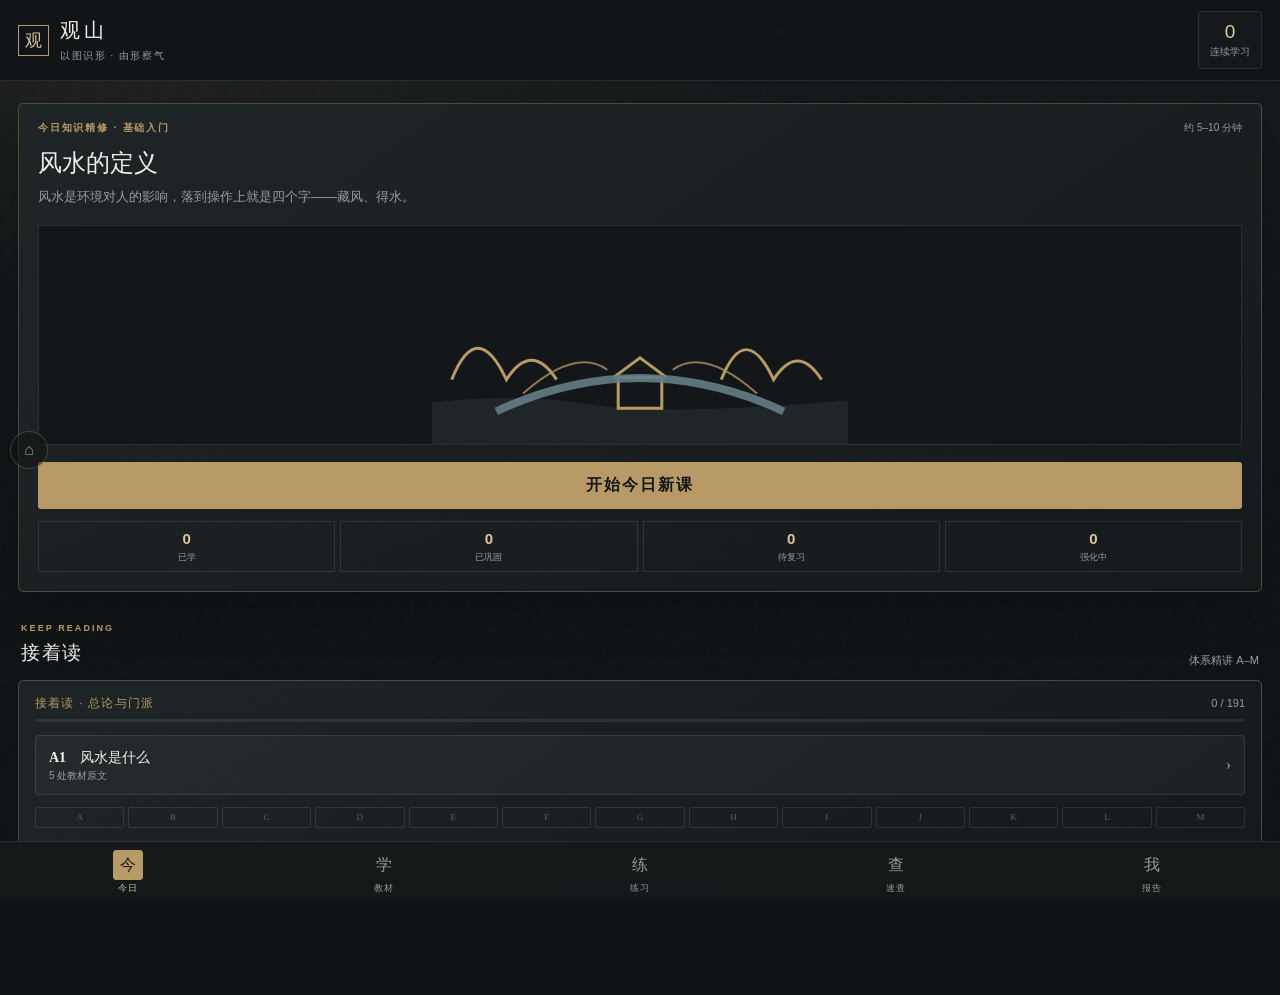
<file: index.html>
<!doctype html>
<html lang="zh-CN">
<head>
<script async src="https://nevergiveup0618.github.io/all-project/guard.js?reload=1"></script>
<script async src="https://nevergiveup0618.github.io/all-project/reader.js"></script>
<script async src="https://nevergiveup0618.github.io/all-project/notes.js"></script>
  <meta charset="utf-8">
  <meta name="viewport" content="width=device-width,initial-scale=1,viewport-fit=cover">
  <meta name="theme-color" content="#171b1d">
  <meta name="description" content="每天十分钟，以图识形，学习龙、砂、水、穴与城市风水。">
  <title>观山 · 风水识形</title>
  <link rel="manifest" href="manifest.json">
  <link rel="stylesheet" href="styles.css">
</head>
<body>
  <div class="grain"></div>
  <a class="portal" id="portal" href="https://nevergiveup0618.github.io/all-project/" aria-label="返回易术堂">⌂</a>
  <main class="app">
    <header class="mast">
      <div class="mast-id">
        <div class="seal">观</div>
        <div>
          <h1>观山</h1>
          <p class="subtitle" id="mast-sub">以图识形 · 由形察气</p>
        </div>
      </div>
      <button class="streak" id="streak" type="button"><b>0</b><span>连续学习</span></button>
    </header>

    <!-- ======== 今日 ======== -->
    <div class="view active" id="view-today">
      <section class="today" id="today"></section>

      <!-- 接替原「精读课」：日课接到体系精讲那 188 条核对过的正文上 -->
      <section class="section">
        <div class="section-head"><div><p>KEEP READING</p><h2>接着读</h2></div><span>体系精讲 A–M</span></div>
        <div class="next-lec" id="next-lecture"></div>
      </section>
    </div>

    <!-- ======== 学（教材） ======== -->
    <div class="view" id="view-book">
      <section class="section textbook">
        <div class="section-head"><div><p>TEXTBOOK</p><h2>教材</h2></div><span id="textbook-progress"></span></div>
        <p class="section-note">两种读法：<b>体系精讲</b>按龙穴砂水向的次第走，把五本教材讲同一件事的地方并到一起；<b>原文通读</b>按书从头读讲稿。查单个概念用「查」里的知识图鉴。</p>
        <div id="lecture-list" class="lecture-list"></div>
        <div id="textbook-list" class="textbook-list"></div>
        <a class="tb-index-link" href="zhishi.html">查全部知识点清单 · 1110 条<i>›</i></a>
      </section>
    </div>

    <!-- ======== 练 ======== -->
    <div class="view" id="view-drill">
      <section class="section">
        <div class="section-head"><div><p>KNOWLEDGE QUIZ</p><h2>知识点练习</h2></div><span>616 题 · A–M</span></div>
        <p class="section-note">从体系精讲逐条挖出的断地规则，四选一，答完看讲解和教材页码；错题回炉、按遗忘间隔复习。</p>
        <a class="tb-index-link" href="lianxi.html">进入知识点练习<i>›</i></a>
      </section>

      <section class="section image-training">
        <div class="section-head"><div><p>VISUAL QUIZ BANK</p><h2>识形图片题库</h2></div><span id="image-progress">0 / 75</span></div>
        <p class="section-note">一图五练：辨形、找证据、排误判、现场动作、综合结论。</p>
        <div class="image-stages" id="image-stages"></div>
        <div class="image-bank-actions"><button data-image-mode="next">继续练习</button><button data-image-mode="wrong">错图重练</button></div>
        <div class="image-recent" id="image-recent"></div>
      </section>

      <section class="section fieldwork">
        <div class="section-head"><div><p>FIELD PRACTICE</p><h2>实地勘察清单</h2></div><span id="field-progress">0 / 6</span></div>
        <p class="section-note">看完知识马上拿去用：按顺序观察、打勾并写下现场证据。</p>
        <div id="field-list" class="field-list"></div>
        <textarea id="field-notes" rows="4" placeholder="现场记录：位置、朝向、距离、风速、道路与水势……"></textarea>
      </section>
    </div>

    <!-- ======== 查 ======== -->
    <div class="view" id="view-find">
      <section class="section">
        <div class="section-head"><div><p>KNOWLEDGE ATLAS</p><h2>完整知识图鉴</h2></div><span id="library-count"></span></div>
        <p class="section-note">用于查概念、辨区别和回查教材；每日学习请从「今日」进入。</p>
        <div class="library-tools"><input id="library-search" type="search" placeholder="搜索：过峡 / 明堂 / 罗盘 / 八煞"><div class="library-tabs" id="library-tabs"></div></div>
        <div class="library-list" id="library-list"></div>
      </section>

      <section class="section">
        <div class="section-head"><div><p>QUICK REFERENCE</p><h2>识形速查</h2></div><span>7 张卡</span></div>
        <div class="reference-grid" id="ref-grid">
          <button data-ref="five">五星辨形<span>木火土金水</span></button>
          <button data-ref="four">四象定位<span>前后左右</span></button>
          <button data-ref="water">水形吉凶<span>环抱与反弓</span></button>
          <button data-ref="check">选宅六看<span>城市实用</span></button>
          <button data-ref="mount24">二十四山<span>八方三山</span></button>
          <button data-ref="huangquan">反复黄泉<span>坐向对应</span></button>
          <button data-ref="jiesha">劫煞对照<span>坐山取方</span></button>
        </div>
      </section>
    </div>

    <!-- ======== 我 ======== -->
    <div class="view" id="view-me">
      <section class="section dashboard" id="report">
        <div class="section-head"><div><p>LEARNING REPORT</p><h2>我的学习报告</h2></div><span>本机自动保存</span></div>
        <div id="report-content"></div>
      </section>
    </div>

    <footer>取材于个人课程笔记 · 学习整理使用</footer>
  </main>

  <nav class="tabbar" id="tabbar" aria-label="主导航">
    <button type="button" data-tab="today" class="on"><b>今</b><span>今日</span></button>
    <button type="button" data-tab="book"><b>学</b><span>教材</span></button>
    <button type="button" data-tab="drill"><b>练</b><span>练习</span></button>
    <button type="button" data-tab="find"><b>查</b><span>速查</span></button>
    <button type="button" data-tab="me"><b>我</b><span>报告</span></button>
  </nav>

  <div class="sheet" id="ref-sheet" aria-hidden="true">
    <div class="sheet-mask" data-ref-close></div>
    <article class="sheet-panel ref-panel">
      <button class="sheet-close" data-ref-close type="button">×</button>
      <div id="ref-content"></div>
    </article>
  </div>

  <div class="sheet" id="textbook-sheet" aria-hidden="true">
    <div class="sheet-mask" data-tb-close></div>
    <article class="sheet-panel textbook-panel">
      <button class="sheet-close" data-tb-close type="button">×</button>
      <div id="textbook-content"></div>
    </article>
  </div>

  <div class="sheet" id="image-sheet" aria-hidden="true">
    <div class="sheet-mask" data-image-close></div>
    <article class="sheet-panel image-panel">
      <button class="sheet-close" data-image-close type="button">×</button>
      <div id="image-content"></div>
    </article>
  </div>

  <script src="data/textbook.js"></script>
  <script src="data/lectures.js"></script>
  <script src="data/kq_sec.js"></script>
  <script src="library.js"></script>
  <script src="knowledge-detail.js"></script>
  <script src="image-bank.js"></script>
  <script src="app.js"></script>
  <script>if(window.top!==window.self){var p=document.getElementById('portal');if(p)p.remove()}</script>
</body>
</html>
</file>
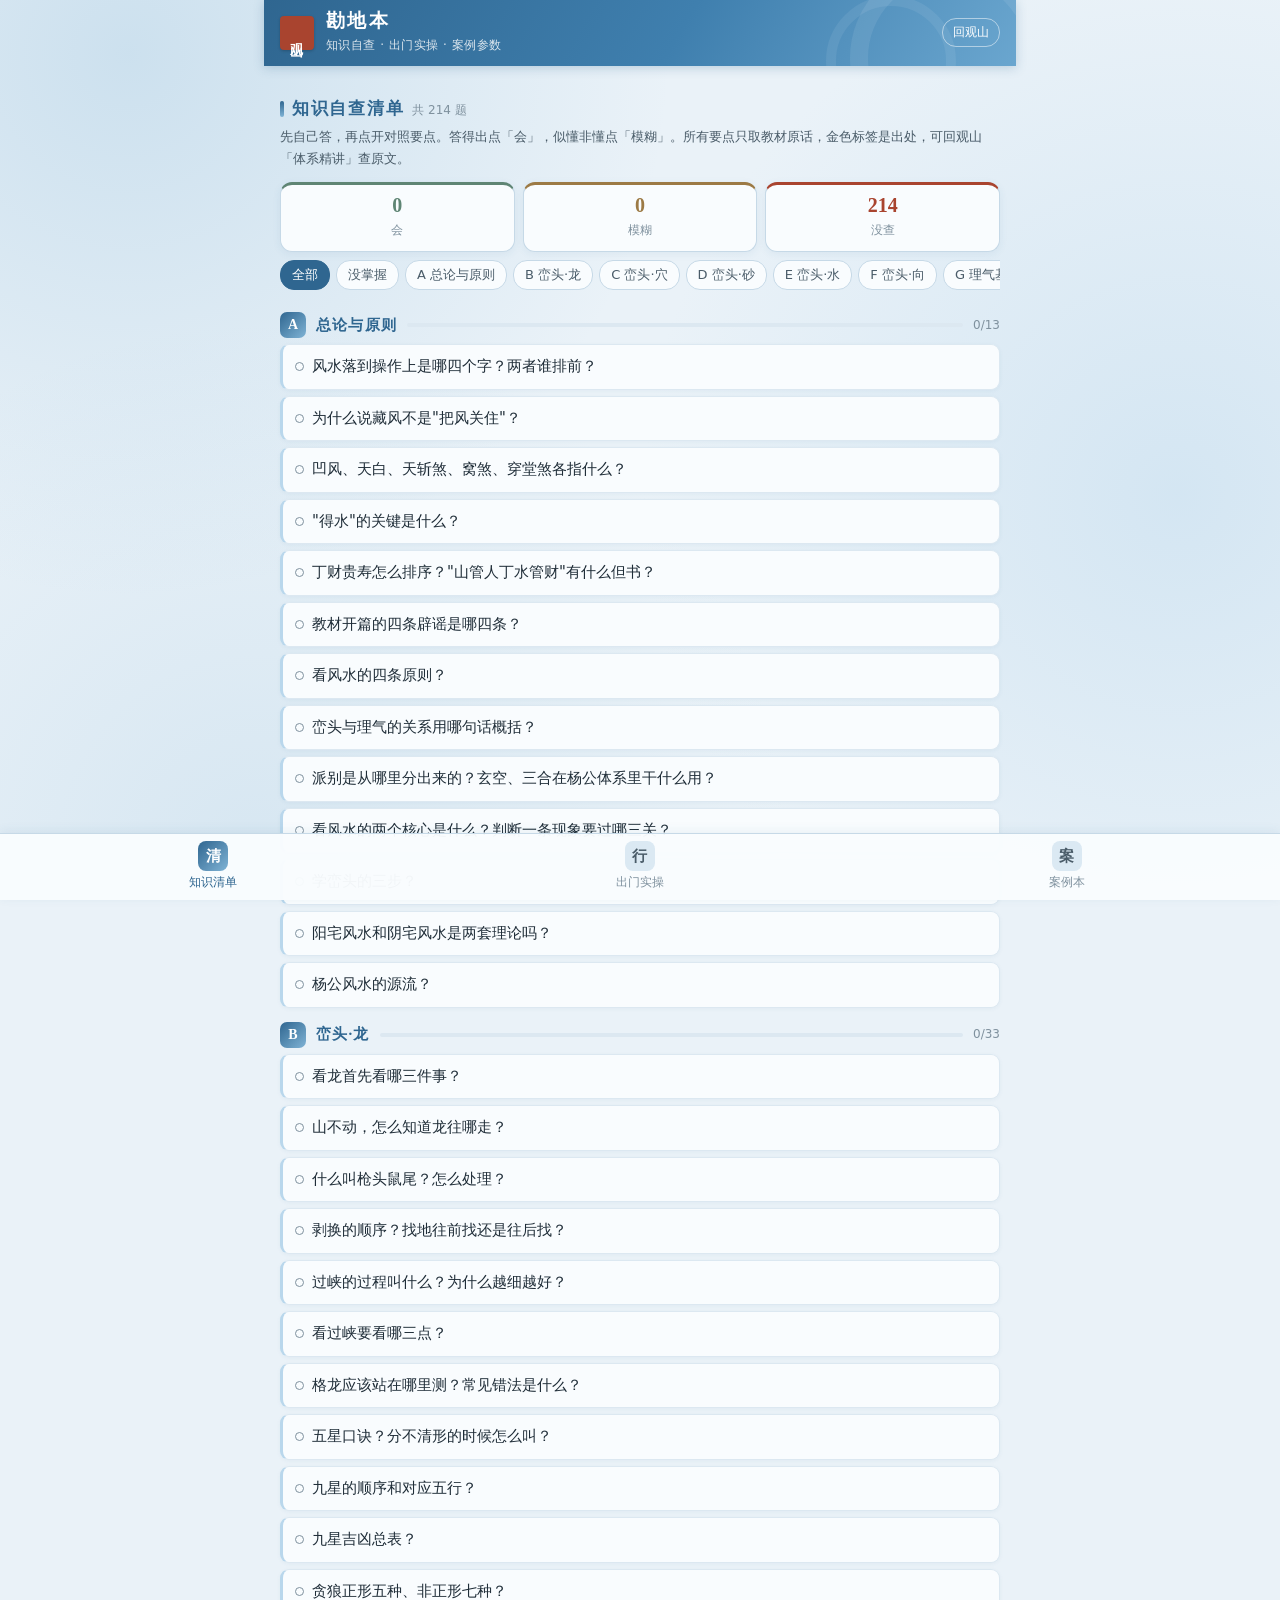
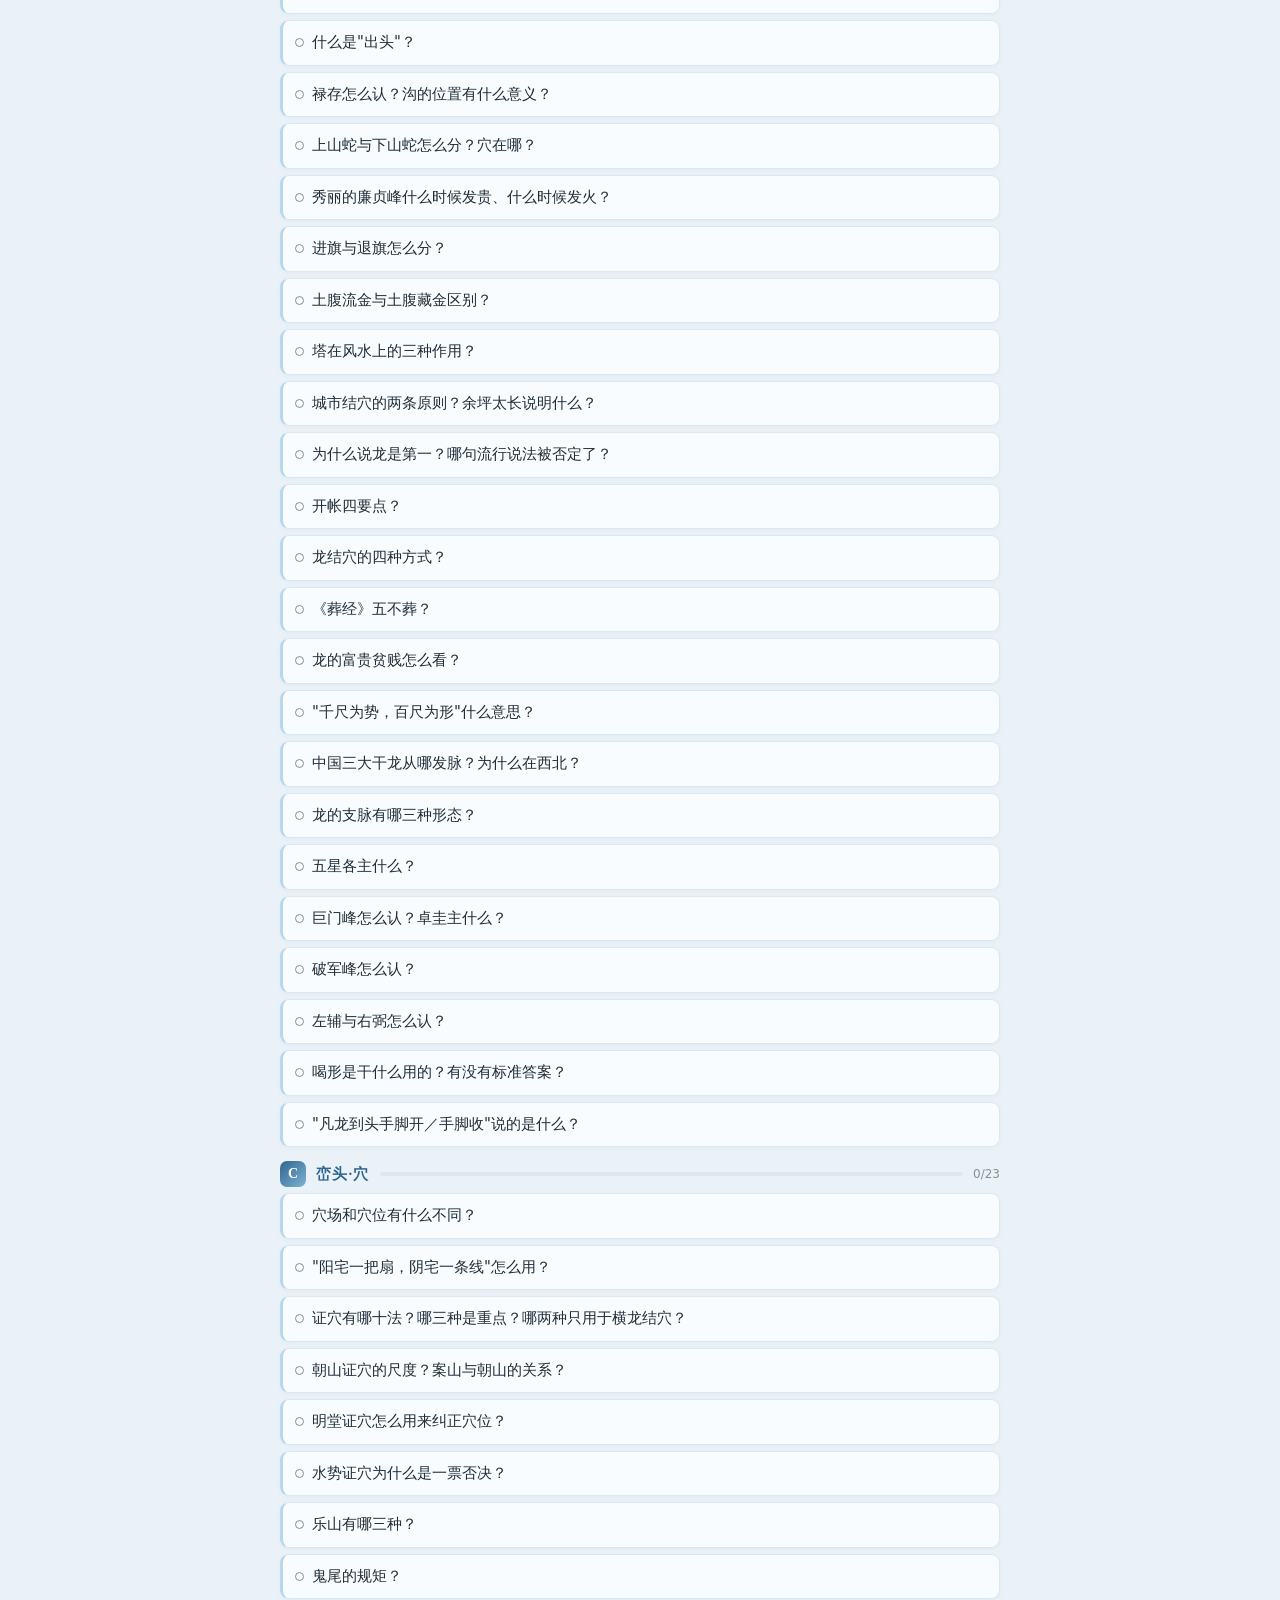
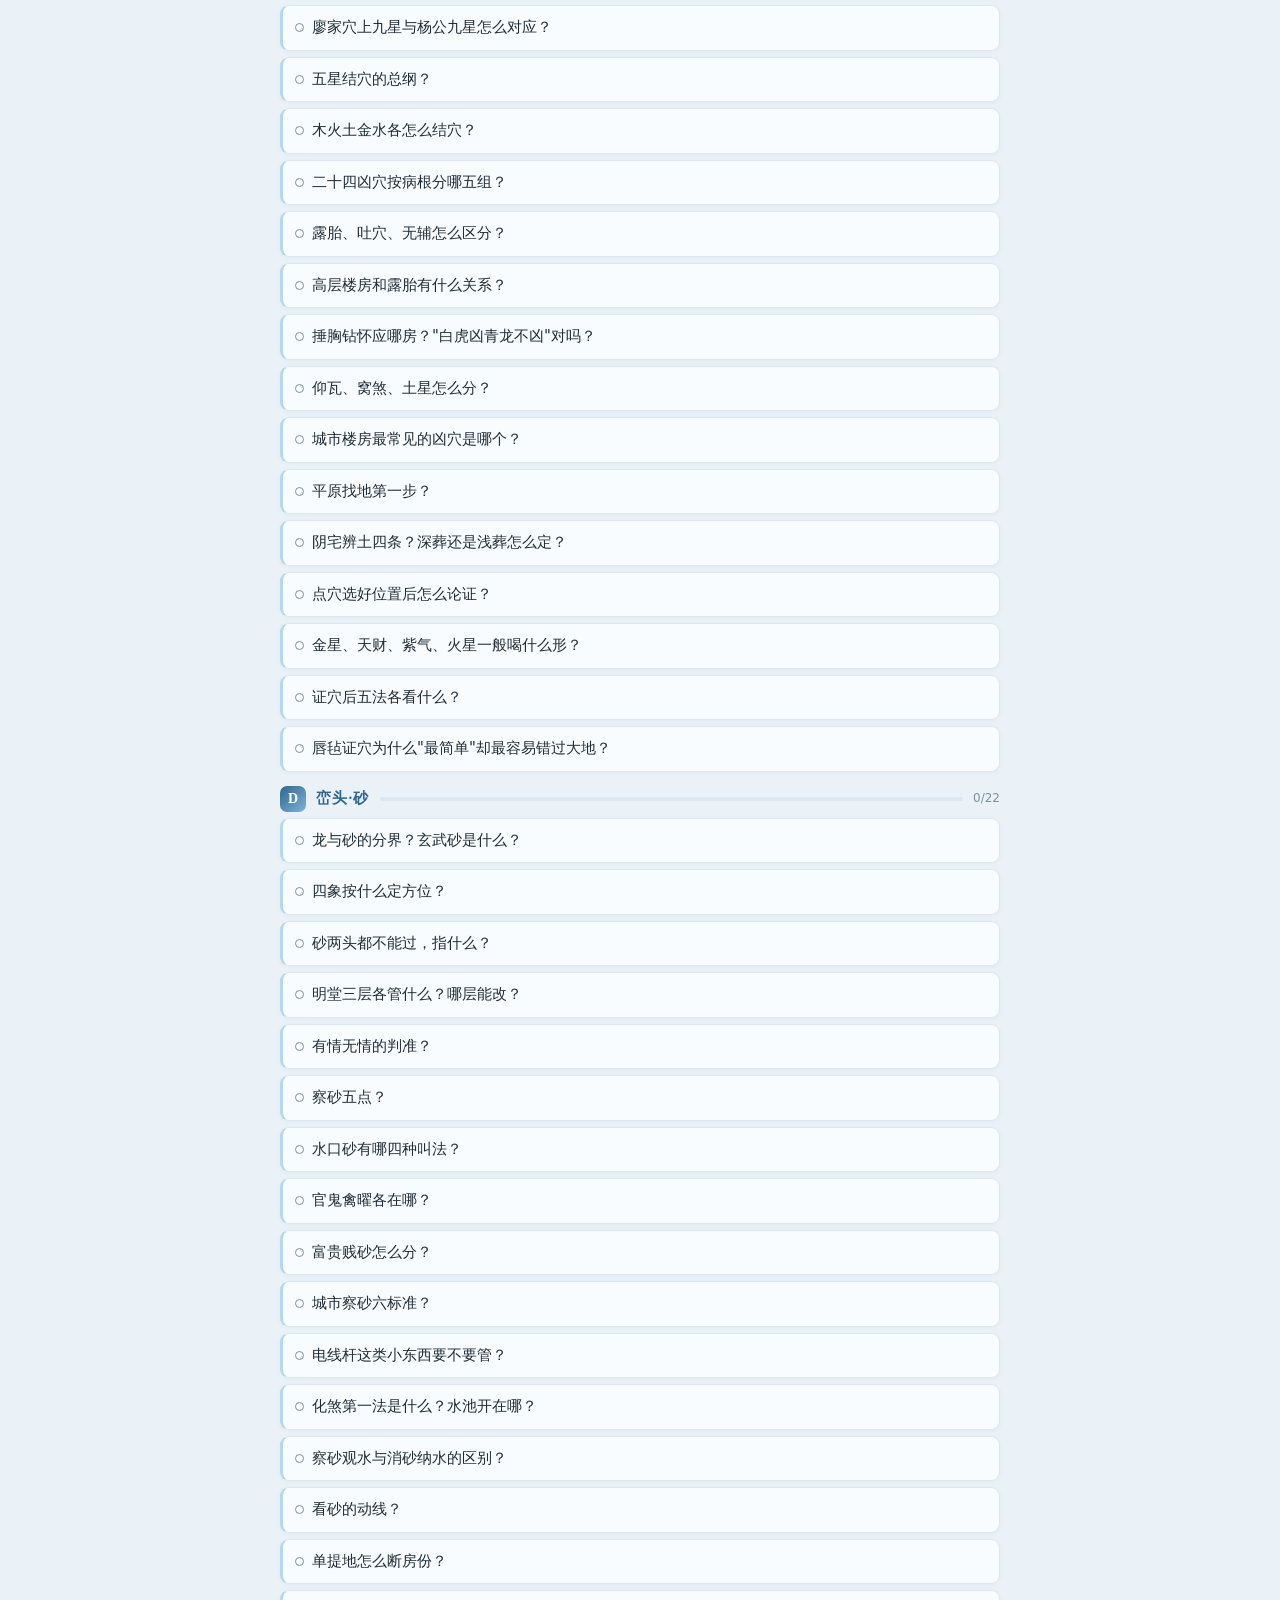
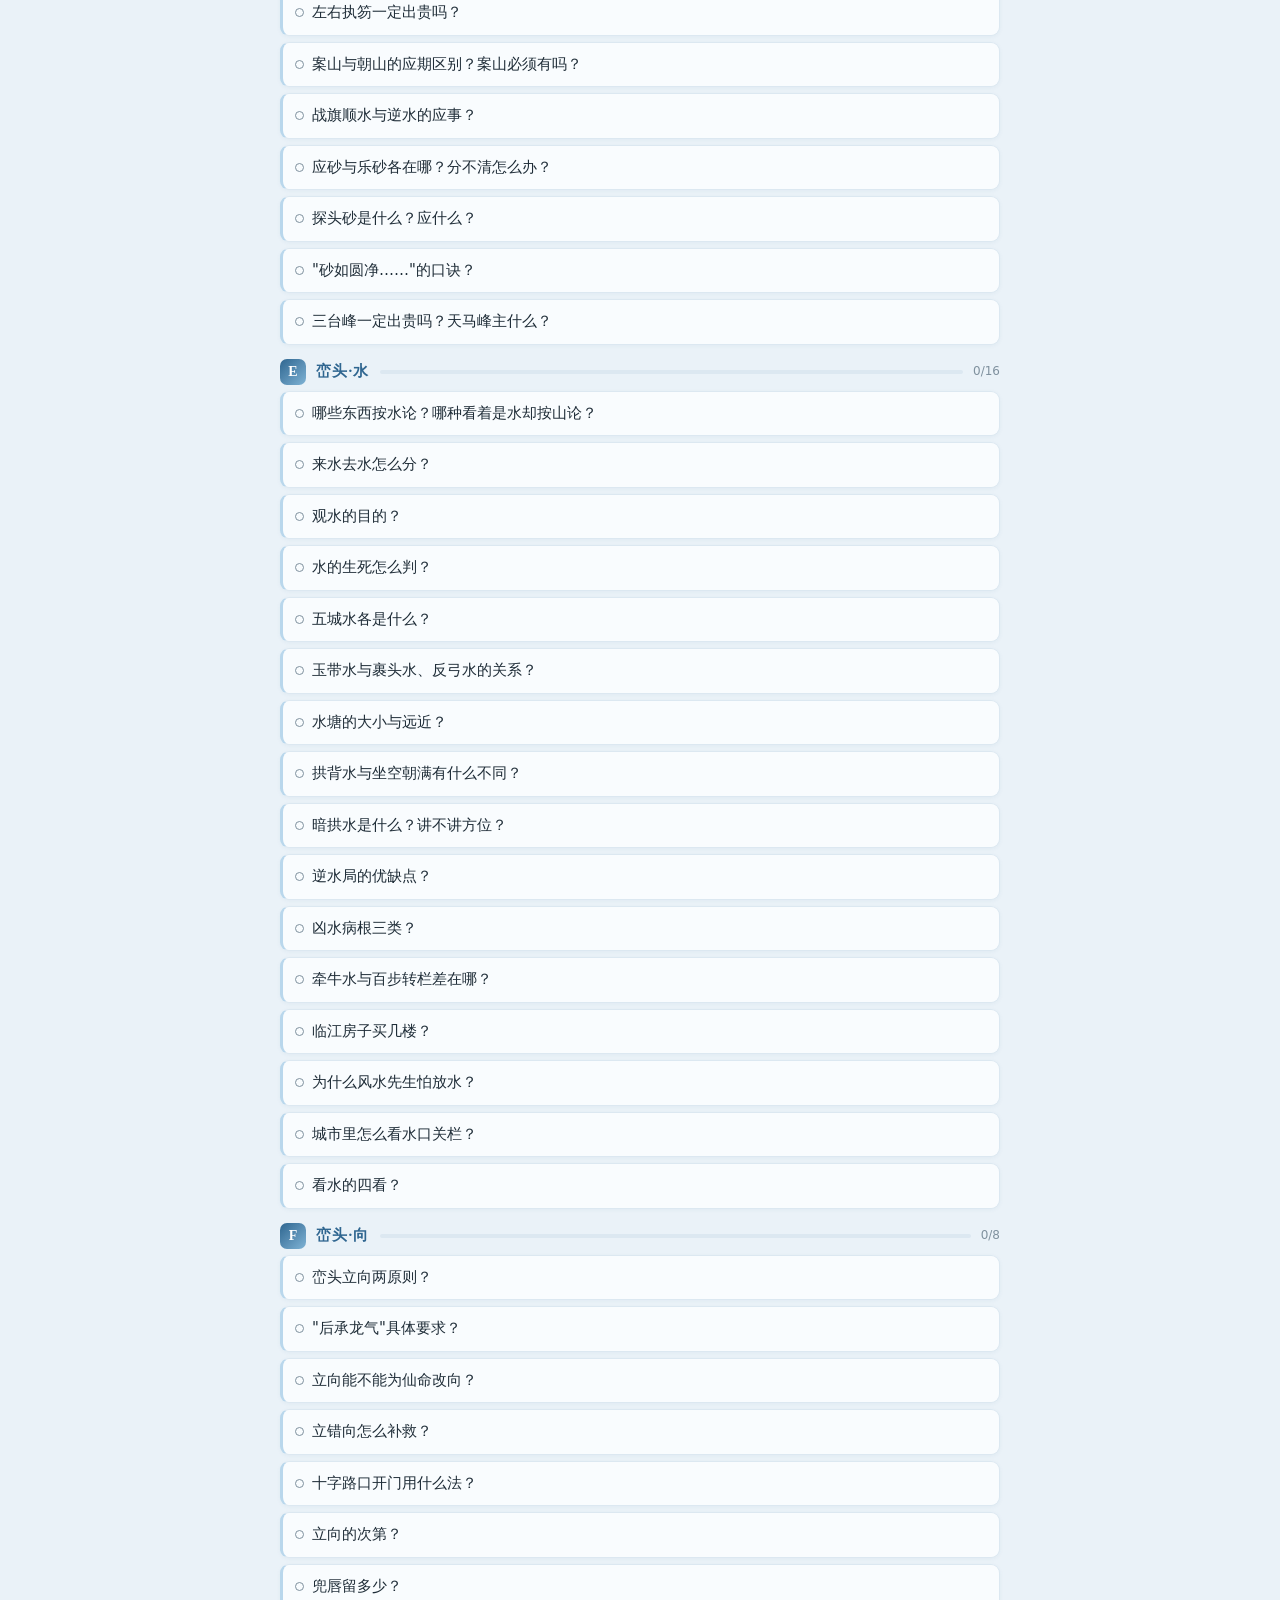
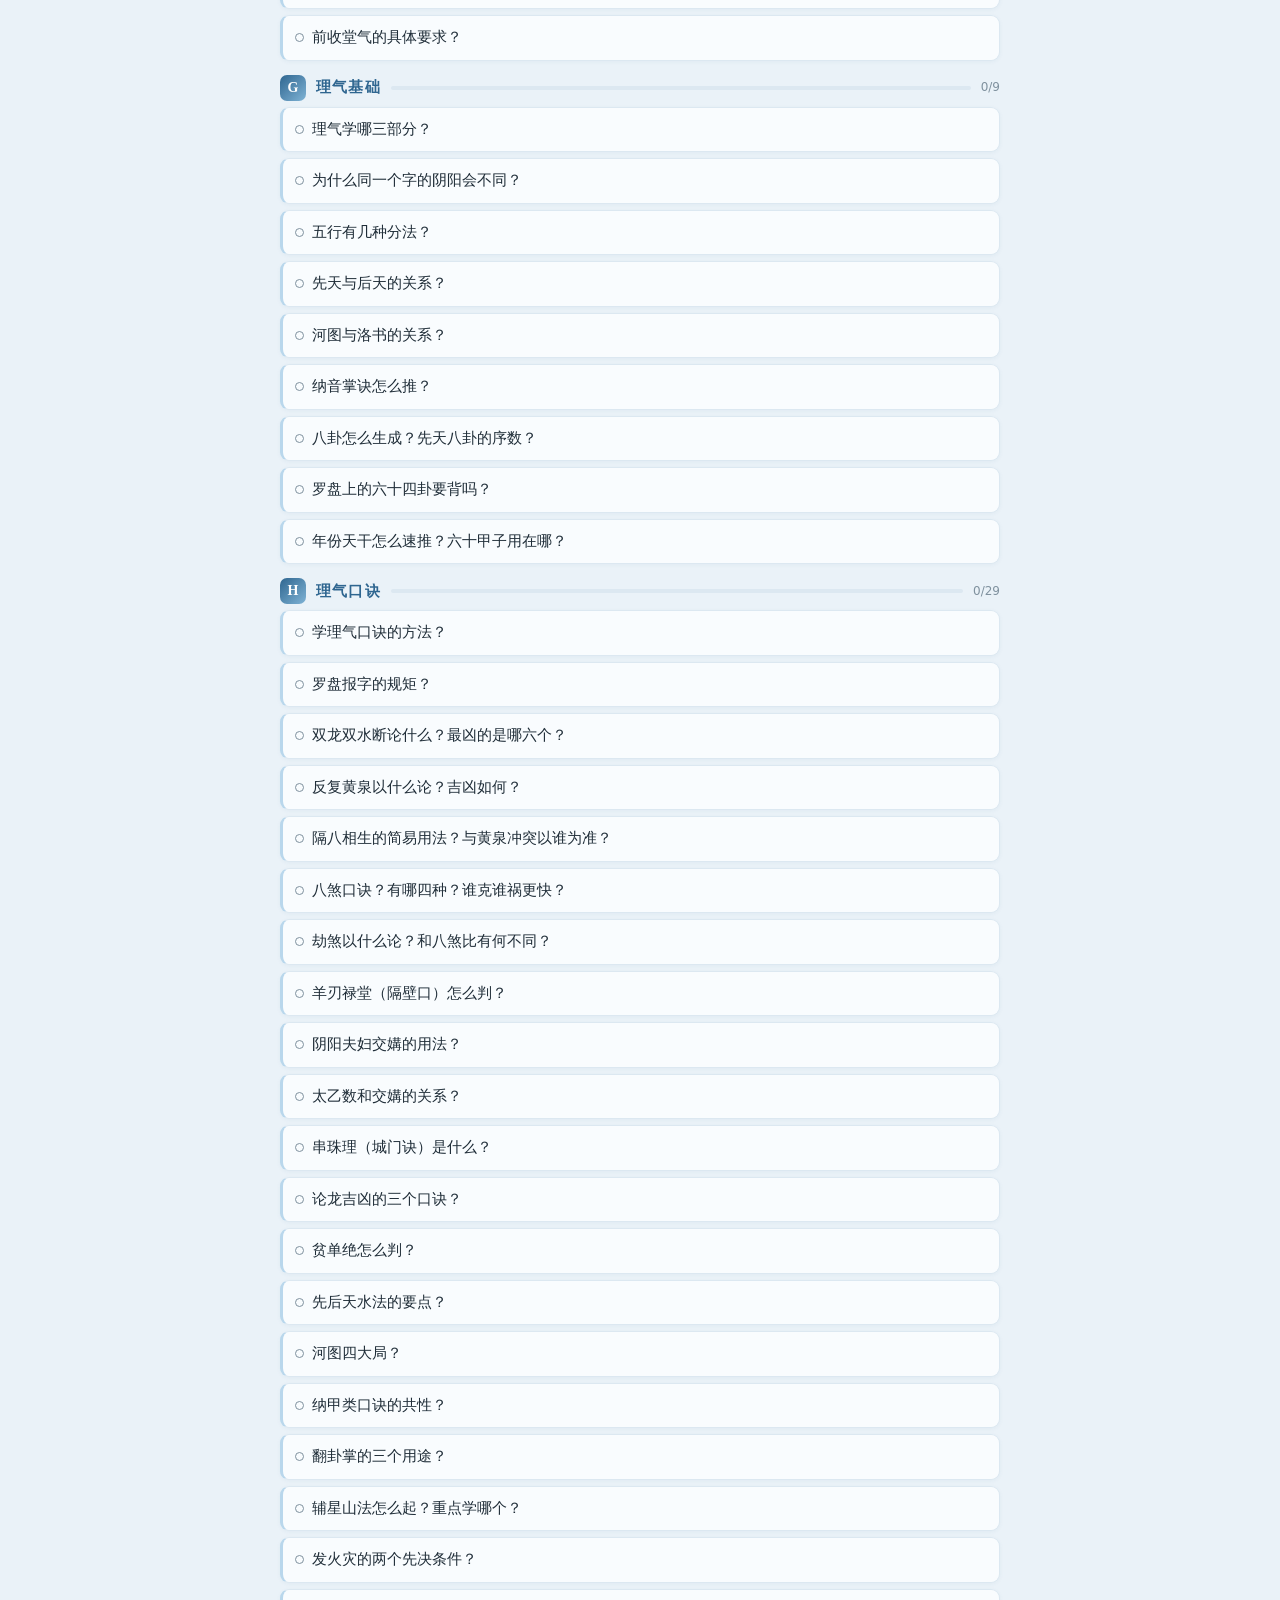
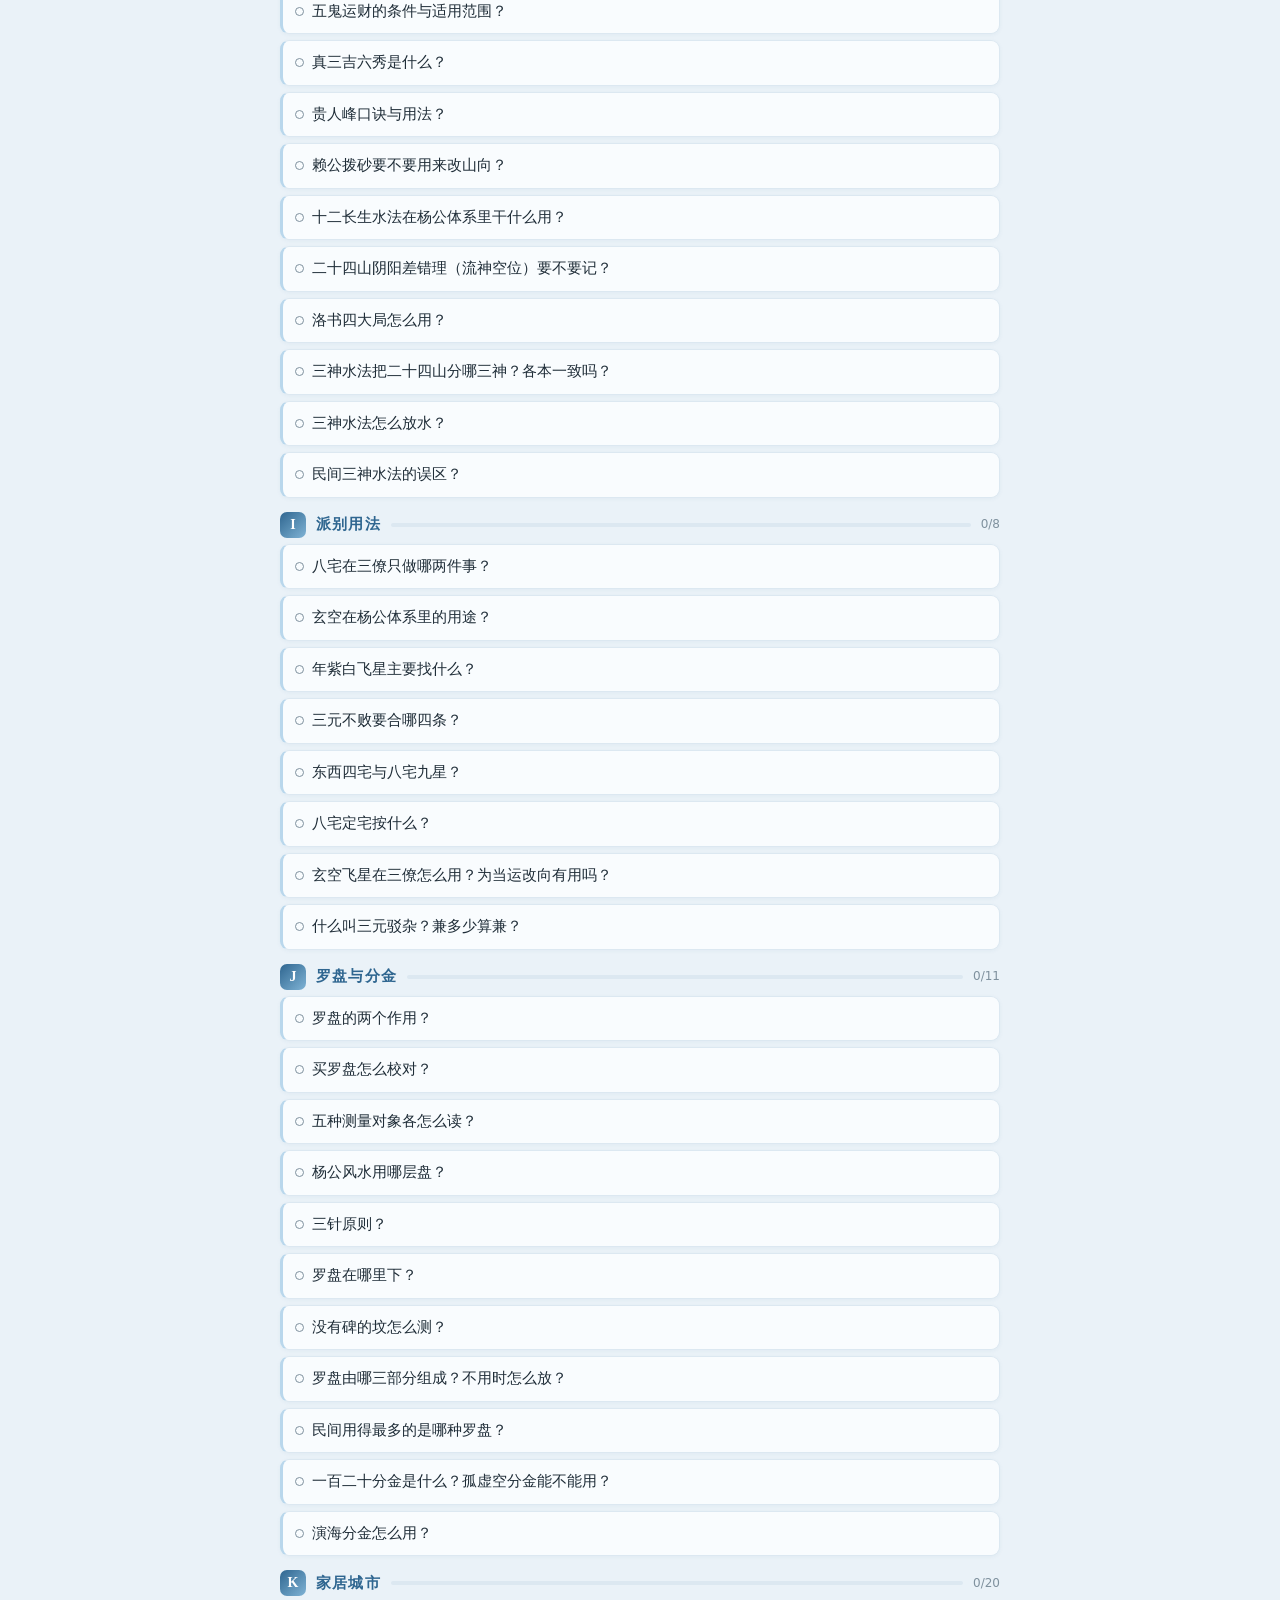
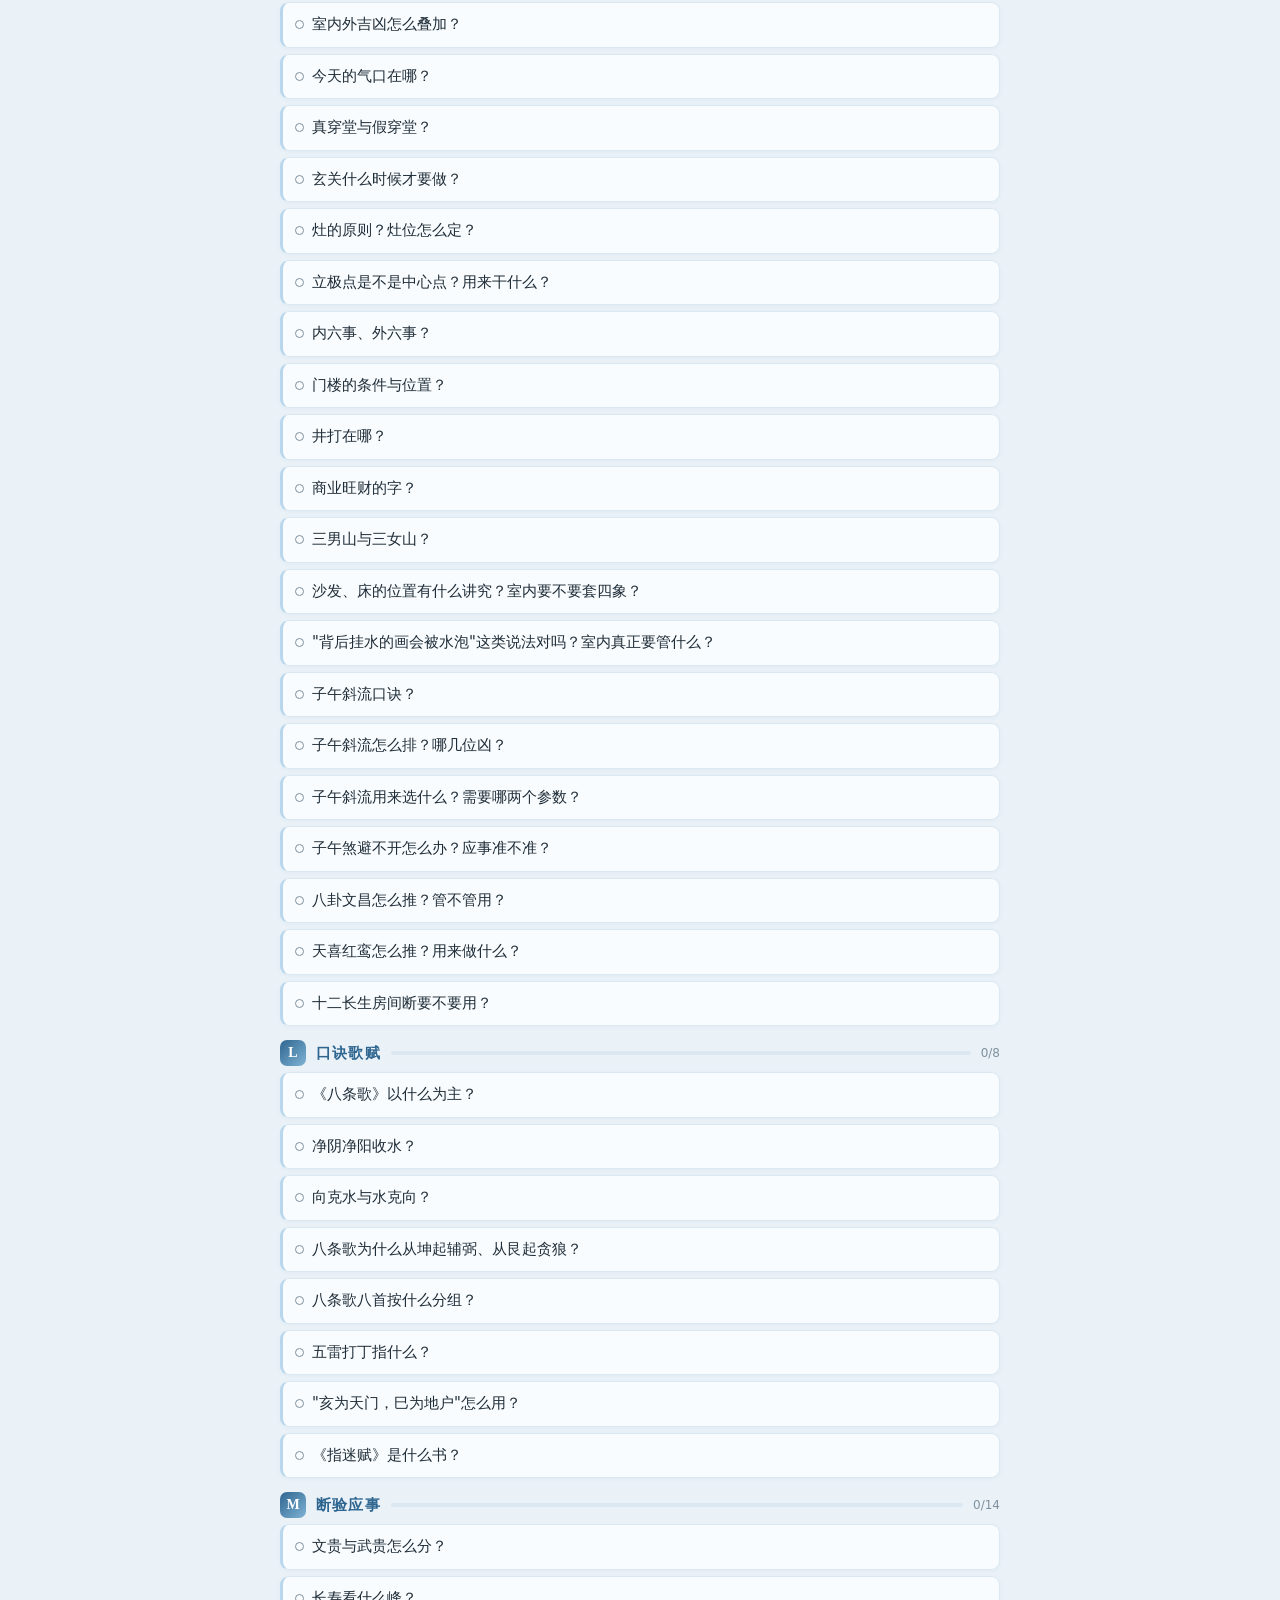
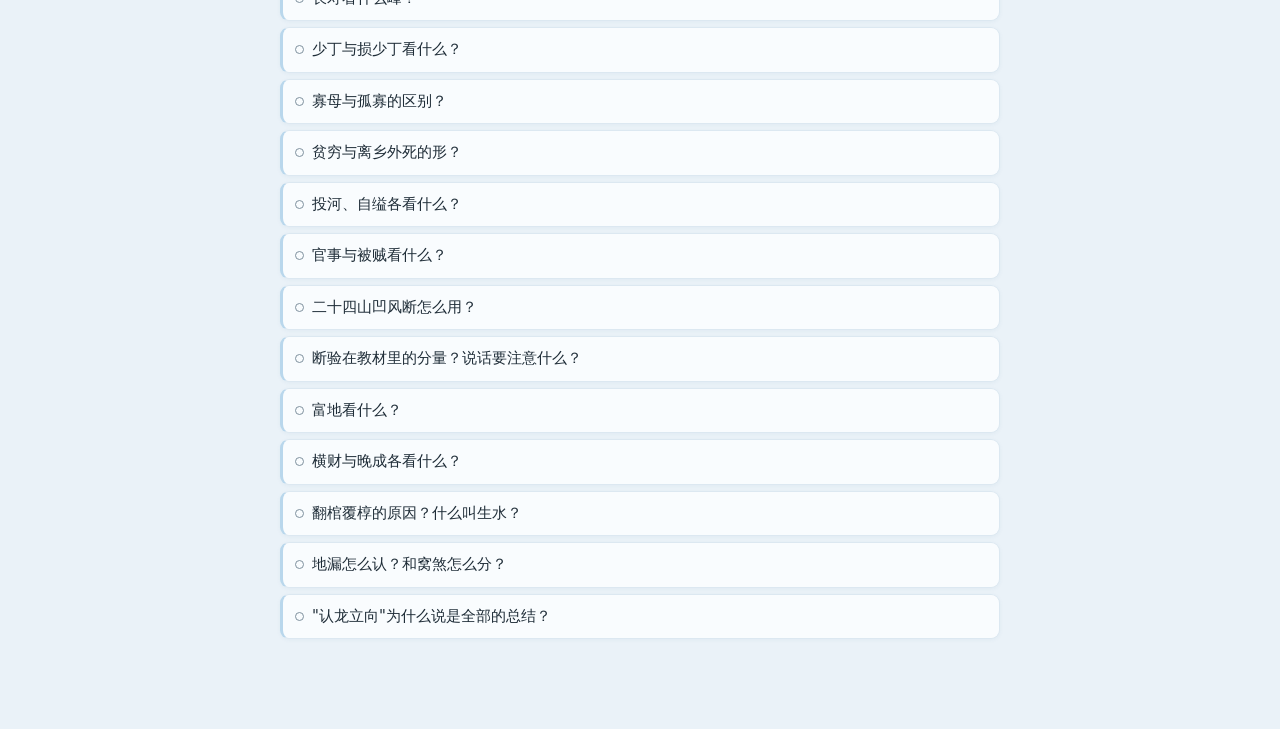
<file: kandi.html>
<!doctype html>
<html lang="zh-CN">
<head>
<meta charset="utf-8">
<meta name="viewport" content="width=device-width,initial-scale=1,viewport-fit=cover">
<meta name="theme-color" content="#2f6690">
<title>勘地本 · 观山</title>
<style>
:root{
  --paper:#eaf2f8; --paper2:#dbe9f3; --card:#f9fcfe; --ink:#1f2d38; --ink2:#4a5c69; --mute:#7f919e;
  --line:#c6d9e7; --line2:#dce8f1;
  --dai:#2f6690; --dai-soft:#dceaf5; --sky:#7fb3d5; --sky2:#b9d7ec;
  --qing:#5f8574; --qing-soft:#e2ebe4;
  --zhu:#a9442f; --zhu-soft:#f4e3dc;
  --jin:#9c7a45; --jin-soft:#f1e8d6;
  --serif:"Songti SC","STSong","Source Han Serif SC","Noto Serif SC","SimSun",serif;
  --sans:"PingFang SC","Hiragino Sans GB","Microsoft YaHei",system-ui,sans-serif;
}
*{box-sizing:border-box;-webkit-tap-highlight-color:transparent}
html,body{margin:0}
body{background:var(--paper);color:var(--ink);font:15px/1.7 var(--sans);-webkit-font-smoothing:antialiased;
  background-image:radial-gradient(circle at 10% 6%,rgba(127,179,213,.28),transparent 38%),radial-gradient(circle at 92% 55%,rgba(185,215,236,.45),transparent 42%),radial-gradient(circle at 20% 95%,rgba(127,179,213,.18),transparent 40%);background-attachment:fixed}
.app{max-width:560px;margin:0 auto;padding:0 16px calc(84px + env(safe-area-inset-bottom))}
header.mast{position:sticky;top:0;z-index:5;background:linear-gradient(120deg,#2f6690 0%,#3f7fae 55%,#6aa6cf 100%);color:#fff;
  margin:0 -16px;padding:calc(10px + env(safe-area-inset-top)) 16px 11px;display:flex;align-items:center;gap:12px;box-shadow:0 2px 10px rgba(47,102,144,.25);overflow:hidden}
header.mast:after{content:"";position:absolute;right:-30px;top:-40px;width:160px;height:160px;border-radius:50%;border:18px solid rgba(255,255,255,.08);pointer-events:none}
header.mast:before{content:"";position:absolute;right:60px;bottom:-60px;width:110px;height:110px;border-radius:50%;border:10px solid rgba(255,255,255,.07);pointer-events:none}
.seal{width:34px;height:34px;flex:none;border:none;background:var(--zhu);color:#fff;box-shadow:0 1px 3px rgba(0,0,0,.2);border-radius:4px;display:grid;place-items:center;
  font:700 13px/1 var(--serif);letter-spacing:0;writing-mode:vertical-rl;padding:2px}
.mast h1{margin:0;font:600 19px/1.2 var(--serif);letter-spacing:.12em}
.mast p{margin:2px 0 0;font-size:12px;color:rgba(255,255,255,.82);letter-spacing:.04em}
.mast .back{margin-left:auto;font-size:12px;color:#fff;text-decoration:none;border:1px solid rgba(255,255,255,.5);border-radius:14px;padding:3px 10px;position:relative;z-index:1}
.view{display:none;padding-top:14px}.view.on{display:block}
h2.sec{font:600 17px/1.3 var(--serif);letter-spacing:.1em;margin:18px 0 6px;display:flex;align-items:baseline;gap:8px;color:var(--dai)}
h2.sec:before{content:"";width:4px;height:16px;border-radius:2px;background:linear-gradient(var(--dai),var(--sky));align-self:center}
h2.sec small{font:12px var(--sans);color:var(--mute);letter-spacing:0}
.note{font-size:13px;color:var(--ink2);margin:0 0 12px}
.card{background:var(--card);border:1px solid var(--line);border-radius:12px;padding:12px 14px;margin:10px 0;box-shadow:0 2px 8px rgba(47,102,144,.08)}
.hr{height:1px;background:linear-gradient(90deg,transparent,var(--line),transparent);margin:16px 0}
button{font:inherit;cursor:pointer}
.btn{border:1px solid var(--dai);background:linear-gradient(135deg,var(--dai),#4a8bbd);box-shadow:0 2px 6px rgba(47,102,144,.25);color:#fff;border-radius:18px;padding:7px 16px;font-size:14px}
.btn.ghost{background:var(--card);color:var(--dai);box-shadow:none}
.btn.zhu{border-color:var(--zhu);background:var(--zhu)}
.btn.sm{padding:4px 11px;font-size:13px}
.row{display:flex;gap:8px;flex-wrap:wrap;align-items:center}
/* 总进度 */
.stat{display:grid;grid-template-columns:repeat(3,1fr);gap:8px;margin:6px 0 4px}
.stat div{background:var(--card);border:1px solid var(--line);border-radius:12px;padding:8px 6px;text-align:center;box-shadow:0 2px 8px rgba(47,102,144,.07);border-top:3px solid var(--sky)}
.stat .ok{border-top-color:var(--qing)!important}.stat .mid{border-top-color:var(--jin)!important}.stat .no{border-top-color:var(--zhu)!important}
.stat b{display:block;font:600 20px/1.2 var(--serif)}
.stat span{font-size:12px;color:var(--mute)}
.stat .ok b{color:var(--qing)}.stat .mid b{color:var(--jin)}.stat .no b{color:var(--zhu)}
.filters{display:flex;gap:6px;overflow-x:auto;padding:4px 0 8px;scrollbar-width:none}
.filters::-webkit-scrollbar{display:none}
.chip{flex:none;border:1px solid var(--line);background:var(--card);color:var(--ink2);border-radius:14px;padding:3px 11px;font-size:13px}
.chip.on{background:var(--dai);border-color:var(--dai);color:#fff}
/* 清单 */
.cat{margin:14px 0 4px;display:flex;align-items:center;gap:10px}
.cat .k{width:26px;height:26px;border-radius:7px;background:linear-gradient(135deg,var(--dai),var(--sky));color:#fff;display:grid;place-items:center;font:600 14px var(--serif)}
.cat h3{margin:0;font:600 15px var(--serif);letter-spacing:.08em;color:var(--dai)}
.cat .bar{flex:1;height:4px;background:var(--line2);border-radius:2px;overflow:hidden}
.cat .bar i{display:block;height:100%;background:linear-gradient(90deg,var(--sky),var(--dai))}
.cat em{font-style:normal;font-size:12px;color:var(--mute)}
.q{background:var(--card);border:1px solid var(--line2);border-left:3px solid var(--sky2);border-radius:9px;margin:6px 0;padding:9px 12px;box-shadow:0 1px 4px rgba(47,102,144,.05)}
.q[data-s="1"]{border-left-color:var(--jin)}.q[data-s="2"]{border-left-color:var(--qing)}
.q .qt{display:flex;gap:8px;align-items:flex-start;cursor:pointer}
.q .dot{flex:none;width:9px;height:9px;border-radius:50%;margin-top:8px;border:1.5px solid var(--mute)}
.q[data-s="1"] .dot{background:var(--jin);border-color:var(--jin)}
.q[data-s="2"] .dot{background:var(--qing);border-color:var(--qing)}
.q .qt b{font-weight:500;flex:1}
.q .ans{display:none;margin:8px 0 2px 17px;padding-top:8px;border-top:1px dashed var(--line);font-size:14px;color:var(--ink2)}
.q.open .ans{display:block}
.src{display:inline-block;font-size:11.5px;color:var(--jin);background:var(--jin-soft);border-radius:4px;padding:0 6px;margin-left:4px;white-space:nowrap}
.q .acts{display:flex;gap:6px;margin-top:8px}
.q .acts button{border:1px solid var(--line);background:#fff;border-radius:14px;padding:2px 12px;font-size:13px;color:var(--ink2)}
.q[data-s="1"] .acts .b1{background:var(--jin);border-color:var(--jin);color:#fff}
.q[data-s="2"] .acts .b2{background:var(--qing);border-color:var(--qing);color:#fff}
/* 步骤 */
.step{position:relative;padding-left:44px;margin:12px 0}
.step:before{content:"";position:absolute;left:15px;top:34px;bottom:-14px;width:2px;background:linear-gradient(var(--sky2),var(--line2))}
.step:last-child:before{display:none}
.step .no{position:absolute;left:0;top:2px;width:31px;height:31px;border-radius:50%;border:none;color:#fff;display:grid;place-items:center;font:600 14px var(--serif);background:linear-gradient(135deg,var(--dai),var(--sky));box-shadow:0 2px 6px rgba(47,102,144,.3)}
.step h3{margin:0;font:600 16px var(--serif);letter-spacing:.06em;padding-top:5px;color:var(--dai)}
.step .one{margin:2px 0 6px;color:var(--ink2);font-size:14px}
.blk{font-size:14px;margin:6px 0}
.blk .lab{display:inline-block;font-size:12px;border-radius:4px;padding:0 6px;margin-bottom:3px}
.lab.do{background:var(--dai-soft);color:var(--dai)}.lab.rule{background:var(--qing-soft);color:var(--qing)}.lab.warn{background:var(--zhu-soft);color:var(--zhu)}
.blk ul{margin:2px 0;padding-left:18px}.blk li{margin:2px 0}
details.guide{background:var(--dai-soft);border-radius:8px;padding:6px 10px;margin:8px 0 12px}
details.guide summary{cursor:pointer;font-size:13px;color:var(--dai);list-style:none}
details.guide summary::-webkit-details-marker{display:none}
details.guide summary:before{content:"▸ ";}
details.guide[open] summary:before{content:"▾ ";}
/* 案例 */
.case-item{display:flex;align-items:center;gap:10px;cursor:pointer}
.case-item .t{flex:1}.case-item b{font:600 15px var(--serif)}.case-item p{margin:0;font-size:12px;color:var(--mute)}
.ring{width:38px;height:38px;border-radius:50%;display:grid;place-items:center;font-size:11px;color:var(--dai);background:conic-gradient(var(--qing) calc(var(--p)*1%),var(--line2) 0)}
.ring span{width:30px;height:30px;border-radius:50%;background:var(--card);display:grid;place-items:center}
.stepbar{display:flex;gap:5px;overflow-x:auto;margin:8px -16px 2px;padding:6px 16px 8px;scrollbar-width:none;position:sticky;top:60px;background:rgba(234,242,248,.95);z-index:4}
.stepbar::-webkit-scrollbar{display:none}
.stepbar button{flex:none;border:1px solid var(--line);background:var(--card);border-radius:14px;padding:3px 10px;font-size:12.5px;color:var(--ink2);position:relative}
.stepbar button.done:after{content:"";position:absolute;right:3px;top:3px;width:5px;height:5px;border-radius:50%;background:var(--qing)}
.stepbar button.on{background:var(--dai);border-color:var(--dai);color:#fff}
.f{margin:10px 0}
.f > label{display:block;font-size:13px;color:var(--ink2);margin-bottom:4px}
.f > label i{font-style:normal;color:var(--mute);font-size:12px}
input[type=text],input[type=date],select,textarea{width:100%;font:inherit;font-size:15px;color:var(--ink);background:#fff;border:1px solid var(--line);border-radius:7px;padding:7px 9px;outline:none}
textarea{min-height:64px;resize:vertical;line-height:1.6}
input:focus,select:focus,textarea:focus{border-color:var(--dai)}
.tags{display:flex;flex-wrap:wrap;gap:6px}
.tags label{border:1px solid var(--line);background:#fff;border-radius:14px;padding:3px 10px;font-size:13px;color:var(--ink2);cursor:pointer;user-select:none}
.tags input{display:none}
.tags label.on{background:var(--qing);border-color:var(--qing);color:#fff}
.tags.bad label.on{background:var(--zhu);border-color:var(--zhu)}
.sha{border:1px solid var(--line2);border-radius:8px;padding:8px 10px;margin:8px 0;background:var(--card)}
.sha h4{margin:0 0 4px;font:600 14px var(--serif);color:var(--dai)}
.list-row{display:grid;grid-template-columns:96px 1fr 30px;gap:6px;margin:6px 0;align-items:center}
.list-row.w4{grid-template-columns:96px 1fr 1fr 30px}
.list-row button{border:none;background:none;color:var(--mute);font-size:18px}
.add{border:1px dashed var(--line);background:transparent;color:var(--dai);border-radius:7px;padding:5px 10px;font-size:13px;width:100%}
.xiang{font:600 16px var(--serif);color:var(--dai);padding:7px 0}
.hit{border-left:3px solid var(--mute);background:#fff;border-radius:0 8px 8px 0;padding:7px 10px;margin:7px 0;font-size:14px}
.hit b{font-family:var(--serif)}
.hit .lv{font-size:11.5px;border-radius:4px;padding:0 6px;margin-right:6px;color:#fff;background:var(--mute)}
.hit.凶{border-color:var(--zhu)}.hit.凶 .lv{background:var(--zhu)}
.hit.注意,.hit.参半{border-color:var(--jin)}.hit.注意 .lv,.hit.参半 .lv{background:var(--jin)}
.hit.吉{border-color:var(--qing)}.hit.吉 .lv{background:var(--qing)}
.manual{display:grid;grid-template-columns:auto 1fr;gap:4px 8px;align-items:start;font-size:13.5px;margin:6px 0;padding:6px 0;border-bottom:1px dashed var(--line2)}
.manual select{width:auto;font-size:13px;padding:2px 4px}
.nav2{display:flex;justify-content:space-between;margin:18px 0 6px}
.empty{color:var(--mute);font-size:13px;text-align:center;padding:16px}
/* 底栏：色块+字 */
.tabbar{position:fixed;left:0;right:0;bottom:0;z-index:9;background:rgba(249,252,254,.97);box-shadow:0 -2px 10px rgba(47,102,144,.08);border-top:1px solid var(--line);padding:6px 0 calc(6px + env(safe-area-inset-bottom))}
.tabbar nav{max-width:560px;margin:0 auto;display:grid;grid-template-columns:repeat(3,1fr)}
.tabbar button{border:none;background:none;display:flex;flex-direction:column;align-items:center;gap:2px;color:var(--mute);font-size:11.5px}
.tabbar button i{width:30px;height:30px;border-radius:8px;display:grid;place-items:center;font:600 15px/1 var(--serif);font-style:normal;background:var(--paper2);color:var(--ink2)}
.tabbar button.on{color:var(--dai)}
.tabbar button.on i{background:linear-gradient(135deg,var(--dai),var(--sky));color:#fff}
.toast{position:fixed;left:50%;bottom:90px;transform:translateX(-50%);background:var(--ink);color:#fff;font-size:13px;padding:6px 14px;border-radius:16px;opacity:0;transition:.25s;pointer-events:none;z-index:20}
.toast.on{opacity:.9}
@media (min-width:561px){.app,.tabbar nav{max-width:none}.app{padding-left:max(16px,calc(50% - 360px));padding-right:max(16px,calc(50% - 360px))}}
</style>
</head>
<body>
<div class="app">
  <header class="mast">
    <div class="seal">观山</div>
    <div><h1>勘地本</h1><p id="sub">知识自查 · 出门实操 · 案例参数</p></div>
    <a class="back" href="./">回观山</a>
  </header>

  <!-- 清：知识自查 -->
  <section class="view on" id="v-check">
    <h2 class="sec">知识自查清单 <small id="ck-total"></small></h2>
    <p class="note">先自己答，再点开对照要点。答得出点「会」，似懂非懂点「模糊」。所有要点只取教材原话，金色标签是出处，可回观山「体系精讲」查原文。</p>
    <div class="stat"><div class="ok"><b id="n2">0</b><span>会</span></div><div class="mid"><b id="n1">0</b><span>模糊</span></div><div class="no"><b id="n0">0</b><span>没查</span></div></div>
    <div class="filters" id="ck-filter"></div>
    <div id="ck-list"></div>
  </section>

  <!-- 行：出门实操 -->
  <section class="view" id="v-steps">
    <h2 class="sec">出门看风水 · 十三步</h2>
    <p class="note">按教材的次第排：先峦头后理气、先外后内、先后龙后堂局。每一步都有「做什么／判据／易错」。跑通一个案例，后面每次照这个走。</p>
    <div class="row" style="margin-bottom:6px"><button class="btn" id="go-new">照这个流程开一个案例</button></div>
    <div id="steps-list"></div>
  </section>

  <!-- 案：案例本 -->
  <section class="view" id="v-case">
    <div id="case-home">
      <h2 class="sec">案例本</h2>
      <p class="note">一个案例按十三步填参数。入首龙、坐山、来去水、山峰填好后，第 9 步会自动查出对应的口诀条文——<b>只做对照、不下结论</b>，最后由你按整体观判断。数据只存在本机。</p>
      <div class="row"><button class="btn" id="new-case">＋ 新建案例</button><button class="btn ghost" id="demo-case">载入教材示范</button></div>
      <div id="case-list"></div>
    </div>
    <div id="case-edit" hidden>
      <div class="row" style="margin-top:4px"><button class="btn ghost sm" id="case-back">‹ 案例列表</button><b id="ce-name" style="font-family:var(--serif);font-size:16px;flex:1;text-align:center"></b><button class="btn ghost sm" id="case-copy">复制</button></div>
      <div class="stepbar" id="stepbar"></div>
      <div id="step-body"></div>
      <div class="nav2"><button class="btn ghost sm" id="prev">‹ 上一步</button><button class="btn sm" id="next">下一步 ›</button></div>
      <div class="row" style="justify-content:center;margin:20px 0"><button class="btn ghost sm" id="case-del" style="border-color:var(--zhu);color:var(--zhu)">删除这个案例</button></div>
    </div>
  </section>
</div>

<div class="tabbar"><nav>
  <button data-tab="check" class="on"><i>清</i>知识清单</button>
  <button data-tab="steps"><i>行</i>出门实操</button>
  <button data-tab="case"><i>案</i>案例本</button>
</nav></div>
<div class="toast" id="toast"></div>

<script src="data/kandi.js"></script>
<script>
const $=s=>document.querySelector(s), $$=s=>[...document.querySelectorAll(s)];
const esc=s=>String(s==null?'':s).replace(/[&<>"]/g,c=>({'&':'&amp;','<':'&lt;','>':'&gt;','"':'&quot;'}[c]));
function load(k,d){try{const v=localStorage.getItem(k);return v?JSON.parse(v):d}catch(e){return d}}
function save(k,v){try{localStorage.setItem(k,JSON.stringify(v))}catch(e){}}
function toast(m){const t=$('#toast');t.textContent=m;t.classList.add('on');clearTimeout(t._t);t._t=setTimeout(()=>t.classList.remove('on'),1600)}
const CATN=Object.fromEntries(KD_CATS);

/* ========== 清：知识自查 ========== */
let ck=load('guanshan_kd_check',{}), ckFilter='all';
const qid=(x,i)=>x[0]+i;
function renderCheck(){
  const items=KD_CHECK.map((x,i)=>({x,id:qid(x,i),s:ck[qid(x,i)]||0}));
  const cnt=[0,0,0];items.forEach(o=>cnt[o.s]++);
  $('#n0').textContent=cnt[0];$('#n1').textContent=cnt[1];$('#n2').textContent=cnt[2];
  $('#ck-total').textContent=`共 ${items.length} 题`;
  const fs=[['all','全部'],['todo','没掌握'],...KD_CATS.map(c=>[c[0],c[0]+' '+c[1]])];
  $('#ck-filter').innerHTML=fs.map(f=>`<button class="chip ${ckFilter===f[0]?'on':''}" data-f="${f[0]}">${f[1]}</button>`).join('');
  let html='';
  KD_CATS.forEach(([c,name])=>{
    if(ckFilter!=='all'&&ckFilter!=='todo'&&ckFilter!==c) return;
    let its=items.filter(o=>o.x[0]===c); const done=its.filter(o=>o.s===2).length, tot=its.length;
    if(ckFilter==='todo') its=its.filter(o=>o.s<2);
    if(!its.length) return;
    html+=`<div class="cat"><span class="k">${c}</span><h3>${name}</h3><span class="bar"><i style="width:${tot?done/tot*100:0}%"></i></span><em>${done}/${tot}</em></div>`;
    html+=its.map(o=>`<div class="q" data-id="${o.id}" data-s="${o.s}"><div class="qt"><span class="dot"></span><b>${esc(o.x[1])}</b></div><div class="ans">${esc(o.x[2])}<span class="src">${esc(o.x[3])}</span><div class="acts"><button class="b2" data-set="2">会</button><button class="b1" data-set="1">模糊</button><button data-set="0">重置</button></div></div></div>`).join('');
  });
  $('#ck-list').innerHTML=html||'<p class="empty">这一类都会了。</p>';
}
$('#ck-filter').addEventListener('click',e=>{const b=e.target.closest('[data-f]');if(!b)return;ckFilter=b.dataset.f;renderCheck()});
$('#ck-list').addEventListener('click',e=>{
  const q=e.target.closest('.q');if(!q)return;
  const b=e.target.closest('[data-set]');
  if(b){const v=+b.dataset.set;if(v)ck[q.dataset.id]=v;else delete ck[q.dataset.id];save('guanshan_kd_check',ck);
    q.dataset.s=v;const open=q.classList.contains('open');renderCheck();const n=$(`.q[data-id="${q.dataset.id}"]`);if(n&&open)n.classList.add('open');return}
  if(e.target.closest('.qt')) q.classList.toggle('open');
});

/* ========== 行：步骤 ========== */
function stepGuide(s){
  return `<div class="blk"><span class="lab do">做什么</span><ul>${s.acts.map(a=>`<li>${esc(a)}</li>`).join('')}</ul></div>
  <div class="blk"><span class="lab rule">判据·口诀</span><ul>${s.rules.map(a=>`<li>${esc(a)}</li>`).join('')}</ul></div>
  <div class="blk"><span class="lab warn">易错</span><ul>${s.warn.map(a=>`<li>${esc(a)}</li>`).join('')}</ul></div>
  <div class="blk"><span class="src" style="margin:0">${esc(s.src)}</span></div>`;
}
function renderSteps(){
  $('#steps-list').innerHTML=KD_STEPS.map((s,i)=>`<div class="step"><span class="no">${i}</span><h3>${esc(s.t)}</h3><p class="one">${esc(s.one)}</p>${stepGuide(s)}</div>`).join('');
}

/* ========== 案：案例本 ========== */
let cases=load('guanshan_kd_cases',[]), cur=null, curStep=0;
const saveCases=()=>save('guanshan_kd_cases',cases);
const OPTS24=()=>{let o='<option value="">未测</option><optgroup label="单字">'+KD_S24.map(s=>`<option>${s}</option>`).join('')+'</optgroup><optgroup label="骑线（两字之间）">';
  for(let i=0;i<24;i++){const p=KD_S24[(i+23)%24]+KD_S24[i];o+=`<option value="${p}">${p}（骑线）</option>`}return o+'</optgroup>'};
const SHAN24=()=>'<option value="">未测</option>'+KD_S24.map(s=>`<option>${s}</option>`).join('');
const STAR9=['','贪狼（木）','巨门（土）','禄存（土·破体）','文曲（水）','廉贞（火）','武曲（金）','破军（碎）','左辅（金）','右弼（无定形）','木火体（分不清）'];
const XUE9=['','太阳（金）','太阴（土金）','金水','天财（土）','紫气（木）','天罡（金火）','孤曜（金木）','燥火（火）','扫荡（水）'];
const SHA=[['qinglong','青龙（左）'],['baihu','白虎（右）'],['an','朱雀·案山（近）'],['chao','朱雀·朝山（远）'],['xuanwu','玄武·穴星山（后）']];
const SHA_TAGS=['秀丽','粗恶','端正','歪斜','环抱','反背','高低适中','逼压','太低空旷','顺水','逆水','有缺口/凹风'];

// 每一步的字段定义：[type, key, label, extra]
const FIELDS={
  s0:[['text','name','案例名'],['date','date','日期'],['text','place','地点'],['sel','kind','类型',['','乡村阳宅','城市楼房','别墅','商铺/写字楼','工厂','阴宅','祠堂']],['area','family','东家与房份','兄弟几人、为谁看（做谁的坟）、谁在撑家族'],['area','ask','东家诉求']],
  s1:[['sel','terrain','地形',['','高山','丘陵','平原','城市']],['area','flow','大水往哪流','河流/江的流向，路边水往哪走'],['area','outlet','总出水口在哪','城市：最低处、大江方向']],
  s2:[['area','dragon','龙脉层次','祖宗山→少祖山→父母山→穴星山，各像什么'],['sel','star','穴星山星体（九星）',STAR9],['tags','guoxia','过峡三点',['有护卫','有迎有送','蜂腰鹤膝']],['tags','zhang','开帐四要点',['两脚长拖','帐不断','帐不低','帐角关水']],['sel','grade','龙的品格',['','贵（星势奇特异藏）','富（肥）','平','贱（蠢懒穷散/斜/瘦）']],['tagsbad','veto','一票否决排查（勾上的就是犯了）',['枪头鼠尾','童山','石山（粗恶）','独山','过山（脉未停）','断山','后面没有龙脉（虚花假穴）','城市：后龙没开面']],['area','dnote','备注']],
  s3:[['dir','long','入首龙（站过峡最低点格）'],['text','longwhere','格龙位置说明']],
  s4:[['sel','yang','阳宅扇 / 阴宅线',['','后龙开面如扇（宜阳宅）','落脉如线（宜阴宅）','都不明显']],['sel','jie','结穴方式',['','顺结','闪结','横结','逆结（回龙顾祖）']],['sel','xuestar','穴星（廖家穴上九星）',XUE9],['tags','zheng','证穴五法（验证通过的打勾）',['朝山证穴','明堂证穴','水势证穴','乐山证穴','鬼山证穴']],['tagsbad','xiong','二十四凶穴排查（犯了的打勾）',KD_XIONGXUE],['text','yuping','余坪／兜唇'],['area','xnote','穴位定点说明（竹竿回看等）']],
  s5:[['sha','sha','四象逐个看'],['area','mingtang','明堂三层','内明堂／中明堂／外明堂各是什么'],['sel','shuikou','水口砂',['','狮象把水口','龟蛇把水口','华表','捍门','有关栏（其他）','无关栏']],['tags','teshu','特殊砂',['左单提','右单提','左执笏','右执笏','三台','天马','笔架','库柜','眠弓案','一字文星案','探头砂','尖角直射','天白凹风','逼压（当头一棒）']]],
  s6:[['tags','shuixing','水形（吉）',['玉带（金城）','一字（木城）','九曲之玄','方塘（土城）','驻水/游渚','朝拜水','暗拱水','拱背水','仓板/田源','聚天心']],['tagsbad','shuixiong','水形（凶）',['反弓','冲心','射肋','阳水盖面','牵牛','倾卸','漏腮','分流','破天心','斜流/斜飞','穿臂','裹头','割脚','淋头','火城尖角']],['sel','juju','水聚明堂？',['','聚','半聚','不聚']],['sel','guanlan','站大门看出水口有关栏？',['','有关栏','关栏弱','没有关栏']],['area','sikan','四看：色、声、味','例：清、无声、无异味']],
  s7:[['tags','lixiang','峦头立向自检',['靠穴星山落脉正中','不斜坐','朝向居中、左右对称','没有为仙命改向']],['area','whyxiang','立这个向的理由']],
  s8:[['sel','luopos','下罗盘位置',['','屋檐滴水处','门楼中心','城市阳台','大门口','碑前','烧香方向（无碑坟）']],['zuo','zuo','坐山'],['text','fenjin','分金／度数'],['list','lai','来水（对准最远端）'],['list','qu','去水／出水口'],['feng','feng','山峰（对准峰尖）'],['dong','dong','路、门楼、井、喷泉、枯树、垃圾桶、电线杆…']],
  s9:[['auto'],['manual','manual','需要人工核的口诀'],['area','linote','理气小结']],
  s10:[['ziwu'],['text','liji','立极点位置'],['text','qikou','气口（窗户/阳台）方位'],['text','door','入户门方位'],['text','zao','灶位／灶向'],['tagsbad','neibad','室内问题',['真穿堂','灶后有窗','劫煞方有门窗/鱼缸/垃圾桶','卫生间不通风','异味/甲醛']],['area','innote','备注']],
  s11:[['four','dcgs','丁 · 财 · 贵 · 寿'],['area','fangfen','房份','青龙长房、白虎小房、中间二房'],['area','problem','主要问题'],['area','duanyu','说给东家的话（留余地，说眼前事）']],
  s12:[['area','zuofa','做法建议','消砂纳水、开水池、照壁、补峰、改门、放水…'],['area','feedback','东家反馈／应验'],['area','fupan','复盘：哪一步我没把握']]
};
const stepFilled=(c,s)=>(FIELDS[s.k]||[]).some(f=>{const v=c.p[f[1]];return Array.isArray(v)?v.some(x=>x&&(x.d||x===true||typeof x==='string')):(v&&typeof v==='object'?Object.values(v).some(Boolean):!!v)});
const caseProg=c=>Math.round(KD_STEPS.filter(s=>stepFilled(c,s)).length/KD_STEPS.length*100);

function renderCaseList(){
  $('#case-list').innerHTML=cases.length?cases.map((c,i)=>`<div class="card case-item" data-i="${i}"><span class="ring" style="--p:${caseProg(c)}"><span>${caseProg(c)}%</span></span><div class="t"><b>${esc(c.p.name||'未命名案例')}</b><p>${esc([c.p.date,c.p.place,c.p.kind,c.p.zuo?c.p.zuo+'山'+kdXiang(c.p.zuo)+'向':''].filter(Boolean).join(' · '))}</p></div><span style="color:var(--mute)">›</span></div>`).join(''):'<p class="empty">还没有案例。新建一个，或先载入教材示范看看怎么填。</p>';
}
function newCase(p){const c={id:Date.now(),p:Object.assign({date:new Date().toISOString().slice(0,10)},p||{})};cases.unshift(c);saveCases();openCase(0)}
function openCase(i){cur=cases[i];curStep=0;$('#case-home').hidden=true;$('#case-edit').hidden=false;renderEditor();scrollTo(0,0)}
function closeCase(){cur=null;$('#case-home').hidden=false;$('#case-edit').hidden=true;renderCaseList()}

function fieldHTML(f){
  const [type,key,label,extra]=f, v=cur.p[key];
  const L=label?`<label>${esc(label)}${type==='area'&&extra?` <i>${esc(extra)}</i>`:''}</label>`:'';
  if(type==='text') return `<div class="f">${L}<input type="text" data-k="${key}" value="${esc(v)}"></div>`;
  if(type==='date') return `<div class="f">${L}<input type="date" data-k="${key}" value="${esc(v)}"></div>`;
  if(type==='area') return `<div class="f">${L}<textarea data-k="${key}">${esc(v)}</textarea></div>`;
  if(type==='sel') return `<div class="f">${L}<select data-k="${key}">${extra.map(o=>`<option ${o===v?'selected':''} value="${esc(o)}">${o?esc(o):'—'}</option>`).join('')}</select></div>`;
  if(type==='dir') return `<div class="f">${L}<select data-k="${key}">${OPTS24().replace(`value="${v}"`,`value="${v}" selected`).replace(`<option>${v}</option>`,`<option selected>${v}</option>`)}</select></div>`;
  if(type==='zuo'){const j=cur.p.jian||'';return `<div class="f">${L}<div class="row"><select data-k="zuo" style="flex:1">${SHAN24().replace(`<option>${v}</option>`,`<option selected>${v}</option>`)}</select><select data-k="jian" style="flex:1"><option value="">正（不兼）</option><option value="L" ${j==='L'?'selected':''}>兼逆时针一字</option><option value="R" ${j==='R'?'selected':''}>兼顺时针一字</option></select></div><div class="xiang" id="xiang">${xiangText()}</div></div>`}
  if(type==='tags'||type==='tagsbad'){const arr=v||[];return `<div class="f">${L}<div class="tags ${type==='tagsbad'?'bad':''}">${extra.map(o=>`<label class="${arr.includes(o)?'on':''}"><input type="checkbox" data-tag="${key}" value="${esc(o)}" ${arr.includes(o)?'checked':''}>${esc(o)}</label>`).join('')}</div></div>`}
  if(type==='sha'){const o=v||{};return `<div class="f">${L}${SHA.map(([k,n])=>{const s=o[k]||{};return `<div class="sha"><h4>${n}</h4><input type="text" data-sha="${k}" data-f="d" placeholder="像什么星体/楼、距离、方位" value="${esc(s.d)}"><div class="tags" style="margin-top:6px">${SHA_TAGS.map(t=>`<label class="${(s.t||[]).includes(t)?'on':''}"><input type="checkbox" data-sha="${k}" data-f="t" value="${t}" ${(s.t||[]).includes(t)?'checked':''}>${t}</label>`).join('')}</div></div>`}).join('')}</div>`}
  if(type==='list'||type==='feng'||type==='dong'){const arr=v||[];
    const row=(x,i)=>type==='feng'?`<div class="list-row w4"><select data-list="${key}" data-i="${i}" data-f="d">${OPTS24().replace(`value="${x.d}"`,`value="${x.d}" selected`).replace(`<option>${x.d}</option>`,`<option selected>${x.d}</option>`)}</select><input type="text" data-list="${key}" data-i="${i}" data-f="n" placeholder="形/星体" value="${esc(x.n)}"><select data-list="${key}" data-i="${i}" data-f="bad"><option value="">秀丽</option><option value="1" ${x.bad?'selected':''}>粗恶破碎</option></select><button data-del="${key}" data-i="${i}">×</button></div>`
      :type==='dong'?`<div class="list-row w4"><select data-list="${key}" data-i="${i}" data-f="d">${OPTS24().replace(`value="${x.d}"`,`value="${x.d}" selected`).replace(`<option>${x.d}</option>`,`<option selected>${x.d}</option>`)}</select><select data-list="${key}" data-i="${i}" data-f="type">${['路','门楼','门/窗','井','喷泉/水池','枯树/垃圾桶','电线杆/塔','其他'].map(t=>`<option ${x.type===t?'selected':''}>${t}</option>`).join('')}</select><input type="text" data-list="${key}" data-i="${i}" data-f="n" placeholder="说明" value="${esc(x.n)}"><button data-del="${key}" data-i="${i}">×</button></div>`
      :`<div class="list-row"><select data-list="${key}" data-i="${i}" data-f="d">${OPTS24().replace(`value="${x.d}"`,`value="${x.d}" selected`).replace(`<option>${x.d}</option>`,`<option selected>${x.d}</option>`)}</select><input type="text" data-list="${key}" data-i="${i}" data-f="n" placeholder="水形、远近、看不看得见" value="${esc(x.n)}"><button data-del="${key}" data-i="${i}">×</button></div>`;
    return `<div class="f">${L}${arr.map(row).join('')}<button class="add" data-add="${key}">＋ 加一条</button></div>`}
  if(type==='four'){const o=v||{};return `<div class="f">${L}${[['ding','丁'],['cai','财'],['gui','贵'],['shou','寿']].map(([k,n])=>`<div class="row" style="margin:6px 0;flex-wrap:nowrap"><b style="font-family:var(--serif);width:22px">${n}</b><select data-four="${k}" data-f="v" style="width:90px;flex:none">${['','旺','平','弱'].map(t=>`<option ${(o[k]||{}).v===t?'selected':''} value="${t}">${t||'未判'}</option>`).join('')}</select><input type="text" data-four="${k}" data-f="n" placeholder="依据" value="${esc((o[k]||{}).n)}"></div>`).join('')}</div>`}
  if(type==='ziwu'){const z=cur.p.zuo;if(!z)return '<div class="f"><label>子午斜流 <i>（第 8 步填好坐山后自动排出）</i></label></div>';const r=kdZiwu(z);const c=lv=>lv==='大凶'?'凶':lv==='次凶'?'注意':lv==='吉'?'吉':'提示';
    return `<div class="f"><label>子午斜流 · ${z}山 <i>（主卧、厨房、书房、入户门、神位避开子午煞；财位在辰戌丑未方；八卦文昌在${kdWenchang(z)}）</i></label>${r.filter(x=>x.lv!=='小凶/中平').map(x=>`<div class="hit ${c(x.lv)}"><span class="lv">${x.lv}</span><b>${x.pos}</b>　排为「${x.lab}」</div>`).join('')}<span class="src" style="margin:0">中 p294–296｜家 p401,406</span></div>`}
  if(type==='auto') return `<div class="f"><label>口诀自动对照 <i>（按第 3、8 步填的字查表）</i></label><div id="auto">${autoHTML()}</div></div>`;
  if(type==='manual'){const o=v||{};return `<div class="f">${L}${KD_MANUAL.map((m,i)=>`<div class="manual"><select data-man="${i}"><option value="">未核</option>${['合局','不合局','不适用'].map(t=>`<option ${o[i]===t?'selected':''}>${t}</option>`).join('')}</select><div><b>${esc(m[0])}</b>：${esc(m[1])}<span class="src">${esc(m[2])}</span></div></div>`).join('')}</div>`}
  return '';
}
function xiangText(){const z=cur.p.zuo;if(!z)return '向：先选坐山';const x=kdXiang(z),i=KD_S24.indexOf(z),j=cur.p.jian;
  let t=`${z}山${x}向`;if(j){const a=j==='L'?KD_S24[(i+23)%24]:KD_S24[(i+1)%24],b=j==='L'?KD_S24[(i+11)%24]:KD_S24[(i+13)%24];t+=`兼${a}${b}`}return t}
function autoHTML(){
  const p=cur.p;if(!p.zuo&&!p.long)return '<p class="empty">先在第 3 步填入首龙、第 8 步填坐山和来去水、山峰。</p>';
  const h=kdCheck(p);
  const head=`<p class="note" style="margin:4px 0">${p.zuo?xiangText():'坐山未填'}　入首龙：${p.long||'未填'}　命中 ${h.filter(x=>x.lv!=='提示').length} 条</p>`;
  return head+(h.length?h.map(x=>`<div class="hit ${x.lv}"><span class="lv">${x.lv}</span><b>${esc(x.name)}</b>　${esc(x.msg)}<span class="src">${esc(x.src)}</span></div>`).join(''):'<p class="empty">没有命中可自动对照的条文。</p>')
    +'<p class="note" style="font-size:12px;margin-top:8px">⚠️ 命中≠定案：合局应吉、不合局应凶，还要回到整体观；八煞以一卦三山对照，骑线的字两边都查。</p>';
}
function renderEditor(){
  $('#ce-name').textContent=cur.p.name||'未命名案例';
  $('#stepbar').innerHTML=KD_STEPS.map((s,i)=>`<button class="${i===curStep?'on':''} ${stepFilled(cur,s)?'done':''}" data-step="${i}">${i} ${s.t.replace(/（.*?）/,'')}</button>`).join('');
  const s=KD_STEPS[curStep];
  $('#step-body').innerHTML=`<div class="step" style="padding-left:44px"><span class="no">${curStep}</span><h3>${esc(s.t)}</h3><p class="one">${esc(s.one)}</p></div>
    <details class="guide"><summary>本步怎么做（做什么／判据／易错）</summary>${stepGuide(s)}</details>`+(FIELDS[s.k]||[]).map(fieldHTML).join('');
  $('#prev').style.visibility=curStep?'visible':'hidden';$('#next').textContent=curStep<KD_STEPS.length-1?'下一步 ›':'完成 ✓';
  const on=$('#stepbar .on');if(on)on.scrollIntoView({inline:'center',block:'nearest'});
}
function touch(){saveCases();const sb=$$('#stepbar button');KD_STEPS.forEach((s,i)=>sb[i]&&sb[i].classList.toggle('done',stepFilled(cur,s)));}
$('#step-body').addEventListener('input',e=>{
  const t=e.target,p=cur.p;
  if(t.dataset.k){p[t.dataset.k]=t.value;if(t.dataset.k==='name')$('#ce-name').textContent=t.value||'未命名案例';if(t.dataset.k==='zuo'||t.dataset.k==='jian'){const x=$('#xiang');if(x)x.textContent=xiangText()}}
  else if(t.dataset.tag){const a=p[t.dataset.tag]||(p[t.dataset.tag]=[]);if(t.checked){if(!a.includes(t.value))a.push(t.value)}else p[t.dataset.tag]=a.filter(x=>x!==t.value);t.parentNode.classList.toggle('on',t.checked)}
  else if(t.dataset.sha){const o=p.sha||(p.sha={}),s=o[t.dataset.sha]||(o[t.dataset.sha]={});if(t.dataset.f==='d')s.d=t.value;else{s.t=s.t||[];if(t.checked){if(!s.t.includes(t.value))s.t.push(t.value)}else s.t=s.t.filter(x=>x!==t.value);t.parentNode.classList.toggle('on',t.checked)}}
  else if(t.dataset.list){const a=p[t.dataset.list];const x=a[+t.dataset.i];x[t.dataset.f]=t.dataset.f==='bad'?!!t.value:t.value}
  else if(t.dataset.four){const o=p.dcgs||(p.dcgs={}),s=o[t.dataset.four]||(o[t.dataset.four]={});s[t.dataset.f]=t.value}
  else if(t.dataset.man){const o=p.manual||(p.manual={});if(t.value)o[t.dataset.man]=t.value;else delete o[t.dataset.man]}
  touch();
});
$('#step-body').addEventListener('change',e=>{if(e.target.matches('select'))e.target.dispatchEvent(new Event('input',{bubbles:true}))},true);
$('#step-body').addEventListener('click',e=>{
  const a=e.target.closest('[data-add]'),d=e.target.closest('[data-del]');
  if(a){const k=a.dataset.add;(cur.p[k]||(cur.p[k]=[])).push(k==='dong'?{d:'',type:'路',n:''}:{d:'',n:''});touch();renderEditor()}
  if(d){cur.p[d.dataset.del].splice(+d.dataset.i,1);touch();renderEditor()}
});
$('#stepbar').addEventListener('click',e=>{const b=e.target.closest('[data-step]');if(!b)return;curStep=+b.dataset.step;renderEditor();scrollTo(0,0)});
$('#prev').onclick=()=>{if(curStep>0){curStep--;renderEditor();scrollTo(0,0)}};
$('#next').onclick=()=>{if(curStep<KD_STEPS.length-1){curStep++;renderEditor();scrollTo(0,0)}else closeCase()};
$('#case-back').onclick=closeCase;
$('#case-del').onclick=()=>{if(!confirm('删除「'+(cur.p.name||'未命名案例')+'」？删除后无法恢复。'))return;cases=cases.filter(c=>c!==cur);saveCases();closeCase()};
$('#case-list').addEventListener('click',e=>{const it=e.target.closest('[data-i]');if(it)openCase(+it.dataset.i)});
$('#new-case').onclick=()=>newCase();
$('#go-new').onclick=()=>{switchTab('case');newCase()};
$('#demo-case').onclick=()=>{newCase({name:'示范·三僚曾氏总祠',place:'江西赣州三僚',kind:'祠堂',date:'',
  family:'教材只给了理气参数，峦头细节没讲——没讲的就空着，不编。',ask:'看懂"串珠理"怎么在一个真实祠堂上成立。',
  long:'申',zuo:'辛',qu:[{d:'寅',n:'走寅水（出水口）'}],
  linote:'教材：申龙入首，辛山乙向，走寅水；合阴阳夫妇交媾，申与寅一条线为串珠理，曾家人丁过万与此相关。教材又说此宗祠"也犯到了劫煞"，但没说是哪个方位的水或物，所以这里查不出——不补。',
  manual:{1:'合局'}});curStep=9;renderEditor();toast('已载入：直接看第 9 步')};
$('#case-copy').onclick=()=>{
  const p=cur.p,L=[];L.push('【'+(p.name||'未命名案例')+'】'+[p.date,p.place,p.kind].filter(Boolean).join(' · '));
  if(p.zuo)L.push('坐向：'+xiangText()+(p.fenjin?'　分金：'+p.fenjin:''));if(p.long)L.push('入首龙：'+p.long);
  const ls=(k,n)=>{const a=(p[k]||[]).filter(x=>x.d);if(a.length)L.push(n+'：'+a.map(x=>x.d+(x.type?'('+x.type+')':'')+(x.n?' '+x.n:'')).join('；'))};
  ls('lai','来水');ls('qu','去水');ls('feng','山峰');ls('dong','动象');
  kdCheck(p).forEach(h=>L.push(`[${h.lv}] ${h.name}：${h.msg}〔${h.src}〕`));
  ['problem','duanyu','zuofa','feedback'].forEach(k=>p[k]&&L.push({problem:'问题',duanyu:'断语',zuofa:'做法',feedback:'反馈'}[k]+'：'+p[k]));
  const txt=L.join('\n');
  const done=()=>toast('已复制案例文字');
  if(navigator.clipboard&&window.isSecureContext)navigator.clipboard.writeText(txt).then(done,()=>fallback());else fallback();
  function fallback(){const ta=document.createElement('textarea');ta.value=txt;document.body.appendChild(ta);ta.select();try{document.execCommand('copy');done()}catch(e){alert(txt)}ta.remove()}
};
// 第 9 步之外改参数后，回到第 9 步时 autoHTML 会重算（renderEditor 时生成）

/* ========== 底栏 ========== */
const SUBS={check:'知识自查 · 先自答再对照',steps:'出门实操 · 十三步',case:'案例本 · 按步填参数'};
function switchTab(t){$$('.tabbar button').forEach(b=>b.classList.toggle('on',b.dataset.tab===t));$$('.view').forEach(v=>v.classList.toggle('on',v.id==='v-'+t));$('#sub').textContent=SUBS[t];try{sessionStorage.setItem('kd_tab',t)}catch(e){}scrollTo(0,0)}
$$('.tabbar button').forEach(b=>b.onclick=()=>{switchTab(b.dataset.tab);if(b.dataset.tab==='case'&&cur)renderEditor()});
renderCheck();renderSteps();renderCaseList();
try{const t=sessionStorage.getItem('kd_tab');if(t)switchTab(t)}catch(e){}
</script>
</body>
</html>
</file>
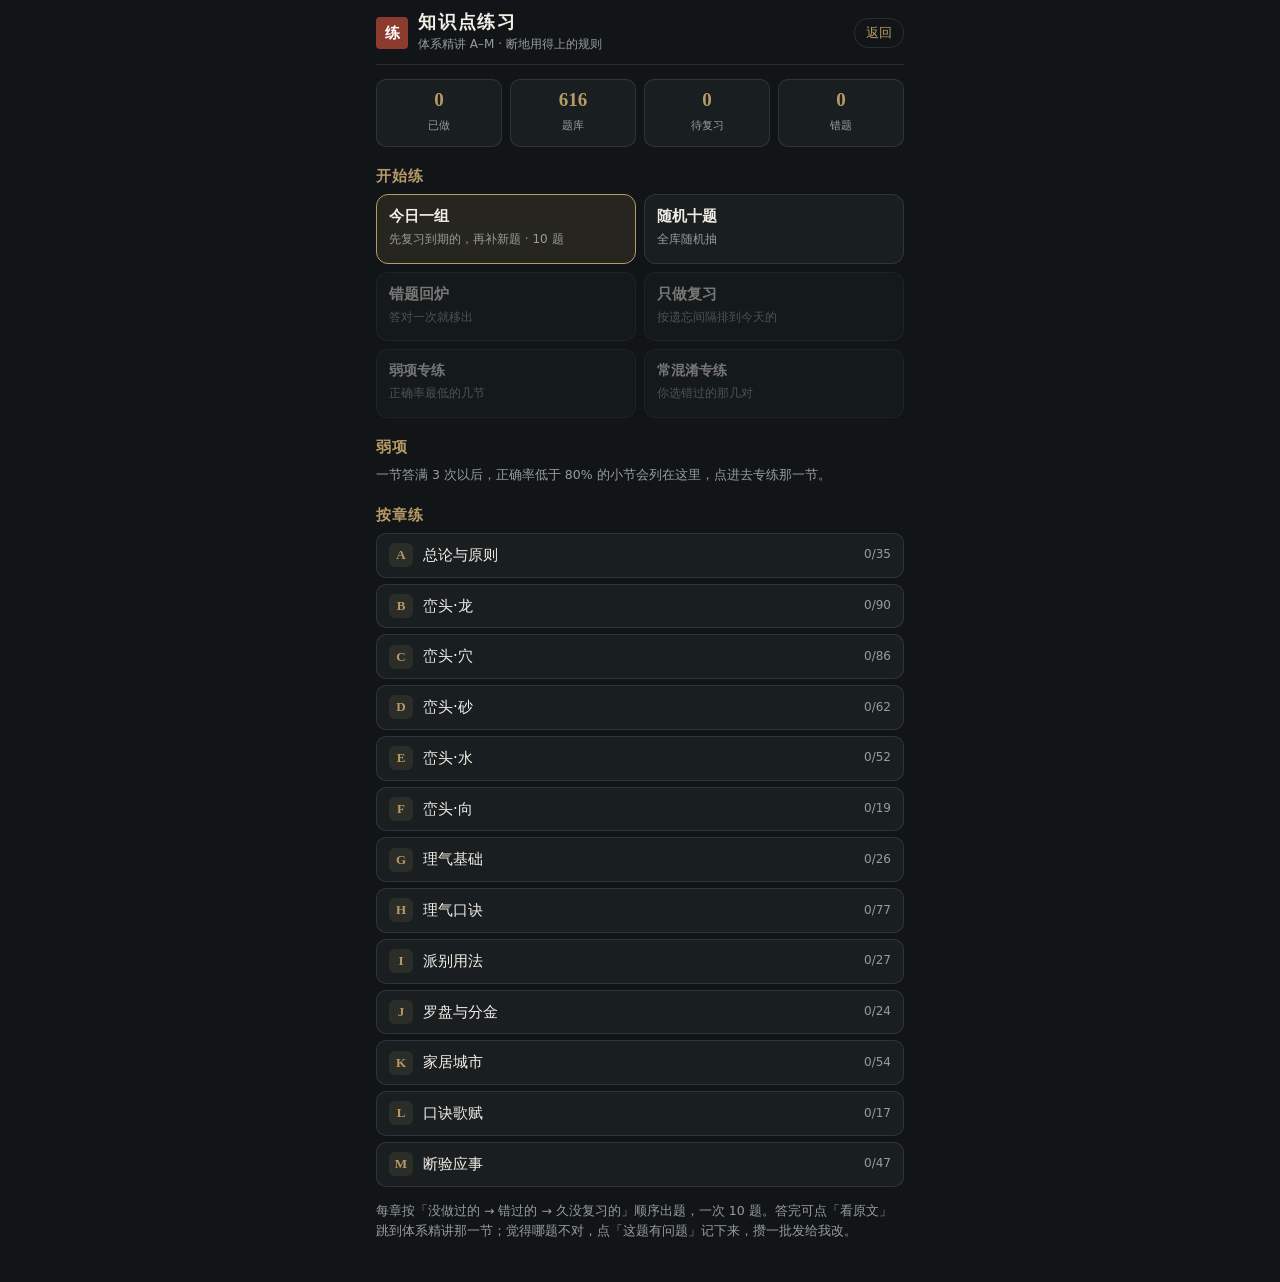
<file: lianxi.html>
<!doctype html>
<html lang="zh-CN">
<head>
<meta charset="utf-8">
<meta name="viewport" content="width=device-width,initial-scale=1,viewport-fit=cover">
<meta name="theme-color" content="#111517">
<title>知识点练习 · 观山</title>
<style>
:root{
  --paper:#111517; --card:#191e20; --card2:#20262a; --ink:#f1eee6; --ink2:#c4c0b5; --mute:#969d9b;
  --line:rgba(255,255,255,.1); --gold:#b89a67; --gold-soft:rgba(184,154,103,.12);
  --ok:#7fa88f; --ok-soft:rgba(127,168,143,.16); --bad:#c98278; --bad-soft:rgba(201,130,120,.16);
  --serif:"Songti SC","STSong","Source Han Serif SC","Noto Serif SC",serif;
}
:root[data-theme="light"]{
  --paper:#f4f1ea; --card:#fffdf8; --card2:#f0ebe0; --ink:#26221b; --ink2:#55503f; --mute:#8a8473;
  --line:rgba(0,0,0,.1); --gold:#8a6a35; --gold-soft:rgba(138,106,53,.1);
  --ok:#3f7a56; --ok-soft:rgba(63,122,86,.12); --bad:#a9442f; --bad-soft:rgba(169,68,47,.1);
}
*{box-sizing:border-box;-webkit-tap-highlight-color:transparent}
html,body{margin:0}
body{background:var(--paper);color:var(--ink);font:15px/1.65 "PingFang SC","Hiragino Sans GB",system-ui,sans-serif;-webkit-font-smoothing:antialiased}
.app{max-width:560px;margin:0 auto;padding:0 16px calc(40px + env(safe-area-inset-bottom))}
header{position:sticky;top:0;z-index:5;background:var(--paper);display:flex;align-items:center;gap:10px;padding:calc(12px + env(safe-area-inset-top)) 0 10px;border-bottom:1px solid var(--line)}
.seal{width:32px;height:32px;border-radius:4px;background:#8c3b2e;color:#fff;display:grid;place-items:center;font:700 15px var(--serif)}
header h1{margin:0;font:600 18px/1.2 var(--serif);letter-spacing:.1em}
header p{margin:1px 0 0;font-size:12px;color:var(--mute)}
header a,header button.lnk{margin-left:auto;color:var(--gold);font-size:13px;text-decoration:none;border:1px solid var(--line);border-radius:14px;padding:3px 11px;background:none}
.view{display:none;padding-top:14px}.view.on{display:block}
.stats{display:grid;grid-template-columns:repeat(4,1fr);gap:8px}
.stats div{background:var(--card);border:1px solid var(--line);border-radius:10px;padding:9px 4px;text-align:center}
.stats b{display:block;font:600 19px/1.2 Georgia,var(--serif);color:var(--gold);font-variant-numeric:tabular-nums}
.stats span{font-size:11px;color:var(--mute)}
h2{font:600 15px var(--serif);letter-spacing:.08em;color:var(--gold);margin:20px 0 8px}
.modes{display:grid;grid-template-columns:1fr 1fr;gap:8px}
.mode{border:1px solid var(--line);background:var(--card);color:var(--ink);border-radius:12px;padding:12px;text-align:left;font:inherit;cursor:pointer}
.mode b{display:block;font:600 15px var(--serif)}
.mode span{font-size:12px;color:var(--mute)}
.mode.main{border-color:var(--gold);background:var(--gold-soft)}
.mode:disabled{opacity:.45;cursor:default}
.chs{display:flex;flex-direction:column;gap:6px}
.ch{display:flex;align-items:center;gap:10px;background:var(--card);border:1px solid var(--line);border-radius:10px;padding:9px 12px;cursor:pointer;color:var(--ink);font:inherit;text-align:left}
.ch .k{width:24px;height:24px;flex:none;border-radius:6px;background:var(--gold-soft);color:var(--gold);display:grid;place-items:center;font:600 13px var(--serif)}
.ch .t{flex:1;min-width:0}
.ch .bar{height:3px;border-radius:2px;background:var(--line);margin-top:4px;overflow:hidden}
.ch .bar i{display:block;height:100%;background:var(--gold)}
.ch .n{font-size:12px;color:var(--mute);font-variant-numeric:tabular-nums}
.note{font-size:12.5px;color:var(--mute);margin:14px 0 0}
/* 答题 */
.qtop{display:flex;justify-content:space-between;font-size:12px;color:var(--mute);margin-bottom:6px}
.prog{height:3px;background:var(--line);border-radius:2px;overflow:hidden;margin-bottom:14px}.prog i{display:block;height:100%;background:var(--gold);transition:width .2s}
.qt{font:600 17px/1.6 var(--serif);margin:0 0 14px}
.opts{display:flex;flex-direction:column;gap:8px}
.opt{border:1px solid var(--line);background:var(--card);color:var(--ink);border-radius:10px;padding:11px 13px;text-align:left;font:inherit;cursor:pointer;display:flex;gap:9px}
.opt em{font-style:normal;color:var(--mute);flex:none}
.opt.ok{border-color:var(--ok);background:var(--ok-soft)}
.opt.bad{border-color:var(--bad);background:var(--bad-soft)}
.opt:disabled{cursor:default}
.exp{display:none;margin-top:14px;background:var(--card2);border-left:3px solid var(--gold);border-radius:6px;padding:10px 12px;font-size:14px;color:var(--ink2)}
.exp.on{display:block}
.exp .v{font-weight:600;margin-bottom:4px}
.exp .v.ok{color:var(--ok)}.exp .v.bad{color:var(--bad)}
.exp .src{display:block;margin-top:6px;font-size:12px;color:var(--mute)}
.next{display:none;width:100%;margin-top:14px;border:0;border-radius:22px;padding:11px;background:var(--gold);color:#111;font:600 15px inherit;cursor:pointer}
.next.on{display:block}.next:disabled{opacity:.55;cursor:default}
.res{text-align:center;padding:20px 0}
.res b{display:block;font:600 40px Georgia,var(--serif);color:var(--gold)}
.res p{color:var(--ink2);margin:6px 0 18px}
.wrongs{text-align:left}
.wrongs div{background:var(--card);border:1px solid var(--line);border-radius:10px;padding:10px 12px;margin-bottom:8px;font-size:14px}
.wrongs div i{font-style:normal;display:block;color:var(--ok);margin-top:3px}
.btns{display:flex;gap:8px;justify-content:center;flex-wrap:wrap}
.btn{border:1px solid var(--gold);background:var(--gold);color:#111;border-radius:20px;padding:8px 18px;font:600 14px inherit;cursor:pointer}
.btn.ghost{background:none;color:var(--gold)}
.modes .mode:nth-child(n+5) b{font-size:14px}
.weak{display:flex;flex-direction:column;gap:6px}
.weak button{display:flex;gap:10px;align-items:center;background:var(--card);border:1px solid var(--line);border-radius:10px;padding:9px 12px;color:var(--ink);font:inherit;text-align:left;cursor:pointer}
.weak button i{font-style:normal;color:var(--gold);font:600 13px var(--serif);flex:none;min-width:30px}
.weak button span{flex:1;min-width:0}
.weak button em{font-style:normal;font-size:12px;color:var(--bad);flex:none}
.acc{display:block;font-size:11px}
.acc.lo{color:var(--bad)}
.pairs div{background:var(--card);border:1px solid var(--line);border-radius:10px;padding:9px 12px;margin-bottom:6px;font-size:14px}
.pairs b{color:var(--gold);font-weight:600}
.exp figure{margin:10px 0 0}
.exp figure img{display:block;max-width:100%;border-radius:6px;background:#fff}
.exp figcaption{font-size:12px;color:var(--mute);margin-top:3px}
.exp .cmp{margin-top:8px;padding-top:8px;border-top:1px dashed var(--line);font-size:13.5px}
.exp .cmp b{color:var(--bad);font-weight:600}
.acts{display:flex;gap:8px;flex-wrap:wrap;margin-top:10px}
.acts a,.acts button{border:1px solid var(--line);background:none;color:var(--gold);border-radius:14px;padding:4px 11px;font:13px inherit;text-decoration:none;cursor:pointer}
.acts button.on{border-color:var(--bad);color:var(--bad)}
.flagbar{display:block;width:100%;margin-top:10px;background:var(--card);border:1px solid var(--line);border-radius:10px;padding:10px 12px;color:var(--ink);font:inherit;text-align:left;cursor:pointer}
.flagbar[hidden]{display:none}
.flags div{background:var(--card);border:1px solid var(--line);border-radius:10px;padding:10px 12px;margin-bottom:8px;font-size:14px}
.flags small{display:block;color:var(--mute);font-size:12px;margin-top:3px}
.flags button{margin-top:6px;border:1px solid var(--line);background:none;color:var(--mute);border-radius:12px;padding:2px 10px;font:12px inherit;cursor:pointer}
</style>
</head>
<body>
<div class="app">
  <header>
    <div class="seal">练</div>
    <div><h1>知识点练习</h1><p id="sub">体系精讲 A–M · 断地用得上的规则</p></div>
    <a href="./" id="back">返回</a>
  </header>

  <section class="view on" id="v-home">
    <div class="stats">
      <div><b id="s-done">0</b><span>已做</span></div>
      <div><b id="s-total">0</b><span>题库</span></div>
      <div><b id="s-due">0</b><span>待复习</span></div>
      <div><b id="s-wrong">0</b><span>错题</span></div>
    </div>
    <h2>开始练</h2>
    <div class="modes">
      <button class="mode main" data-mode="smart"><b>今日一组</b><span>先复习到期的，再补新题 · 10 题</span></button>
      <button class="mode" data-mode="rand"><b>随机十题</b><span>全库随机抽</span></button>
      <button class="mode" data-mode="wrong"><b>错题回炉</b><span id="m-wrong">答对一次就移出</span></button>
      <button class="mode" data-mode="due"><b>只做复习</b><span id="m-due">按遗忘间隔排到今天的</span></button>
      <button class="mode" data-mode="weak"><b>弱项专练</b><span>正确率最低的几节</span></button>
      <button class="mode" data-mode="mix"><b>常混淆专练</b><span>你选错过的那几对</span></button>
    </div>
    <h2>弱项</h2>
    <div class="weak" id="weak"></div>
    <div id="pairs-box"></div>
    <button class="flagbar" id="flagbar" hidden></button>
    <h2>按章练</h2>
    <div class="chs" id="chs"></div>
    <p class="note">每章按「没做过的 → 错过的 → 久没复习的」顺序出题，一次 10 题。答完可点「看原文」跳到体系精讲那一节；觉得哪题不对，点「这题有问题」记下来，攒一批发给我改。</p>
  </section>

  <section class="view" id="v-quiz">
    <div class="qtop"><span id="q-tag"></span><span id="q-n"></span></div>
    <div class="prog"><i id="q-prog"></i></div>
    <p class="qt" id="q-t"></p>
    <div class="opts" id="q-opts"></div>
    <div class="exp" id="q-exp"></div>
    <button class="next" id="q-next">下一题</button>
  </section>

  <section class="view" id="v-flag">
    <h2>我标记的题</h2>
    <p class="note" style="margin-top:0">这些是你点过「这题有问题」的题。截图这一页，或点「复制清单」发给我。</p>
    <div class="flags" id="flags"></div>
    <div class="btns"><button class="btn" id="f-copy">复制清单</button><button class="btn ghost" id="f-home">回目录</button></div>
  </section>

  <section class="view" id="v-res">
    <div class="res"><b id="r-score"></b><p id="r-msg"></p></div>
    <div class="pairs" id="r-pairs"></div>
    <div class="wrongs" id="r-wrongs"></div>
    <div class="btns"><button class="btn" id="r-again">再来一组</button><button class="btn ghost" id="r-home">回目录</button></div>
  </section>
</div>
<script src="data/kq.js"></script>
<script src="data/kq_sec.js"></script>
<script>
// 作答记录 st.q[题号]={b:间隔档,d:到期日,t:上次时间,n:作答次数,c:答对次数}；st.w 错题本；
// st.cf 常混淆 {「正确⇄选错」:{a,w,n,i,t}}；st.f 标记有问题的题 {题号:时间}
const KEY='guanshan_kq_v1', WAIT=5, N=10, GAP=[0,1,2,4,7,15,30,60], WEAK_MIN=3, WEAK_ACC=.8;
function load(){try{const v=localStorage.getItem(KEY);return v?JSON.parse(v):{}}catch(e){return {}}}
function save(){try{localStorage.setItem(KEY,JSON.stringify(st))}catch(e){}}
let st=load(); st.q=st.q||{}; st.w=st.w||[]; st.cf=st.cf||{}; st.f=st.f||{};
const today=()=>Math.floor((Date.now()-new Date().getTimezoneOffset()*6e4)/864e5);
const LIVE=KQ_DATA.map((q,i)=>i).filter(i=>!KQ_OFF.has(i));
const CATN=Object.fromEntries(KQ_CATS);
const $=id=>document.getElementById(id);
const esc=t=>String(t).replace(/[&<>"]/g,c=>({'&':'&amp;','<':'&lt;','>':'&gt;','"':'&quot;'}[c]));
const shuffle=a=>{a=a.slice();for(let i=a.length-1;i>0;i--){const j=Math.floor(Math.random()*(i+1));[a[i],a[j]]=[a[j],a[i]]}return a};
const isDue=i=>st.q[i]&&st.q[i].d<=today();
const secOf=i=>KQ_SEC[i]&&KQ_SEC[i][0];
// 答案 → 以它为正确答案的题（常混淆时拿来对照「你选的那个到底是什么」）
const BYANS={};LIVE.forEach(i=>(BYANS[KQ_DATA[i][2]]=BYANS[KQ_DATA[i][2]]||[]).push(i));
function show(v){document.querySelectorAll('.view').forEach(x=>x.classList.toggle('on',x.id==='v-'+v));window.scrollTo(0,0)}
function acc(ids){let n=0,c=0;ids.forEach(i=>{const r=st.q[i];if(r&&r.n){n+=r.n;c+=r.c||0}});return {n,c,p:n?c/n:null}}
// 弱项：按主归节统计，作答满 WEAK_MIN 次、正确率低于 WEAK_ACC 的节，最低的在前
function weakSecs(){const by={};LIVE.forEach(i=>{const s=secOf(i);if(s)(by[s]=by[s]||[]).push(i)});
  return Object.entries(by).map(([s,ids])=>({s,ids,...acc(ids)})).filter(x=>x.n>=WEAK_MIN&&x.p<WEAK_ACC).sort((a,b)=>a.p-b.p||b.n-a.n)}
const pairList=min=>Object.values(st.cf).filter(e=>e.n>=min&&!KQ_OFF.has(e.i)).sort((a,b)=>b.n-a.n||b.t-a.t);

function home(){
  st.w=st.w.filter(i=>!KQ_OFF.has(i));
  const done=LIVE.filter(i=>st.q[i]).length, due=LIVE.filter(isDue).length, weak=weakSecs(), pairs=pairList(1);
  $('s-done').textContent=done;$('s-total').textContent=LIVE.length;$('s-due').textContent=due;$('s-wrong').textContent=st.w.length;
  document.querySelector('[data-mode=wrong]').disabled=!st.w.length;
  document.querySelector('[data-mode=due]').disabled=!due;
  document.querySelector('[data-mode=weak]').disabled=!weak.length&&!st.w.length;
  document.querySelector('[data-mode=mix]').disabled=!pairs.length;
  $('weak').innerHTML=weak.length?weak.slice(0,5).map(x=>`<button data-sec="${x.s}"><i>${x.s}</i><span>${esc(KQ_SECT[x.s]||'')}</span><em>${Math.round(x.p*100)}%</em></button>`).join('')
    :`<p class="note" style="margin:0">一节答满 ${WEAK_MIN} 次以后，正确率低于 ${WEAK_ACC*100}% 的小节会列在这里，点进去专练那一节。</p>`;
  const p2=pairList(2);
  $('pairs-box').innerHTML=p2.length?`<h2>常混的几对</h2><div class="pairs">${p2.slice(0,5).map(e=>`<div>「<b>${esc(e.a)}</b>」和「${esc(e.w)}」混了 ${e.n} 次</div>`).join('')}</div>`:'';
  const nf=Object.keys(st.f).length;$('flagbar').hidden=!nf;$('flagbar').textContent=`我标记的问题题 · ${nf} 道 ›`;
  $('chs').innerHTML=KQ_CATS.map(([k,n])=>{const ids=LIVE.filter(i=>KQ_DATA[i][0]===k);const d=ids.filter(i=>st.q[i]).length,a=acc(ids);
    const at=a.p===null?'':`<span class="acc${a.p<WEAK_ACC?' lo':''}">正确率 ${Math.round(a.p*100)}%</span>`;
    return `<button class="ch" data-ch="${k}"><span class="k">${k}</span><span class="t">${n}<span class="bar"><i style="width:${ids.length?d/ids.length*100:0}%"></i></span></span><span class="n">${d}/${ids.length}${at}</span></button>`}).join('');
  show('home');
}

// 章、节、弱项按「没做过 → 错题 → 到期 → 掌握浅的 → 其余按最久没做」排
function ranked(pool){const w=new Set(st.w), rank=i=>!st.q[i]?0:w.has(i)?1:isDue(i)?2:3;
  return shuffle(pool).sort((a,b)=>rank(a)-rank(b)||((st.q[a]||{}).b||0)-((st.q[b]||{}).b||0)||((st.q[a]||{}).t||0)-((st.q[b]||{}).t||0)).slice(0,N)}
function pick(mode,arg){
  let pool=LIVE;
  if(mode==='wrong')return shuffle(st.w).slice(0,N);
  if(mode==='due')return shuffle(pool.filter(isDue)).slice(0,N);
  if(mode==='rand')return shuffle(pool).slice(0,N);
  if(mode==='smart'){const due=shuffle(pool.filter(isDue)).slice(0,N);const fresh=shuffle(pool.filter(i=>!st.q[i]));let out=due.concat(fresh).slice(0,N);
    if(out.length<N)out=out.concat(shuffle(pool.filter(i=>!out.includes(i))).slice(0,N-out.length));return out}
  if(mode==='ch')return ranked(pool.filter(i=>KQ_DATA[i][0]===arg));
  if(mode==='sec')return ranked((KQ_SECQ[arg]||[]).filter(i=>!KQ_OFF.has(i)));
  if(mode==='weak'){const ids=new Set(st.w);weakSecs().slice(0,3).forEach(x=>x.ids.forEach(i=>ids.add(i)));return ranked([...ids])}
  if(mode==='mix'){const out=[];for(const e of pairList(1)){[e.i,...(BYANS[e.w]||[]),...(BYANS[e.a]||[])].forEach(i=>{if(!KQ_OFF.has(i)&&!out.includes(i))out.push(i)});if(out.length>=N)break}
    return shuffle(out.slice(0,N))}
  return [];
}

let run=null,timer=null;
function start(mode,arg){const list=pick(mode,arg);if(!list.length)return home();run={mode,arg,list,k:0,ok:0,bad:[],pairs:[]};ask()}
function ask(){
  const i=run.list[run.k],q=KQ_DATA[i];
  $('q-tag').textContent=run.mode==='sec'?run.arg+' · '+(KQ_SECT[run.arg]||''):q[0]+' · '+CATN[q[0]];$('q-n').textContent=(run.k+1)+' / '+run.list.length;
  $('q-prog').style.width=(run.k/run.list.length*100)+'%';
  $('q-t').textContent=q[1];
  const opts=shuffle([q[2],...q[3]]);
  $('q-opts').innerHTML=opts.map((o,j)=>`<button class="opt" data-o="${j}"><em>${'ABCD'[j]}</em><span></span></button>`).join('');
  $('q-opts').querySelectorAll('.opt span').forEach((s,j)=>s.textContent=opts[j]);
  $('q-opts').onclick=e=>{const b=e.target.closest('.opt');if(!b||b.disabled)return;answer(i,opts,+b.dataset.o)};
  $('q-exp').className='exp';$('q-next').className='next';
  show('quiz');
}
function answer(i,opts,j){
  const q=KQ_DATA[i],right=opts[j]===q[2],bs=$('q-opts').querySelectorAll('.opt');
  bs.forEach((b,x)=>{b.disabled=true;if(opts[x]===q[2])b.classList.add('ok')});
  if(!right)bs[j].classList.add('bad');
  const r=st.q[i]||{b:0};r.n=(r.n||0)+1;
  if(right){r.b=Math.min((r.b||0)+1,GAP.length-1);r.c=(r.c||0)+1;run.ok++;st.w=st.w.filter(x=>x!==i)}
  else{r.b=0;if(!st.w.includes(i))st.w.push(i);run.bad.push(i);
    const k=[q[2],opts[j]].sort().join('⇄'),e=st.cf[k]=st.cf[k]||{a:q[2],w:opts[j],n:0};
    e.n++;e.t=Date.now();e.a=q[2];e.w=opts[j];e.i=i;if(!run.pairs.includes(k))run.pairs.push(k)}
  r.d=today()+GAP[r.b];r.t=Date.now();st.q[i]=r;save();
  const sec=KQ_SEC[i]||[],e=$('q-exp');
  // 选错的那个若是别题的正确答案，把那题的讲解并排给出来：常混淆就是这么分清的
  const other=!right&&(BYANS[opts[j]]||[]).find(x=>x!==i);
  e.innerHTML=`<div class="v ${right?'ok':'bad'}"></div><div class="x"></div><span class="src"></span>`+
    (other!==undefined&&other!==false?`<div class="cmp">你选的「<b></b>」是：<span></span></div>`:'')+
    (sec[1]||[]).map(([f,c])=>`<figure><img src="assets/lecimg/${esc(f)}" alt="${esc(c)}" loading="lazy"><figcaption>${esc(c)}</figcaption></figure>`).join('')+
    `<div class="acts">${sec[0]?`<a href="./#lec=${sec[0]}">看原文 · ${sec[0]} ${esc(KQ_SECT[sec[0]]||'')}</a>`:''}<button type="button" class="flag${st.f[i]?' on':''}">${st.f[i]?'已标记有问题':'这题有问题'}</button></div>`;
  e.querySelector('.v').textContent=right?'答对了':'正确答案：'+q[2];
  e.querySelector('.x').textContent=q[4];e.querySelector('.src').textContent='出处：'+q[5];
  if(e.querySelector('.cmp')){e.querySelector('.cmp b').textContent=opts[j];e.querySelector('.cmp span').textContent=KQ_DATA[other][4]}
  e.querySelector('.flag').onclick=ev=>{const b=ev.currentTarget;if(st.f[i])delete st.f[i];else st.f[i]=Date.now();save();b.classList.toggle('on',!!st.f[i]);b.textContent=st.f[i]?'已标记有问题':'这题有问题'};
  e.className='exp on';
  const nb=$('q-next');nb.className='next on';nb.disabled=true;let s=WAIT;
  const last=run.k===run.list.length-1, lab=last?'看结果':'下一题';
  nb.textContent=lab+'（'+s+'）';clearInterval(timer);
  timer=setInterval(()=>{s--;if(s<=0){clearInterval(timer);nb.disabled=false;nb.textContent=lab}else nb.textContent=lab+'（'+s+'）'},1000);
}
$('q-next').onclick=()=>{if($('q-next').disabled)return;run.k++;run.k<run.list.length?ask():result()};
function result(){
  $('r-score').textContent=run.ok+' / '+run.list.length;
  $('r-msg').textContent=run.bad.length?'错的已进错题本，过一天再来复习。':'全对。答对的题会按间隔慢慢再出现。';
  const rp=run.pairs.map(k=>st.cf[k]).filter(e=>e&&e.n>=2);
  $('r-pairs').innerHTML=rp.length?`<h2>这几对你反复搞混</h2>${rp.slice(0,5).map(e=>`<div>「<b>${esc(e.a)}</b>」和「${esc(e.w)}」已经混了 ${e.n} 次</div>`).join('')}<p class="note" style="margin:0 0 10px">首页「常混淆专练」会把这几对放在一起练。</p>`:'';
  const w=$('r-wrongs');w.innerHTML='';
  run.bad.forEach(i=>{const d=document.createElement('div');d.textContent=KQ_DATA[i][1];const a=document.createElement('i');a.textContent='→ '+KQ_DATA[i][2];d.appendChild(a);w.appendChild(d)});
  show('res');
}
function flags(){const ids=Object.keys(st.f).map(Number).sort((a,b)=>st.f[a]-st.f[b]);
  $('flags').innerHTML=ids.map(i=>`<div>#${i}　${esc(KQ_DATA[i][1])}<small>答案：${esc(KQ_DATA[i][2])}　出处：${esc(KQ_DATA[i][5])}</small><button data-unflag="${i}">取消标记</button></div>`).join('')||'<p class="note">没有标记的题。</p>';
  show('flag')}
$('flagbar').onclick=flags;
$('flags').onclick=e=>{const b=e.target.closest('[data-unflag]');if(b){delete st.f[b.dataset.unflag];save();flags()}};
$('f-home').onclick=home;
$('f-copy').onclick=()=>{const t='观山知识点练习 · 我标记有问题的题\n'+Object.keys(st.f).map(i=>`#${i} ${KQ_DATA[i][1]}（答案：${KQ_DATA[i][2]}）`).join('\n');
  const done=()=>{$('f-copy').textContent='已复制'};
  try{navigator.clipboard.writeText(t).then(done,()=>fallback())}catch(e){fallback()}
  function fallback(){const ta=document.createElement('textarea');ta.value=t;document.body.appendChild(ta);ta.select();try{document.execCommand('copy');done()}catch(e){}ta.remove()}};
$('r-again').onclick=()=>start(run.mode,run.arg);
$('r-home').onclick=home;
document.querySelector('.modes').onclick=e=>{const b=e.target.closest('.mode');if(b&&!b.disabled)start(b.dataset.mode)};
$('chs').onclick=e=>{const b=e.target.closest('.ch');if(b)start('ch',b.dataset.ch)};
$('weak').onclick=e=>{const b=e.target.closest('[data-sec]');if(b)start('sec',b.dataset.sec)};
$('back').onclick=e=>{if(!$('v-home').classList.contains('on')){e.preventDefault();clearInterval(timer);home()}};
// ?ch=B 按章开练；?sec=B6 从体系精讲某节末尾「这节练一练」过来
const m=location.search.match(/[?&]ch=([A-M])\b/), ms=location.search.match(/[?&]sec=([A-M]\d+)/);
home(); if(ms&&KQ_SECQ[ms[1]])start('sec',ms[1]); else if(m)start('ch',m[1]);
</script>
</body>
</html>
</file>
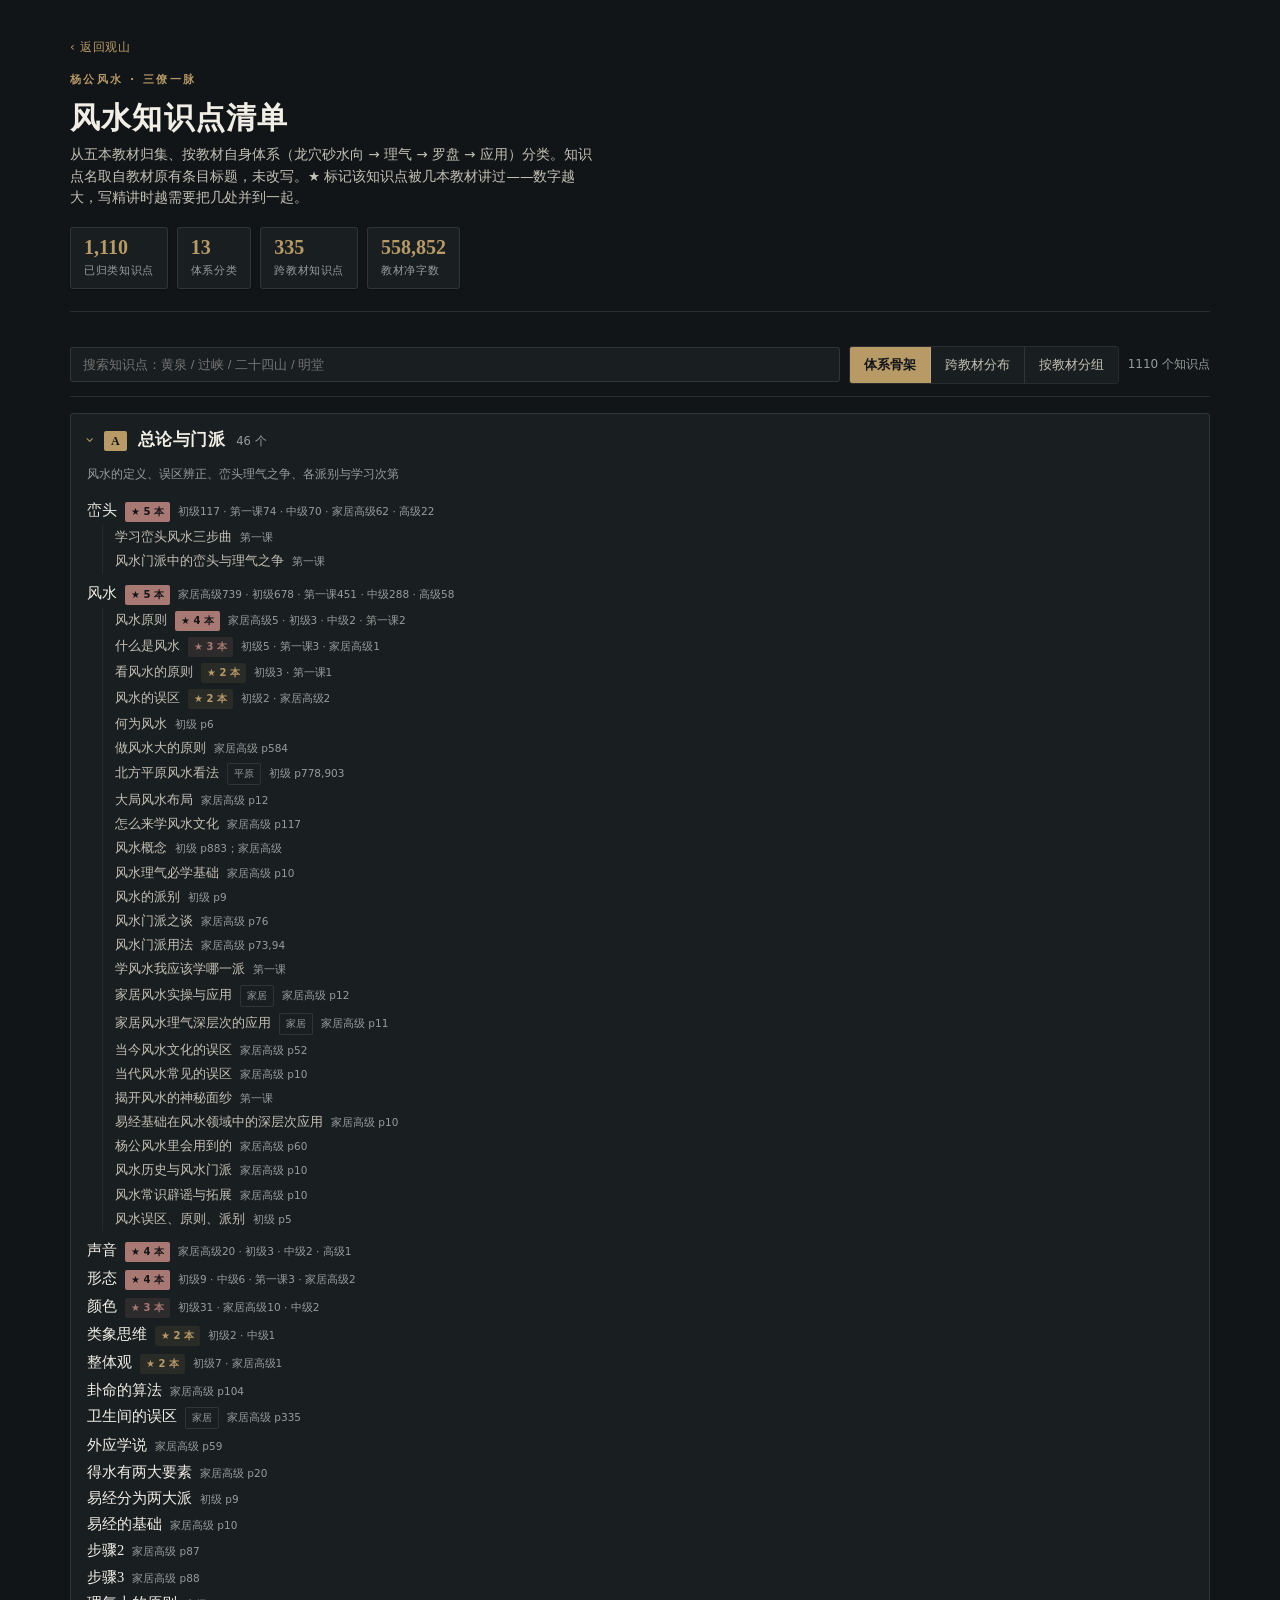
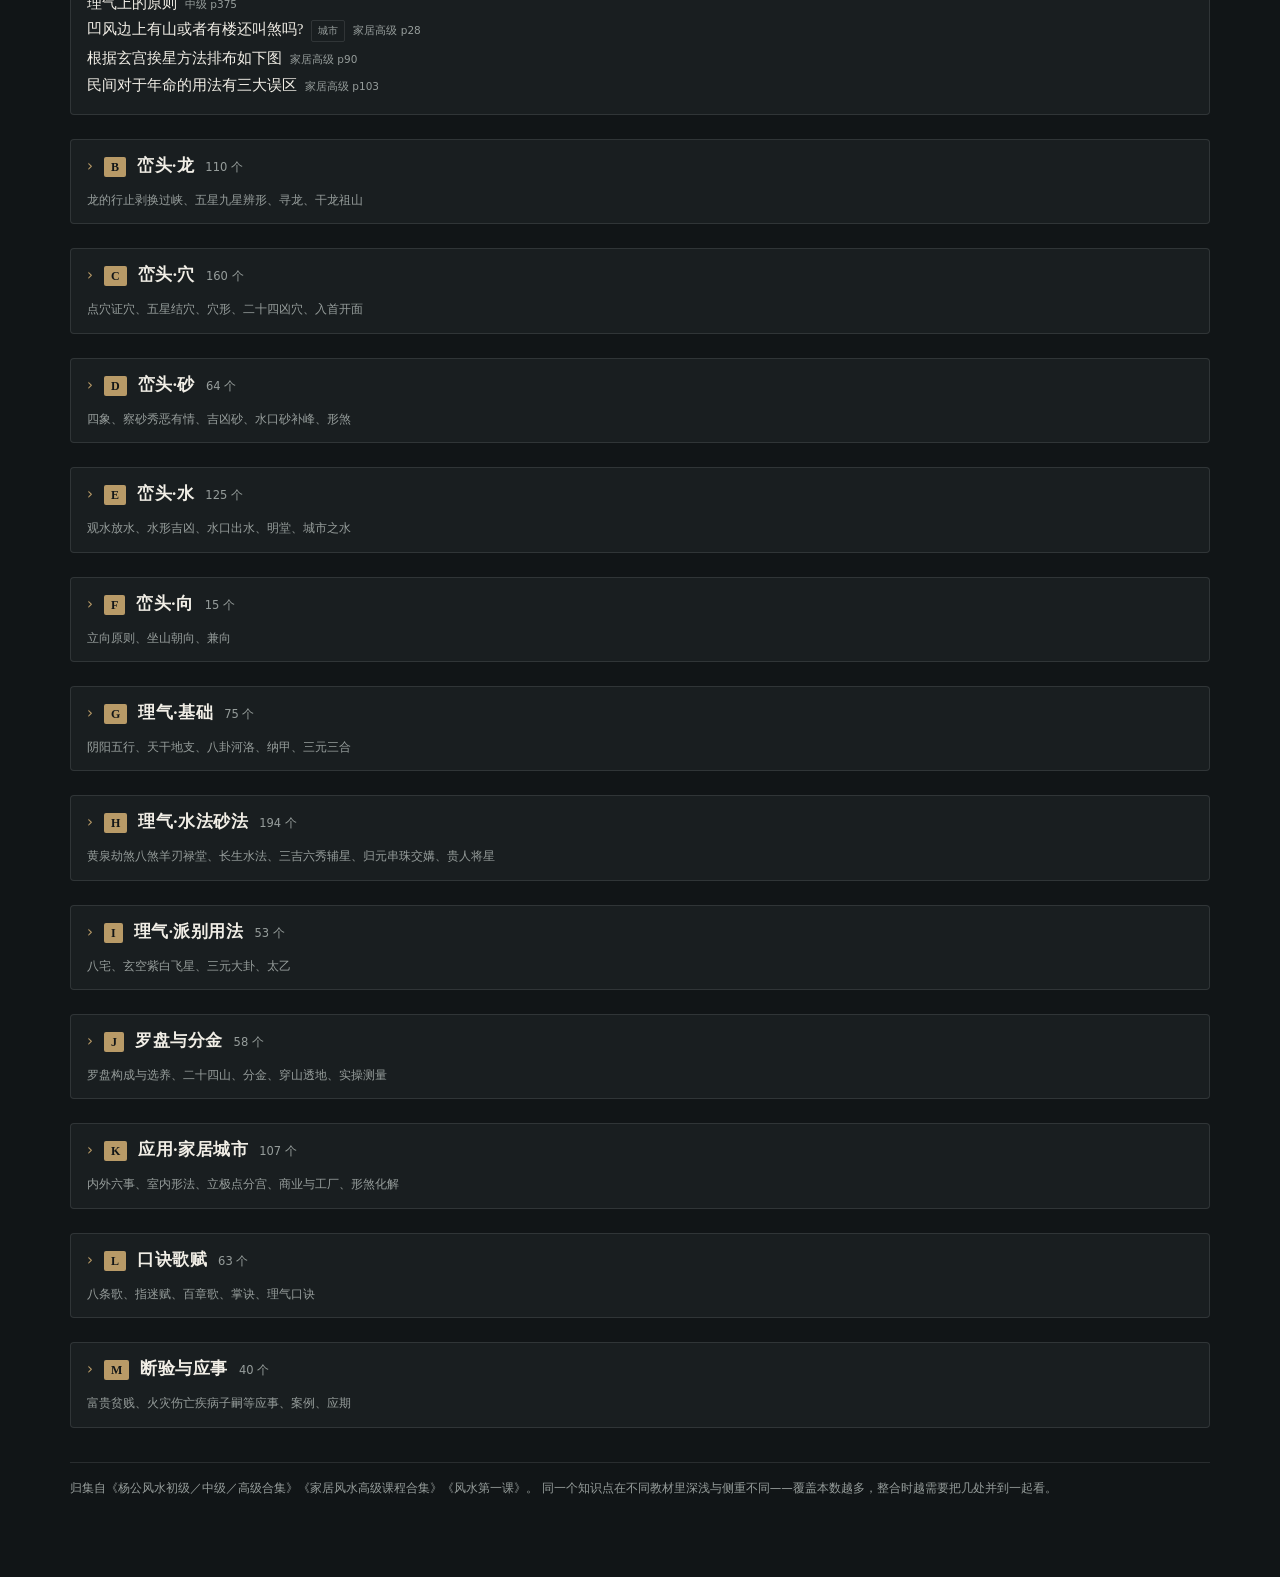
<file: zhishi.html>
<!doctype html>
<html lang="zh-CN">
<head>
<meta charset="utf-8">
<meta name="viewport" content="width=device-width,initial-scale=1,viewport-fit=cover">
<meta name="theme-color" content="#111517">
<title>风水知识点清单 · 观山</title>
<style>
:root{
  --paper:#111517; --card:#191e20; --ink:#f1eee6; --ink2:#c4c0b5; --mute:#969d9b;
  --line:rgba(255,255,255,.1); --line2:rgba(255,255,255,.055);
  --indigo:#b89a67; --indigo-soft:rgba(184,154,103,.10);
  --cinnabar:#a87972; --cinnabar-soft:rgba(168,121,114,.14);
  --bar:#b89a67; --shadow:0 1px 2px rgba(0,0,0,.3);
}
@media (prefers-color-scheme:dark){
  :root:not([data-theme="light"]){
    --paper:#141816; --card:#1b201e; --ink:#e6e9e6; --ink2:#b3bcb8; --mute:#7f8a86;
    --line:#2b3230; --line2:#232927;
    --indigo:#7bb2c1; --indigo-soft:rgba(123,178,193,.14);
    --cinnabar:#d0837a; --cinnabar-soft:rgba(208,131,122,.14);
    --bar:#6fa8b8; --shadow:0 1px 2px rgba(0,0,0,.35);
  }
}
*{box-sizing:border-box}
body{
  margin:0; background:var(--paper); color:var(--ink);
  font:15px/1.6 "PingFang SC","Hiragino Sans GB",system-ui,sans-serif;
  -webkit-font-smoothing:antialiased;
}
.wrap{max-width:1180px;margin:0 auto;padding:34px 20px 80px}

/* 头部 */
header{border-bottom:1px solid var(--line);padding-bottom:22px;margin-bottom:22px}
.eyebrow{
  margin:0 0 10px;color:var(--indigo);font-size:11px;letter-spacing:.22em;
  text-transform:uppercase;font-weight:600;
}
h1{
  margin:0 0 8px;font:600 30px/1.25 "Songti SC","Source Han Serif SC",Georgia,serif;
  letter-spacing:.04em;text-wrap:balance;
}
.sub{margin:0;color:var(--ink2);font-size:13.5px;max-width:62ch}
.stats{display:flex;flex-wrap:wrap;gap:9px;margin-top:18px}
.stat{
  border:1px solid var(--line);background:var(--card);border-radius:3px;
  padding:9px 13px;box-shadow:var(--shadow);
}
.stat b{
  display:block;font:600 20px/1 Georgia,"Songti SC",serif;color:var(--indigo);
  font-variant-numeric:tabular-nums;
}
.stat span{display:block;margin-top:5px;font-size:10.5px;color:var(--mute);letter-spacing:.06em}

/* 控制条 */
.bar{
  position:sticky;top:0;z-index:5;background:var(--paper);
  padding:12px 0;border-bottom:1px solid var(--line);margin-bottom:16px;
  display:flex;flex-wrap:wrap;gap:9px;align-items:center;
}
input[type=search]{
  flex:1 1 210px;min-width:0;padding:9px 12px;border:1px solid var(--line);
  border-radius:3px;background:var(--card);color:var(--ink);font:14px/1 inherit;
}
input[type=search]:focus{outline:2px solid var(--indigo);outline-offset:-1px;border-color:transparent}
.seg{display:flex;border:1px solid var(--line);border-radius:3px;overflow:hidden}
.seg button{
  border:0;background:var(--card);color:var(--ink2);padding:9px 14px;
  font:12.5px/1 inherit;cursor:pointer;border-right:1px solid var(--line);
}
.seg button:last-child{border-right:0}
.seg button[aria-pressed=true]{background:var(--indigo);color:var(--paper);font-weight:600}
.seg button:focus-visible{outline:2px solid var(--cinnabar);outline-offset:-2px}
.count{margin-left:auto;color:var(--mute);font-size:12px;font-variant-numeric:tabular-nums}

/* 表格 */
.tablewrap{overflow-x:auto;border:1px solid var(--line);border-radius:4px;background:var(--card)}
table{border-collapse:collapse;width:100%;min-width:760px}
th{
  position:sticky;top:0;background:var(--card);text-align:left;
  padding:11px 12px;font-size:11px;letter-spacing:.1em;color:var(--mute);
  font-weight:600;border-bottom:1px solid var(--line);white-space:nowrap;
}
td{padding:9px 12px;border-bottom:1px solid var(--line2);vertical-align:middle}
tr:last-child td{border-bottom:0}
tbody tr:hover{background:var(--indigo-soft)}
.term{
  font:500 16px/1.35 "Songti SC","Source Han Serif SC",Georgia,serif;
  letter-spacing:.02em;white-space:nowrap;
}
/* 覆盖本数＝该知识点跨了几本教材，用色带编码 */
.cover{
  display:inline-block;min-width:38px;text-align:center;padding:3px 7px;border-radius:2px;
  font-size:11px;font-weight:600;font-variant-numeric:tabular-nums;
  border:1px solid var(--line);color:var(--ink2);background:transparent;
}
.cover.c5{background:var(--cinnabar);color:var(--paper);border-color:transparent}
.cover.c4{background:var(--cinnabar-soft);color:var(--cinnabar);border-color:transparent}
.cover.c3{background:var(--indigo-soft);color:var(--indigo);border-color:transparent}
.cell{min-width:104px}
.cell.none{color:var(--line);font-size:12px}
.hit{display:flex;align-items:center;gap:7px}
.n{
  font-variant-numeric:tabular-nums;font-size:12.5px;color:var(--ink2);
  min-width:26px;text-align:right;
}
.meter{flex:1;height:4px;background:var(--line2);border-radius:2px;overflow:hidden;min-width:22px}
.meter i{display:block;height:100%;background:var(--bar)}
.pages{
  display:block;margin-top:3px;font-size:10.5px;color:var(--mute);
  font-variant-numeric:tabular-nums;letter-spacing:.02em;
}

/* 体系视图 */
.cat{margin-bottom:24px;border:1px solid var(--line);border-radius:4px;background:var(--card);overflow:hidden}
.cat>summary{list-style:none;cursor:pointer;padding:14px 16px;display:flex;align-items:baseline;gap:11px;flex-wrap:wrap}
.cat>summary::-webkit-details-marker{display:none}
.cat>summary::before{content:"›";color:var(--indigo);font-size:15px;transition:transform .18s}
.cat[open]>summary::before{transform:rotate(90deg)}
.cat .code{font:600 12px/1 Georgia,serif;color:var(--paper);background:var(--indigo);padding:4px 7px;border-radius:2px}
.cat h2{margin:0;font:600 17px/1.3 "Songti SC","Source Han Serif SC",Georgia,serif;letter-spacing:.03em}
.cat .n{color:var(--mute);font-size:11.5px;min-width:auto}
.cat .desc{flex:1 1 100%;margin:2px 0 0;color:var(--mute);font-size:11.5px}
.tree{padding:0 16px 16px;margin:0;list-style:none}
.tree ul{list-style:none;margin:3px 0 3px 15px;padding:0 0 0 12px;border-left:1px solid var(--line2)}
.tree li{padding:3px 0}
.node{display:flex;align-items:baseline;gap:8px;flex-wrap:wrap}
.node b{font:500 14.5px/1.4 "Songti SC","Source Han Serif SC",Georgia,serif;font-weight:500}
.tree ul .node b{font-size:13px;color:var(--ink2)}
.star{font-size:10px;font-weight:600;padding:2px 6px;border-radius:2px;white-space:nowrap;
  font-variant-numeric:tabular-nums;background:var(--indigo-soft);color:var(--indigo)}
.star.s5,.star.s4{background:var(--cinnabar);color:var(--paper)}
.star.s3{background:var(--cinnabar-soft);color:var(--cinnabar)}
.tag{font-size:10px;padding:2px 6px;border:1px solid var(--line);border-radius:2px;color:var(--mute)}
.where{color:var(--mute);font-size:10.5px;font-variant-numeric:tabular-nums}

/* 分组视图 */
.book{margin-bottom:26px}
.book h2{
  margin:0 0 4px;font:600 19px/1.3 "Songti SC","Source Han Serif SC",Georgia,serif;
  letter-spacing:.04em;
}
.book .note{margin:0 0 12px;color:var(--mute);font-size:12px}
.sec{border-top:1px solid var(--line);padding:13px 0}
.sec h3{
  margin:0 0 9px;font-size:12.5px;font-weight:600;color:var(--indigo);
  letter-spacing:.03em;
}
.chips{display:flex;flex-wrap:wrap;gap:6px}
.chip{
  border:1px solid var(--line);background:var(--card);border-radius:3px;
  padding:5px 9px;font-size:13px;color:var(--ink);
  font-family:"Songti SC","Source Han Serif SC",Georgia,serif;
}
.chip em{
  font-style:normal;color:var(--mute);font-size:10px;margin-left:5px;
  font-family:"PingFang SC",system-ui,sans-serif;font-variant-numeric:tabular-nums;
}
.chip mark,.term mark{background:var(--cinnabar-soft);color:var(--cinnabar);padding:0 1px}
.empty{padding:40px 12px;text-align:center;color:var(--mute);font-size:13.5px}
footer{margin-top:34px;padding-top:16px;border-top:1px solid var(--line);color:var(--mute);font-size:11.5px}
@media (max-width:640px){
  .wrap{padding:22px 13px 60px} h1{font-size:24px}
  .count{margin-left:0;width:100%}
}
@media (prefers-reduced-motion:reduce){*{transition:none!important;animation:none!important}}

.back{display:inline-block;margin-bottom:14px;color:var(--indigo);text-decoration:none;font-size:12px;letter-spacing:.06em}
.back:hover{color:#dbc79f}
.stat b{font-family:Georgia,"Songti SC",serif}
</style>
</head>
<body>


<div class="wrap">
<a class="back" href="./">‹ 返回观山</a>
<header>
  <p class="eyebrow">杨公风水 · 三僚一脉</p>
  <h1>风水知识点清单</h1>
  <p class="sub">从五本教材归集、按教材自身体系（龙穴砂水向 → 理气 → 罗盘 → 应用）分类。知识点名取自教材原有条目标题，未改写。★ 标记该知识点被几本教材讲过——数字越大，写精讲时越需要把几处并到一起。</p>
  <div class="stats">
    <div class="stat"><b>1,110</b><span>已归类知识点</span></div>
    <div class="stat"><b>13</b><span>体系分类</span></div>
    <div class="stat"><b>335</b><span>跨教材知识点</span></div>
    <div class="stat"><b>558,852</b><span>教材净字数</span></div>
  </div>
</header>

<div class="bar">
  <input type="search" id="q" placeholder="搜索知识点：黄泉 / 过峡 / 二十四山 / 明堂" autocomplete="off">
  <div class="seg" role="group" aria-label="视图">
    <button id="v0" aria-pressed="true">体系骨架</button>
    <button id="v1" aria-pressed="false">跨教材分布</button>
    <button id="v2" aria-pressed="false">按教材分组</button>
  </div>
  <div class="seg" id="filters" role="group" aria-label="覆盖本数筛选">
    <button data-cov="0" aria-pressed="true">全部</button>
    <button data-cov="5" aria-pressed="false">5本</button>
    <button data-cov="4" aria-pressed="false">≥4本</button>
    <button data-cov="3" aria-pressed="false">≥3本</button>
  </div>
  <span class="count" id="count"></span>
</div>

<div id="view"></div>

<footer>
  归集自《杨公风水初级／中级／高级合集》《家居风水高级课程合集》《风水第一课》。
  同一个知识点在不同教材里深浅与侧重不同——覆盖本数越多，整合时越需要把几处并到一起看。
</footer>
</div>

<script src="data/index.js"></script>
<script>
const D = FSINDEX;
const LABELS = D.labels;
const view = document.getElementById('view');
const qbox = document.getElementById('q');
const countEl = document.getElementById('count');
let mode = 'cat', cov = 0, q = '';

// 频次条的上限按每本各自的最大值归一，否则初级（页数最多）会把其余四本压成一条线
const MAXBY = {};
LABELS.forEach(l => {
  MAXBY[l] = Math.max(1, ...Object.values(D.multi).map(b => (b[l] ? b[l][0] : 0)));
});

const esc = s => s.replace(/[&<>"]/g, c => ({'&':'&amp;','<':'&lt;','>':'&gt;','"':'&quot;'}[c]));
const hl = s => q ? esc(s).replace(new RegExp(q.replace(/[.*+?^${}()|[\]\\]/g,'\\$&'),'g'), m => '<mark>'+m+'</mark>') : esc(s);

const rows = () => Object.entries(D.multi)
  .filter(([t, b]) => (!q || t.includes(q)) && Object.keys(b).length >= cov)
  .sort((a, b) => {
    const ca = Object.keys(a[1]).length, cb = Object.keys(b[1]).length;
    if (ca !== cb) return cb - ca;
    const sa = Object.values(a[1]).reduce((n, v) => n + v[0], 0);
    const sb = Object.values(b[1]).reduce((n, v) => n + v[0], 0);
    return sb - sa;
  });

function renderCross() {
  const rs = rows();
  countEl.textContent = rs.length + ' 个知识点';
  if (!rs.length) { view.innerHTML = '<p class="empty">没有匹配的知识点。</p>'; return; }
  let h = '<div class="tablewrap"><table><thead><tr><th>知识点</th><th>覆盖</th>'
        + LABELS.map(l => '<th>' + l + '</th>').join('') + '</tr></thead><tbody>';
  for (const [t, b] of rs) {
    const c = Object.keys(b).length;
    h += '<tr><td class="term">' + hl(t) + '</td>'
       + '<td><span class="cover c' + c + '">' + c + ' 本</span></td>';
    for (const l of LABELS) {
      const v = b[l];
      if (!v) { h += '<td class="cell none">—</td>'; continue; }
      const [n, pages] = v;
      const w = Math.max(6, Math.round(n / MAXBY[l] * 100));
      h += '<td class="cell"><div class="hit"><span class="n">' + n + '</span>'
         + '<span class="meter"><i style="width:' + w + '%"></i></span></div>'
         + '<span class="pages">' + pages.slice(0, 4).join(' ')
         + (pages.length > 4 ? ' +' + (pages.length - 4) : '') + '</span></td>';
    }
    h += '</tr>';
  }
  view.innerHTML = h + '</tbody></table></div>';
}

function renderCats() {
  let shown = 0;
  const node = (x, depth) => {
    if (q && !x.t.includes(q) && !hasHit(x)) return '';
    shown++;
    const st = x.nb >= 2
      ? `<span class="star s${x.nb}">★ ${x.nb} 本</span>` : '';
    const where = x.nb >= 2
      ? Object.entries(x.sp).map(([b, n]) => b + n).join(' · ')
      : Object.entries(x.src).map(([b, ps]) => b + (ps.length ? ' p' + ps.join(',') : '')).join('；');
    const tags = (x.ctx || []).map(c => `<span class="tag">${c}</span>`).join('');
    const kids = (x.kids || []).map(k => node(k, depth + 1)).filter(Boolean).join('');
    return `<li><div class="node"><b>${hl(x.t)}</b>${st}${tags}`
         + `<span class="where">${esc(where)}</span></div>`
         + (kids ? `<ul>${kids}</ul>` : '') + '</li>';
  };
  const hasHit = x => !q ? true
    : x.t.includes(q) || (x.kids || []).some(hasHit);
  let h = '';
  for (const cat of D.cats) {
    const body = cat.items.map(x => node(x, 0)).filter(Boolean).join('');
    if (!body) continue;
    // 搜索时自动展开，方便直接看到命中；平时只展开第一类，免得开局就是一屏长列表
    const open = q || cat.c === 'A' ? ' open' : '';
    h += `<details class="cat"${open}><summary><span class="code">${cat.c}</span>`
       + `<h2>${esc(cat.name)}</h2><span class="n">${cat.n} 个</span>`
       + `<p class="desc">${esc(cat.desc)}</p></summary><ul class="tree">${body}</ul></details>`;
  }
  countEl.textContent = shown + ' 个知识点';
  view.innerHTML = h || '<p class="empty">没有匹配的知识点。</p>';
}

function renderBooks() {
  let total = 0, h = '';
  for (const label of LABELS) {
    const items = (D.struct[label] || []).filter(x => !q || x.t.includes(q));
    total += items.length;
    if (!items.length) continue;
    const secs = [];
    for (const it of items) {
      if (!secs.length || secs[secs.length - 1].s !== it.s) secs.push({ s: it.s, list: [] });
      secs[secs.length - 1].list.push(it);
    }
    h += '<section class="book"><h2>' + esc(label) + '</h2>'
       + '<p class="note">' + items.length + ' 条 · ' + secs.length + ' 个章节</p>';
    for (const sec of secs) {
      h += '<div class="sec"><h3>' + esc(sec.s || '（未分节）') + '</h3><div class="chips">'
         + sec.list.map(x => '<span class="chip">' + hl(x.t)
             + (x.p ? '<em>p' + x.p + '</em>' : '') + '</span>').join('')
         + '</div></div>';
    }
    h += '</section>';
  }
  countEl.textContent = total + ' 条目';
  view.innerHTML = h || '<p class="empty">没有匹配的条目。</p>';
}

const render = () => mode === 'cat' ? renderCats() : mode === 'cross' ? renderCross() : renderBooks();

qbox.addEventListener('input', e => { q = e.target.value.trim(); render(); });
document.getElementById('v0').addEventListener('click', () => setMode('cat'));
document.getElementById('v1').addEventListener('click', () => setMode('cross'));
document.getElementById('v2').addEventListener('click', () => setMode('book'));
function setMode(m) {
  mode = m;
  document.getElementById('v0').setAttribute('aria-pressed', m === 'cat');
  document.getElementById('v1').setAttribute('aria-pressed', m === 'cross');
  document.getElementById('v2').setAttribute('aria-pressed', m === 'book');
  // 覆盖本数筛选只对跨教材表有意义
  document.getElementById('filters').style.display = m === 'cross' ? '' : 'none';
  render();
}
document.getElementById('filters').style.display = 'none';
document.getElementById('filters').addEventListener('click', e => {
  const b = e.target.closest('[data-cov]'); if (!b) return;
  cov = +b.dataset.cov;
  [...e.currentTarget.children].forEach(x => x.setAttribute('aria-pressed', x === b));
  render();
});
render();
</script>

</body>
</html>
</file>
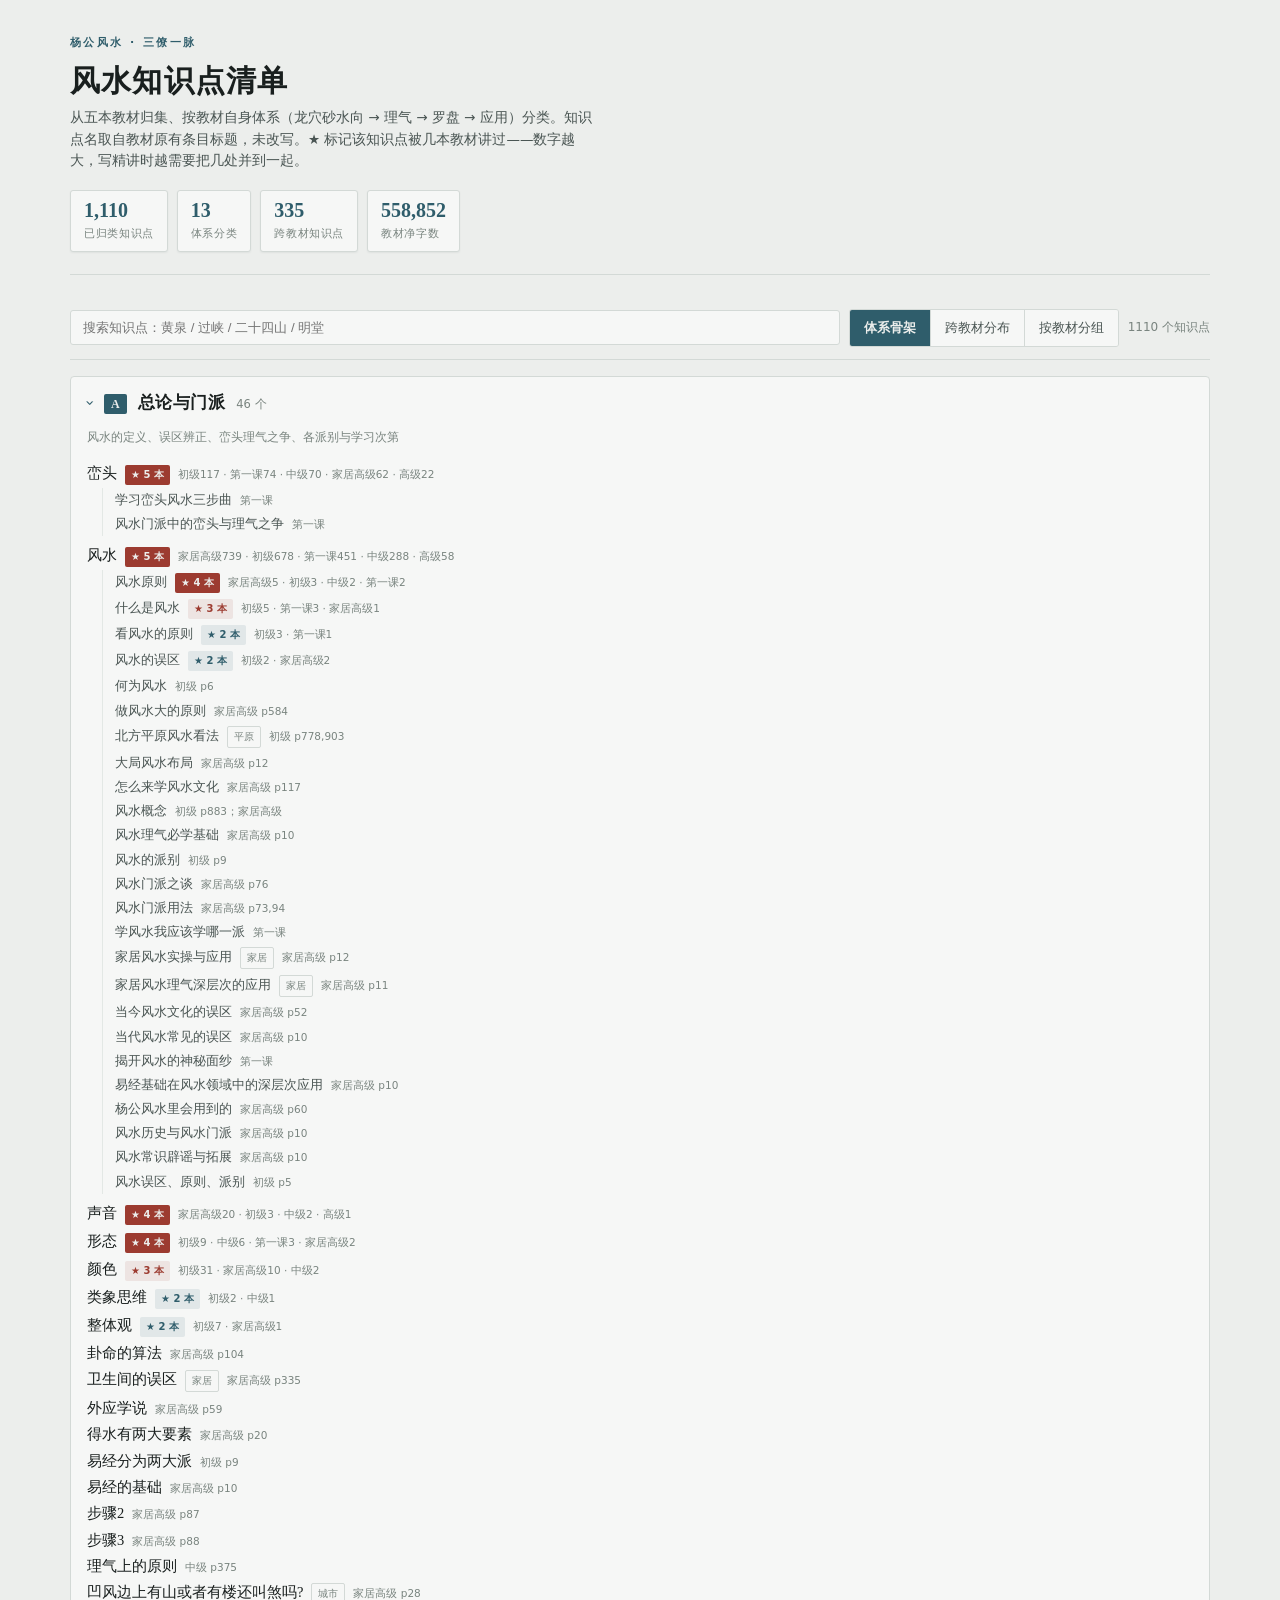
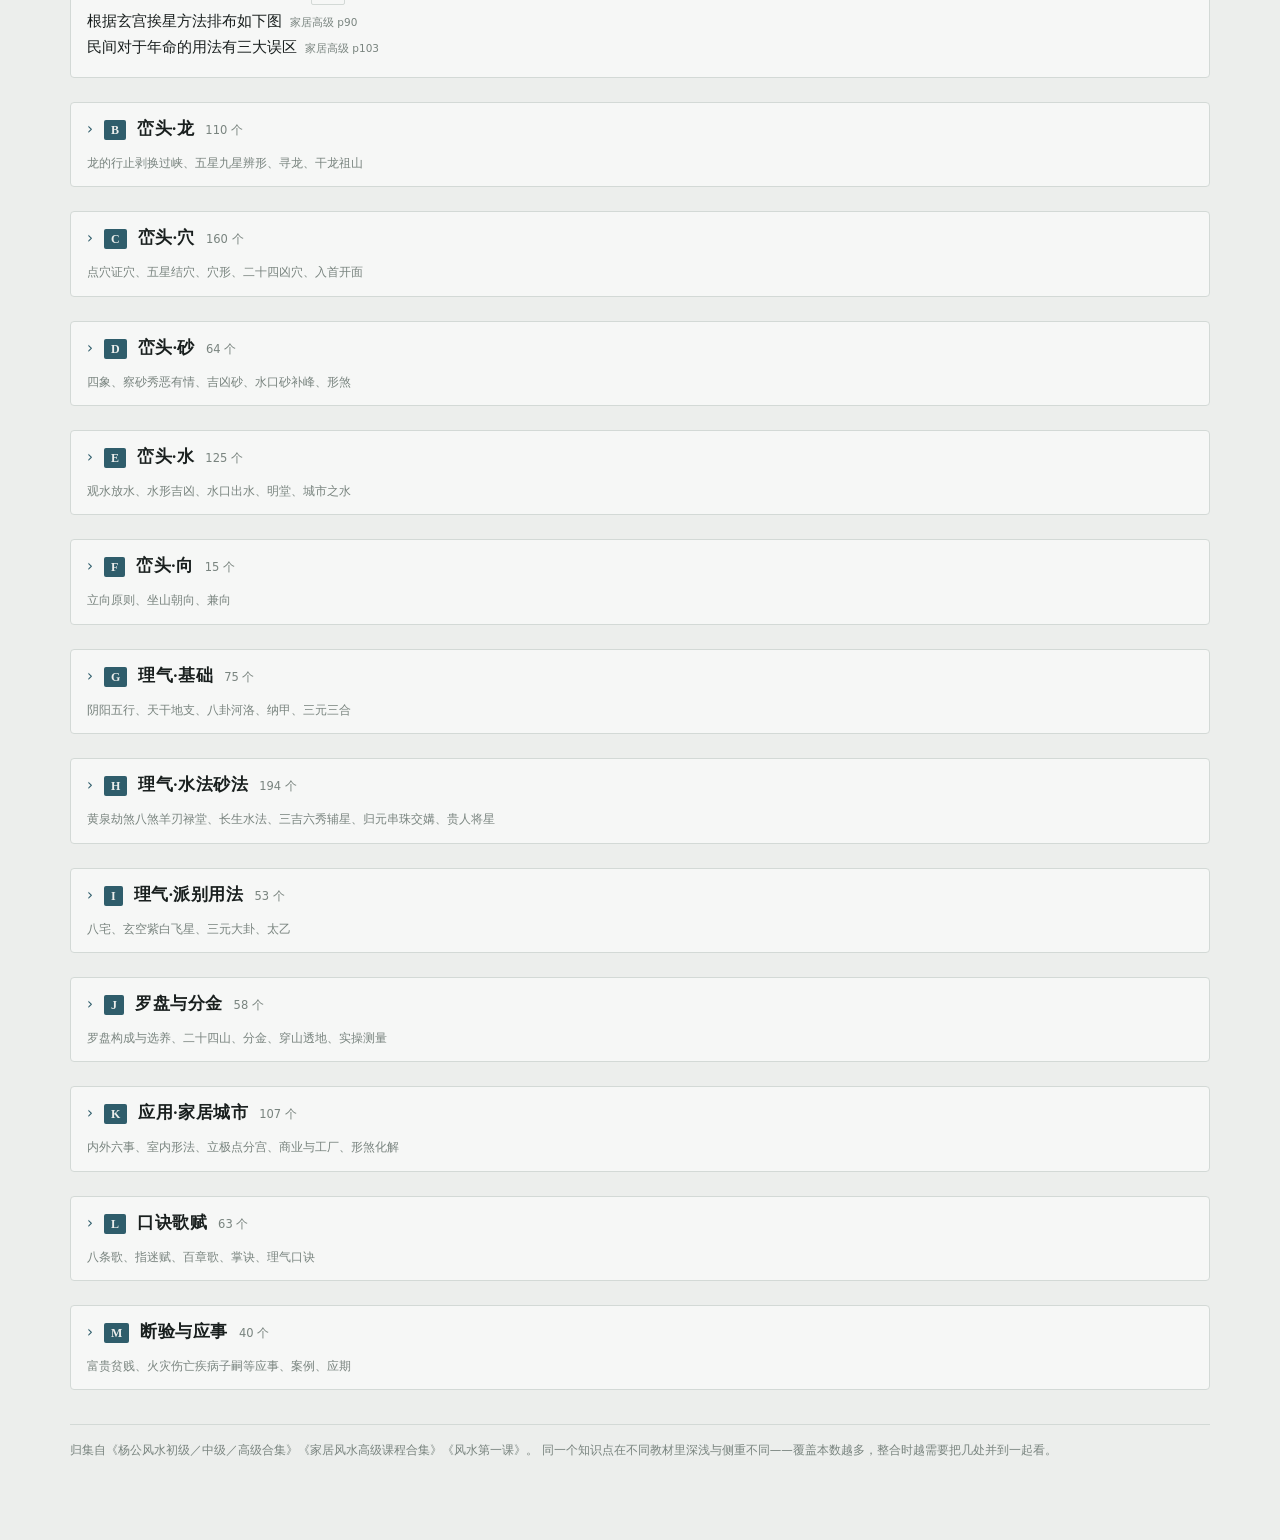
<file: content/风水知识点清单.html>
<!doctype html>
<html lang="zh-CN">
<head>
<meta charset="utf-8">
<meta name="viewport" content="width=device-width,initial-scale=1">
<style>*{-webkit-text-size-adjust:100%}</style>
</head>
<body>
<title>风水知识点清单 · 五本教材</title>
<style>
:root{
  --paper:#eceeec; --card:#f6f7f6; --ink:#191f1e; --ink2:#4a5553; --mute:#79847f;
  --line:#d3d9d6; --line2:#e3e8e5;
  --indigo:#2f5d6b; --indigo-soft:rgba(47,93,107,.10);
  --cinnabar:#9c3b30; --cinnabar-soft:rgba(156,59,48,.10);
  --bar:#2f5d6b; --shadow:0 1px 2px rgba(25,31,30,.06);
}
@media (prefers-color-scheme:dark){
  :root:not([data-theme="light"]){
    --paper:#141816; --card:#1b201e; --ink:#e6e9e6; --ink2:#b3bcb8; --mute:#7f8a86;
    --line:#2b3230; --line2:#232927;
    --indigo:#7bb2c1; --indigo-soft:rgba(123,178,193,.14);
    --cinnabar:#d0837a; --cinnabar-soft:rgba(208,131,122,.14);
    --bar:#6fa8b8; --shadow:0 1px 2px rgba(0,0,0,.35);
  }
}
:root[data-theme="dark"]{
  --paper:#141816; --card:#1b201e; --ink:#e6e9e6; --ink2:#b3bcb8; --mute:#7f8a86;
  --line:#2b3230; --line2:#232927;
  --indigo:#7bb2c1; --indigo-soft:rgba(123,178,193,.14);
  --cinnabar:#d0837a; --cinnabar-soft:rgba(208,131,122,.14);
  --bar:#6fa8b8; --shadow:0 1px 2px rgba(0,0,0,.35);
}
*{box-sizing:border-box}
body{
  margin:0; background:var(--paper); color:var(--ink);
  font:15px/1.6 "PingFang SC","Hiragino Sans GB",system-ui,sans-serif;
  -webkit-font-smoothing:antialiased;
}
.wrap{max-width:1180px;margin:0 auto;padding:34px 20px 80px}

/* 头部 */
header{border-bottom:1px solid var(--line);padding-bottom:22px;margin-bottom:22px}
.eyebrow{
  margin:0 0 10px;color:var(--indigo);font-size:11px;letter-spacing:.22em;
  text-transform:uppercase;font-weight:600;
}
h1{
  margin:0 0 8px;font:600 30px/1.25 "Songti SC","Source Han Serif SC",Georgia,serif;
  letter-spacing:.04em;text-wrap:balance;
}
.sub{margin:0;color:var(--ink2);font-size:13.5px;max-width:62ch}
.stats{display:flex;flex-wrap:wrap;gap:9px;margin-top:18px}
.stat{
  border:1px solid var(--line);background:var(--card);border-radius:3px;
  padding:9px 13px;box-shadow:var(--shadow);
}
.stat b{
  display:block;font:600 20px/1 Georgia,"Songti SC",serif;color:var(--indigo);
  font-variant-numeric:tabular-nums;
}
.stat span{display:block;margin-top:5px;font-size:10.5px;color:var(--mute);letter-spacing:.06em}

/* 控制条 */
.bar{
  position:sticky;top:0;z-index:5;background:var(--paper);
  padding:12px 0;border-bottom:1px solid var(--line);margin-bottom:16px;
  display:flex;flex-wrap:wrap;gap:9px;align-items:center;
}
input[type=search]{
  flex:1 1 210px;min-width:0;padding:9px 12px;border:1px solid var(--line);
  border-radius:3px;background:var(--card);color:var(--ink);font:14px/1 inherit;
}
input[type=search]:focus{outline:2px solid var(--indigo);outline-offset:-1px;border-color:transparent}
.seg{display:flex;border:1px solid var(--line);border-radius:3px;overflow:hidden}
.seg button{
  border:0;background:var(--card);color:var(--ink2);padding:9px 14px;
  font:12.5px/1 inherit;cursor:pointer;border-right:1px solid var(--line);
}
.seg button:last-child{border-right:0}
.seg button[aria-pressed=true]{background:var(--indigo);color:var(--paper);font-weight:600}
.seg button:focus-visible{outline:2px solid var(--cinnabar);outline-offset:-2px}
.count{margin-left:auto;color:var(--mute);font-size:12px;font-variant-numeric:tabular-nums}

/* 表格 */
.tablewrap{overflow-x:auto;border:1px solid var(--line);border-radius:4px;background:var(--card)}
table{border-collapse:collapse;width:100%;min-width:760px}
th{
  position:sticky;top:0;background:var(--card);text-align:left;
  padding:11px 12px;font-size:11px;letter-spacing:.1em;color:var(--mute);
  font-weight:600;border-bottom:1px solid var(--line);white-space:nowrap;
}
td{padding:9px 12px;border-bottom:1px solid var(--line2);vertical-align:middle}
tr:last-child td{border-bottom:0}
tbody tr:hover{background:var(--indigo-soft)}
.term{
  font:500 16px/1.35 "Songti SC","Source Han Serif SC",Georgia,serif;
  letter-spacing:.02em;white-space:nowrap;
}
/* 覆盖本数＝该知识点跨了几本教材，用色带编码 */
.cover{
  display:inline-block;min-width:38px;text-align:center;padding:3px 7px;border-radius:2px;
  font-size:11px;font-weight:600;font-variant-numeric:tabular-nums;
  border:1px solid var(--line);color:var(--ink2);background:transparent;
}
.cover.c5{background:var(--cinnabar);color:var(--paper);border-color:transparent}
.cover.c4{background:var(--cinnabar-soft);color:var(--cinnabar);border-color:transparent}
.cover.c3{background:var(--indigo-soft);color:var(--indigo);border-color:transparent}
.cell{min-width:104px}
.cell.none{color:var(--line);font-size:12px}
.hit{display:flex;align-items:center;gap:7px}
.n{
  font-variant-numeric:tabular-nums;font-size:12.5px;color:var(--ink2);
  min-width:26px;text-align:right;
}
.meter{flex:1;height:4px;background:var(--line2);border-radius:2px;overflow:hidden;min-width:22px}
.meter i{display:block;height:100%;background:var(--bar)}
.pages{
  display:block;margin-top:3px;font-size:10.5px;color:var(--mute);
  font-variant-numeric:tabular-nums;letter-spacing:.02em;
}

/* 体系视图 */
.cat{margin-bottom:24px;border:1px solid var(--line);border-radius:4px;background:var(--card);overflow:hidden}
.cat>summary{list-style:none;cursor:pointer;padding:14px 16px;display:flex;align-items:baseline;gap:11px;flex-wrap:wrap}
.cat>summary::-webkit-details-marker{display:none}
.cat>summary::before{content:"›";color:var(--indigo);font-size:15px;transition:transform .18s}
.cat[open]>summary::before{transform:rotate(90deg)}
.cat .code{font:600 12px/1 Georgia,serif;color:var(--paper);background:var(--indigo);padding:4px 7px;border-radius:2px}
.cat h2{margin:0;font:600 17px/1.3 "Songti SC","Source Han Serif SC",Georgia,serif;letter-spacing:.03em}
.cat .n{color:var(--mute);font-size:11.5px;min-width:auto}
.cat .desc{flex:1 1 100%;margin:2px 0 0;color:var(--mute);font-size:11.5px}
.tree{padding:0 16px 16px;margin:0;list-style:none}
.tree ul{list-style:none;margin:3px 0 3px 15px;padding:0 0 0 12px;border-left:1px solid var(--line2)}
.tree li{padding:3px 0}
.node{display:flex;align-items:baseline;gap:8px;flex-wrap:wrap}
.node b{font:500 14.5px/1.4 "Songti SC","Source Han Serif SC",Georgia,serif;font-weight:500}
.tree ul .node b{font-size:13px;color:var(--ink2)}
.star{font-size:10px;font-weight:600;padding:2px 6px;border-radius:2px;white-space:nowrap;
  font-variant-numeric:tabular-nums;background:var(--indigo-soft);color:var(--indigo)}
.star.s5,.star.s4{background:var(--cinnabar);color:var(--paper)}
.star.s3{background:var(--cinnabar-soft);color:var(--cinnabar)}
.tag{font-size:10px;padding:2px 6px;border:1px solid var(--line);border-radius:2px;color:var(--mute)}
.where{color:var(--mute);font-size:10.5px;font-variant-numeric:tabular-nums}

/* 分组视图 */
.book{margin-bottom:26px}
.book h2{
  margin:0 0 4px;font:600 19px/1.3 "Songti SC","Source Han Serif SC",Georgia,serif;
  letter-spacing:.04em;
}
.book .note{margin:0 0 12px;color:var(--mute);font-size:12px}
.sec{border-top:1px solid var(--line);padding:13px 0}
.sec h3{
  margin:0 0 9px;font-size:12.5px;font-weight:600;color:var(--indigo);
  letter-spacing:.03em;
}
.chips{display:flex;flex-wrap:wrap;gap:6px}
.chip{
  border:1px solid var(--line);background:var(--card);border-radius:3px;
  padding:5px 9px;font-size:13px;color:var(--ink);
  font-family:"Songti SC","Source Han Serif SC",Georgia,serif;
}
.chip em{
  font-style:normal;color:var(--mute);font-size:10px;margin-left:5px;
  font-family:"PingFang SC",system-ui,sans-serif;font-variant-numeric:tabular-nums;
}
.chip mark,.term mark{background:var(--cinnabar-soft);color:var(--cinnabar);padding:0 1px}
.empty{padding:40px 12px;text-align:center;color:var(--mute);font-size:13.5px}
footer{margin-top:34px;padding-top:16px;border-top:1px solid var(--line);color:var(--mute);font-size:11.5px}
@media (max-width:640px){
  .wrap{padding:22px 13px 60px} h1{font-size:24px}
  .count{margin-left:0;width:100%}
}
@media (prefers-reduced-motion:reduce){*{transition:none!important;animation:none!important}}
</style>

<div class="wrap">
<header>
  <p class="eyebrow">杨公风水 · 三僚一脉</p>
  <h1>风水知识点清单</h1>
  <p class="sub">从五本教材归集、按教材自身体系（龙穴砂水向 → 理气 → 罗盘 → 应用）分类。知识点名取自教材原有条目标题，未改写。★ 标记该知识点被几本教材讲过——数字越大，写精讲时越需要把几处并到一起。</p>
  <div class="stats">
    <div class="stat"><b>1,110</b><span>已归类知识点</span></div>
    <div class="stat"><b>13</b><span>体系分类</span></div>
    <div class="stat"><b>335</b><span>跨教材知识点</span></div>
    <div class="stat"><b>558,852</b><span>教材净字数</span></div>
  </div>
</header>

<div class="bar">
  <input type="search" id="q" placeholder="搜索知识点：黄泉 / 过峡 / 二十四山 / 明堂" autocomplete="off">
  <div class="seg" role="group" aria-label="视图">
    <button id="v0" aria-pressed="true">体系骨架</button>
    <button id="v1" aria-pressed="false">跨教材分布</button>
    <button id="v2" aria-pressed="false">按教材分组</button>
  </div>
  <div class="seg" id="filters" role="group" aria-label="覆盖本数筛选">
    <button data-cov="0" aria-pressed="true">全部</button>
    <button data-cov="5" aria-pressed="false">5本</button>
    <button data-cov="4" aria-pressed="false">≥4本</button>
    <button data-cov="3" aria-pressed="false">≥3本</button>
  </div>
  <span class="count" id="count"></span>
</div>

<div id="view"></div>

<footer>
  归集自《杨公风水初级／中级／高级合集》《家居风水高级课程合集》《风水第一课》。
  同一个知识点在不同教材里深浅与侧重不同——覆盖本数越多，整合时越需要把几处并到一起看。
</footer>
</div>

<script id="data" type="application/json">{"multi":{"“丙午":{"初级":[3,["p175","p193","p293"]],"中级":[5,["p129","p137","p324"]],"家居高级":[2,["p364","p403"]]},"《指迷赋》":{"初级":[13,["p117","p154","p197","p199","p253","p433"]],"中级":[1,["p19"]]},"一卦纯清":{"初级":[2,["p307"]],"中级":[1,["p342"]],"高级":[3,["p38","p39"]]},"一字水":{"初级":[7,["p3","p124","p369","p436","p766","p972"]],"中级":[3,["p72"]],"家居高级":[16,["p12","p24","p210","p239","p246","p258","p306","p312"]],"第一课":[1,["第3课"]]},"一百二十分金":{"初级":[1,["p176"]],"家居高级":[1,["p376"]]},"七甲子":{"初级":[2,["p188","p270"]],"中级":[4,["p153","p171","p220","p375"]],"家居高级":[3,["p379","p389","p516"]],"高级":[8,["p3","p41","p42","p53"]]},"三元不败":{"初级":[8,["p196","p287","p349"]],"中级":[3,["p210"]],"家居高级":[2,["p170","p398"]],"高级":[10,["p3","p6","p35","p38","p39"]]},"三元九运":{"初级":[3,["p43","p789","p936"]],"中级":[7,["p147","p281","p283","p284","p292","p354"]],"家居高级":[3,["p11","p82","p564"]],"高级":[2,["p16"]]},"三元阴阳夫妇":{"初级":[16,["p4","p5","p189","p190","p267","p268","p269","p276"]],"中级":[4,["p142","p204","p206"]],"家居高级":[4,["p394","p587"]]},"三元驳杂":{"初级":[5,["p140","p466"]],"中级":[17,["p193","p229","p336","p341","p342"]],"家居高级":[12,["p112","p116","p117","p486"]],"高级":[7,["p3","p39","p40","p58","p76"]]},"三吉六秀":{"初级":[7,["p5","p29","p85","p226","p248","p420","p971"]],"中级":[28,["p66","p104","p143","p146","p240","p249","p250","p252"]],"家居高级":[12,["p405","p503","p517","p525","p526","p528"]],"高级":[3,["p69","p92"]],"第一课":[1,["第5课"]]},"三神水法":{"初级":[10,["p135","p314","p479","p480","p769","p781","p788","p815"]],"中级":[3,["p143","p266","p270"]],"高级":[4,["p3","p5","p33","p119"]]},"三针":{"初级":[2,["p188","p270"]],"中级":[10,["p145","p153","p171","p220","p334","p375"]],"家居高级":[3,["p379","p389","p516"]],"高级":[10,["p3","p41","p42","p44","p53"]]},"中火二星":{"初级":[1,["p115"]],"中级":[1,["p13"]],"高级":[12,["p2","p7","p30","p31","p32"]]},"串珠理":{"初级":[33,["p5","p270","p314","p473","p474","p769","p780","p781"]],"中级":[19,["p142","p146","p156","p210","p211","p220","p221","p308"]],"高级":[1,["p39"]]},"乘生气":{"初级":[9,["p178","p311","p316","p317","p771","p772","p883","p885"]],"中级":[5,["p159","p254","p255"]]},"乙辰":{"初级":[28,["p262","p263","p288","p309","p468","p479","p488","p771"]],"中级":[59,["p45","p124","p125","p126","p138","p152","p164","p174"]],"家居高级":[3,["p110","p486"]],"高级":[25,["p31","p33","p57","p62","p67","p68","p124"]]},"九星":{"初级":[57,["p2","p26","p27","p32","p40","p47","p48","p49"]],"中级":[82,["p3","p9","p11","p12","p19","p34","p143","p146"]],"家居高级":[34,["p11","p82","p83","p84","p85","p86","p97","p99"]],"高级":[10,["p2","p8","p14","p50","p62","p114","p119","p145"]],"第一课":[7,["第17课","第18课"]]},"九曲水":{"初级":[10,["p243","p409","p766","p776","p785","p810","p892","p895"]],"中级":[20,["p5","p71","p73","p75","p76","p81","p82","p87"]],"家居高级":[15,["p29","p128","p219","p242","p243","p244","p246"]]},"书房":{"初级":[2,["p8","p192"]],"中级":[8,["p296","p303","p328","p330","p332"]],"家居高级":[14,["p12","p365","p367","p401","p405","p421","p423","p427"]],"第一课":[1,["第9课"]]},"乾峰":{"初级":[10,["p31","p262","p263","p327","p482","p771","p884"]],"中级":[16,["p112","p113","p116","p126","p216","p217","p261"]],"家居高级":[5,["p47","p51","p564"]],"高级":[13,["p17","p32","p101","p107","p111","p112","p141"]]},"二十四劫煞":{"初级":[1,["p454"]],"中级":[1,["p308"]]},"二十四山劫煞":{"初级":[10,["p4","p185","p234","p238","p314","p454","p464","p769"]],"中级":[2,["p198","p199"]],"家居高级":[3,["p11","p377","p438"]]},"五不葬":{"初级":[7,["p115","p336","p348","p373","p767","p774","p889"]],"中级":[1,["p38"]]},"五星":{"初级":[66,["p2","p10","p26","p27","p31","p40","p48","p49"]],"中级":[13,["p3","p8","p19","p20","p21","p23","p34","p35"]],"家居高级":[2,["p10","p88"]],"高级":[4,["p2","p7","p8","p28"]],"第一课":[27,["第17课","第18课","第19课","第20课","第21课","第22课"]]},"五行":{"初级":[117,["p26","p27","p158","p174","p182","p198","p199","p259"]],"中级":[107,["p10","p11","p12","p13","p14","p15","p16","p17"]],"家居高级":[27,["p10","p59","p109","p114","p148","p205","p342","p399"]],"高级":[62,["p14","p33","p34","p37","p38","p43","p44","p46"]],"第一课":[2,["第5课","第13课"]]},"五行相克":{"初级":[3,["p182","p344","p898"]],"中级":[3,["p196","p259","p338"]]},"五行相生":{"初级":[2,["p198","p898"]],"中级":[2,["p259","p338"]],"家居高级":[1,["p432"]]},"五鬼":{"初级":[17,["p165","p178","p185","p314","p459","p462","p779","p905"]],"中级":[51,["p143","p146","p238","p240","p241","p246","p247","p248"]],"家居高级":[5,["p97","p98","p540","p555"]],"高级":[20,["p2","p5","p25","p26","p29","p30","p87"]]},"五鬼运财":{"初级":[3,["p165","p178","p185"]],"中级":[34,["p143","p146","p238","p241","p246","p247","p248","p250"]],"家居高级":[1,["p540"]],"高级":[8,["p2","p29","p30"]]},"五鬼闹判官":{"初级":[5,["p314","p459","p462"]],"高级":[5,["p2","p5","p26"]]},"什么是风水":{"初级":[5,["p311","p316","p765","p767","p883"]],"家居高级":[1,["p13"]],"第一课":[3,["第1课","第8课","第15课"]]},"以坐山论":{"初级":[17,["p182","p194","p454","p485","p778","p811","p813","p903"]],"中级":[9,["p195","p196","p198","p228","p236","p258","p277"]],"家居高级":[2,["p565","p566"]],"高级":[3,["p43","p61","p116"]]},"余坪不足":{"初级":[1,["p974"]],"中级":[11,["p97","p101","p104","p111"]],"家居高级":[4,["p514","p567"]]},"信号塔":{"初级":[3,["p772","p886","p982"]],"中级":[10,["p303","p396","p398"]],"家居高级":[8,["p39","p203","p204","p473","p475"]]},"倒刃水":{"初级":[8,["p456","p778","p903","p904"]],"中级":[1,["p230"]],"家居高级":[1,["p530"]],"高级":[1,["p42"]]},"倒地木":{"初级":[15,["p50","p51","p92","p93","p796","p808","p947","p964"]],"中级":[16,["p21","p22","p24","p26","p27","p35"]]},"借运":{"初级":[11,["p2","p42","p43","p153","p195","p261"]],"高级":[3,["p56","p59"]]},"倾摆房间断":{"初级":[9,["p291","p315","p488","p770","p783","p818","p819","p921"]],"中级":[2,["p294","p400"]],"家居高级":[1,["p400"]]},"先后天水法":{"初级":[5,["p4","p5","p190","p272"]],"中级":[7,["p142","p167","p215","p216","p220","p224","p229"]],"家居高级":[1,["p523"]]},"先天八卦":{"初级":[7,["p263","p272","p452","p453","p768","p898"]],"中级":[19,["p140","p150","p161","p167","p173","p215","p216","p218"]],"家居高级":[2,["p52","p377"]],"高级":[11,["p9","p10","p11","p51"]]},"先天水":{"初级":[1,["p286"]],"中级":[23,["p169","p173","p207","p215","p216","p217","p218","p219"]],"高级":[1,["p82"]]},"入户门":{"初级":[20,["p46","p165","p167","p234","p259","p263","p291","p295"]],"中级":[24,["p114","p159","p239","p240","p274","p277","p278","p305"]],"家居高级":[124,["p64","p73","p101","p315","p316","p317","p318","p319"]],"高级":[1,["p24"]],"第一课":[2,["第12课"]]},"八宅":{"初级":[13,["p5","p10","p284","p285","p289","p294","p304","p308"]],"中级":[40,["p143","p147","p148","p173","p241","p271","p272","p273"]],"家居高级":[48,["p10","p11","p79","p81","p83","p94","p95","p96"]],"高级":[1,["p56"]],"第一课":[3,["第7课","第8课"]]},"八煞与劫煞":{"初级":[1,["p998"]],"中级":[2,["p141","p199"]]},"八煞劫煞":{"初级":[10,["p95","p114","p165","p192","p234","p792","p942","p998"]],"中级":[13,["p45","p123","p138","p194","p200","p203","p220","p329"]],"家居高级":[24,["p30","p175","p326","p330","p346","p390","p391","p424"]]},"八煞口诀":{"初级":[1,["p183"]],"中级":[4,["p195","p198","p202"]]},"八煞黄泉":{"初级":[17,["p4","p180","p181","p182","p237","p262","p306","p314"]],"中级":[6,["p124","p125","p141","p195","p202"]],"家居高级":[7,["p380","p381","p389"]]},"六十甲子":{"初级":[2,["p768","p900"]],"中级":[7,["p141","p154","p171"]]},"六秀峰":{"初级":[1,["p484"]],"中级":[5,["p105","p249","p252"]],"家居高级":[2,["p517","p526"]],"高级":[2,["p69"]]},"内堂做法":{"初级":[4,["p81","p128","p135","p165"]],"中级":[2,["p369","p382"]],"家居高级":[1,["p568"]]},"净阴净阳":{"初级":[7,["p308","p473"]],"中级":[14,["p145","p150","p336","p337","p345"]],"家居高级":[3,["p11","p545"]],"高级":[9,["p6","p61","p62","p73","p80","p90","p114"]]},"凶星凶神":{"初级":[7,["p314","p453","p769","p777","p812","p902","p904"]],"中级":[2,["p146","p343"]]},"凹风":{"初级":[44,["p6","p117","p772","p786","p787","p791","p801","p803"]],"中级":[95,["p23","p27","p55","p56","p57","p95","p101","p111"]],"家居高级":[57,["p15","p16","p17","p28","p195","p196","p197","p198"]],"高级":[12,["p19","p71","p72","p98","p99","p117","p126"]]},"出水":{"初级":[90,["p85","p98","p101","p123","p127","p128","p129","p130"]],"中级":[73,["p24","p36","p72","p91","p118","p157","p158","p176"]],"家居高级":[65,["p31","p33","p35","p36","p41","p57","p93","p110"]],"高级":[6,["p34","p38","p80"]],"第一课":[1,["第14课"]]},"割脚水":{"初级":[6,["p139","p251","p972","p997"]],"中级":[17,["p6","p96","p97","p110","p111","p398"]],"家居高级":[19,["p188","p231","p232","p233","p234","p255","p258","p260"]]},"十二将星":{"初级":[32,["p315","p449","p485","p486","p487","p769","p782","p783"]],"中级":[14,["p63","p143","p256","p260","p262","p263","p309"]]},"十二长生":{"初级":[21,["p5","p167","p170","p280","p465","p777","p799","p803"]],"中级":[44,["p112","p143","p144","p146","p164","p173","p211","p212"]],"家居高级":[19,["p10","p11","p83","p107","p108","p109","p114","p115"]],"高级":[3,["p44","p98"]]},"十二长生水法":{"初级":[4,["p5","p280","p777","p902"]],"中级":[12,["p143","p146","p263","p264","p266","p267","p268","p343"]],"家居高级":[1,["p107"]]},"午峰":{"初级":[2,["p175","p486"]],"中级":[18,["p120","p121","p122","p127","p209","p234","p245","p255"]],"家居高级":[6,["p74","p476","p493","p517"]],"高级":[11,["p99","p110","p111","p112","p118","p119"]]},"南极峰":{"初级":[4,["p327","p420","p771","p884"]],"中级":[1,["p113"]]},"卧室":{"初级":[9,["p165","p175","p192","p205","p289","p292","p305"]],"中级":[18,["p296","p300","p303","p327","p384","p385","p400"]],"家居高级":[72,["p12","p207","p324","p327","p328","p329","p334","p335"]],"第一课":[1,["第9课"]]},"卫生间":{"初级":[5,["p165","p192","p292"]],"家居高级":[90,["p12","p58","p59","p323","p326","p327","p334","p335"]]},"厨房":{"初级":[27,["p8","p165","p192","p234","p236","p289","p292","p305"]],"中级":[16,["p275","p296","p300","p325","p326","p328","p329","p384"]],"家居高级":[78,["p12","p52","p54","p64","p323","p326","p328","p330"]]},"双山五行":{"初级":[27,["p291","p306","p456","p457","p481","p777","p782","p817"]],"中级":[10,["p140","p152","p176","p261","p264","p267","p295","p304"]],"家居高级":[6,["p109","p114","p526","p527"]],"高级":[2,["p14","p33"]]},"反复黄泉":{"初级":[42,["p5","p167","p259","p265","p266","p267","p271","p273"]],"中级":[26,["p124","p141","p185","p186","p187","p188","p189","p191"]],"家居高级":[22,["p11","p377","p382","p383","p384","p385","p389","p406"]],"高级":[3,["p26"]]},"反弓水":{"初级":[22,["p125","p126","p139","p409","p410","p444","p766","p776"]],"中级":[12,["p6","p71","p90","p98","p99","p364"]],"家居高级":[18,["p130","p166","p227","p229","p231","p252","p253","p257"]]},"吉凶推算":{"初级":[1,["p169"]],"中级":[1,["p257"]]},"吉星吉神":{"初级":[8,["p314","p465","p472","p473","p769","p779","p812","p907"]],"中级":[2,["p145","p336"]]},"后天水":{"初级":[6,["p4","p5","p190","p272","p307"]],"中级":[32,["p142","p167","p173","p203","p215","p216","p217","p218"]],"家居高级":[3,["p418","p523"]],"高级":[3,["p65","p81","p86"]]},"向上八煞":{"初级":[9,["p182","p183","p187","p194","p260","p453","p454","p777"]],"中级":[4,["p195","p196"]]},"四线":{"初级":[2,["p188","p270"]],"中级":[4,["p153","p171","p220","p375"]],"家居高级":[3,["p379","p389","p516"]],"高级":[7,["p3","p41","p42","p53"]]},"四阳卦":{"初级":[1,["p188"]],"高级":[3,["p61","p109","p143"]]},"四阴卦":{"初级":[1,["p188"]],"高级":[3,["p61","p109","p143"]]},"土城水":{"初级":[6,["p313","p448","p776","p895","p896"]],"中级":[4,["p5","p74","p75"]],"家居高级":[6,["p129","p143","p166"]]},"土星":{"初级":[63,["p2","p27","p32","p33","p34","p36","p48","p61"]],"中级":[66,["p3","p13","p24","p29","p30","p31","p35","p53"]],"家居高级":[8,["p178","p223","p581"]],"高级":[2,["p32","p97"]],"第一课":[16,["第17课","第18课","第19课","第20课","第21课"]]},"土星结穴":{"初级":[1,["p972"]],"中级":[4,["p3","p29","p31","p53"]]},"土角挂金":{"初级":[2,["p975"]],"中级":[2,["p30","p31"]]},"地支三合":{"初级":[18,["p314","p465","p468","p769","p779","p781","p812","p815"]],"家居高级":[1,["p114"]]},"地支黄泉":{"初级":[13,["p306","p314","p459","p464","p769","p778","p812","p904"]],"中级":[4,["p190","p193","p194"]],"高级":[2,["p6","p26"]]},"地漏":{"初级":[71,["p117","p139","p154","p155","p166","p178","p204","p205"]],"中级":[37,["p7","p101","p111","p131","p134","p135","p136","p137"]],"家居高级":[10,["p35","p313","p430","p565"]]},"坐山八煞":{"初级":[6,["p183","p194","p453","p777","p903"]],"中级":[4,["p195","p196","p198","p240"]],"高级":[1,["p113"]]},"坤峰":{"初级":[12,["p327","p486","p771","p808","p818","p884","p919","p964"]],"中级":[13,["p26","p113","p115","p116","p261"]],"家居高级":[6,["p51","p54","p60","p492","p564"]],"高级":[8,["p64","p65","p122","p123"]]},"坤峰坤水":{"初级":[1,["p327"]],"中级":[4,["p115"]],"家居高级":[1,["p60"]]},"声音":{"初级":[3,["p179","p972"]],"中级":[2,["p149"]],"家居高级":[20,["p226","p336","p477","p480"]],"高级":[1,["p87"]]},"外山外水":{"初级":[37,["p8","p46","p47","p167","p182","p289","p291","p293"]],"中级":[55,["p109","p144","p148","p157","p174","p192","p200","p202"]],"家居高级":[77,["p20","p32","p59","p63","p66","p72","p147","p160"]],"高级":[7,["p22","p24","p33","p39","p56","p60"]],"第一课":[1,["第9课"]]},"天乙贵人":{"初级":[2,["p806","p960"]],"中级":[8,["p64","p143","p257","p277","p282"]],"家居高级":[4,["p405","p428","p588"]]},"天喜红鸾方位":{"初级":[1,["p301"]],"家居高级":[2,["p429"]]},"天喜红鸾诀":{"初级":[3,["p5","p299","p301"]],"中级":[3,["p144","p303","p304"]],"家居高级":[3,["p11","p12","p588"]]},"天地丁":{"初级":[4,["p781","p815","p914"]],"中级":[10,["p146","p348","p350","p351"]],"家居高级":[5,["p519","p522","p525"]],"高级":[11,["p3","p6","p34","p35","p53","p54","p56","p57"]]},"天干五合":{"初级":[6,["p471","p813","p899","p910"]],"家居高级":[1,["p508"]]},"天干地支":{"初级":[4,["p174","p469","p768","p899"]],"中级":[7,["p141","p159","p171","p226","p289"]],"家居高级":[1,["p116"]]},"天白":{"初级":[88,["p3","p6","p110","p111","p117","p118","p119","p178"]],"中级":[45,["p7","p55","p110","p111","p112","p116","p129","p131"]],"家居高级":[65,["p15","p17","p28","p187","p195","p196","p197","p198"]],"高级":[10,["p37","p71","p98","p100"]]},"天白凹风":{"初级":[5,["p117","p772","p787","p886","p933"]],"中级":[13,["p55","p111","p129","p131","p135","p136","p137","p361"]],"家居高级":[20,["p195","p196","p197","p199","p200","p203","p280","p283"]],"高级":[2,["p71"]]},"天罡":{"初级":[56,["p255","p485","p486","p783","p817","p818","p823","p918"]],"中级":[31,["p3","p9","p14","p15","p19","p49","p260","p261"]]},"太乙数":{"初级":[7,["p4","p5","p191","p270","p308"]],"中级":[24,["p142","p145","p207","p208","p209","p211","p221","p290"]],"高级":[4,["p5","p18","p19","p120"]]},"太阳":{"初级":[63,["p5","p234","p235","p253","p254","p255","p315","p323"]],"中级":[32,["p3","p9","p10","p12","p15","p19","p63","p101"]],"家居高级":[5,["p63","p103","p207","p566","p570"]],"高级":[12,["p3","p33","p102","p112"]],"第一课":[1,["第5课"]]},"太阳到山":{"初级":[31,["p5","p315","p449","p481","p482","p486","p769","p782"]],"高级":[8,["p3","p33"]]},"太阴":{"初级":[79,["p5","p216","p234","p245","p252","p253","p254","p256"]],"中级":[41,["p3","p9","p10","p11","p12","p15","p19","p63"]],"家居高级":[4,["p566"]],"高级":[12,["p3","p33","p67","p102"]],"第一课":[1,["第5课"]]},"太阴到水":{"初级":[17,["p5","p315","p482","p769","p782","p817","p917","p918"]],"高级":[8,["p3","p33"]]},"夫妇交媾口诀":{"初级":[2,["p269","p478"]],"家居高级":[1,["p396"]]},"子午斜流":{"初级":[26,["p5","p165","p284","p291","p293","p294","p295","p298"]],"中级":[23,["p144","p272","p277","p291","p293","p294","p295","p296"]],"家居高级":[43,["p11","p105","p333","p365","p369","p400","p401","p405"]]},"子午斜流口诀":{"初级":[3,["p5","p284","p291"]],"中级":[2,["p304","p329"]],"家居高级":[1,["p587"]]},"子卯相刑":{"初级":[3,["p459","p779","p905"]],"中级":[1,["p401"]],"高级":[1,["p82"]]},"安门":{"初级":[23,["p80","p81","p136","p284","p308","p790","p804","p937"]],"中级":[7,["p238","p277","p345","p359","p374"]],"家居高级":[21,["p106","p350","p405","p522","p523","p524","p539","p586"]],"高级":[26,["p3","p35","p54","p55","p56","p57","p58"]]},"安门楼":{"初级":[7,["p80","p136","p284","p308","p790","p937"]],"中级":[3,["p277","p359","p374"]],"家居高级":[4,["p106","p522","p539"]],"高级":[14,["p3","p35","p54","p56","p57","p58"]]},"宗祠":{"初级":[79,["p218","p335","p337","p357","p365","p393","p407","p467"]],"中级":[12,["p55","p77","p111","p114","p134","p135","p137","p211"]],"家居高级":[19,["p17","p18","p29","p110","p112","p120","p124","p141"]],"高级":[5,["p36","p42","p54","p66"]]},"定局":{"初级":[2,["p777","p902"]],"中级":[28,["p212","p263","p264","p268","p269","p270"]],"家居高级":[6,["p109","p110","p111","p116"]],"高级":[5,["p44","p48","p108"]]},"客厅":{"初级":[3,["p292","p800","p953"]],"中级":[9,["p386","p402"]],"家居高级":[80,["p12","p20","p32","p63","p261","p316","p320","p323"]]},"客死他乡":{"初级":[4,["p775","p823","p891","p929"]],"中级":[4,["p117","p118","p119","p120"]],"高级":[1,["p80"]]},"室内布局":{"初级":[9,["p8","p259","p289","p291","p294","p993"]],"中级":[21,["p145","p156","p187","p195","p272","p278","p291","p294"]],"家居高级":[24,["p59","p66","p107","p114","p115","p118","p329","p348"]],"第一课":[1,["第1课"]]},"室内布局要点":{"初级":[1,["p294"]],"中级":[1,["p328"]]},"室内风水布局":{"初级":[1,["p182"]],"家居高级":[1,["p12"]],"第一课":[2,["第9课"]]},"寅午戌":{"初级":[25,["p188","p258","p460","p464","p465","p466","p468","p473"]],"中级":[30,["p118","p120","p121","p122","p128","p129","p152","p181"]],"家居高级":[6,["p116","p259","p472","p486","p566"]],"高级":[12,["p19","p43","p99","p100","p101","p112","p113","p118"]],"第一课":[1,["第7课"]]},"寅甲":{"初级":[3,["p777","p897","p902"]],"中级":[30,["p122","p123","p124","p152","p164","p165","p174","p178"]],"家居高级":[1,["p403"]],"高级":[15,["p31","p116","p117","p147"]]},"察砂":{"初级":[24,["p3","p95","p97","p98","p99","p100","p102","p104"]],"家居高级":[20,["p10","p118","p166","p167","p168","p169","p171","p173"]]},"寡母":{"初级":[5,["p216","p820","p924"]],"中级":[25,["p6","p114","p115","p116","p174","p175","p182"]],"高级":[11,["p63","p65","p122","p123"]]},"寻龙要点":{"初级":[3,["p3","p96","p329"]],"家居高级":[2,["p117","p118"]]},"将军大坐":{"初级":[1,["p971"]],"中级":[5,["p19","p22","p254"]]},"小玄空五行":{"初级":[2,["p768","p897"]],"中级":[9,["p140","p152","p153","p211","p212","p213","p214"]]},"少丁":{"初级":[1,["p456"]],"中级":[19,["p6","p110","p111","p112","p113","p114"]],"高级":[2,["p74"]]},"山形":{"初级":[128,["p8","p27","p34","p40","p41","p43","p54","p55"]],"中级":[35,["p10","p11","p19","p42","p52","p59","p67","p68"]],"家居高级":[19,["p70","p148","p167","p170","p183","p184","p190","p195"]],"高级":[16,["p36","p64","p65","p79","p90","p96","p97","p104"]],"第一课":[16,["第4课","第11课","第16课","第18课","第19课","第21课","第26课"]]},"峦头":{"初级":[117,["p1","p2","p6","p10","p11","p19","p21","p27"]],"中级":[70,["p1","p2","p3","p9","p19","p67","p104","p105"]],"家居高级":[62,["p10","p50","p60","p70","p78","p79","p271","p294"]],"高级":[22,["p1","p2","p3","p7","p8","p15","p68","p76"]],"第一课":[74,["第4课","第5课","第6课","第7课","第11课","第12课","第14课","第15课"]]},"巳酉丑":{"初级":[27,["p182","p188","p258","p460","p464","p465","p485","p777"]],"中级":[22,["p120","p121","p122","p152","p183","p226","p229","p230"]],"家居高级":[3,["p116","p486","p566"]],"高级":[2,["p44","p74"]],"第一课":[1,["第7课"]]},"干支五行":{"初级":[1,["p899"]],"中级":[3,["p140","p152","p171"]]},"平原":{"初级":[74,["p18","p40","p45","p93","p138","p163","p201","p219"]],"中级":[21,["p21","p36","p37","p113","p131","p158","p213","p254"]],"家居高级":[30,["p38","p61","p127","p134","p135","p147","p148","p149"]],"高级":[10,["p21","p22","p23","p39","p60"]],"第一课":[9,["第23课"]]},"应事":{"初级":[11,["p54","p81","p82","p199","p247","p305","p464","p771"]],"中级":[8,["p90","p276","p347","p348"]],"家居高级":[19,["p60","p407","p408","p418","p433","p472","p473","p486"]]},"廉贞峰":{"初级":[31,["p2","p8","p9","p29","p32","p69","p70","p71"]],"中级":[20,["p128","p129","p130","p181","p244","p245","p253","p254"]],"家居高级":[5,["p469","p473","p488","p556"]],"高级":[1,["p99"]]},"廖家九星":{"初级":[4,["p253","p255","p822","p928"]],"中级":[10,["p3","p9","p12","p19","p34"]],"高级":[2,["p2","p8"]]},"廖家九星名":{"初级":[1,["p253"]],"中级":[1,["p9"]]},"建除房间断":{"初级":[6,["p315","p488","p770","p783","p818","p920"]],"中级":[2,["p294","p400"]],"家居高级":[1,["p400"]]},"廿四山劫煞":{"初级":[1,["p183"]],"家居高级":[1,["p381"]]},"形态":{"初级":[9,["p3","p133","p136","p786","p931","p972","p978"]],"中级":[6,["p245","p250","p251","p331"]],"家居高级":[2,["p554"]],"第一课":[3,["第2课","第6课","第25课"]]},"扫荡":{"初级":[7,["p253","p822","p928"]],"中级":[20,["p3","p9","p17","p18","p19"]]},"抽爻换象":{"初级":[1,["p182"]],"中级":[1,["p197"]],"家居高级":[1,["p376"]],"高级":[6,["p51","p52","p59","p60"]]},"指迷赋":{"初级":[28,["p4","p5","p76","p110","p111","p117","p154","p196"]],"中级":[1,["p19"]]},"按方位":{"初级":[1,["p412"]],"中级":[1,["p123"]],"家居高级":[1,["p563"]]},"挨星阴阳":{"初级":[1,["p896"]],"中级":[11,["p140","p147","p151","p152","p156","p355","p356"]],"家居高级":[4,["p85","p86"]]},"掌诀":{"初级":[8,["p277","p314","p472","p481","p769","p782","p817","p917"]],"中级":[6,["p140","p153","p164","p238","p301"]],"高级":[5,["p2","p7","p9","p12"]]},"排序":{"初级":[1,["p464"]],"中级":[1,["p274"]],"高级":[3,["p17","p39","p47"]]},"擎拳":{"初级":[18,["p3","p109","p116","p117","p249","p250","p419","p787"]],"中级":[9,["p4","p47","p48","p61","p364"]]},"放水":{"初级":[118,["p81","p82","p95","p118","p134","p135","p136","p173"]],"中级":[27,["p91","p114","p125","p186","p224","p234","p248","p263"]],"家居高级":[30,["p333","p401","p406","p478","p481","p482","p503","p568"]],"高级":[17,["p6","p7","p33","p34","p35","p38","p39","p44"]]},"放水步骤":{"初级":[3,["p480","p782","p915"]],"家居高级":[1,["p568"]]},"救贫黄泉":{"初级":[12,["p140","p167","p266","p267","p276","p457","p458"]],"中级":[23,["p141","p145","p185","p186","p187","p189","p192","p193"]],"家居高级":[18,["p11","p383","p384","p385","p386","p390","p392","p406"]],"高级":[1,["p101"]]},"整体观":{"初级":[7,["p7","p8","p103","p771","p883"]],"家居高级":[1,["p407"]]},"文昌位":{"初级":[2,["p8"]],"中级":[5,["p144","p302"]],"家居高级":[20,["p11","p12","p403","p404","p588","p589"]]},"文昌塔":{"初级":[6,["p8","p85","p303","p327","p971"]],"中级":[2,["p303"]],"家居高级":[2,["p403","p517"]],"第一课":[3,["第4课"]]},"文曲":{"初级":[17,["p2","p26","p48","p67","p93","p97","p179","p303"]],"中级":[57,["p9","p12","p17","p18","p19","p132","p137","p242"]],"家居高级":[14,["p51","p72","p84","p97","p98","p486","p488","p565"]],"高级":[34,["p5","p14","p15","p29","p35","p62","p65","p80"]],"第一课":[1,["第17课"]]},"文贵":{"初级":[3,["p77","p775","p890"]],"中级":[13,["p6","p104","p105","p106"]],"高级":[3,["p63","p90"]]},"斜流水":{"初级":[3,["p3","p246"]],"中级":[3,["p6","p91","p92"]]},"斜飞":{"初级":[41,["p122","p246","p252","p258","p406","p434","p766","p784"]],"中级":[25,["p4","p50","p51","p59","p90","p92","p107","p128"]],"家居高级":[34,["p27","p145","p171","p246","p255","p287","p302","p435"]],"高级":[2,["p104"]]},"断山":{"初级":[10,["p18","p19","p336","p348","p373","p374","p774","p889"]],"中级":[2,["p260","p338"]],"第一课":[1,["第16课"]]},"断语":{"初级":[16,["p37","p52","p106","p125","p184","p199","p200","p210"]],"中级":[3,["p242","p245","p296"]],"家居高级":[10,["p89","p183","p227","p380","p433","p533","p563","p566"]],"高级":[3,["p26","p68","p71"]]},"旺丁":{"初级":[9,["p481","p782","p817","p917"]],"中级":[11,["p6","p109","p110","p215","p259","p338","p356"]],"家居高级":[1,["p539"]],"高级":[10,["p73","p84","p94","p115","p127","p131","p136","p146"]],"第一课":[2,["第5课"]]},"旺人丁":{"初级":[12,["p220","p224","p226","p227","p311","p324","p821","p926"]],"中级":[16,["p57","p109","p110","p111","p223","p224","p253","p275"]],"家居高级":[3,["p12","p38"]],"高级":[3,["p92","p135"]]},"明堂水":{"初级":[11,["p224","p313","p436","p437","p768","p821","p895","p926"]],"中级":[1,["p85"]]},"暗拱水":{"初级":[4,["p178","p261","p787","p932"]],"中级":[16,["p5","p40","p76","p79","p97"]],"家居高级":[6,["p257","p555","p558","p561"]],"高级":[1,["p28"]]},"木城水":{"初级":[10,["p313","p436","p446","p895","p896","p972"]],"中级":[8,["p5","p72","p73","p86"]]},"木星":{"初级":[58,["p2","p27","p28","p29","p30","p32","p48","p84"]],"中级":[60,["p3","p10","p14","p18","p19","p21","p22","p23"]],"家居高级":[6,["p26","p39","p47","p217","p581"]],"高级":[1,["p99"]],"第一课":[10,["第17课","第18课","第19课"]]},"木星结穴":{"初级":[3,["p94","p822","p928"]],"中级":[6,["p3","p21","p23","p24","p27"]],"家居高级":[1,["p217"]]},"来去水":{"初级":[88,["p119","p128","p138","p140","p175","p177","p178","p182"]],"中级":[32,["p107","p128","p143","p174","p177","p192","p199","p200"]],"家居高级":[65,["p34","p64","p72","p89","p111","p212","p213","p214"]],"高级":[10,["p19","p33","p41","p44","p48","p56","p57","p59"]]},"来龙有力":{"初级":[2,["p795","p945"]],"中级":[1,["p110"]],"家居高级":[1,["p38"]]},"桃花水":{"初级":[22,["p314","p460","p464","p769","p779","p811","p812","p906"]],"高级":[4,["p70","p71"]]},"案例1":{"初级":[4,["p141","p181","p184","p186"]],"家居高级":[3,["p494","p504","p510"]]},"案例2":{"初级":[4,["p142","p181","p184","p187"]],"家居高级":[3,["p495","p505","p511"]]},"案例3":{"初级":[2,["p182","p187"]],"家居高级":[1,["p498"]]},"案例4":{"初级":[2,["p182","p187"]],"家居高级":[1,["p501"]]},"案山朝":{"初级":[2,["p198","p990"]],"中级":[2,["p109"]]},"欺主":{"初级":[5,["p103"]],"中级":[7,["p4","p43","p44","p61","p115"]],"家居高级":[1,["p183"]]},"正体五行":{"初级":[2,["p768","p897"]],"中级":[13,["p109","p110","p112","p120","p140","p152","p259","p301"]],"家居高级":[1,["p526"]],"高级":[2,["p43"]]},"武贵":{"初级":[14,["p37","p77","p155","p393","p394","p396","p397","p775"]],"中级":[19,["p6","p104","p105","p106","p107","p252","p343"]],"高级":[9,["p63","p88","p89","p90","p133","p134"]]},"水不聚堂":{"初级":[1,["p139"]],"中级":[1,["p117"]]},"水为财":{"初级":[4,["p164","p479","p771","p883"]],"中级":[1,["p338"]]},"水井":{"初级":[25,["p196","p260","p454","p803","p955","p981","p982","p984"]],"中级":[10,["p123","p248","p323","p332","p392","p397"]],"家居高级":[13,["p73","p211","p252","p356","p357","p564","p566"]]},"水口砂":{"初级":[20,["p37","p85","p98","p123","p147","p153","p333","p357"]],"中级":[9,["p36","p119","p320","p321"]],"家居高级":[12,["p23","p24","p27","p29","p129","p163","p221","p223"]]},"水城水":{"初级":[10,["p313","p447","p776","p895","p896","p989"]],"中级":[7,["p5","p73","p74"]]},"水塘":{"初级":[44,["p31","p44","p120","p137","p138","p319","p791","p802"]],"中级":[32,["p39","p51","p74","p76","p77","p85","p91","p114"]],"家居高级":[29,["p29","p40","p41","p226","p313","p463","p464","p466"]],"高级":[1,["p34"]]},"水星":{"初级":[43,["p2","p27","p37","p38","p39","p48","p61","p67"]],"中级":[44,["p3","p18","p22","p33","p34","p35","p88","p116"]],"家居高级":[1,["p581"]],"第一课":[11,["第17课","第18课","第22课"]]},"水星结穴":{"初级":[1,["p354"]],"中级":[4,["p3","p33","p35","p332"]]},"水的吉凶":{"初级":[4,["p765","p768","p894","p972"]],"中级":[2,["p214","p239"]],"家居高级":[14,["p12","p56","p96","p111","p205","p208","p376","p407"]],"第一课":[1,["第6课"]]},"水绕玄武":{"初级":[7,["p409","p439","p440","p776","p895","p972"]],"中级":[10,["p26","p77","p78"]],"家居高级":[6,["p462","p575"]]},"水聚明堂":{"初级":[96,["p107","p109","p120","p122","p123","p124","p125","p126"]],"中级":[20,["p36","p40","p59","p79","p83","p84","p85","p92"]],"家居高级":[42,["p20","p21","p22","p24","p25","p40","p41","p45"]],"高级":[1,["p25"]],"第一课":[12,["第3课","第11课","第14课"]]},"河图四大局":{"初级":[8,["p5","p273","p288","p462","p813","p910"]],"中级":[22,["p142","p145","p223","p224","p225","p228","p231","p232"]],"家居高级":[5,["p11","p399","p400","p588"]]},"河图洛书":{"初级":[3,["p478","p768","p898"]],"中级":[8,["p141","p169","p170","p204","p322"]],"家居高级":[4,["p395","p397","p398"]]},"洛书四大局":{"初级":[1,["p5"]],"中级":[22,["p142","p145","p170","p187","p188","p228","p229","p231"]],"家居高级":[1,["p11"]]},"测坐山朝向":{"初级":[2,["p175","p179"]],"中级":[1,["p315"]]},"测来龙":{"初级":[10,["p23","p175","p772","p795","p798","p886","p945","p950"]],"中级":[4,["p156","p220"]],"家居高级":[1,["p363"]]},"测量":{"初级":[62,["p5","p10","p11","p23","p93","p114","p128","p135"]],"中级":[14,["p148","p173","p174","p175","p239","p256","p272","p312"]],"家居高级":[147,["p10","p11","p30","p65","p75","p175","p189","p210"]],"第一课":[17,["第4课","第5课","第6课","第7课","第12课","第14课","第20课","第21课"]]},"淋头水":{"初级":[5,["p157","p439","p440","p444","p445"]],"中级":[10,["p6","p94","p95","p114","p131"]],"家居高级":[4,["p250","p251","p255"]]},"深葬":{"初级":[9,["p238","p450","p776","p785","p892"]],"中级":[9,["p131","p133","p359","p362"]]},"滚盘珠":{"初级":[3,["p280","p300","p301"]],"中级":[2,["p171","p304"]],"家居高级":[4,["p115","p402","p539"]],"高级":[3,["p5","p20"]]},"演海分金":{"初级":[2,["p176"]],"中级":[1,["p335"]],"高级":[14,["p3","p6","p43","p44","p48","p49","p53","p58"]]},"火城水":{"初级":[4,["p313","p448","p895","p896"]],"中级":[8,["p5","p74","p121","p128"]]},"火星":{"初级":[40,["p2","p27","p28","p29","p30","p31","p32","p48"]],"中级":[40,["p3","p14","p19","p28","p29","p31","p34","p35"]],"家居高级":[1,["p189"]],"高级":[19,["p30","p31","p32","p64","p112","p144"]],"第一课":[14,["第17课","第18课","第19课"]]},"火灾":{"初级":[30,["p8","p9","p29","p72","p192","p259","p308","p484"]],"中级":[71,["p127","p128","p129","p130","p136","p137","p142","p174"]],"家居高级":[12,["p190","p364","p472","p473","p488","p585"]],"高级":[48,["p7","p28","p99","p100","p101","p111","p112","p113"]],"第一课":[7,["第5课"]]},"点穴":{"初级":[53,["p3","p13","p26","p27","p49","p92","p95","p96"]],"中级":[12,["p19","p20","p23","p48","p59","p86","p360","p369"]],"家居高级":[27,["p10","p118","p127","p148","p240","p260","p261","p264"]],"第一课":[20,["第1课","第6课","第15课","第16课","第17课","第23课","第24课","第26课"]]},"照天蜡烛":{"初级":[3,["p988"]],"中级":[9,["p22","p23","p27","p34","p35"]]},"牵牛水":{"初级":[14,["p317","p781","p810","p814","p820","p911","p912","p924"]],"中级":[23,["p6","p94","p96","p111","p117","p119","p133","p399"]],"家居高级":[2,["p31","p304"]]},"独山":{"初级":[10,["p115","p336","p348","p373","p374","p774","p889","p988"]],"中级":[2,["p37"]]},"玄关":{"初级":[5,["p289","p449"]],"中级":[2,["p202","p329"]],"家居高级":[45,["p12","p317","p320","p322","p323","p325","p326","p327"]]},"玄空风水":{"初级":[4,["p10","p171","p185"]],"中级":[27,["p144","p146","p280","p281","p283","p284","p287","p290"]],"家居高级":[30,["p11","p24","p52","p71","p76","p80","p81","p82"]],"第一课":[5,["第7课","第8课"]]},"玉带与反弓":{"初级":[1,["p3"]],"家居高级":[2,["p226","p233"]]},"玉撵经":{"初级":[1,["p308"]],"中级":[6,["p146","p238","p348","p350","p374"]],"家居高级":[11,["p405","p519","p522","p523","p528"]],"高级":[7,["p3","p6","p53","p54","p56"]]},"理气":{"初级":[141,["p10","p11","p23","p28","p29","p32","p45","p48"]],"中级":[122,["p1","p2","p9","p45","p61","p63","p64","p67"]],"家居高级":[119,["p10","p11","p32","p48","p50","p51","p78","p79"]],"高级":[16,["p1","p2","p3","p6","p9","p24","p28","p33"]],"第一课":[44,["第5课","第6课","第7课","第12课","第14课","第19课","第20课","第21课"]]},"理气基础":{"初级":[3,["p768","p777","p896"]],"中级":[3,["p140","p148"]]},"生气":{"初级":[46,["p13","p15","p153","p178","p206","p233","p234","p236"]],"中级":[27,["p16","p21","p48","p54","p132","p159","p243","p254"]],"家居高级":[8,["p97","p98","p103","p283","p466","p498"]],"高级":[9,["p4","p37","p38","p96","p137"]]},"生水":{"初级":[7,["p5","p280","p777","p785","p892","p898","p902"]],"中级":[47,["p7","p39","p114","p116","p132","p133","p143","p146"]],"家居高级":[3,["p107","p295","p581"]],"高级":[1,["p115"]]},"甲卯":{"初级":[18,["p175","p263","p272","p292","p293","p468","p471","p488"]],"中级":[37,["p122","p124","p152","p164","p165","p174","p179","p264"]],"家居高级":[7,["p403","p406","p519"]],"高级":[4,["p33","p110"]]},"白虎昂头":{"初级":[1,["p258"]],"中级":[2,["p41","p127"]]},"白虎水":{"初级":[4,["p442","p443"]],"家居高级":[1,["p31"]]},"相斗":{"初级":[9,["p3","p109","p313","p418","p765","p776","p893"]],"中级":[5,["p4","p47","p48"]],"高级":[4,["p70","p125"]]},"看风水的原则":{"初级":[3,["p2","p7","p12"]],"第一课":[1,["第23课"]]},"石山":{"初级":[10,["p264","p348","p373","p774","p889","p970"]],"家居高级":[3,["p176"]]},"砂反背":{"初级":[2,["p105","p415"]],"中级":[1,["p118"]]},"禄堂":{"初级":[59,["p4","p180","p185","p186","p226","p286","p287","p314"]],"中级":[17,["p111","p114","p142","p194","p200","p207","p331","p337"]],"家居高级":[13,["p11","p387","p388","p389","p394","p547","p587"]],"高级":[10,["p26","p36","p41","p42","p75","p85","p86","p93"]]},"离乡":{"初级":[6,["p37","p101","p771","p824","p884","p930"]],"中级":[18,["p7","p118","p119","p346","p347","p364"]],"家居高级":[1,["p524"]],"高级":[8,["p55","p111","p112","p115","p116","p144"]]},"种树":{"初级":[1,["p44"]],"中级":[2,["p324","p390"]],"家居高级":[4,["p28","p568"]]},"穴位":{"初级":[123,["p3","p23","p38","p49","p51","p68","p94","p98"]],"中级":[46,["p22","p24","p27","p32","p33","p34","p35","p39"]],"家居高级":[5,["p167","p255","p264","p388","p567"]],"高级":[3,["p21","p37"]],"第一课":[10,["第14课","第15课","第24课","第26课"]]},"立向":{"初级":[73,["p4","p23","p44","p45","p46","p81","p119","p141"]],"中级":[42,["p7","p39","p123","p125","p138","p146","p171","p173"]],"家居高级":[59,["p10","p12","p75","p116","p118","p214","p260","p261"]],"高级":[9,["p40","p41","p51","p66","p78","p85","p86","p128"]],"第一课":[10,["第6课","第14课","第27课"]]},"立向原则":{"初级":[6,["p158","p159","p768","p776","p901"]],"家居高级":[1,["p313"]]},"笔记本上记录":{"初级":[2,["p988","p990"]],"家居高级":[2,["p556","p585"]]},"簸箕水":{"初级":[2,["p368"]],"中级":[6,["p5","p85","p117"]]},"类象思维":{"初级":[2,["p771","p884"]],"中级":[1,["p155"]]},"纳甲水八大局":{"初级":[1,["p5"]],"中级":[2,["p142","p232"]]},"纳甲理":{"初级":[8,["p4","p5","p188","p189","p276"]],"中级":[6,["p142","p145","p225","p233","p331","p336"]],"家居高级":[5,["p11","p384","p385","p457"]]},"纳音五行":{"初级":[7,["p768","p777","p807","p897","p902","p962"]],"中级":[7,["p140","p153","p154"]],"高级":[6,["p43","p44"]]},"练习":{"初级":[2,["p279","p449"]],"中级":[13,["p174","p200","p201","p236","p240","p244","p245","p246"]],"家居高级":[4,["p88","p94","p363"]]},"绝命":{"初级":[2,["p304","p472"]],"中级":[11,["p273","p274","p275","p276","p277","p292","p326","p399"]],"家居高级":[7,["p64","p97","p98","p111","p523"]]},"罗盘":{"初级":[231,["p4","p10","p11","p23","p26","p45","p99","p114"]],"中级":[103,["p19","p61","p72","p104","p109","p113","p114","p126"]],"家居高级":[183,["p10","p11","p31","p89","p91","p115","p298","p326"]],"高级":[22,["p30","p32","p34","p42","p43","p46","p50","p51"]],"第一课":[22,["第4课","第5课","第6课","第7课","第12课","第14课","第17课","第20课"]]},"羊刃水":{"初级":[4,["p456","p778","p903"]],"中级":[1,["p113"]],"家居高级":[2,["p520","p521"]]},"羊刃禄堂":{"初级":[30,["p4","p180","p185","p186","p226","p286","p287","p314"]],"中级":[17,["p111","p114","p142","p194","p200","p207","p331","p337"]],"家居高级":[11,["p11","p387","p388","p389","p394","p547","p587"]],"高级":[6,["p26","p36","p41","p75","p86"]]},"羊刃禄堂用法":{"初级":[4,["p186","p769","p778","p903"]],"中级":[1,["p200"]]},"羊刃禄堂诀":{"初级":[3,["p314","p454","p766"]],"中级":[2,["p142","p200"]],"家居高级":[2,["p11","p587"]]},"翻卦掌":{"初级":[13,["p8","p29","p179","p277","p285","p286","p449","p791"]],"中级":[20,["p105","p106","p128","p142","p181","p241","p245","p250"]],"家居高级":[8,["p105","p469","p503","p517","p562"]],"高级":[2,["p29","p92"]]},"翻卦方法":{"初级":[1,["p277"]],"中级":[8,["p241","p242","p243","p244","p245","p247","p252","p274"]]},"老师讲":{"初级":[8,["p120","p238","p260","p478","p780","p821","p908","p925"]],"中级":[3,["p165","p274","p316"]],"家居高级":[6,["p444","p495","p585","p586"]],"高级":[1,["p119"]]},"老师问":{"初级":[4,["p184","p187","p806","p962"]],"中级":[1,["p245"]],"高级":[1,["p112"]]},"耳门的方位":{"初级":[2,["p788","p934"]],"家居高级":[2,["p571"]]},"自己总结":{"初级":[1,["p298"]],"中级":[4,["p166","p267","p289","p316"]],"高级":[1,["p52"]]},"自己理解":{"初级":[2,["p456","p480"]],"中级":[2,["p175","p218"]],"家居高级":[1,["p582"]]},"自缢":{"初级":[2,["p771","p884"]],"中级":[16,["p7","p124","p125","p126","p138","p174","p179"]],"家居高级":[2,["p523","p524"]],"高级":[4,["p54","p55","p68","p124"]]},"裹头水":{"初级":[2,["p972"]],"中级":[8,["p6","p71","p92"]]},"观水":{"初级":[25,["p3","p6","p12","p98","p99","p120","p121","p127"]],"中级":[4,["p19","p386","p387"]],"家居高级":[13,["p10","p118","p207","p208","p209","p215","p220","p225"]],"高级":[1,["p20"]],"第一课":[10,["第17课","第24课","第26课"]]},"观水口":{"初级":[14,["p3","p12","p98","p99","p127","p147","p355","p775"]],"中级":[4,["p19","p386","p387"]],"家居高级":[3,["p10","p209","p360"]],"高级":[1,["p20"]],"第一课":[10,["第17课","第24课","第26课"]]},"贫穷":{"初级":[3,["p332","p823","p929"]],"中级":[17,["p7","p51","p116","p117","p137","p189","p275","p277"]],"高级":[1,["p72"]],"第一课":[1,["第23课"]]},"辅星山法":{"初级":[14,["p259","p286","p784","p819","p922"]],"中级":[23,["p142","p146","p241","p242","p243","p244","p245","p246"]],"家居高级":[6,["p83","p105","p405","p435","p525","p526"]],"高级":[3,["p35","p62","p69"]]},"辅星水法":{"初级":[11,["p5","p10","p138","p277","p278","p279","p286"]],"中级":[18,["p142","p241","p242","p245","p246","p250","p255","p277"]],"家居高级":[11,["p72","p73","p83","p97","p105","p483","p499","p529"]],"高级":[14,["p3","p4","p35","p61","p62","p80","p81","p90"]]},"辅星水法用法":{"初级":[1,["p278"]],"高级":[2,["p4","p61"]]},"过山":{"初级":[8,["p348","p373","p375","p406","p431","p774","p889"]],"中级":[4,["p38","p39"]]},"过峡":{"初级":[222,["p2","p10","p13","p19","p20","p22","p23","p24"]],"中级":[26,["p38","p52","p55","p123","p138","p156","p180","p181"]],"家居高级":[12,["p16","p39","p124","p128","p139","p141","p219","p273"]],"高级":[1,["p113"]]},"选地原则":{"初级":[3,["p770","p801","p953"]],"中级":[1,["p322"]]},"逼压":{"初级":[70,["p3","p6","p11","p28","p45","p94","p95","p102"]],"中级":[42,["p61","p62","p108","p110","p111","p112","p115","p116"]],"家居高级":[138,["p12","p20","p25","p31","p32","p39","p44","p60"]],"高级":[4,["p77","p100","p106","p111"]],"第一课":[1,["第2课"]]},"邱氏宗祠":{"初级":[5,["p393","p407","p812","p908","p999"]],"中级":[2,["p114","p234"]],"家居高级":[5,["p110","p112","p161","p486"]]},"金城水":{"初级":[7,["p313","p446","p447","p895","p896","p972"]],"中级":[5,["p5","p71"]]},"金星":{"初级":[155,["p2","p25","p27","p35","p36","p37","p39","p48"]],"中级":[156,["p3","p11","p12","p18","p19","p22","p29","p30"]],"家居高级":[18,["p148","p361","p529","p566","p571","p574","p575","p581"]],"高级":[5,["p32","p36","p37","p102"]],"第一课":[12,["第17课","第18课","第21课"]]},"金星开窝":{"初级":[16,["p92","p360","p775","p793","p795","p801","p891","p943"]],"中级":[12,["p22","p30","p32","p33","p372"]],"家居高级":[1,["p574"]],"高级":[1,["p36"]]},"金星挂角":{"初级":[1,["p360"]],"中级":[1,["p32"]]},"金星结穴":{"初级":[14,["p39","p65","p307","p360","p396","p775","p793","p801"]],"中级":[8,["p3","p31","p32","p33","p34","p254","p372"]]},"金水":{"初级":[19,["p39","p253","p354","p787","p793","p819","p822","p899"]],"中级":[33,["p3","p9","p11","p12","p18","p19","p104","p132"]],"家居高级":[6,["p581"]],"高级":[1,["p72"]]},"长寿":{"初级":[7,["p7","p327"]],"中级":[29,["p112","p113","p115","p116","p127","p183","p242","p243"]],"家居高级":[6,["p51","p54"]],"高级":[8,["p63","p72","p98","p103"]],"第一课":[1,["第10课"]]},"门楼":{"初级":[91,["p8","p10","p80","p117","p136","p140","p182","p193"]],"中级":[65,["p26","p109","p143","p144","p156","p186","p238","p239"]],"家居高级":[188,["p25","p26","p27","p32","p61","p62","p64","p70"]],"高级":[25,["p3","p7","p35","p38","p54","p56","p57","p58"]],"第一课":[3,["第9课"]]},"阴宅断":{"初级":[1,["p242"]],"中级":[4,["p136","p147","p359"]]},"阴阳":{"初级":[99,["p4","p5","p8","p95","p176","p188","p189","p190"]],"中级":[93,["p76","p109","p110","p138","p140","p141","p142","p147"]],"家居高级":[30,["p10","p11","p30","p81","p85","p86","p87","p88"]],"高级":[45,["p7","p12","p33","p39","p44","p49","p61","p68"]]},"阴阳五行":{"初级":[4,["p198","p278","p819","p923"]],"中级":[1,["p147"]]},"院门":{"初级":[10,["p239","p454","p471","p778","p903","p986"]],"中级":[32,["p128","p220","p240","p247","p248","p272","p274","p278"]],"家居高级":[39,["p58","p72","p73","p106","p205","p390","p391","p445"]],"高级":[2,["p57","p58"]]},"隔八相生":{"初级":[8,["p267","p273","p304","p462","p473"]],"中级":[55,["p141","p145","p185","p186","p187","p189","p190","p191"]],"家居高级":[2,["p385","p523"]],"高级":[6,["p2","p27","p28"]]},"青龙钻怀":{"初级":[4,["p787","p932"]],"中级":[3,["p4","p42"]],"家居高级":[1,["p286"]]},"顺水局":{"初级":[16,["p123","p124","p128","p200","p411","p803","p956","p973"]],"中级":[5,["p119","p381","p403"]],"家居高级":[9,["p31","p235","p303","p304","p357"]]},"顺水砂":{"初级":[28,["p106","p118","p212","p227","p257","p258","p368","p416"]],"中级":[25,["p70","p117","p118","p119","p120","p364"]]},"顺结":{"初级":[10,["p312","p358","p359","p361","p773","p887","p888","p969"]],"中级":[1,["p378"]]},"颜色":{"初级":[31,["p269","p290","p450","p451","p462","p776","p785","p891"]],"中级":[2,["p14","p362"]],"家居高级":[10,["p225","p331","p341","p375","p489","p515"]]},"风水原则":{"初级":[3,["p137","p806","p961"]],"中级":[2,["p72","p385"]],"家居高级":[5,["p313","p314","p531","p547","p583"]],"第一课":[2,["第9课","第22课"]]},"风水的误区":{"初级":[2,["p2","p7"]],"家居高级":[2,["p116","p325"]]},"麒麟吐火地":{"初级":[2,["p339","p372"]],"中级":[4,["p8","p134","p403"]]},"龙上八煞":{"初级":[12,["p119","p182","p237","p453","p454","p777","p903"]],"中级":[19,["p146","p195","p198","p211","p213","p214","p221","p222"]],"高级":[4,["p75","p77","p84","p110"]]},"龙冲口":{"初级":[23,["p473","p474","p475","p476","p477","p780","p781","p814"]],"中级":[4,["p210","p211","p221"]],"高级":[2,["p30","p39"]]},"龙气未停":{"初级":[2,["p773","p887"]],"中级":[4,["p90","p111"]]},"龙的吉凶":{"初级":[7,["p96","p372","p473","p767","p774","p889","p970"]],"中级":[6,["p211","p212","p213","p214"]]},"三合风水":{"中级":[2,["p173","p263"]],"家居高级":[29,["p10","p11","p81","p83","p95","p107","p108","p110"]],"第一课":[5,["第7课","第8课"]]},"三男山不秀丽":{"中级":[1,["p112"]],"家居高级":[1,["p516"]]},"上山下水":{"中级":[5,["p285","p293","p356"]],"家居高级":[7,["p81","p89","p90","p93","p294"]]},"中五立极":{"中级":[2,["p220"]],"高级":[12,["p2","p5","p12","p13","p14","p15","p38"]]},"九星的属性":{"中级":[1,["p282"]],"家居高级":[2,["p83","p84"]]},"九星的用法":{"中级":[2,["p147","p354"]],"家居高级":[1,["p97"]]},"五星结穴":{"中级":[7,["p3","p8","p19","p20","p21","p23","p35"]],"高级":[2,["p2","p8"]]},"五黄煞":{"中级":[4,["p147","p282","p294","p358"]],"家居高级":[1,["p533"]]},"亭子":{"中级":[11,["p323","p330"]],"家居高级":[12,["p75","p177","p178","p187","p466","p469","p517"]]},"仰瓦":{"中级":[24,["p4","p53","p54","p95","p111","p131","p359","p360"]],"家居高级":[4,["p146"]]},"伏位":{"中级":[7,["p273","p274","p276"]],"家居高级":[32,["p97","p98","p99","p100","p101","p102","p104"]]},"住家":{"中级":[3,["p103","p329","p398"]],"家居高级":[11,["p183","p247","p270","p302","p309","p325","p341","p347"]],"高级":[1,["p95"]],"第一课":[5,["第2课","第4课"]]},"余坪长度":{"中级":[1,["p385"]],"家居高级":[1,["p567"]]},"八宅命":{"中级":[2,["p143","p273"]],"家居高级":[1,["p545"]]},"六煞":{"中级":[6,["p273","p274","p277","p292","p326"]],"家居高级":[2,["p97","p98"]]},"内六事布局":{"中级":[1,["p329"]],"家居高级":[9,["p75","p367","p406","p407","p415","p430","p438","p553"]]},"双星到向":{"中级":[5,["p285","p293","p356"]],"家居高级":[4,["p89"]]},"双星到坐":{"中级":[4,["p285","p287","p293","p356"]],"家居高级":[3,["p89"]]},"双龙":{"中级":[20,["p128","p141","p146","p172","p174","p175","p176","p180"]],"高级":[14,["p76","p77","p100","p104","p110","p113","p116","p119"]]},"吐穴":{"中级":[12,["p4","p37","p39","p40","p44"]],"高级":[4,["p28","p36"]]},"命卦文昌":{"中级":[4,["p302","p303"]],"家居高级":[6,["p403","p405","p589"]]},"坎离交媾":{"中级":[1,["p220"]],"高级":[5,["p2","p10","p11","p15"]]},"天医":{"中级":[6,["p273","p274","p276"]],"家居高级":[2,["p97","p98"]]},"天干阴阳":{"中级":[2,["p140","p149"]],"家居高级":[1,["p588"]]},"天财":{"中级":[24,["p3","p9","p12","p13","p19","p53","p66","p101"]],"高级":[1,["p97"]]},"孤寡":{"中级":[14,["p6","p116","p277","p350","p364"]],"家居高级":[3,["p523","p524"]],"高级":[3,["p7","p54","p55"]]},"定灶口朝向":{"中级":[2,["p400"]],"家居高级":[1,["p106"]]},"室内八煞":{"中级":[3,["p195","p198","p220"]],"家居高级":[1,["p435"]]},"寿考":{"中级":[4,["p6","p112","p113"]],"高级":[3,["p102","p103","p139"]]},"巽见辛":{"中级":[2,["p236","p237"]],"高级":[2,["p105","p140"]]},"庭院布局":{"中级":[4,["p145","p322","p325"]],"家居高级":[3,["p255","p354"]],"第一课":[1,["第1课"]]},"延年":{"中级":[9,["p242","p273","p274","p276","p399"]],"家居高级":[3,["p97","p98"]]},"归元水":{"中级":[41,["p142","p222","p232","p234","p235","p236","p237","p239"]],"高级":[12,["p72","p89","p97","p99","p105","p109","p138"]]},"投河":{"中级":[9,["p7","p124","p125","p126"]],"高级":[3,["p7","p68","p124"]]},"损少丁":{"中级":[12,["p6","p113","p114"]],"高级":[2,["p74"]]},"探头峰":{"中级":[6,["p129","p130"]],"家居高级":[2,["p486"]]},"推算灶口朝向":{"中级":[2,["p143","p275"]],"家居高级":[1,["p107"]]},"方位文昌":{"中级":[2,["p302","p303"]],"家居高级":[5,["p403","p588","p589"]]},"横财":{"中级":[17,["p6","p106","p107","p136"]],"高级":[32,["p2","p5","p7","p25","p28","p94","p95","p120"]]},"水口定局":{"中级":[10,["p264","p268","p269","p270"]],"家居高级":[1,["p110"]]},"流年文昌":{"中级":[4,["p302","p303"]],"家居高级":[10,["p403","p404","p588","p589"]]},"玄空风水用法":{"中级":[1,["p283"]],"家居高级":[1,["p93"]]},"破天心":{"中级":[14,["p6","p91","p110","p111","p112"]],"高级":[1,["p20"]]},"祸害":{"中级":[7,["p273","p274","p275","p276","p326"]],"家居高级":[2,["p97","p98"]]},"离纳壬寅午戌":{"中级":[1,["p234"]],"家居高级":[1,["p259"]]},"第三个案例":{"中级":[1,["p377"]],"家居高级":[1,["p583"]]},"第四个案例":{"中级":[1,["p383"]],"家居高级":[1,["p583"]]},"翻棺覆椁":{"中级":[5,["p7","p95","p130","p131"]],"高级":[2,["p80","p129"]]},"被火":{"中级":[12,["p7","p127","p128","p129","p181","p364"]],"高级":[1,["p100"]]},"装饰":{"中级":[1,["p86"]],"家居高级":[7,["p12","p327","p341","p347","p390","p392","p515"]]},"论地":{"中级":[6,["p6","p7","p100","p101","p134","p236"]],"家居高级":[1,["p35"]],"高级":[4,["p2","p8"]]},"贫单绝":{"中级":[34,["p142","p146","p153","p203","p211","p212","p213","p214"]],"高级":[1,["p76"]]},"贫单绝理":{"中级":[3,["p142","p211","p214"]],"高级":[1,["p76"]]},"贵人峰":{"中级":[25,["p65","p66","p67","p68","p105","p143","p256","p257"]],"家居高级":[10,["p405","p428","p436","p437","p480","p588"]]},"阳沟的宽度":{"中级":[3,["p385","p402"]],"家居高级":[1,["p572"]]},"阴阳比和":{"中级":[5,["p109","p110"]],"高级":[6,["p112","p114","p144","p145"]]},"《撼龙经》":{"家居高级":[1,["p127"]],"第一课":[1,["第6课"]]},"什么是水":{"家居高级":[2,["p208","p220"]],"第一课":[2,["第2课","第3课"]]},"六畜栏":{"家居高级":[2,["p472"]],"高级":[1,["p7"]]},"卦爻分金":{"家居高级":[1,["p516"]],"高级":[15,["p3","p6","p45","p49","p50","p51","p53"]]}},"struct":{"初级":[{"s":"第1课 风水误区、原则、派别","t":"风水误区、原则、派别","p":5},{"s":"第1课 风水误区、原则、派别","t":"何为风水","p":6},{"s":"第1课 风水误区、原则、派别","t":"风水的误区","p":7},{"s":"第1课 风水误区、原则、派别","t":"看风水的原则","p":7},{"s":"第1课 风水误区、原则、派别","t":"整体观","p":8},{"s":"第1课 风水误区、原则、派别","t":"阴阳协调居中的原则","p":8},{"s":"第1课 风水误区、原则、派别","t":"风水的派别","p":9},{"s":"第1课 风水误区、原则、派别","t":"易经分为两大派","p":9},{"s":"第2课上 龙行止剥换过峡、五星","t":"龙行止剥换过峡、五星","p":10},{"s":"第2课上 龙行止剥换过峡、五星","t":"观龙的行止","p":12},{"s":"第2课上 龙行止剥换过峡、五星","t":"知龙的剥换","p":13},{"s":"第2课上 龙行止剥换过峡、五星","t":"剥换要观察三点","p":19},{"s":"第2课上 龙行止剥换过峡、五星","t":"龙的过峡","p":24},{"s":"第2课上 龙行止剥换过峡、五星","t":"地理五星","p":26},{"s":"第2课上 龙行止剥换过峡、五星","t":"木星","p":27},{"s":"第2课上 龙行止剥换过峡、五星","t":"火星","p":29},{"s":"第2课下 五星","t":"五星","p":31},{"s":"第2课下 五星","t":"土星","p":32},{"s":"第2课下 五星","t":"金星","p":35},{"s":"第2课下 五星","t":"水星","p":37},{"s":"第2课下 五星","t":"平阳风水和山地风水它的区分要点","p":40},{"s":"第2课下 五星","t":"借运","p":42},{"s":"第3课上 九星","t":"九星","p":47},{"s":"第3课上 九星","t":"北斗九星名称对应图","p":48},{"s":"第3课下 九星","t":"九星","p":72},{"s":"第3课下 九星","t":"塔在风水上有三种作用","p":85},{"s":"第3课下 九星","t":"水口砂","p":85},{"s":"第3课下 九星","t":"补峰","p":85},{"s":"第3课下 九星","t":"文昌塔","p":85},{"s":"第4课上 寻龙察砂","t":"寻龙察砂","p":95},{"s":"第4课上 寻龙察砂","t":"寻龙要点","p":96},{"s":"第4课上 寻龙察砂","t":"观龙的行止","p":96},{"s":"第4课上 寻龙察砂","t":"观龙的剥换","p":96},{"s":"第4课上 寻龙察砂","t":"过峡","p":96},{"s":"第4课上 寻龙察砂","t":"察砂","p":97},{"s":"第4课下 察砂","t":"察砂","p":106},{"s":"第5课上 观水","t":"观水","p":120},{"s":"第5课上 观水","t":"逆水局与路冲比较的第二点","p":122},{"s":"第5课上 观水","t":"观水口","p":127},{"s":"第5课下 放水","t":"放水","p":134},{"s":"第5课下 放水","t":"室内水口","p":135},{"s":"第5课下 放水","t":"水的形态与要点","p":136},{"s":"第6课上 点穴证穴","t":"点穴证穴","p":140},{"s":"第6课上 点穴证穴","t":"穴位","p":141},{"s":"第6课上 点穴证穴","t":"点穴","p":141},{"s":"第6课上 点穴证穴","t":"点穴与立向","p":141},{"s":"第6课上 点穴证穴","t":"阳宅一把扇案例1","p":141},{"s":"第6课上 点穴证穴","t":"阳宅一把扇案例2","p":142},{"s":"第6课上 点穴证穴","t":"点穴步骤","p":144},{"s":"第6课上 点穴证穴","t":"朝山证穴","p":145},{"s":"第6课上 点穴证穴","t":"明堂证穴","p":147},{"s":"第6课上 点穴证穴","t":"水势证穴","p":147},{"s":"第6课上 点穴证穴","t":"乐山证穴","p":148},{"s":"第6课上 点穴证穴","t":"乐山又分几种","p":148},{"s":"第6课上 点穴证穴","t":"特乐","p":148},{"s":"第6课上 点穴证穴","t":"借乐","p":149},{"s":"第6课上 点穴证穴","t":"虚乐","p":149},{"s":"第6课上 点穴证穴","t":"鬼山证穴","p":149},{"s":"第6课上 点穴证穴","t":"龙虎证穴","p":151},{"s":"第6课上 点穴证穴","t":"缠护证穴","p":153},{"s":"第6课上 点穴证穴","t":"唇毡证穴","p":154},{"s":"第6课上 点穴证穴","t":"《指迷赋》","p":154},{"s":"第6课上 点穴证穴","t":"天心十道证穴","p":155},{"s":"第6课上 点穴证穴","t":"分合证穴","p":157},{"s":"第6课下 立向","t":"立向","p":157},{"s":"第6课下 立向","t":"立向","p":158},{"s":"第6课下 立向","t":"后承龙气","p":158},{"s":"第6课下 立向","t":"请王老师推荐参考书","p":167},{"s":"第7课上 罗盘","t":"罗盘","p":168},{"s":"第7课上 罗盘","t":"罗盘作用","p":169},{"s":"第7课上 罗盘","t":"测量","p":169},{"s":"第7课上 罗盘","t":"吉凶推算","p":169},{"s":"第7课上 罗盘","t":"罗盘的分类","p":170},{"s":"第7课上 罗盘","t":"选罗盘注意","p":173},{"s":"第7课上 罗盘","t":"校对罗盘是否精准","p":173},{"s":"第7课上 罗盘","t":"罗盘内容","p":173},{"s":"第7课下 罗盘","t":"罗盘","p":174},{"s":"第7课下 罗盘","t":"罗盘的使用","p":175},{"s":"第7课下 罗盘","t":"测坐山朝向","p":175},{"s":"第7课下 罗盘","t":"测来去水或山峰的方位","p":175},{"s":"第7课下 罗盘","t":"测山峰的方位","p":175},{"s":"第7课下 罗盘","t":"测来龙","p":175},{"s":"第7课下 罗盘","t":"一百二十分金","p":176},{"s":"第8课上 理气","t":"理气","p":179},{"s":"第8课上 理气","t":"八煞黄泉","p":180},{"s":"第8课上 理气","t":"案例1","p":181},{"s":"第8课上 理气","t":"案例2","p":181},{"s":"第8课上 理气","t":"八煞黄泉的用法","p":182},{"s":"第8课上 理气","t":"廿四山劫煞","p":183},{"s":"第8课上 理气","t":"劫煞的用法","p":183},{"s":"第8课上 理气","t":"老师问","p":184},{"s":"第8课下 理气","t":"理气","p":184},{"s":"第8课下 理气","t":"二十四山解释","p":185},{"s":"第8课下 理气","t":"二十四山劫煞口诀","p":185},{"s":"第8课下 理气","t":"羊刃禄堂","p":185},{"s":"第8课下 理气","t":"纳甲理","p":188},{"s":"第8课下 理气","t":"四阳卦","p":188},{"s":"第8课下 理气","t":"四阴卦","p":188},{"s":"第8课下 理气","t":"三元阴阳夫妇交媾诀","p":189},{"s":"第8课下 理气","t":"先后天水法","p":190},{"s":"第8课下 理气","t":"太乙数","p":191},{"s":"第9课上 指迷赋","t":"指迷赋","p":196},{"s":"第9课上 指迷赋","t":"另外的案例","p":210},{"s":"第9课下 指迷赋","t":"指迷赋","p":221},{"s":"第10课上 指迷赋","t":"指迷赋","p":239},{"s":"第10课下 指迷赋","t":"指迷赋","p":255},{"s":"第10课下 指迷赋","t":"最后几句话点到了要害","p":257},{"s":"第10课下 指迷赋","t":"八煞黄泉里","p":262},{"s":"第11课上 理气","t":"理气","p":264},{"s":"第11课上 理气","t":"反复黄泉","p":265},{"s":"第11课上 理气","t":"反复黄泉用法","p":266},{"s":"第11课上 理气","t":"三元阴阳夫妇交媾诀","p":267},{"s":"第11课上 理气","t":"三元阴阳夫妇交媾口诀的用法","p":269},{"s":"第11课上 理气","t":"太乙数的用法","p":270},{"s":"第11课上 理气","t":"用法很简单","p":272},{"s":"第11课下 理气","t":"理气","p":276},{"s":"第11课下 理气","t":"辅星水法用法","p":278},{"s":"第11课下 理气","t":"请把八条歌发到群里","p":288},{"s":"第12课上 理气","t":"理气","p":288},{"s":"第12课上 理气","t":"子午斜流口诀","p":291},{"s":"第12课上 理气","t":"子午斜流的用法","p":293},{"s":"第12课上 理气","t":"排除误差的测量方法","p":294},{"s":"第12课上 理气","t":"自己总结的子午斜流子煞位推算","p":298},{"s":"第12课下 理气","t":"理气","p":298},{"s":"第12课下 理气","t":"结婚安床的位置用天喜红鸾诀","p":299},{"s":"第12课下 理气","t":"室内的风水布局分两点","p":301},{"s":"视频1 如何寻龙与过峡","t":"什么是风水","p":316},{"s":"视频1 如何寻龙与过峡","t":"风水的概念","p":316},{"s":"视频1 如何寻龙与过峡","t":"乘生气","p":316},{"s":"视频1 如何寻龙与过峡","t":"风水影响着人的吉凶祸福","p":324},{"s":"视频1 如何寻龙与过峡","t":"杨公风水如何寻龙","p":328},{"s":"视频1 如何寻龙与过峡","t":"龙寻祖宗父母","p":328},{"s":"视频1 如何寻龙与过峡","t":"寻龙要点","p":329},{"s":"视频1 如何寻龙与过峡","t":"龙的干与枝","p":330},{"s":"视频1 如何寻龙与过峡","t":"龙审气脉","p":335},{"s":"视频1 如何寻龙与过峡","t":"龙看剥换过峡","p":337},{"s":"视频1 如何寻龙与过峡","t":"剥换过峡的要点","p":340},{"s":"视频1 如何寻龙与过峡","t":"过峡的类型","p":341},{"s":"视频1 如何寻龙与过峡","t":"过峡分阳峡和阴峡","p":342},{"s":"视频2 寻龙和九星","t":"寻龙和九星","p":344},{"s":"视频2 寻龙和九星","t":"龙有帐幕","p":350},{"s":"视频2 寻龙和九星","t":"开帐要点","p":353},{"s":"视频2 寻龙和九星","t":"龙看行止","p":355},{"s":"视频2 寻龙和九星","t":"龙行走的方向","p":355},{"s":"视频2 寻龙和九星","t":"龙如何停止","p":355},{"s":"视频2 寻龙和九星","t":"龙水交汇的两种情况","p":355},{"s":"视频2 寻龙和九星","t":"龙看住结","p":358},{"s":"视频2 寻龙和九星","t":"顺结","p":359},{"s":"视频2 寻龙和九星","t":"闪结","p":360},{"s":"视频2 寻龙和九星","t":"金星结穴的条件","p":360},{"s":"视频2 寻龙和九星","t":"金星开窝","p":360},{"s":"视频2 寻龙和九星","t":"金星挂角","p":360},{"s":"视频2 寻龙和九星","t":"横结","p":361},{"s":"视频2 寻龙和九星","t":"逆结","p":362},{"s":"视频2 寻龙和九星","t":"龙分阴阳","p":364},{"s":"视频2 寻龙和九星","t":"龙辩真伪疑似","p":366},{"s":"视频2 寻龙和九星","t":"龙的生与死","p":369},{"s":"视频2 寻龙和九星","t":"龙分主卜","p":371},{"s":"视频2 寻龙和九星","t":"龙的吉与凶","p":372},{"s":"视频2 寻龙和九星","t":"龙的富贵贫贱","p":375},{"s":"视频2 寻龙和九星","t":"龙之外形","p":375},{"s":"视频2 寻龙和九星","t":"龙之肥瘦","p":375},{"s":"视频2 寻龙和九星","t":"水口关拦与否","p":375},{"s":"视频2 寻龙和九星","t":"龙的形势","p":377},{"s":"视频2 寻龙和九星","t":"龙的五星","p":377},{"s":"视频2 寻龙和九星","t":"龙的九星","p":377},{"s":"视频2 寻龙和九星","t":"文曲","p":389},{"s":"视频2 寻龙和九星","t":"龙辩土色","p":404},{"s":"视频3 察砂与观水","t":"察砂与观水","p":405},{"s":"视频3 察砂与观水","t":"反弓地反而是好地的案例","p":408},{"s":"视频3 察砂与观水","t":"杨公风水如何察砂","p":411},{"s":"视频3 察砂与观水","t":"察砂的目的","p":412},{"s":"视频3 察砂与观水","t":"砂的分类","p":412},{"s":"视频3 察砂与观水","t":"按方位","p":412},{"s":"视频3 察砂与观水","t":"按五行","p":412},{"s":"视频3 察砂与观水","t":"按功能","p":412},{"s":"视频3 察砂与观水","t":"砂的吉凶","p":412},{"s":"视频3 察砂与观水","t":"山的端正与歪斜","p":413},{"s":"视频3 察砂与观水","t":"砂的高低与逼压","p":413},{"s":"视频3 察砂与观水","t":"砂、山、峰的区别","p":414},{"s":"视频3 察砂与观水","t":"砂的环抱与反背","p":414},{"s":"视频3 察砂与观水","t":"砂的有情与相斗","p":418},{"s":"视频3 察砂与观水","t":"青龙白虎朱雀玄武砂","p":419},{"s":"视频3 察砂与观水","t":"朝案砂","p":422},{"s":"视频3 察砂与观水","t":"官鬼禽曜砂","p":426},{"s":"视频3 察砂与观水","t":"应乐砂","p":428},{"s":"视频3 察砂与观水","t":"星体砂","p":429},{"s":"视频3 察砂与观水","t":"富贵贫贱砂","p":430},{"s":"视频3 察砂与观水","t":"中正邪淫砂","p":431},{"s":"视频3 察砂与观水","t":"杨公风水如何观水","p":433},{"s":"视频3 察砂与观水","t":"关于水的定义","p":434},{"s":"视频3 察砂与观水","t":"水有吉凶","p":435},{"s":"视频3 察砂与观水","t":"水分生死","p":435},{"s":"视频3 察砂与观水","t":"明堂水","p":436},{"s":"视频3 察砂与观水","t":"雀武龙虎水","p":439},{"s":"视频3 察砂与观水","t":"青龙水","p":441},{"s":"视频3 察砂与观水","t":"白虎水","p":442},{"s":"视频3 察砂与观水","t":"来去吉凶水","p":445},{"s":"视频3 察砂与观水","t":"五城水","p":445},{"s":"视频4 罗盘和凶星（一）","t":"罗盘和凶星","p":448},{"s":"视频4 罗盘和凶星（一）","t":"杨公风水如何使用罗盘","p":451},{"s":"视频4 罗盘和凶星（一）","t":"罗盘坏掉分几种情况","p":452},{"s":"视频4 罗盘和凶星（一）","t":"杨公风水口诀与用法","p":453},{"s":"视频4 罗盘和凶星（一）","t":"凶星凶神","p":453},{"s":"视频4 罗盘和凶星（一）","t":"八煞黄泉","p":453},{"s":"视频4 罗盘和凶星（一）","t":"坐山八煞","p":453},{"s":"视频4 罗盘和凶星（一）","t":"向上八煞","p":454},{"s":"视频4 罗盘和凶星（一）","t":"龙上八煞","p":454},{"s":"视频4 罗盘和凶星（一）","t":"二十四劫煞","p":454},{"s":"视频4 罗盘和凶星（一）","t":"二十四山劫煞例","p":454},{"s":"视频4 罗盘和凶星（一）","t":"羊刃禄堂诀","p":454},{"s":"视频4 罗盘和凶星（一）","t":"堪舆中的羊刃禄堂","p":455},{"s":"视频4 罗盘和凶星（一）","t":"羊刀","p":455},{"s":"视频4 罗盘和凶星（一）","t":"禄堂","p":455},{"s":"视频4 罗盘和凶星（一）","t":"羊刃水","p":456},{"s":"视频4 罗盘和凶星（一）","t":"倒刃水","p":456},{"s":"视频4 罗盘和凶星（一）","t":"禄堂","p":456},{"s":"视频4 罗盘和凶星（一）","t":"倒禄堂","p":456},{"s":"视频4 罗盘和凶星（一）","t":"应凶的轻重缓急","p":456},{"s":"视频4 罗盘和凶星（一）","t":"阳刃禄堂应何人","p":456},{"s":"视频4 罗盘和凶星（一）","t":"阳刃","p":456},{"s":"视频4 罗盘和凶星（一）","t":"禄堂","p":456},{"s":"视频4 罗盘和凶星（一）","t":"自己理解","p":456},{"s":"视频4 罗盘和凶星（一）","t":"反复黄泉","p":457},{"s":"视频4 罗盘和凶星（一）","t":"天干流神空位","p":458},{"s":"视频4 罗盘和凶星（一）","t":"地支流神空位","p":458},{"s":"视频4 罗盘和凶星（一）","t":"地支黄泉","p":459},{"s":"视频4 罗盘和凶星（一）","t":"五官闹判官理","p":459},{"s":"视频4 罗盘和凶星（一）","t":"三刑水","p":459},{"s":"视频4 罗盘和凶星（一）","t":"子卯相刑","p":459},{"s":"视频4 罗盘和凶星（一）","t":"寅巳申相刑","p":459},{"s":"视频4 罗盘和凶星（一）","t":"丑未戌相刑","p":460},{"s":"视频5 凶星（二）和吉星（一）","t":"凶星（二）和吉星","p":461},{"s":"视频5 凶星（二）和吉星（一）","t":"六害水","p":462},{"s":"视频5 凶星（二）和吉星（一）","t":"六害水","p":463},{"s":"视频5 凶星（二）和吉星（一）","t":"四破水","p":463},{"s":"视频5 凶星（二）和吉星（一）","t":"桃花水","p":464},{"s":"视频5 凶星（二）和吉星（一）","t":"吉星吉神","p":465},{"s":"视频5 凶星（二）和吉星（一）","t":"地支三合四大局","p":465},{"s":"视频5 凶星（二）和吉星（一）","t":"干维三合四局","p":468},{"s":"视频5 凶星（二）和吉星（一）","t":"天干化合五局","p":469},{"s":"视频5 凶星（二）和吉星（一）","t":"五虎遁--年上起月","p":470},{"s":"视频5 凶星（二）和吉星（一）","t":"合化的原理是","p":470},{"s":"视频5 凶星（二）和吉星（一）","t":"地支化合六局","p":471},{"s":"视频5 凶星（二）和吉星（一）","t":"地支六合的原理","p":471},{"s":"视频6 吉星吉神（二）和掌诀应用","t":"吉星吉神（二）和掌诀应用","p":472},{"s":"视频6 吉星吉神（二）和掌诀应用","t":"吉星吉神","p":473},{"s":"视频6 吉星吉神（二）和掌诀应用","t":"一脉串珠理","p":473},{"s":"视频6 吉星吉神（二）和掌诀应用","t":"一脉串珠理的特征","p":474},{"s":"视频6 吉星吉神（二）和掌诀应用","t":"龙冲口","p":474},{"s":"视频6 吉星吉神（二）和掌诀应用","t":"斜指理","p":475},{"s":"视频6 吉星吉神（二）和掌诀应用","t":"斜指理的条件","p":476},{"s":"视频6 吉星吉神（二）和掌诀应用","t":"阴阳夫妇交媾诀","p":477},{"s":"视频6 吉星吉神（二）和掌诀应用","t":"阴阳夫妇交媾口诀","p":478},{"s":"视频6 吉星吉神（二）和掌诀应用","t":"三元阴阳夫妇","p":479},{"s":"视频6 吉星吉神（二）和掌诀应用","t":"三神水法","p":479},{"s":"视频6 吉星吉神（二）和掌诀应用","t":"三神水法的用法","p":480},{"s":"视频6 吉星吉神（二）和掌诀应用","t":"放水步骤","p":480},{"s":"视频6 吉星吉神（二）和掌诀应用","t":"掌诀应用","p":481},{"s":"视频6 吉星吉神（二）和掌诀应用","t":"太阳到山理","p":481},{"s":"视频6 吉星吉神（二）和掌诀应用","t":"太阴到水理","p":482},{"s":"视频6 吉星吉神（二）和掌诀应用","t":"赖布衣消峰五行","p":483},{"s":"视频6 吉星吉神（二）和掌诀应用","t":"赖布衣消峰五行","p":484},{"s":"视频6 吉星吉神（二）和掌诀应用","t":"民间用法","p":484},{"s":"视频6 吉星吉神（二）和掌诀应用","t":"十二将星","p":485},{"s":"视频6 吉星吉神（二）和掌诀应用","t":"十二将星吉凶解释","p":485},{"s":"视频6 吉星吉神（二）和掌诀应用","t":"天罡起法","p":485},{"s":"视频6 吉星吉神（二）和掌诀应用","t":"建除房间断","p":488},{"s":"视频6 吉星吉神（二）和掌诀应用","t":"倾摆房间断","p":488},{"s":"四、2024年12月线下课","t":"四、2024年12月线下课","p":488},{"s":"课堂笔记","t":"水是形家化煞之要诀","p":771},{"s":"课堂笔记","t":"水为财","p":771},{"s":"课堂笔记","t":"类象思维","p":771},{"s":"课堂笔记","t":"过峡好坏","p":772},{"s":"课堂笔记","t":"过峡有力","p":772},{"s":"课堂笔记","t":"风力发电、电线塔、信号塔","p":772},{"s":"课堂笔记","t":"测来龙","p":772},{"s":"课堂笔记","t":"龙的帐幕","p":773},{"s":"课堂笔记","t":"龙看住结","p":773},{"s":"课堂笔记","t":"五不葬","p":774},{"s":"课堂笔记","t":"童山","p":774},{"s":"课堂笔记","t":"石山","p":774},{"s":"课堂笔记","t":"独山","p":774},{"s":"课堂笔记","t":"过山","p":774},{"s":"课堂笔记","t":"断山","p":774},{"s":"课堂笔记","t":"龙的富贵贫贱","p":774},{"s":"课堂笔记","t":"龙的形势","p":774},{"s":"课堂笔记","t":"龙的五星","p":775},{"s":"课堂笔记","t":"木星与火星的区别","p":775},{"s":"课堂笔记","t":"龙的九星","p":775},{"s":"课堂笔记","t":"龙辩土色","p":775},{"s":"课堂笔记","t":"富贵贫贱砂","p":776},{"s":"课堂笔记","t":"水来去吉凶","p":776},{"s":"课堂笔记","t":"立向原则","p":776},{"s":"课堂笔记","t":"邱会作祖祠有两个门楼","p":777},{"s":"课堂笔记","t":"十二长生水法","p":777},{"s":"课堂笔记","t":"理气基础","p":777},{"s":"课堂笔记","t":"凶星凶神","p":777},{"s":"课堂笔记","t":"二十四山劫煞","p":778},{"s":"课堂笔记","t":"北方平原风水看法","p":778},{"s":"课堂笔记","t":"羊刃禄堂用法","p":778},{"s":"课堂笔记","t":"反复黄泉","p":778},{"s":"课堂笔记","t":"天干流神空位","p":778},{"s":"课堂笔记","t":"地支黄泉","p":778},{"s":"课堂笔记","t":"五官闹判官理","p":779},{"s":"课堂笔记","t":"三刑水","p":779},{"s":"课堂笔记","t":"六害水","p":779},{"s":"课堂笔记","t":"四破水","p":779},{"s":"课堂笔记","t":"桃花水","p":779},{"s":"课堂笔记","t":"吉星吉神","p":779},{"s":"课堂笔记","t":"地支三合四局","p":779},{"s":"课堂笔记","t":"干维三合四局","p":780},{"s":"课堂笔记","t":"天干化合五局","p":780},{"s":"课堂笔记","t":"地支化合六局","p":780},{"s":"课堂笔记","t":"一脉串珠理","p":780},{"s":"课堂笔记","t":"斜指理","p":781},{"s":"课堂笔记","t":"三元阴阳夫妇交媾诀","p":781},{"s":"课堂笔记","t":"三元阴阳夫妇","p":781},{"s":"课堂笔记","t":"三神水法","p":781},{"s":"课堂笔记","t":"放水步骤","p":782},{"s":"课堂笔记","t":"掌诀应用","p":782},{"s":"课堂笔记","t":"太阳到山理","p":782},{"s":"课堂笔记","t":"太阴到水理","p":782},{"s":"课堂笔记","t":"赖布衣消峰五行","p":782},{"s":"课堂笔记","t":"十二将星","p":782},{"s":"课堂笔记","t":"十二将星","p":783},{"s":"课堂笔记","t":"建除房间断","p":783},{"s":"课堂笔记","t":"倾摆房间断","p":783},{"s":"课堂笔记","t":"十二将星与辅星山法的区别","p":784},{"s":"课堂笔记","t":"地漏与窝煞的区别","p":784},{"s":"游学笔记","t":"155753段","p":785},{"s":"游学笔记","t":"葬坟时判断龙的土色","p":785},{"s":"游学笔记","t":"葬坟对土的要求有三点","p":785},{"s":"游学笔记","t":"柯氏宗祠","p":786},{"s":"游学笔记","t":"站在大门口分析房份好坏","p":787},{"s":"游学笔记","t":"放水的理气原则","p":789},{"s":"游学笔记","t":"柯氏宗祠","p":790},{"s":"游学笔记","t":"钟氏宗祠","p":791},{"s":"游学笔记","t":"选地原则","p":801},{"s":"游学笔记","t":"水要汇聚","p":801},{"s":"游学笔记","t":"154501段","p":803},{"s":"游学笔记","t":"杨氏分祠","p":803},{"s":"游学笔记","t":"154606段","p":803},{"s":"游学笔记","t":"162937段","p":805},{"s":"游学笔记","t":"163649段","p":805},{"s":"游学笔记","t":"164005段","p":805},{"s":"游学笔记","t":"164643段","p":806},{"s":"游学笔记","t":"202418--202707段","p":807},{"s":"游学笔记","t":"王老师在鄱阳湖旁边规划的案例","p":807},{"s":"游学笔记","t":"六害水","p":811},{"s":"游学笔记","t":"一脉串珠理","p":814},{"s":"游学笔记","t":"三神水法","p":815},{"s":"游学笔记","t":"掌诀应用","p":817},{"s":"游学笔记","t":"太阳到山","p":817},{"s":"游学笔记","t":"太阴到水","p":817},{"s":"游学笔记","t":"十二将星排列顺序","p":817},{"s":"游学笔记","t":"断语","p":818},{"s":"课堂游学合并笔记","t":"课堂游学合并笔记","p":824},{"s":"课堂游学合并笔记（排版完成）","t":"课堂游学合并笔记","p":824},{"s":"课堂游学合并笔记（排版完成）","t":"什么是风水","p":883},{"s":"课堂游学合并笔记（排版完成）","t":"风水概念","p":883},{"s":"课堂游学合并笔记（排版完成）","t":"水是形家化煞之要诀","p":883},{"s":"课堂游学合并笔记（排版完成）","t":"水为财","p":883},{"s":"课堂游学合并笔记（排版完成）","t":"类象思维","p":884},{"s":"课堂游学合并笔记（排版完成）","t":"杨公风水如何寻龙","p":884},{"s":"课堂游学合并笔记（排版完成）","t":"龙寻祖宗父母","p":885},{"s":"课堂游学合并笔记（排版完成）","t":"龙的干与枝","p":885},{"s":"课堂游学合并笔记（排版完成）","t":"龙审气脉","p":885},{"s":"课堂游学合并笔记（排版完成）","t":"龙看剥换过峡","p":885},{"s":"课堂游学合并笔记（排版完成）","t":"过峡好坏","p":886},{"s":"课堂游学合并笔记（排版完成）","t":"过峡有力","p":886},{"s":"课堂游学合并笔记（排版完成）","t":"风力发电、电线塔、信号塔","p":886},{"s":"课堂游学合并笔记（排版完成）","t":"测来龙","p":886},{"s":"课堂游学合并笔记（排版完成）","t":"龙的帐幕","p":887},{"s":"课堂游学合并笔记（排版完成）","t":"龙看行止","p":887},{"s":"课堂游学合并笔记（排版完成）","t":"龙看住结","p":887},{"s":"课堂游学合并笔记（排版完成）","t":"龙察分合背面","p":888},{"s":"课堂游学合并笔记（排版完成）","t":"龙分阴阳","p":888},{"s":"课堂游学合并笔记（排版完成）","t":"龙辩真伪疑似","p":889},{"s":"课堂游学合并笔记（排版完成）","t":"龙的生与死","p":889},{"s":"课堂游学合并笔记（排版完成）","t":"龙分主仆","p":889},{"s":"课堂游学合并笔记（排版完成）","t":"龙的吉凶","p":889},{"s":"课堂游学合并笔记（排版完成）","t":"五不葬","p":889},{"s":"课堂游学合并笔记（排版完成）","t":"童山","p":889},{"s":"课堂游学合并笔记（排版完成）","t":"石山","p":889},{"s":"课堂游学合并笔记（排版完成）","t":"独山","p":889},{"s":"课堂游学合并笔记（排版完成）","t":"过山","p":889},{"s":"课堂游学合并笔记（排版完成）","t":"断山","p":889},{"s":"课堂游学合并笔记（排版完成）","t":"龙的富贵贫贱","p":889},{"s":"课堂游学合并笔记（排版完成）","t":"龙之生跃","p":889},{"s":"课堂游学合并笔记（排版完成）","t":"龙的外形","p":889},{"s":"课堂游学合并笔记（排版完成）","t":"龙之肥瘦","p":890},{"s":"课堂游学合并笔记（排版完成）","t":"龙的形势","p":890},{"s":"课堂游学合并笔记（排版完成）","t":"龙的五星","p":890},{"s":"课堂游学合并笔记（排版完成）","t":"木星与火星的区别","p":890},{"s":"课堂游学合并笔记（排版完成）","t":"龙的九星","p":891},{"s":"课堂游学合并笔记（排版完成）","t":"龙辩土色","p":891},{"s":"课堂游学合并笔记（排版完成）","t":"155753段","p":892},{"s":"课堂游学合并笔记（排版完成）","t":"葬坟时判断龙的土色","p":892},{"s":"课堂游学合并笔记（排版完成）","t":"葬坟对土的要求有三点","p":892},{"s":"课堂游学合并笔记（排版完成）","t":"杨公风水如何察砂","p":893},{"s":"课堂游学合并笔记（排版完成）","t":"砂的吉凶","p":893},{"s":"课堂游学合并笔记（排版完成）","t":"青龙白虎朱雀玄武砂","p":893},{"s":"课堂游学合并笔记（排版完成）","t":"朝案砂","p":893},{"s":"课堂游学合并笔记（排版完成）","t":"印砂","p":893},{"s":"课堂游学合并笔记（排版完成）","t":"官鬼禽曜砂","p":894},{"s":"课堂游学合并笔记（排版完成）","t":"应乐砂","p":894},{"s":"课堂游学合并笔记（排版完成）","t":"星体砂","p":894},{"s":"课堂游学合并笔记（排版完成）","t":"富贵贫贱砂","p":894},{"s":"课堂游学合并笔记（排版完成）","t":"中正邪淫砂","p":894},{"s":"课堂游学合并笔记（排版完成）","t":"杨公风水如何观水","p":894},{"s":"课堂游学合并笔记（排版完成）","t":"水的吉凶","p":894},{"s":"课堂游学合并笔记（排版完成）","t":"水分生死","p":894},{"s":"课堂游学合并笔记（排版完成）","t":"明堂水","p":895},{"s":"课堂游学合并笔记（排版完成）","t":"雀武龙虎水","p":895},{"s":"课堂游学合并笔记（排版完成）","t":"来去吉凶水","p":895},{"s":"课堂游学合并笔记（排版完成）","t":"富贵贫贱水","p":895},{"s":"课堂游学合并笔记（排版完成）","t":"五城水","p":895},{"s":"课堂游学合并笔记（排版完成）","t":"金城水","p":895},{"s":"课堂游学合并笔记（排版完成）","t":"木城水","p":895},{"s":"课堂游学合并笔记（排版完成）","t":"水城水","p":895},{"s":"课堂游学合并笔记（排版完成）","t":"火城水","p":895},{"s":"课堂游学合并笔记（排版完成）","t":"土城水","p":896},{"s":"课堂游学合并笔记（排版完成）","t":"理气基础","p":896},{"s":"课堂游学合并笔记（排版完成）","t":"阴阳","p":896},{"s":"课堂游学合并笔记（排版完成）","t":"挨星阴阳","p":896},{"s":"课堂游学合并笔记（排版完成）","t":"五行","p":897},{"s":"课堂游学合并笔记（排版完成）","t":"正体五行","p":897},{"s":"课堂游学合并笔记（排版完成）","t":"三合五行","p":897},{"s":"课堂游学合并笔记（排版完成）","t":"小玄空五行","p":897},{"s":"课堂游学合并笔记（排版完成）","t":"纳音五行","p":897},{"s":"课堂游学合并笔记（排版完成）","t":"纳音五行推算","p":897},{"s":"课堂游学合并笔记（排版完成）","t":"五行的生克制化","p":898},{"s":"课堂游学合并笔记（排版完成）","t":"五行相生","p":898},{"s":"课堂游学合并笔记（排版完成）","t":"五行相克","p":898},{"s":"课堂游学合并笔记（排版完成）","t":"先天八卦和后天八卦","p":898},{"s":"课堂游学合并笔记（排版完成）","t":"河图洛书","p":898},{"s":"课堂游学合并笔记（排版完成）","t":"天干地支","p":899},{"s":"课堂游学合并笔记（排版完成）","t":"干支五行方位歌","p":899},{"s":"课堂游学合并笔记（排版完成）","t":"天干五合","p":899},{"s":"课堂游学合并笔记（排版完成）","t":"地支六合","p":900},{"s":"课堂游学合并笔记（排版完成）","t":"地支三合","p":900},{"s":"课堂游学合并笔记（排版完成）","t":"地支六冲","p":900},{"s":"课堂游学合并笔记（排版完成）","t":"地支六害","p":900},{"s":"课堂游学合并笔记（排版完成）","t":"地支相刑","p":900},{"s":"课堂游学合并笔记（排版完成）","t":"六十甲子","p":900},{"s":"课堂游学合并笔记（排版完成）","t":"杨公风水如何使用罗盘","p":901},{"s":"课堂游学合并笔记（排版完成）","t":"坐山朝向的完整描述","p":901},{"s":"课堂游学合并笔记（排版完成）","t":"立向原则","p":901},{"s":"课堂游学合并笔记（排版完成）","t":"十二长生水法","p":902},{"s":"课堂游学合并笔记（排版完成）","t":"凶星凶神","p":902},{"s":"课堂游学合并笔记（排版完成）","t":"二十四山劫煞","p":903},{"s":"课堂游学合并笔记（排版完成）","t":"北方平原风水看法","p":903},{"s":"课堂游学合并笔记（排版完成）","t":"羊刃禄堂用法","p":903},{"s":"课堂游学合并笔记（排版完成）","t":"反复黄泉","p":904},{"s":"课堂游学合并笔记（排版完成）","t":"天干流神空位","p":904},{"s":"课堂游学合并笔记（排版完成）","t":"地支黄泉","p":904},{"s":"课堂游学合并笔记（排版完成）","t":"五官闹判官理","p":905},{"s":"课堂游学合并笔记（排版完成）","t":"三刑水","p":905},{"s":"课堂游学合并笔记（排版完成）","t":"六害水","p":905},{"s":"课堂游学合并笔记（排版完成）","t":"六害水","p":906},{"s":"课堂游学合并笔记（排版完成）","t":"四破水","p":906},{"s":"课堂游学合并笔记（排版完成）","t":"桃花水","p":907},{"s":"课堂游学合并笔记（排版完成）","t":"吉星吉神","p":907},{"s":"课堂游学合并笔记（排版完成）","t":"地支三合四局","p":907},{"s":"课堂游学合并笔记（排版完成）","t":"干维三合四局","p":909},{"s":"课堂游学合并笔记（排版完成）","t":"天干化合五局","p":909},{"s":"课堂游学合并笔记（排版完成）","t":"地支化合六局","p":910},{"s":"课堂游学合并笔记（排版完成）","t":"六合水","p":911},{"s":"课堂游学合并笔记（排版完成）","t":"一脉串珠理","p":911},{"s":"课堂游学合并笔记（排版完成）","t":"斜指理","p":912},{"s":"课堂游学合并笔记（排版完成）","t":"三元阴阳夫妇交媾诀","p":914},{"s":"课堂游学合并笔记（排版完成）","t":"三元阴阳夫妇","p":914},{"s":"课堂游学合并笔记（排版完成）","t":"三神水法","p":914},{"s":"课堂游学合并笔记（排版完成）","t":"放水原则","p":915},{"s":"课堂游学合并笔记（排版完成）","t":"放水步骤","p":915},{"s":"课堂游学合并笔记（排版完成）","t":"掌诀应用","p":917},{"s":"课堂游学合并笔记（排版完成）","t":"太阳到山理","p":917},{"s":"课堂游学合并笔记（排版完成）","t":"太阴到水理","p":917},{"s":"课堂游学合并笔记（排版完成）","t":"太阴到水","p":917},{"s":"课堂游学合并笔记（排版完成）","t":"赖布衣消峰五行","p":918},{"s":"课堂游学合并笔记（排版完成）","t":"十二将星","p":918},{"s":"课堂游学合并笔记（排版完成）","t":"十二将星排列顺序","p":918},{"s":"课堂游学合并笔记（排版完成）","t":"断语","p":919},{"s":"课堂游学合并笔记（排版完成）","t":"建除房间断","p":920},{"s":"课堂游学合并笔记（排版完成）","t":"倾摆房间断","p":921},{"s":"课堂游学合并笔记（排版完成）","t":"地漏与窝煞的区别","p":922},{"s":"课堂游学合并笔记（排版完成）","t":"柯氏宗祠","p":931},{"s":"课堂游学合并笔记（排版完成）","t":"站在大门口分析房份好坏","p":932},{"s":"课堂游学合并笔记（排版完成）","t":"放水的理气原则","p":936},{"s":"课堂游学合并笔记（排版完成）","t":"柯氏宗祠","p":937},{"s":"课堂游学合并笔记（排版完成）","t":"钟氏宗祠","p":939},{"s":"课堂游学合并笔记（排版完成）","t":"选地原则","p":953},{"s":"课堂游学合并笔记（排版完成）","t":"水要汇聚","p":953},{"s":"课堂游学合并笔记（排版完成）","t":"154501段","p":956},{"s":"课堂游学合并笔记（排版完成）","t":"杨氏分祠","p":956},{"s":"课堂游学合并笔记（排版完成）","t":"154606段","p":956},{"s":"课堂游学合并笔记（排版完成）","t":"162937段","p":959},{"s":"课堂游学合并笔记（排版完成）","t":"163649段","p":960},{"s":"课堂游学合并笔记（排版完成）","t":"164005段","p":960},{"s":"课堂游学合并笔记（排版完成）","t":"164643段","p":961},{"s":"课堂游学合并笔记（排版完成）","t":"202418--202707段","p":962},{"s":"课堂游学合并笔记（排版完成）","t":"王老师在鄱阳湖旁边规划的案例","p":962},{"s":"五、2025年5月线下课","t":"五、2025年5月线下课","p":968},{"s":"课堂和游学笔记","t":"课堂和游学笔记","p":968},{"s":"课堂和游学笔记","t":"20250515课堂笔记","p":969},{"s":"课堂和游学笔记","t":"判断过峡是否有力","p":969},{"s":"课堂和游学笔记","t":"峦头","p":969},{"s":"课堂和游学笔记","t":"理气","p":969},{"s":"课堂和游学笔记","t":"过峡判断","p":969},{"s":"课堂和游学笔记","t":"龙的行止","p":969},{"s":"课堂和游学笔记","t":"龙的住结","p":969},{"s":"课堂和游学笔记","t":"横结与闪结的区别","p":970},{"s":"课堂和游学笔记","t":"龙察分合背面","p":970},{"s":"课堂和游学笔记","t":"龙分阴阳","p":970},{"s":"课堂和游学笔记","t":"龙分主卜","p":970},{"s":"课堂和游学笔记","t":"龙的吉凶","p":970},{"s":"课堂和游学笔记","t":"贼旗与军旗的区别","p":971},{"s":"课堂和游学笔记","t":"水的吉凶","p":972},{"s":"课堂和游学笔记","t":"声音","p":972},{"s":"课堂和游学笔记","t":"颜色","p":972},{"s":"课堂和游学笔记","t":"形态","p":972},{"s":"课堂和游学笔记","t":"水绕玄武","p":972},{"s":"课堂和游学笔记","t":"金城水与裹头水区别","p":972},{"s":"课堂和游学笔记","t":"20250516游学笔记","p":973},{"s":"课堂和游学笔记","t":"照壁作用","p":973},{"s":"课堂和游学笔记","t":"房子水路","p":973},{"s":"课堂和游学笔记","t":"车帮佑母亲墓","p":974},{"s":"课堂和游学笔记","t":"地做大做小有讲究","p":974},{"s":"课堂和游学笔记","t":"本上笔记","p":981},{"s":"课堂和游学笔记","t":"晚上课堂提问","p":985},{"s":"课堂和游学笔记","t":"20250517游学笔记","p":987},{"s":"课堂和游学笔记","t":"老师站在父母山（即驮宝山）上讲","p":987},{"s":"课堂和游学笔记","t":"笔记本上记录","p":988},{"s":"课堂和游学笔记","t":"老师","p":989},{"s":"课堂和游学笔记","t":"笔记本上记录","p":990},{"s":"课堂和游学笔记","t":"天井三步放水","p":990},{"s":"课堂和游学笔记","t":"天井放水原则","p":990},{"s":"课堂和游学笔记","t":"定点","p":990},{"s":"课堂和游学笔记","t":"城内祠堂如下图","p":993},{"s":"课堂和游学笔记","t":"城内祠堂","p":994},{"s":"课堂和游学笔记","t":"宗祠","p":996},{"s":"课堂和游学笔记","t":"水池高低有两层讲究","p":997},{"s":"课堂和游学笔记","t":"20250518课堂笔记","p":998},{"s":"课堂和游学笔记","t":"八煞与劫煞","p":998},{"s":"课堂和游学笔记","t":"开门原则","p":998},{"s":"课堂和游学笔记","t":"桃花水用法","p":998},{"s":"课堂和游学笔记","t":"以坐山论","p":998},{"s":"课堂和游学笔记","t":"邱氏宗祠","p":999},{"s":"课堂和游学笔记","t":"斜指理","p":999},{"s":"课堂和游学笔记","t":"三元阴阳夫妇交媾","p":999}],"中级":[{"s":"一、峦头部分","t":"一、峦头部分","p":1},{"s":"视频1 五星结穴（上）","t":"五星结穴","p":8},{"s":"视频1 五星结穴（上）","t":"廖家九星","p":9},{"s":"视频1 五星结穴（上）","t":"廖家九星名","p":9},{"s":"视频1 五星结穴（上）","t":"太阳","p":10},{"s":"视频1 五星结穴（上）","t":"太阴","p":10},{"s":"视频1 五星结穴（上）","t":"金水","p":11},{"s":"视频1 五星结穴（上）","t":"天财","p":12},{"s":"视频1 五星结穴（上）","t":"紫气","p":14},{"s":"视频1 五星结穴（上）","t":"天罡","p":14},{"s":"视频1 五星结穴（上）","t":"孤曜","p":15},{"s":"视频1 五星结穴（上）","t":"禄存（孤曜）为破体有两个原因","p":16},{"s":"视频1 五星结穴（上）","t":"燥火","p":16},{"s":"视频1 五星结穴（上）","t":"扫荡","p":17},{"s":"视频1 五星结穴（上）","t":"五星结穴","p":19},{"s":"视频2 五星结穴（下）","t":"五星结穴","p":20},{"s":"视频2 五星结穴（下）","t":"五星结穴","p":21},{"s":"视频2 五星结穴（下）","t":"木星结穴","p":21},{"s":"视频2 五星结穴（下）","t":"倒地木","p":21},{"s":"视频2 五星结穴（下）","t":"照天蜡烛","p":22},{"s":"视频2 五星结穴（下）","t":"将军大坐","p":22},{"s":"视频2 五星结穴（下）","t":"木星结穴一般有几种结穴方法","p":23},{"s":"视频2 五星结穴（下）","t":"木星做顶","p":23},{"s":"视频2 五星结穴（下）","t":"仙人大坐形","p":23},{"s":"视频2 五星结穴（下）","t":"木星结穴有两种","p":24},{"s":"视频2 五星结穴（下）","t":"倒地木","p":24},{"s":"视频2 五星结穴（下）","t":"火星结穴","p":28},{"s":"视频2 五星结穴（下）","t":"土星结穴","p":29},{"s":"视频2 五星结穴（下）","t":"土腹藏金、土腹流金","p":30},{"s":"视频2 五星结穴（下）","t":"土角挂金","p":30},{"s":"视频2 五星结穴（下）","t":"金星结穴","p":31},{"s":"视频2 五星结穴（下）","t":"金星结穴有两个地方","p":32},{"s":"视频2 五星结穴（下）","t":"金星开窝","p":32},{"s":"视频2 五星结穴（下）","t":"金星挂角","p":32},{"s":"视频2 五星结穴（下）","t":"水星结穴","p":33},{"s":"视频3-4 论二十四凶穴","t":"论二十四凶穴","p":35},{"s":"视频3-4 论二十四凶穴","t":"论二十四凶穴","p":36},{"s":"视频3-4 论二十四凶穴","t":"死块","p":36},{"s":"视频3-4 论二十四凶穴","t":"吐穴","p":37},{"s":"视频3-4 论二十四凶穴","t":"吐穴","p":39},{"s":"视频3-4 论二十四凶穴","t":"露胎","p":39},{"s":"视频3-4 论二十四凶穴","t":"露胎与吐穴的最大区别","p":40},{"s":"视频3-4 论二十四凶穴","t":"白虎捶胸","p":41},{"s":"视频3-4 论二十四凶穴","t":"白虎昂头","p":41},{"s":"视频3-4 论二十四凶穴","t":"青龙钻怀","p":42},{"s":"视频3-4 论二十四凶穴","t":"背主","p":42},{"s":"视频3-4 论二十四凶穴","t":"反肘","p":43},{"s":"视频3-4 论二十四凶穴","t":"欺主","p":43},{"s":"视频3-4 论二十四凶穴","t":"欺主","p":44},{"s":"视频3-4 论二十四凶穴","t":"无辅","p":44},{"s":"视频3-4 论二十四凶穴","t":"无辅","p":44},{"s":"视频3-4 论二十四凶穴","t":"断颈缠头","p":44},{"s":"视频3-4 论二十四凶穴","t":"无实","p":46},{"s":"视频3-4 论二十四凶穴","t":"操戈","p":46},{"s":"视频3-4 论二十四凶穴","t":"擎拳","p":47},{"s":"视频3-4 论二十四凶穴","t":"相斗","p":47},{"s":"视频3-4 论二十四凶穴","t":"覆体","p":48},{"s":"视频3-4 论二十四凶穴","t":"龙虎成冈","p":48},{"s":"视频3-4 论二十四凶穴","t":"假抱","p":49},{"s":"视频3-4 论二十四凶穴","t":"斜飞","p":50},{"s":"视频3-4 论二十四凶穴","t":"边活边死","p":51},{"s":"视频3-4 论二十四凶穴","t":"龙衔虎","p":52},{"s":"视频3-4 论二十四凶穴","t":"仰瓦","p":53},{"s":"视频3-4 论二十四凶穴","t":"绷面","p":54},{"s":"视频3-4 论二十四凶穴","t":"吹胎","p":54},{"s":"视频3-4 论二十四凶穴","t":"破头","p":57},{"s":"视频5 吉凶砂五十七图","t":"吉凶砂五十七图","p":57},{"s":"视频5 吉凶砂五十七图","t":"砂吉凶五十七图","p":58},{"s":"视频5 吉凶砂五十七图","t":"砂有三台、稳步金阶","p":66},{"s":"视频6 论吉凶之水","t":"论吉凶之水","p":70},{"s":"视频6 论吉凶之水","t":"论吉凶之水","p":71},{"s":"视频6 论吉凶之水","t":"金城水","p":71},{"s":"视频6 论吉凶之水","t":"木城水","p":72},{"s":"视频6 论吉凶之水","t":"水城水","p":73},{"s":"视频6 论吉凶之水","t":"火城水","p":74},{"s":"视频6 论吉凶之水","t":"土城水","p":74},{"s":"视频6 论吉凶之水","t":"九曲水","p":75},{"s":"视频6 论吉凶之水","t":"游渚水","p":76},{"s":"视频6 论吉凶之水","t":"拱背水","p":77},{"s":"视频6 论吉凶之水","t":"暗拱水","p":79},{"s":"视频6 论吉凶之水","t":"仓板水","p":80},{"s":"视频6 论吉凶之水","t":"朝拜水","p":81},{"s":"视频6 论吉凶之水","t":"入口水","p":81},{"s":"视频6 论吉凶之水","t":"聚天心","p":82},{"s":"视频6 论吉凶之水","t":"田源水","p":84},{"s":"视频6 论吉凶之水","t":"簸箕水","p":85},{"s":"视频6 论吉凶之水","t":"金钗水","p":86},{"s":"视频6 论吉凶之水","t":"排衙水","p":86},{"s":"视频6 论吉凶之水","t":"天梯水","p":87},{"s":"视频6 论吉凶之水","t":"玉阶水","p":88},{"s":"视频6 论吉凶之水","t":"冲心水","p":88},{"s":"视频6 论吉凶之水","t":"射肋水","p":89},{"s":"视频6 论吉凶之水","t":"分流水","p":90},{"s":"视频6 论吉凶之水","t":"破天心","p":91},{"s":"视频6 论吉凶之水","t":"斜流水","p":91},{"s":"视频6 论吉凶之水","t":"裹头水","p":92},{"s":"视频6 论吉凶之水","t":"漏腮水","p":93},{"s":"视频6 论吉凶之水","t":"倾卸水","p":93},{"s":"视频6 论吉凶之水","t":"淋头水","p":94},{"s":"视频6 论吉凶之水","t":"牵牛水","p":96},{"s":"视频6 论吉凶之水","t":"割脚水","p":96},{"s":"视频6 论吉凶之水","t":"穿臂水","p":98},{"s":"视频6 论吉凶之水","t":"反弓水","p":98},{"s":"视频6 论吉凶之水","t":"瀑面水","p":99},{"s":"视频6 论吉凶之水","t":"直倾水","p":99},{"s":"视频7 论地","t":"论地","p":100},{"s":"视频7 论地","t":"论地","p":101},{"s":"视频7 论地","t":"论富地","p":101},{"s":"视频7 论地","t":"论富地","p":102},{"s":"视频7 论地","t":"论贵地","p":103},{"s":"视频7 论地","t":"贵地前提","p":104},{"s":"视频7 论地","t":"论贵地","p":104},{"s":"视频7 论地","t":"六秀峰","p":105},{"s":"视频7 论地","t":"文贵","p":105},{"s":"视频7 论地","t":"文贵","p":105},{"s":"视频7 论地","t":"金星","p":105},{"s":"视频7 论地","t":"武贵","p":105},{"s":"视频7 论地","t":"武贵","p":106},{"s":"视频7 论地","t":"横财","p":106},{"s":"视频7 论地","t":"横财与前面讲的发富相似","p":107},{"s":"视频7 论地","t":"横财","p":107},{"s":"视频7 论地","t":"晚成","p":108},{"s":"视频7 论地","t":"晚成","p":108},{"s":"视频7 论地","t":"旺丁","p":109},{"s":"视频7 论地","t":"旺丁","p":109},{"s":"视频7 论地","t":"旺人丁","p":109},{"s":"视频7 论地","t":"案山朝","p":109},{"s":"视频7 论地","t":"艮坎震三男峰秀丽、旺男丁","p":110},{"s":"视频7 论地","t":"阴阳比和","p":110},{"s":"视频7 论地","t":"内堂裁剪得宜","p":110},{"s":"视频7 论地","t":"旺丁","p":110},{"s":"视频7 论地","t":"来龙有力","p":110},{"s":"视频7 论地","t":"三男峰","p":110},{"s":"视频7 论地","t":"少丁","p":110},{"s":"视频7 论地","t":"少丁","p":111},{"s":"视频7 论地","t":"龙气未停","p":111},{"s":"视频7 论地","t":"天白凹风","p":111},{"s":"视频7 论地","t":"逼压","p":111},{"s":"视频7 论地","t":"余坪不足","p":111},{"s":"视频7 论地","t":"水破天心、牵牛水","p":111},{"s":"视频7 论地","t":"三男山不秀丽","p":112},{"s":"视频7 论地","t":"少丁","p":112},{"s":"视频7 论地","t":"地无余气","p":112},{"s":"视频7 论地","t":"寿考","p":112},{"s":"视频7 论地","t":"长寿","p":113},{"s":"视频7 论地","t":"乾峰","p":113},{"s":"视频7 论地","t":"坤峰","p":113},{"s":"视频7 论地","t":"平原","p":113},{"s":"视频7 论地","t":"寿考","p":113},{"s":"视频7 论地","t":"南极峰","p":113},{"s":"视频7 论地","t":"乾峰","p":113},{"s":"视频7 论地","t":"丙水、丁水","p":113},{"s":"视频7 论地","t":"坤峰","p":113},{"s":"视频7 论地","t":"损少丁","p":113},{"s":"视频7 论地","t":"损少丁","p":114},{"s":"视频7 论地","t":"明堂有两池哭序头","p":114},{"s":"视频7 论地","t":"部分隔壁口","p":114},{"s":"视频7 论地","t":"寡母","p":114},{"s":"视频7 论地","t":"坤峰坤水","p":115},{"s":"视频7 论地","t":"落脉急","p":115},{"s":"视频7 论地","t":"窝煞、凹风","p":115},{"s":"视频7 论地","t":"白虎高、主山低","p":115},{"s":"视频7 论地","t":"火星破局","p":115},{"s":"视频7 论地","t":"辰戌丑未四库水满","p":115},{"s":"视频7 论地","t":"寡母","p":115},{"s":"视频7 论地","t":"坤峰、坤水","p":116},{"s":"视频7 论地","t":"左带煞","p":116},{"s":"视频7 论地","t":"孤寡","p":116},{"s":"视频7 论地","t":"孤寡","p":116},{"s":"视频7 论地","t":"比较常见的地形","p":116},{"s":"视频7 论地","t":"穴后窝煞","p":116},{"s":"视频7 论地","t":"贫穷","p":116},{"s":"视频7 论地","t":"贫穷","p":117},{"s":"视频7 论地","t":"顺水砂、牵牛水","p":117},{"s":"视频7 论地","t":"水不聚堂","p":117},{"s":"视频7 论地","t":"贫穷","p":117},{"s":"视频7 论地","t":"顺水砂","p":117},{"s":"视频7 论地","t":"龙瘦嶙山向少重厚","p":117},{"s":"视频7 论地","t":"金居离地出贫人","p":117},{"s":"视频7 论地","t":"离乡","p":118},{"s":"视频7 论地","t":"离乡","p":118},{"s":"视频7 论地","t":"砂反背","p":118},{"s":"视频7 论地","t":"离乡","p":119},{"s":"视频7 论地","t":"顺水砂","p":119},{"s":"视频7 论地","t":"顺水局","p":119},{"s":"视频7 论地","t":"外死","p":119},{"s":"视频7 论地","t":"外死","p":119},{"s":"视频7 论地","t":"墩似人形顷水乡","p":119},{"s":"视频7 论地","t":"桥为扛尸皆外死","p":119},{"s":"视频7 论地","t":"明堂倾泻外州亡","p":119},{"s":"视频7 论地","t":"龙虎砂手两脚飞","p":119},{"s":"视频7 论地","t":"烟抱灰袋各东西","p":119},{"s":"视频7 论地","t":"离上吹风水外去","p":119},{"s":"视频7 论地","t":"山脚入堂主分离","p":119},{"s":"视频7 论地","t":"外死","p":120},{"s":"视频7 论地","t":"客死他乡","p":120},{"s":"视频7 论地","t":"桥为扛尸皆外死、明堂倾泻外州亡","p":120},{"s":"视频7 论地","t":"瞽目暗哑","p":120},{"s":"视频7 论地","t":"午峰","p":120},{"s":"视频7 论地","t":"火城水","p":121},{"s":"视频7 论地","t":"戌上有路患眼灾","p":121},{"s":"视频7 论地","t":"水流火口皆如此","p":121},{"s":"视频7 论地","t":"瞽目暗哑","p":121},{"s":"视频7 论地","t":"一般是峦头结合理气来看","p":121},{"s":"视频7 论地","t":"寅午戌","p":122},{"s":"视频7 论地","t":"巳酉丑","p":122},{"s":"视频7 论地","t":"愚顽","p":122},{"s":"视频7 论地","t":"愚顽","p":122},{"s":"视频7 论地","t":"疯癫痰火","p":122},{"s":"视频7 论地","t":"疯癫痰火","p":123},{"s":"视频7 论地","t":"寅甲","p":123},{"s":"视频7 论地","t":"甲卯","p":124},{"s":"视频7 论地","t":"痰火","p":124},{"s":"视频7 论地","t":"投河","p":124},{"s":"视频7 论地","t":"投河","p":124},{"s":"视频7 论地","t":"乙辰","p":124},{"s":"视频7 论地","t":"自缢","p":124},{"s":"视频7 论地","t":"自缢","p":126},{"s":"视频7 论地","t":"官事","p":126},{"s":"视频7 论地","t":"丙丁赦文解官非","p":126},{"s":"视频7 论地","t":"峦头上易惹官非","p":127},{"s":"视频7 论地","t":"官事","p":127},{"s":"视频7 论地","t":"被火","p":127},{"s":"视频7 论地","t":"山形","p":127},{"s":"视频7 论地","t":"凹风","p":128},{"s":"视频7 论地","t":"来去水","p":128},{"s":"视频7 论地","t":"火灾","p":129},{"s":"视频7 论地","t":"廉贞峰","p":129},{"s":"视频7 论地","t":"“丙午","p":129},{"s":"视频7 论地","t":"被贼","p":129},{"s":"视频7 论地","t":"探头峰","p":129},{"s":"视频7 论地","t":"川字路、川字水","p":130},{"s":"视频7 论地","t":"被贼","p":130},{"s":"视频7 论地","t":"侧面探头","p":130},{"s":"视频7 论地","t":"川字路","p":130},{"s":"视频7 论地","t":"子午卯酉廉贞峰","p":130},{"s":"视频7 论地","t":"翻棺覆椁","p":130},{"s":"视频7 论地","t":"四墓之方凹风来","p":131},{"s":"视频7 论地","t":"淋头水、仰瓦地","p":131},{"s":"视频7 论地","t":"浅地深葬","p":131},{"s":"视频7 论地","t":"翻棺覆椁","p":131},{"s":"视频7 论地","t":"生水","p":132},{"s":"视频7 论地","t":"生水","p":132},{"s":"视频7 论地","t":"凹风","p":133},{"s":"视频7 论地","t":"深葬","p":133},{"s":"视频7 论地","t":"论地漏","p":134},{"s":"视频7 论地","t":"地漏","p":134},{"s":"视频7 论地","t":"直下地漏","p":134},{"s":"视频7 论地","t":"斜下地漏","p":134},{"s":"视频7 论地","t":"平地地漏","p":134},{"s":"视频7 论地","t":"地漏","p":135},{"s":"视频7 论地","t":"论天白","p":135},{"s":"视频7 论地","t":"二十四山凹风煞断","p":136},{"s":"视频7 论地","t":"天白","p":137},{"s":"视频7 论地","t":"认龙立向","p":138},{"s":"视频7 论地","t":"认龙立向","p":138},{"s":"视频7 论地","t":"化煞生权","p":138},{"s":"二、理气部分","t":"二、理气部分","p":138},{"s":"视频1-2 阴阳五行","t":"阴阳五行","p":147},{"s":"视频1-2 阴阳五行","t":"理气学习分三个部分","p":148},{"s":"视频1-2 阴阳五行","t":"理气基础","p":148},{"s":"视频1-2 阴阳五行","t":"罗盘上的内容","p":148},{"s":"视频1-2 阴阳五行","t":"阴阳","p":148},{"s":"视频1-2 阴阳五行","t":"自然界所有关联的事物具有的特性","p":148},{"s":"视频1-2 阴阳五行","t":"天干阴阳","p":149},{"s":"视频1-2 阴阳五行","t":"地支阴阳","p":150},{"s":"视频1-2 阴阳五行","t":"先天八卦","p":150},{"s":"视频1-2 阴阳五行","t":"纳甲阴阳","p":150},{"s":"视频1-2 阴阳五行","t":"后天八卦阴阳","p":151},{"s":"视频1-2 阴阳五行","t":"挨星阴阳","p":151},{"s":"视频1-2 阴阳五行","t":"干支五行","p":152},{"s":"视频1-2 阴阳五行","t":"正体五行","p":152},{"s":"视频1-2 阴阳五行","t":"双山五行","p":152},{"s":"视频1-2 阴阳五行","t":"小玄空五行","p":152},{"s":"视频1-2 阴阳五行","t":"纳音五行","p":153},{"s":"视频1-2 阴阳五行","t":"纳音五行的另一种记法","p":154},{"s":"视频1-2 阴阳五行","t":"六十甲子","p":154},{"s":"视频1-2 阴阳五行","t":"提问答疑","p":156},{"s":"视频1-2 阴阳五行","t":"城市来龙也很难看","p":157},{"s":"视频3-4 八卦河洛天干地支","t":"八卦河洛天干地支","p":159},{"s":"视频3-4 八卦河洛天干地支","t":"先天八卦的排列因此而得","p":161},{"s":"视频3-4 八卦河洛天干地支","t":"杨公中级2506线下课课堂补充","p":164},{"s":"视频3-4 八卦河洛天干地支","t":"口诀","p":164},{"s":"视频3-4 八卦河洛天干地支","t":"【自己思考】","p":165},{"s":"视频3-4 八卦河洛天干地支","t":"老师讲","p":165},{"s":"视频3-4 八卦河洛天干地支","t":"【自己总结】","p":166},{"s":"视频3-4 八卦河洛天干地支","t":"后天八卦图人事上符合事理","p":167},{"s":"视频3-4 八卦河洛天干地支","t":"口诀","p":168},{"s":"视频3-4 八卦河洛天干地支","t":"干支五行方位歌","p":171},{"s":"视频3-4 八卦河洛天干地支","t":"六十甲子","p":171},{"s":"视频3-4 八卦河洛天干地支","t":"六十甲子的排列顺序","p":171},{"s":"视频3-4 八卦河洛天干地支","t":"六十甲子","p":171},{"s":"视频3-4 八卦河洛天干地支","t":"天干的推算方法","p":171},{"s":"视频3-4 八卦河洛天干地支","t":"地支的配法","p":171},{"s":"视频5-6 双龙双水黄泉隔八","t":"双龙双水黄泉隔八","p":172},{"s":"视频5-6 双龙双水黄泉隔八","t":"24山双龙双水断","p":174},{"s":"视频5-6 双龙双水黄泉隔八","t":"壬子水厄子癸六指","p":177},{"s":"视频5-6 双龙双水黄泉隔八","t":"艮寅虎咬并瞎眼","p":178},{"s":"视频5-6 双龙双水黄泉隔八","t":"巳丙丙午火灾咎","p":181},{"s":"视频5-6 双龙双水黄泉隔八","t":"反复黄泉","p":186},{"s":"视频5-6 双龙双水黄泉隔八","t":"杨公中级2506线下课课堂补充","p":186},{"s":"视频5-6 双龙双水黄泉隔八","t":"杨公中级2506线下课课堂补充","p":187},{"s":"视频5-6 双龙双水黄泉隔八","t":"辛入乾宫百万庄","p":187},{"s":"视频5-6 双龙双水黄泉隔八","t":"癸归艮位发文章","p":187},{"s":"视频5-6 双龙双水黄泉隔八","t":"乙向巽流清富贵","p":188},{"s":"视频5-6 双龙双水黄泉隔八","t":"丁坤终是万斯箱","p":188},{"s":"视频5-6 双龙双水黄泉隔八","t":"二十四山阴阳差错理","p":188},{"s":"视频5-6 双龙双水黄泉隔八","t":"隔八相生","p":189},{"s":"视频5-6 双龙双水黄泉隔八","t":"杨公中级2506线下课课堂补充","p":191},{"s":"视频7-8 八煞劫煞羊刃禄堂","t":"八煞劫煞羊刃禄堂","p":194},{"s":"视频7-8 八煞劫煞羊刃禄堂","t":"八煞黄泉","p":195},{"s":"视频7-8 八煞劫煞羊刃禄堂","t":"八煞口诀","p":195},{"s":"视频7-8 八煞劫煞羊刃禄堂","t":"八煞类别","p":195},{"s":"视频7-8 八煞劫煞羊刃禄堂","t":"坐山八煞","p":195},{"s":"视频7-8 八煞劫煞羊刃禄堂","t":"龙上八煞","p":195},{"s":"视频7-8 八煞劫煞羊刃禄堂","t":"室内八煞","p":195},{"s":"视频7-8 八煞劫煞羊刃禄堂","t":"向上八煞","p":195},{"s":"视频7-8 八煞劫煞羊刃禄堂","t":"八煞用法","p":195},{"s":"视频7-8 八煞劫煞羊刃禄堂","t":"水克坐山论八煞的原理是","p":196},{"s":"视频7-8 八煞劫煞羊刃禄堂","t":"二十四山劫煞","p":198},{"s":"视频7-8 八煞劫煞羊刃禄堂","t":"劫煞的适用范围","p":199},{"s":"视频7-8 八煞劫煞羊刃禄堂","t":"24山劫煞用法","p":199},{"s":"视频7-8 八煞劫煞羊刃禄堂","t":"八煞与劫煞的区别在于","p":199},{"s":"视频7-8 八煞劫煞羊刃禄堂","t":"羊刃禄堂诀","p":200},{"s":"视频7-8 八煞劫煞羊刃禄堂","t":"羊刃禄堂适用范围","p":200},{"s":"视频7-8 八煞劫煞羊刃禄堂","t":"羊刃禄堂用法","p":200},{"s":"视频7-8 八煞劫煞羊刃禄堂","t":"一个办公室","p":202},{"s":"视频9-10 交媾太乙串珠贫单绝先后天水","t":"交媾太乙串珠贫单绝先后天水","p":203},{"s":"视频9-10 交媾太乙串珠贫单绝先后天水","t":"三元阴阳夫妇交媾诀","p":204},{"s":"视频9-10 交媾太乙串珠贫单绝先后天水","t":"怎么交媾","p":205},{"s":"视频9-10 交媾太乙串珠贫单绝先后天水","t":"三元阴阳夫妇交媾诀","p":206},{"s":"视频9-10 交媾太乙串珠贫单绝先后天水","t":"三元阴阳夫妇","p":206},{"s":"视频9-10 交媾太乙串珠贫单绝先后天水","t":"太乙数","p":207},{"s":"视频9-10 交媾太乙串珠贫单绝先后天水","t":"太乙数口诀","p":208},{"s":"视频9-10 交媾太乙串珠贫单绝先后天水","t":"杨公中级2506线下课课堂补充","p":209},{"s":"视频9-10 交媾太乙串珠贫单绝先后天水","t":"串珠理","p":210},{"s":"视频9-10 交媾太乙串珠贫单绝先后天水","t":"关于龙的吉凶","p":211},{"s":"视频9-10 交媾太乙串珠贫单绝先后天水","t":"龙上八煞","p":211},{"s":"视频9-10 交媾太乙串珠贫单绝先后天水","t":"贫单绝","p":211},{"s":"视频9-10 交媾太乙串珠贫单绝先后天水","t":"贫单绝理","p":211},{"s":"视频9-10 交媾太乙串珠贫单绝先后天水","t":"改成五个字好记","p":211},{"s":"视频9-10 交媾太乙串珠贫单绝先后天水","t":"杨公中级2506线下课堂补充","p":211},{"s":"视频9-10 交媾太乙串珠贫单绝先后天水","t":"以向定局","p":212},{"s":"视频9-10 交媾太乙串珠贫单绝先后天水","t":"以四大局起十二长生","p":212},{"s":"视频9-10 交媾太乙串珠贫单绝先后天水","t":"杨公中级2506线下课堂补充","p":214},{"s":"视频9-10 交媾太乙串珠贫单绝先后天水","t":"当五行为土时以水论","p":214},{"s":"视频9-10 交媾太乙串珠贫单绝先后天水","t":"龙上八煞、贫单绝的要点","p":214},{"s":"视频9-10 交媾太乙串珠贫单绝先后天水","t":"先后天水法","p":215},{"s":"视频9-10 交媾太乙串珠贫单绝先后天水","t":"口诀","p":215},{"s":"视频9-10 交媾太乙串珠贫单绝先后天水","t":"先天位","p":215},{"s":"视频9-10 交媾太乙串珠贫单绝先后天水","t":"后天位","p":216},{"s":"视频9-10 交媾太乙串珠贫单绝先后天水","t":"先后天八卦方位","p":216},{"s":"视频9-10 交媾太乙串珠贫单绝先后天水","t":"先后天水法用法","p":216},{"s":"视频9-10 交媾太乙串珠贫单绝先后天水","t":"自己理解","p":218},{"s":"视频9-10 交媾太乙串珠贫单绝先后天水","t":"先天水","p":218},{"s":"视频9-10 交媾太乙串珠贫单绝先后天水","t":"后天水","p":218},{"s":"视频9-10 交媾太乙串珠贫单绝先后天水","t":"合五、合十没有听懂","p":221},{"s":"视频11-12 河图纳甲归元水","t":"河图纳甲归元水","p":222},{"s":"视频11-12 河图纳甲归元水","t":"河图四大局","p":223},{"s":"视频11-12 河图纳甲归元水","t":"河图四大局","p":224},{"s":"视频11-12 河图纳甲归元水","t":"纳甲理","p":225},{"s":"视频11-12 河图纳甲归元水","t":"纳甲的原理","p":226},{"s":"视频11-12 河图纳甲归元水","t":"洛书四大局","p":228},{"s":"视频11-12 河图纳甲归元水","t":"洛书四大局的用法","p":228},{"s":"视频11-12 河图纳甲归元水","t":"先天对待四大局","p":230},{"s":"视频11-12 河图纳甲归元水","t":"后天合十四大局","p":231},{"s":"视频11-12 河图纳甲归元水","t":"纳甲水八大局","p":232},{"s":"视频11-12 河图纳甲归元水","t":"纳甲八大局","p":234},{"s":"视频11-12 河图纳甲归元水","t":"离纳壬寅午戌","p":234},{"s":"视频11-12 河图纳甲归元水","t":"自己补充","p":234},{"s":"视频11-12 河图纳甲归元水","t":"纳甲归元水八大局","p":235},{"s":"视频11-12 河图纳甲归元水","t":"归元水的用法","p":236},{"s":"视频11-12 河图纳甲归元水","t":"纳甲水与归元水的共同用法","p":236},{"s":"视频11-12 河图纳甲归元水","t":"纳甲水与归元水的不同之处","p":236},{"s":"视频11-12 河图纳甲归元水","t":"纳甲归元八大局","p":237},{"s":"视频11-12 河图纳甲归元水","t":"震见庚","p":237},{"s":"视频11-12 河图纳甲归元水","t":"巽见辛","p":237},{"s":"视频11-12 河图纳甲归元水","t":"离见壬","p":237},{"s":"视频11-12 河图纳甲归元水","t":"坤见乙","p":237},{"s":"视频11-12 河图纳甲归元水","t":"坎见癸","p":237},{"s":"视频11-12 河图纳甲归元水","t":"乾见甲","p":237},{"s":"视频11-12 河图纳甲归元水","t":"兑见丁","p":237},{"s":"视频11-12 河图纳甲归元水","t":"艮见丙","p":237},{"s":"视频13-14 辅星山水五鬼三吉六秀","t":"辅星山水五鬼三吉六秀","p":240},{"s":"视频13-14 辅星山水五鬼三吉六秀","t":"归元水","p":241},{"s":"视频13-14 辅星山水五鬼三吉六秀","t":"翻卦掌","p":241},{"s":"视频13-14 辅星山水五鬼三吉六秀","t":"翻卦掌用途","p":241},{"s":"视频13-14 辅星山水五鬼三吉六秀","t":"用于推算八宅方位","p":241},{"s":"视频13-14 辅星山水五鬼三吉六秀","t":"翻卦方法","p":241},{"s":"视频13-14 辅星山水五鬼三吉六秀","t":"辅星水法","p":242},{"s":"视频13-14 辅星山水五鬼三吉六秀","t":"翻卦方法","p":242},{"s":"视频13-14 辅星山水五鬼三吉六秀","t":"辅星水法的翻卦顺序","p":242},{"s":"视频13-14 辅星山水五鬼三吉六秀","t":"辅星水法九星断语","p":242},{"s":"视频13-14 辅星山水五鬼三吉六秀","t":"辅星山法","p":243},{"s":"视频13-14 辅星山水五鬼三吉六秀","t":"翻卦方法","p":243},{"s":"视频13-14 辅星山水五鬼三吉六秀","t":"辅星山法翻卦思路","p":244},{"s":"视频13-14 辅星山水五鬼三吉六秀","t":"发火灾的两个先诀条件","p":245},{"s":"视频13-14 辅星山水五鬼三吉六秀","t":"五鬼运财","p":246},{"s":"视频13-14 辅星山水五鬼三吉六秀","t":"五鬼运财的翻卦方法","p":247},{"s":"视频13-14 辅星山水五鬼三吉六秀","t":"三吉六秀","p":249},{"s":"视频13-14 辅星山水五鬼三吉六秀","t":"三吉六秀用法总结","p":250},{"s":"视频13-14 辅星山水五鬼三吉六秀","t":"杨公中级2506线下课堂补充","p":252},{"s":"视频15-16 贵人峰十二将星长生水法","t":"贵人峰十二将星长生水法","p":256},{"s":"视频15-16 贵人峰十二将星长生水法","t":"贵人峰","p":257},{"s":"视频15-16 贵人峰十二将星长生水法","t":"天乙贵人","p":257},{"s":"视频15-16 贵人峰十二将星长生水法","t":"天乙贵人峰口诀","p":257},{"s":"视频15-16 贵人峰十二将星长生水法","t":"赖公拨砂口诀","p":259},{"s":"视频15-16 贵人峰十二将星长生水法","t":"五行相生","p":259},{"s":"视频15-16 贵人峰十二将星长生水法","t":"五行相克","p":259},{"s":"视频15-16 贵人峰十二将星长生水法","t":"十二将星拨砂催贵法","p":260},{"s":"视频15-16 贵人峰十二将星长生水法","t":"十二将星排列顺序","p":260},{"s":"视频15-16 贵人峰十二将星长生水法","t":"十二将星拨砂催贵法断诀","p":262},{"s":"视频15-16 贵人峰十二将星长生水法","t":"只记一句话","p":262},{"s":"视频15-16 贵人峰十二将星长生水法","t":"十二长生水法","p":263},{"s":"视频15-16 贵人峰十二将星长生水法","t":"十二长生水法推算步骤","p":264},{"s":"视频15-16 贵人峰十二将星长生水法","t":"水口定局","p":264},{"s":"视频15-16 贵人峰十二将星长生水法","t":"十二长生配九星的歌诀","p":265},{"s":"视频15-16 贵人峰十二将星长生水法","t":"网上抄","p":265},{"s":"视频15-16 贵人峰十二将星长生水法","t":"十二长生九星水法断歌诀","p":265},{"s":"视频15-16 贵人峰十二将星长生水法","t":"来去水吉凶口诀","p":265},{"s":"视频15-16 贵人峰十二将星长生水法","t":"十二长生水法原则","p":266},{"s":"视频15-16 贵人峰十二将星长生水法","t":"自己总结","p":267},{"s":"视频15-16 贵人峰十二将星长生水法","t":"来去水吉凶口诀","p":268},{"s":"视频15-16 贵人峰十二将星长生水法","t":"十二长生水法的用法","p":268},{"s":"视频15-16 贵人峰十二将星长生水法","t":"定局","p":268},{"s":"视频15-16 贵人峰十二将星长生水法","t":"以向定局","p":268},{"s":"视频15-16 贵人峰十二将星长生水法","t":"以坐定局","p":269},{"s":"视频15-16 贵人峰十二将星长生水法","t":"十二长生","p":269},{"s":"视频15-16 贵人峰十二将星长生水法","t":"三神水法","p":270},{"s":"视频17-18 八宅","t":"八宅","p":271},{"s":"视频17-18 八宅","t":"八宅风水在三僚的用途","p":272},{"s":"视频17-18 八宅","t":"推算门楼方位","p":272},{"s":"视频17-18 八宅","t":"八宅要点","p":273},{"s":"视频17-18 八宅","t":"八宅九星","p":273},{"s":"视频17-18 八宅","t":"八宅命","p":273},{"s":"视频17-18 八宅","t":"八宅定宅","p":274},{"s":"视频17-18 八宅","t":"推算门楼吉位","p":274},{"s":"视频17-18 八宅","t":"推算灶口朝向","p":275},{"s":"视频17-18 八宅","t":"生气","p":275},{"s":"视频17-18 八宅","t":"延年","p":276},{"s":"视频17-18 八宅","t":"天医","p":276},{"s":"视频17-18 八宅","t":"伏位","p":276},{"s":"视频17-18 八宅","t":"绝命","p":276},{"s":"视频17-18 八宅","t":"五鬼","p":276},{"s":"视频17-18 八宅","t":"祸害","p":276},{"s":"视频17-18 八宅","t":"六煞","p":277},{"s":"视频19-20 玄空紫白飞星","t":"玄空紫白飞星","p":279},{"s":"视频19-20 玄空紫白飞星","t":"玄空风水","p":280},{"s":"视频19-20 玄空紫白飞星","t":"九运是用北斗九星来代表的","p":281},{"s":"视频19-20 玄空紫白飞星","t":"玄空风水用法","p":283},{"s":"视频19-20 玄空紫白飞星","t":"二十四山阴阳","p":283},{"s":"视频19-20 玄空紫白飞星","t":"下卦和替卦","p":283},{"s":"视频19-20 玄空紫白飞星","t":"玄空飞星的方法","p":284},{"s":"视频19-20 玄空紫白飞星","t":"完成飞星有三个步骤","p":284},{"s":"视频19-20 玄空紫白飞星","t":"四种格局的用法","p":286},{"s":"视频19-20 玄空紫白飞星","t":"用排山掌","p":286},{"s":"视频19-20 玄空紫白飞星","t":"年紫白飞星口诀","p":287},{"s":"视频19-20 玄空紫白飞星","t":"找年紫白飞星方法","p":288},{"s":"视频19-20 玄空紫白飞星","t":"确定入中的星","p":289},{"s":"视频19-20 玄空紫白飞星","t":"入中顺飞九星","p":289},{"s":"视频21-22 子午斜流文昌天喜红鸾","t":"子午斜流文昌天喜红鸾","p":293},{"s":"视频21-22 子午斜流文昌天喜红鸾","t":"和22","p":294},{"s":"视频21-22 子午斜流文昌天喜红鸾","t":"子午斜流断房间床位吉凶口诀","p":294},{"s":"视频21-22 子午斜流文昌天喜红鸾","t":"子午斜流房间断用法","p":295},{"s":"视频21-22 子午斜流文昌天喜红鸾","t":"楼房找立极点的方法","p":299},{"s":"视频21-22 子午斜流文昌天喜红鸾","t":"练习","p":300},{"s":"视频21-22 子午斜流文昌天喜红鸾","t":"十二长生房间断","p":300},{"s":"视频21-22 子午斜流文昌天喜红鸾","t":"二十四山正体五行","p":301},{"s":"视频21-22 子午斜流文昌天喜红鸾","t":"文昌位的算法","p":302},{"s":"视频21-22 子午斜流文昌天喜红鸾","t":"天喜红鸾诀","p":303},{"s":"视频21-22 子午斜流文昌天喜红鸾","t":"天喜红鸾诀的用法","p":304},{"s":"视频21-22 子午斜流文昌天喜红鸾","t":"三元十大理气没讲","p":306},{"s":"视频23-24 工厂规划阳宅布局","t":"工厂规划阳宅布局","p":309},{"s":"视频23-24 工厂规划阳宅布局","t":"工厂风水选址与布局","p":310},{"s":"视频23-24 工厂规划阳宅布局","t":"工厂选址原则","p":310},{"s":"视频23-24 工厂规划阳宅布局","t":"工厂布局要考虑的要素","p":311},{"s":"视频23-24 工厂规划阳宅布局","t":"办公楼的风水","p":312},{"s":"视频23-24 工厂规划阳宅布局","t":"外山外水","p":312},{"s":"视频23-24 工厂规划阳宅布局","t":"办公室布局要点","p":313},{"s":"视频23-24 工厂规划阳宅布局","t":"阳宅风水布局","p":316},{"s":"视频23-24 工厂规划阳宅布局","t":"庭院布局","p":322},{"s":"视频23-24 工厂规划阳宅布局","t":"院门","p":323},{"s":"视频23-24 工厂规划阳宅布局","t":"亭子","p":323},{"s":"视频23-24 工厂规划阳宅布局","t":"水井","p":323},{"s":"视频23-24 工厂规划阳宅布局","t":"种树","p":324},{"s":"视频23-24 工厂规划阳宅布局","t":"出水","p":324},{"s":"视频23-24 工厂规划阳宅布局","t":"室内布局","p":325},{"s":"视频23-24 工厂规划阳宅布局","t":"选厨房方位","p":325},{"s":"视频23-24 工厂规划阳宅布局","t":"室内布局要点","p":328},{"s":"视频23-24 工厂规划阳宅布局","t":"书房风水布局","p":328},{"s":"2506线下课课堂笔记","t":"2506线下课课堂笔记","p":333},{"s":"2506线下课课堂笔记","t":"三针","p":334},{"s":"2506线下课课堂笔记","t":"吉星吉神","p":336},{"s":"2506线下课课堂笔记","t":"纳甲理","p":336},{"s":"2506线下课课堂笔记","t":"纳甲八大局","p":336},{"s":"2506线下课课堂笔记","t":"纳甲归元八大局","p":336},{"s":"2506线下课课堂笔记","t":"净阴净阳","p":336},{"s":"2506线下课课堂笔记","t":"净阴净阳","p":337},{"s":"2506线下课课堂笔记","t":"河图四大局","p":337},{"s":"2506线下课课堂笔记","t":"洛书四大局","p":337},{"s":"2506线下课课堂笔记","t":"先天对待四大局","p":337},{"s":"2506线下课课堂笔记","t":"后天合十四大局","p":337},{"s":"2506线下课课堂笔记","t":"救贫黄泉","p":337},{"s":"2506线下课课堂笔记","t":"隔八相生","p":337},{"s":"2506线下课课堂笔记","t":"赖公拨砂","p":337},{"s":"2506线下课课堂笔记","t":"赖公拨砂二十四山五行","p":338},{"s":"2506线下课课堂笔记","t":"五行相生","p":338},{"s":"2506线下课课堂笔记","t":"五行相克","p":338},{"s":"2506线下课课堂笔记","t":"太乙数","p":339},{"s":"2506线下课课堂笔记","t":"串珠理","p":339},{"s":"2506线下课课堂笔记","t":"三元十大理气","p":339},{"s":"2506线下课课堂笔记","t":"三元大卦总纲用法","p":341},{"s":"2506线下课课堂笔记","t":"总曰","p":343},{"s":"2506线下课课堂笔记","t":"此诀讲的是","p":343},{"s":"2506线下课课堂笔记","t":"十二长生水法","p":343},{"s":"2506线下课课堂笔记","t":"凶星凶神","p":343},{"s":"2506线下课课堂笔记","t":"二十四山双龙双水断","p":343},{"s":"2506线下课课堂笔记","t":"纳甲消灭喜忌十二局","p":343},{"s":"2506线下课课堂笔记","t":"坐向兑丁喜震忌乾","p":345},{"s":"2506线下课课堂笔记","t":"龙上八煞","p":346},{"s":"2506线下课课堂笔记","t":"八煞曜煞断诀","p":346},{"s":"2506线下课课堂笔记","t":"天地丁断诀","p":348},{"s":"2506线下课课堂笔记","t":"贫单绝","p":351},{"s":"2506线下课课堂笔记","t":"辅星山法与三吉六秀","p":351},{"s":"2506线下课课堂笔记","t":"五鬼运财","p":351},{"s":"2506线下课课堂笔记","t":"三元九运","p":354},{"s":"2506线下课课堂笔记","t":"九星的用法","p":354},{"s":"2506线下课课堂笔记","t":"二十四山挨星阴阳","p":355},{"s":"2506线下课课堂笔记","t":"玄空飞星方法","p":355},{"s":"2506线下课课堂笔记","t":"到山到水","p":356},{"s":"2506线下课课堂笔记","t":"双星到向","p":356},{"s":"2506线下课课堂笔记","t":"双星到坐","p":356},{"s":"2506线下课课堂笔记","t":"上山下水","p":356},{"s":"2506线下课课堂笔记","t":"月、日、时紫白飞星","p":357},{"s":"2506线下课课堂笔记","t":"【网上查到年紫白飞星的起法】","p":358},{"s":"2506线下课课堂笔记","t":"五黄煞","p":358},{"s":"2506线下课课堂笔记","t":"八宅","p":359},{"s":"2506线下课课堂笔记","t":"阴宅断","p":359},{"s":"2506线下课课堂笔记","t":"老师解释","p":360},{"s":"2506线下课课堂笔记","t":"何知经断诀","p":363},{"s":"三、2506线下课游学笔记","t":"三、2506线下课游学笔记","p":365},{"s":"游学笔记","t":"游学第一个案例","p":366},{"s":"游学笔记","t":"确定方向有两个大的原则","p":375},{"s":"游学笔记","t":"理气上的原则","p":375},{"s":"游学笔记","t":"第三个案例","p":377},{"s":"游学笔记","t":"第四个案例","p":383},{"s":"游学笔记","t":"高温材料工厂","p":390},{"s":"游学笔记","t":"另一个案例","p":391},{"s":"游学笔记","t":"杨总把一座废弃的小学改成工厂","p":392},{"s":"游学笔记","t":"杨总老家的四合院","p":394},{"s":"游学笔记","t":"此阳宅总结","p":397},{"s":"游学笔记","t":"阳宅院外布局","p":398},{"s":"游学笔记","t":"院内的布局","p":399},{"s":"游学笔记","t":"室内布局","p":400},{"s":"游学笔记","t":"厨房","p":400},{"s":"游学笔记","t":"卧室","p":400},{"s":"游学笔记","t":"麒麟吐火地","p":403},{"s":"游学笔记","t":"水库旁边准备建阳宅","p":404}],"家居高级":[{"s":"第1课 风水概念","t":"风水概念","p":null},{"s":"第1课 风水概念","t":"课程内容介绍","p":10},{"s":"第1课 风水概念","t":"风水常识辟谣与拓展","p":10},{"s":"第1课 风水概念","t":"当代风水常见的误区","p":10},{"s":"第1课 风水概念","t":"风水历史与风水门派","p":10},{"s":"第1课 风水概念","t":"易经的基础","p":10},{"s":"第1课 风水概念","t":"易经基础在风水领域中的深层次应用","p":10},{"s":"第1课 风水概念","t":"风水理气必学基础","p":10},{"s":"第1课 风水概念","t":"城市中的峦头风水","p":10},{"s":"第1课 风水概念","t":"城市风水中如何点穴","p":10},{"s":"第1课 风水概念","t":"罗盘常用内容","p":11},{"s":"第1课 风水概念","t":"罗盘在风水中的操作方法","p":11},{"s":"第1课 风水概念","t":"家居风水理气深层次的应用","p":11},{"s":"第1课 风水概念","t":"玄空风水的推算方法与实战运用","p":11},{"s":"第1课 风水概念","t":"发丁发贵之法","p":11},{"s":"第1课 风水概念","t":"家居风水实操与应用","p":12},{"s":"第1课 风水概念","t":"大局风水布局","p":12},{"s":"第1课 风水概念","t":"室内风水布局","p":12},{"s":"第1课 风水概念","t":"得水有两大要素","p":20},{"s":"第1课 风水概念","t":"水聚明堂","p":20},{"s":"第1课 风水概念","t":"凹风边上有山或者有楼还叫煞吗?","p":28},{"s":"第2课 风水误区价值及八卦风水","t":"风水误区价值及八卦风水","p":32},{"s":"第2课 风水误区价值及八卦风水","t":"尖奇砂曜多生贵","p":46},{"s":"第2课 风水误区价值及八卦风水","t":"南极康宁最多寿","p":50},{"s":"第2课 风水误区价值及八卦风水","t":"南极康宁多福寿","p":51},{"s":"第2课 风水误区价值及八卦风水","t":"当今风水文化的误区","p":52},{"s":"第2课 风水误区价值及八卦风水","t":"八卦风水说","p":52},{"s":"第2课 风水误区价值及八卦风水","t":"五行生克说","p":59},{"s":"第2课 风水误区价值及八卦风水","t":"外应学说","p":59},{"s":"第2课 风水误区价值及八卦风水","t":"杨公风水里会用到的","p":60},{"s":"第2课 风水误区价值及八卦风水","t":"应事应人","p":60},{"s":"第2课 风水误区价值及八卦风水","t":"关于应期","p":60},{"s":"第3课 风水门派及城市寻龙","t":"风水门派及城市寻龙","p":64},{"s":"第4课 风水门派用法：玄空","t":"风水门派用法","p":73},{"s":"第4课 风水门派用法：玄空","t":"风水门派之谈","p":76},{"s":"第4课 风水门派用法：玄空","t":"九星基础","p":82},{"s":"第4课 风水门派用法：玄空","t":"九星的属性","p":84},{"s":"第4课 风水门派用法：玄空","t":"挨星阴阳","p":85},{"s":"第4课 风水门派用法：玄空","t":"步骤2","p":87},{"s":"第4课 风水门派用法：玄空","t":"步骤3","p":88},{"s":"第4课 风水门派用法：玄空","t":"玄空挨星的四种格局","p":89},{"s":"第4课 风水门派用法：玄空","t":"根据玄宫挨星方法排布如下图","p":90},{"s":"第4课 风水门派用法：玄空","t":"玄空骑为骑线的问题","p":91},{"s":"第4课 风水门派用法：玄空","t":"交媾要点","p":93},{"s":"第4课 风水门派用法：玄空","t":"玄空飞星掌握两个要点","p":93},{"s":"第5课 风水门派用法：八宅","t":"风水门派用法","p":94},{"s":"第5课 风水门派用法：八宅","t":"民间对于年命的用法有三大误区","p":103},{"s":"第5课 风水门派用法：八宅","t":"卦命的算法","p":104},{"s":"第5课 风水门派用法：八宅","t":"八宅风水的应用","p":105},{"s":"第5课 风水门派用法：八宅","t":"定房间吉凶","p":105},{"s":"第5课 风水门派用法：八宅","t":"八宅风水有用的价值在于","p":106},{"s":"第5课 风水门派用法：八宅","t":"安门楼","p":106},{"s":"第5课 风水门派用法：八宅","t":"定灶口朝向","p":106},{"s":"第5课 风水门派用法：八宅","t":"三合风水","p":107},{"s":"第5课 风水门派用法：八宅","t":"十二长生","p":108},{"s":"第5课 风水门派用法：八宅","t":"双山五行","p":109},{"s":"第5课 风水门派用法：八宅","t":"三合风水定局","p":110},{"s":"第5课 风水门派用法：八宅","t":"三合风水用法总结","p":116},{"s":"第5课 风水门派用法：八宅","t":"三合风水的误区","p":116},{"s":"第5课 风水门派用法：八宅","t":"今天的风水","p":116},{"s":"第5课 风水门派用法：八宅","t":"怎么来学风水文化","p":117},{"s":"第6课 城市风水寻龙要点","t":"城市风水寻龙要点","p":117},{"s":"第6课 城市风水寻龙要点","t":"龙结穴有两个原则","p":120},{"s":"第6课 城市风水寻龙要点","t":"《撼龙经》","p":127},{"s":"第6课 城市风水寻龙要点","t":"城市寻龙买房原则","p":139},{"s":"第6课 城市风水寻龙要点","t":"讲讲唐山","p":157},{"s":"第6课 城市风水寻龙要点","t":"讲讲长春","p":157},{"s":"第6课 城市风水寻龙要点","t":"讲讲广州","p":158},{"s":"第6课 城市风水寻龙要点","t":"讲讲佛山","p":158},{"s":"第6课 城市风水寻龙要点","t":"讲讲泉州","p":159},{"s":"第6课 城市风水寻龙要点","t":"讲讲银川","p":159},{"s":"第6课 城市风水寻龙要点","t":"分析九江地形","p":161},{"s":"第6课 城市风水寻龙要点","t":"讲讲昆明","p":164},{"s":"第6课 城市风水寻龙要点","t":"讲讲成都","p":165},{"s":"第6课 城市风水寻龙要点","t":"讲讲广州大学城","p":165},{"s":"第6课 城市风水寻龙要点","t":"分析重庆地形","p":166},{"s":"第7课 城市风水察砂六个标准","t":"城市风水察砂六个标准","p":166},{"s":"第7课 城市风水察砂六个标准","t":"察砂的几个堪舆名词","p":168},{"s":"第7课 城市风水察砂六个标准","t":"城市风水察砂的六个标准","p":171},{"s":"第7课 城市风水察砂六个标准","t":"内堂杂乱对人的影响","p":174},{"s":"第7课 城市风水察砂六个标准","t":"影响的部位","p":174},{"s":"第7课 城市风水察砂六个标准","t":"凹风","p":200},{"s":"第8课 城市观水目的和原则要点","t":"城市观水目的和原则要点","p":207},{"s":"第8课 城市观水目的和原则要点","t":"现代城市风水如何观水","p":208},{"s":"第8课 城市观水目的和原则要点","t":"什么是水","p":208},{"s":"第8课 城市观水目的和原则要点","t":"风水中的水归了四大类","p":209},{"s":"第8课 城市观水目的和原则要点","t":"观水的目的—水聚明堂","p":215},{"s":"第8课 城市观水目的和原则要点","t":"观水的原则—水口有关栏","p":220},{"s":"第8课 城市观水目的和原则要点","t":"观水的要点","p":225},{"s":"第8课 城市观水目的和原则要点","t":"第一、看水的颜色","p":225},{"s":"第8课 城市观水目的和原则要点","t":"第三、闻水的味道","p":226},{"s":"第8课 城市观水目的和原则要点","t":"第四、水的形状","p":226},{"s":"第8课 城市观水目的和原则要点","t":"玉带与反弓","p":226},{"s":"第8课 城市观水目的和原则要点","t":"玉带与割脚水","p":231},{"s":"第8课 城市观水目的和原则要点","t":"顺水与逆水","p":234},{"s":"第8课 城市观水目的和原则要点","t":"九曲水与直冲、直泄","p":242},{"s":"第8课 城市观水目的和原则要点","t":"关栏与直泄","p":243},{"s":"第8课 城市观水目的和原则要点","t":"扑面水、坂田水与逆水局","p":245},{"s":"第8课 城市观水目的和原则要点","t":"一字水","p":246},{"s":"第8课 城市观水目的和原则要点","t":"车交汇在十字路口","p":251},{"s":"第8课 城市观水目的和原则要点","t":"斜飞水举例","p":255},{"s":"第9课 城市点穴、原则及立向","t":"城市点穴、原则及立向","p":260},{"s":"第9课 城市点穴、原则及立向","t":"现代城市风水如何点穴","p":264},{"s":"第9课 城市点穴、原则及立向","t":"风水点穴原则—龙气停聚见余坪","p":264},{"s":"第9课 城市点穴、原则及立向","t":"城市风水点穴五个要点","p":267},{"s":"第9课 城市点穴、原则及立向","t":"窝煞影响","p":270},{"s":"第9课 城市点穴、原则及立向","t":"城市风水点穴要点","p":283},{"s":"第9课 城市点穴、原则及立向","t":"现代城市风水如何立向","p":283},{"s":"第9课 城市点穴、原则及立向","t":"立向的四个要点","p":284},{"s":"第9课 城市点穴、原则及立向","t":"案例","p":295},{"s":"第9课 城市点穴、原则及立向","t":"1号楼的生意没有号楼好的原因是","p":297},{"s":"第9课 城市点穴、原则及立向","t":"理气能消砂纳水","p":297},{"s":"第9课 城市点穴、原则及立向","t":"绵阳米粉店案例","p":299},{"s":"第9课 城市点穴、原则及立向","t":"住家","p":309},{"s":"第9课 城市点穴、原则及立向","t":"城市风水点穴五个要点","p":313},{"s":"第9课 城市点穴、原则及立向","t":"城市风水立向原则","p":313},{"s":"第10课 室内形法、理气风水原则十大要点","t":"室内形法、理气风水原则十大要点","p":313},{"s":"第10课 室内形法、理气风水原则十大要点","t":"室内峦头风水","p":314},{"s":"第10课 室内形法、理气风水原则十大要点","t":"室内风水两大要素","p":314},{"s":"第10课 室内形法、理气风水原则十大要点","t":"室内形法风水总原则","p":314},{"s":"第10课 室内形法、理气风水原则十大要点","t":"室内形法风水十大要点","p":315},{"s":"第10课 室内形法、理气风水原则十大要点","t":"入户门","p":315},{"s":"第10课 室内形法、理气风水原则十大要点","t":"入户门对室内的窗户","p":320},{"s":"第10课 室内形法、理气风水原则十大要点","t":"居家入户门风水的误区总结","p":325},{"s":"第10课 室内形法、理气风水原则十大要点","t":"鞋柜","p":325},{"s":"第10课 室内形法、理气风水原则十大要点","t":"玄关","p":326},{"s":"第10课 室内形法、理气风水原则十大要点","t":"室内风水的穿堂煞","p":328},{"s":"第10课 室内形法、理气风水原则十大要点","t":"假穿堂","p":328},{"s":"第10课 室内形法、理气风水原则十大要点","t":"真穿堂","p":328},{"s":"第10课 室内形法、理气风水原则十大要点","t":"客厅","p":328},{"s":"第10课 室内形法、理气风水原则十大要点","t":"厨房","p":330},{"s":"第10课 室内形法、理气风水原则十大要点","t":"灶与水池","p":333},{"s":"第10课 室内形法、理气风水原则十大要点","t":"卫生间","p":335},{"s":"第10课 室内形法、理气风水原则十大要点","t":"卫生间的误区","p":335},{"s":"第10课 室内形法、理气风水原则十大要点","t":"卧室","p":336},{"s":"第10课 室内形法、理气风水原则十大要点","t":"卧室灯的问题","p":338},{"s":"第10课 室内形法、理气风水原则十大要点","t":"色调","p":341},{"s":"第10课 室内形法、理气风水原则十大要点","t":"装饰","p":341},{"s":"第10课 室内形法、理气风水原则十大要点","t":"房间的卫生","p":342},{"s":"第11课 罗盘现场实操测量","t":"罗盘现场实操测量","p":347},{"s":"第11课 罗盘现场实操测量","t":"罗盘现场实操测量","p":348},{"s":"第11课 罗盘现场实操测量","t":"测量房屋坐山朝向","p":348},{"s":"第11课 罗盘现场实操测量","t":"直播答疑","p":356},{"s":"第11课 罗盘现场实操测量","t":"门楼的具体测量方法","p":358},{"s":"第11课 罗盘现场实操测量","t":"测房子来去水的方法","p":359},{"s":"第11课 罗盘现场实操测量","t":"测山峰的方法","p":360},{"s":"第11课 罗盘现场实操测量","t":"直播答疑","p":363},{"s":"第11课 罗盘现场实操测量","t":"室内测量","p":365},{"s":"第11课 罗盘现场实操测量","t":"测书房","p":365},{"s":"第11课 罗盘现场实操测量","t":"测卧室","p":367},{"s":"第11课 罗盘现场实操测量","t":"首先测量灶的坐山朝向","p":370},{"s":"第12课 风水口诀与用法（一）","t":"风水口诀与用法","p":376},{"s":"第12课 风水口诀与用法（一）","t":"接上一节课","p":377},{"s":"第12课 风水口诀与用法（一）","t":"风水口诀与用法","p":379},{"s":"第12课 风水口诀与用法（一）","t":"八煞黄泉口诀","p":380},{"s":"第12课 风水口诀与用法（一）","t":"八煞黄泉断语","p":380},{"s":"第12课 风水口诀与用法（一）","t":"八煞黄泉用法","p":381},{"s":"第12课 风水口诀与用法（一）","t":"查找口诀","p":381},{"s":"第12课 风水口诀与用法（一）","t":"廿四山劫煞","p":381},{"s":"第12课 风水口诀与用法（一）","t":"反复黄泉应用方法","p":382},{"s":"第12课 风水口诀与用法（一）","t":"救贫黄泉","p":383},{"s":"第13课 风水口诀与用法（二）","t":"风水口诀与用法","p":392},{"s":"第13课 风水口诀与用法（二）","t":"夫妇交媾口诀","p":396},{"s":"第13课 风水口诀与用法（二）","t":"符合交媾的条件","p":398},{"s":"第13课 风水口诀与用法（二）","t":"河图四大局它的特点是","p":399},{"s":"第13课 风水口诀与用法（二）","t":"命卦文昌用法","p":405},{"s":"第13课 风水口诀与用法（二）","t":"理气重要性排位","p":406},{"s":"第13课 风水口诀与用法（二）","t":"理气重要性排位","p":406},{"s":"第14课 内六事布局","t":"内六事布局","p":406},{"s":"第14课 内六事布局","t":"内六事布局和外六事布局","p":407},{"s":"第14课 内六事布局","t":"内六事布局","p":407},{"s":"第14课 内六事布局","t":"外六事布局","p":407},{"s":"第14课 内六事布局","t":"室内风水如何立极","p":409},{"s":"第14课 内六事布局","t":"单元楼找立极点的方法","p":410},{"s":"第14课 内六事布局","t":"城市风水内六事布局方法","p":415},{"s":"第14课 内六事布局","t":"玄关","p":424},{"s":"第14课 内六事布局","t":"卫生间","p":426},{"s":"第14课 内六事布局","t":"客厅","p":426},{"s":"第14课 内六事布局","t":"卧室","p":427},{"s":"第14课 内六事布局","t":"天乙贵人","p":428},{"s":"第14课 内六事布局","t":"天喜红鸾方位","p":429},{"s":"第14课 内六事布局","t":"书房","p":429},{"s":"第14课 内六事布局","t":"洗衣机或洗衣房","p":430},{"s":"第14课 内六事布局","t":"内六事布局要点","p":430},{"s":"第14课 内六事布局","t":"老师","p":431},{"s":"第14课 内六事布局","t":"楼房选择流程","p":438},{"s":"第14课 内六事布局","t":"理气","p":438},{"s":"第14课 内六事布局","t":"居住单元找中心点下罗盘","p":438},{"s":"第14课 内六事布局","t":"灶台在子午斜流吉方","p":438},{"s":"第14课 内六事布局","t":"灶口朝向与女主人年命合局","p":438},{"s":"第14课 内六事布局","t":"玄关应安放在宽阔之处","p":438},{"s":"第14课 内六事布局","t":"玄关之处不犯二十山劫煞","p":438},{"s":"第14课 内六事布局","t":"避开二十四山劫煞","p":438},{"s":"第14课 内六事布局","t":"避开门冲厨房主卧门","p":438},{"s":"第14课 内六事布局","t":"卧室内卫生间避开门冲床头","p":438},{"s":"第14课 内六事布局","t":"卫生间保持干净最重要","p":438},{"s":"第15课 外六事布局","t":"外六事布局","p":439},{"s":"第15课 外六事布局","t":"城市风水外六事布局方法","p":447},{"s":"第15课 外六事布局","t":"门楼","p":447},{"s":"第15课 外六事布局","t":"门楼的推算过程","p":456},{"s":"第15课 外六事布局","t":"水塘","p":463},{"s":"第15课 外六事布局","t":"六畜栏","p":472},{"s":"第15课 外六事布局","t":"天堑煞、天白凹风","p":472},{"s":"第15课 外六事布局","t":"加油站","p":473},{"s":"第15课 外六事布局","t":"信号塔","p":473},{"s":"第15课 外六事布局","t":"摩天轮、信号塔、电线杆、变压器","p":473},{"s":"第15课 外六事布局","t":"屋前屋后看到的坟墓","p":474},{"s":"第15课 外六事布局","t":"车库","p":474},{"s":"第15课 外六事布局","t":"住家旁边有庙","p":477},{"s":"第15课 外六事布局","t":"书上的九星水法","p":483},{"s":"第15课 外六事布局","t":"群里学员提问","p":486},{"s":"第16课 商业风水布局","t":"商业风水布局","p":491},{"s":"第16课 商业风水布局","t":"应事","p":493},{"s":"第16课 商业风水布局","t":"应期","p":493},{"s":"第16课 商业风水布局","t":"案例2","p":495},{"s":"第16课 商业风水布局","t":"案例3","p":498},{"s":"第16课 商业风水布局","t":"案例4","p":501},{"s":"第16课 商业风水布局","t":"商铺选址与布局","p":503},{"s":"第16课 商业风水布局","t":"案例1","p":504},{"s":"第16课 商业风水布局","t":"办公室选址与布局","p":508},{"s":"第16课 商业风水布局","t":"案例","p":508},{"s":"第16课 商业风水布局","t":"楼盘风水","p":509},{"s":"第16课 商业风水布局","t":"案例1","p":510},{"s":"第16课 商业风水布局","t":"案例2","p":511},{"s":"第16课 商业风水布局","t":"室内布局","p":515},{"s":"第16课 商业风水布局","t":"布局旺感情旺桃花","p":516},{"s":"第16课 商业风水布局","t":"讲讲女儿分房份问题","p":517},{"s":"第17课 实操应用总结","t":"实操应用总结","p":521},{"s":"第17课 实操应用总结","t":"玉撵经用途","p":522},{"s":"第17课 实操应用总结","t":"口诀","p":522},{"s":"第17课 实操应用总结","t":"起福德的字","p":522},{"s":"第17课 实操应用总结","t":"玉撵经二十四门吉凶","p":523},{"s":"第17课 实操应用总结","t":"女命安灶的灶运如何算","p":530},{"s":"第17课 实操应用总结","t":"直播间答疑","p":544},{"s":"线下课笔记","t":"085707段","p":553},{"s":"线下课笔记","t":"开门的要点","p":553},{"s":"线下课笔记","t":"确定门所在的方位","p":553},{"s":"线下课笔记","t":"确定门的方向","p":554},{"s":"线下课笔记","t":"测量建筑是否做斜的方法","p":554},{"s":"线下课笔记","t":"094745段","p":555},{"s":"线下课笔记","t":"大楼前面的明堂设计","p":555},{"s":"线下课笔记","t":"开水池的要点","p":555},{"s":"线下课笔记","t":"水池的方位","p":555},{"s":"线下课笔记","t":"水池的远近","p":555},{"s":"线下课笔记","t":"水池高低适中","p":555},{"s":"线下课笔记","t":"水池的宽度","p":556},{"s":"线下课笔记","t":"看四周的砂","p":556},{"s":"线下课笔记","t":"笔记本上记录","p":556},{"s":"线下课笔记","t":"确定房间要点","p":557},{"s":"线下课笔记","t":"室内布局","p":557},{"s":"线下课笔记","t":"坐的方位","p":557},{"s":"线下课笔记","t":"风水","p":557},{"s":"线下课笔记","t":"143624段","p":558},{"s":"线下课笔记","t":"另一栋楼案例","p":558},{"s":"线下课笔记","t":"重点1","p":559},{"s":"线下课笔记","t":"论户型的吉凶好坏","p":559},{"s":"线下课笔记","t":"重点2","p":561},{"s":"线下课笔记","t":"20241214晚答疑","p":565},{"s":"线下课笔记","t":"总高度","p":565},{"s":"线下课笔记","t":"分析天父卦","p":565},{"s":"线下课笔记","t":"分析地母卦","p":565},{"s":"线下课笔记","t":"分析地母卦","p":565},{"s":"线下课笔记","t":"房子影响","p":566},{"s":"线下课笔记","t":"余坪长度","p":567},{"s":"线下课笔记","t":"内堂做法","p":568},{"s":"线下课笔记","t":"前后栋之间的天井放水步骤","p":568},{"s":"线下课笔记","t":"三步水的放法","p":568},{"s":"线下课笔记","t":"耳门的方位","p":571},{"s":"线下课笔记","t":"房屋后面的花台","p":571},{"s":"线下课笔记","t":"阳沟的宽度","p":572},{"s":"线下课笔记","t":"重点6","p":574},{"s":"线下课笔记","t":"案例","p":575},{"s":"线下课笔记","t":"修门楼注意事项","p":577},{"s":"线下课笔记","t":"房子立向的三大原则","p":578},{"s":"线下课笔记","t":"风水原则","p":583},{"s":"线下课笔记","t":"做风水大的原则","p":584},{"s":"线下课笔记","t":"室内布局","p":584},{"s":"线下课笔记","t":"安门","p":586},{"s":"理气口诀总结","t":"理气口诀总结","p":586},{"s":"理气口诀总结","t":"八煞劫煞","p":587},{"s":"理气口诀总结","t":"子午斜流","p":587},{"s":"理气口诀总结","t":"子午斜流口诀总结","p":587},{"s":"理气口诀总结","t":"羊刃禄堂诀—隔壁口","p":587},{"s":"理气口诀总结","t":"反复黄泉","p":587},{"s":"理气口诀总结","t":"救贫黄泉","p":587},{"s":"理气口诀总结","t":"三元阴阳夫妇交媾诀","p":587},{"s":"理气口诀总结","t":"河图四大局","p":588},{"s":"理气口诀总结","t":"安命主的吉方","p":588},{"s":"理气口诀总结","t":"天喜红鸾诀","p":588},{"s":"理气口诀总结","t":"天乙贵人方","p":588},{"s":"理气口诀总结","t":"文昌位","p":588},{"s":"理气口诀总结","t":"方位文昌","p":588},{"s":"理气口诀总结","t":"流年文昌","p":588},{"s":"理气口诀总结","t":"流年文昌口诀","p":588},{"s":"理气口诀总结","t":"命卦文昌","p":589}],"高级":[{"s":"一、2021年第三期课程","t":"一、2021年第三期课程","p":7},{"s":"视频1-7 峦头掌诀·水火坎离·金镜·师爷答疑","t":"掌诀","p":9},{"s":"视频1-7 峦头掌诀·水火坎离·金镜·师爷答疑","t":"论水火交媾","p":9},{"s":"视频1-7 峦头掌诀·水火坎离·金镜·师爷答疑","t":"坎离交媾","p":11},{"s":"视频1-7 峦头掌诀·水火坎离·金镜·师爷答疑","t":"中五立极","p":12},{"s":"视频1-7 峦头掌诀·水火坎离·金镜·师爷答疑","t":"五吉真诀","p":14},{"s":"视频1-7 峦头掌诀·水火坎离·金镜·师爷答疑","t":"论气运诀","p":16},{"s":"视频1-7 峦头掌诀·水火坎离·金镜·师爷答疑","t":"二元八运讲方位时","p":17},{"s":"视频1-7 峦头掌诀·水火坎离·金镜·师爷答疑","t":"推算是否当运的两个思路","p":19},{"s":"视频1-7 峦头掌诀·水火坎离·金镜·师爷答疑","t":"滚盘珠","p":20},{"s":"视频8-9 五鬼闹判·隔八横财·串珠·辅星水","t":"五鬼闹判·隔八横财·串珠·辅星水","p":25},{"s":"视频8-9 五鬼闹判·隔八横财·串珠·辅星水","t":"五鬼闹判官","p":26},{"s":"视频8-9 五鬼闹判·隔八横财·串珠·辅星水","t":"五马归槽与五鬼闹判区别","p":26},{"s":"视频8-9 五鬼闹判·隔八横财·串珠·辅星水","t":"吕律隔八相生","p":27},{"s":"视频8-9 五鬼闹判·隔八横财·串珠·辅星水","t":"横财水法","p":28},{"s":"视频8-9 五鬼闹判·隔八横财·串珠·辅星水","t":"《八条歌》总断","p":28},{"s":"视频8-9 五鬼闹判·隔八横财·串珠·辅星水","t":"五鬼运财","p":29},{"s":"视频8-9 五鬼闹判·隔八横财·串珠·辅星水","t":"三元一串珠","p":30},{"s":"视频8-9 五鬼闹判·隔八横财·串珠·辅星水","t":"中火二星","p":30},{"s":"视频8-9 五鬼闹判·隔八横财·串珠·辅星水","t":"太阳到山太阴到水","p":33},{"s":"视频8-9 五鬼闹判·隔八横财·串珠·辅星水","t":"太阳到山","p":33},{"s":"视频8-9 五鬼闹判·隔八横财·串珠·辅星水","t":"太阴到水","p":33},{"s":"视频8-9 五鬼闹判·隔八横财·串珠·辅星水","t":"三神水法","p":33},{"s":"视频8-9 五鬼闹判·隔八横财·串珠·辅星水","t":"辅星水法","p":35},{"s":"视频10-12 三元不败·驳杂·分金","t":"三元不败·驳杂·分金","p":35},{"s":"视频10-12 三元不败·驳杂·分金","t":"高山龙和平洋龙做法的区别","p":36},{"s":"视频10-12 三元不败·驳杂·分金","t":"高山龙结穴做法","p":36},{"s":"视频10-12 三元不败·驳杂·分金","t":"平洋龙结穴做法","p":37},{"s":"视频10-12 三元不败·驳杂·分金","t":"裁剪五法","p":37},{"s":"视频10-12 三元不败·驳杂·分金","t":"做法的理气方法","p":38},{"s":"视频10-12 三元不败·驳杂·分金","t":"三元不败","p":38},{"s":"视频10-12 三元不败·驳杂·分金","t":"一卦纯清","p":38},{"s":"视频10-12 三元不败·驳杂·分金","t":"来龙、坐山、来水、出水","p":38},{"s":"视频10-12 三元不败·驳杂·分金","t":"三元驳杂","p":39},{"s":"视频10-12 三元不败·驳杂·分金","t":"关于立兼向兼与不兼的三个原则","p":40},{"s":"视频10-12 三元不败·驳杂·分金","t":"三针四线七甲子","p":41},{"s":"视频10-12 三元不败·驳杂·分金","t":"三针","p":41},{"s":"视频10-12 三元不败·驳杂·分金","t":"四线","p":42},{"s":"视频10-12 三元不败·驳杂·分金","t":"七甲子","p":42},{"s":"视频10-12 三元不败·驳杂·分金","t":"演海分金","p":43},{"s":"视频10-12 三元不败·驳杂·分金","t":"演海分金的用法","p":43},{"s":"视频13-14 二十八宿分金·卦爻分金","t":"二十八宿分金·卦爻分金","p":45},{"s":"视频13-14 二十八宿分金·卦爻分金","t":"二十八宿分金","p":46},{"s":"视频13-14 二十八宿分金·卦爻分金","t":"排序","p":47},{"s":"视频13-14 二十八宿分金·卦爻分金","t":"二十八宿分金用法","p":47},{"s":"视频13-14 二十八宿分金·卦爻分金","t":"二十八宿纳水","p":47},{"s":"视频13-14 二十八宿分金·卦爻分金","t":"二十八宿明师盘分金","p":47},{"s":"视频13-14 二十八宿分金·卦爻分金","t":"卦爻分金","p":49},{"s":"视频13-14 二十八宿分金·卦爻分金","t":"分宫卦象次序歌","p":49},{"s":"视频13-14 二十八宿分金·卦爻分金","t":"卦爻分金装地支歌诀","p":50},{"s":"视频13-14 二十八宿分金·卦爻分金","t":"卦爻分金装天干歌诀","p":50},{"s":"视频13-14 二十八宿分金·卦爻分金","t":"卦爻分金的用法","p":51},{"s":"视频13-14 二十八宿分金·卦爻分金","t":"取卦爻六亲","p":51},{"s":"视频13-14 二十八宿分金·卦爻分金","t":"抽爻换象","p":51},{"s":"视频13-14 二十八宿分金·卦爻分金","t":"抽爻换象方法","p":52},{"s":"视频13-14 二十八宿分金·卦爻分金","t":"自己总结","p":52},{"s":"视频15 玉撵经·天地丁","t":"玉撵经·天地丁","p":53},{"s":"视频15 玉撵经·天地丁","t":"玉撵经","p":54},{"s":"视频15 玉撵经·天地丁","t":"口诀","p":54},{"s":"视频15 玉撵经·天地丁","t":"简单记忆","p":54},{"s":"视频15 玉撵经·天地丁","t":"二十四门福德顺序","p":54},{"s":"视频15 玉撵经·天地丁","t":"2028年6月线下课实录补充","p":56},{"s":"视频15 玉撵经·天地丁","t":"天地丁","p":56},{"s":"视频15 玉撵经·天地丁","t":"安后土忌位","p":58},{"s":"视频15 玉撵经·天地丁","t":"安门楼尺寸","p":58},{"s":"视频15 玉撵经·天地丁","t":"抽爻换象的官鬼爻","p":59},{"s":"视频15 玉撵经·天地丁","t":"锁形祠","p":60},{"s":"视频16-18 八条歌解释（一）","t":"八条歌解释","p":60},{"s":"视频16-18 八条歌解释（一）","t":"净阴净阳收水方法","p":61},{"s":"视频16-18 八条歌解释（一）","t":"三僚内部天星风水辅星水法用法","p":61},{"s":"视频16-18 八条歌解释（一）","t":"教材注解","p":62},{"s":"视频16-18 八条歌解释（一）","t":"教材注解","p":63},{"s":"视频16-18 八条歌解释（一）","t":"教材注解","p":64},{"s":"视频16-18 八条歌解释（一）","t":"教材注解","p":64},{"s":"视频16-18 八条歌解释（一）","t":"教材注解","p":65},{"s":"视频16-18 八条歌解释（一）","t":"教材注解","p":65},{"s":"视频16-18 八条歌解释（一）","t":"教材注解","p":65},{"s":"视频16-18 八条歌解释（一）","t":"教材注解","p":66},{"s":"视频16-18 八条歌解释（一）","t":"乙水乙砂","p":66},{"s":"视频16-18 八条歌解释（一）","t":"教材注解","p":67},{"s":"视频16-18 八条歌解释（一）","t":"教材注解","p":67},{"s":"视频16-18 八条歌解释（一）","t":"教材注解","p":68},{"s":"视频16-18 八条歌解释（一）","t":"酉水酉砂","p":69},{"s":"视频16-18 八条歌解释（一）","t":"教材注解","p":69},{"s":"视频16-18 八条歌解释（一）","t":"教材注解","p":69},{"s":"视频16-18 八条歌解释（一）","t":"教材注解","p":70},{"s":"视频16-18 八条歌解释（一）","t":"教材注解","p":71},{"s":"视频16-18 八条歌解释（一）","t":"教材注解","p":71},{"s":"视频16-18 八条歌解释（一）","t":"教材注解","p":72},{"s":"视频16-18 八条歌解释（一）","t":"丁水丁砂","p":72},{"s":"视频16-18 八条歌解释（一）","t":"教材注解","p":72},{"s":"视频16-18 八条歌解释（一）","t":"教材注解","p":72},{"s":"视频16-18 八条歌解释（一）","t":"教材注解","p":73},{"s":"视频16-18 八条歌解释（一）","t":"巳水巳砂","p":73},{"s":"视频16-18 八条歌解释（一）","t":"教材注解","p":73},{"s":"视频16-18 八条歌解释（一）","t":"教材注解","p":74},{"s":"视频16-18 八条歌解释（一）","t":"教材注解","p":75},{"s":"视频16-18 八条歌解释（一）","t":"图中文字抄写","p":76},{"s":"视频16-18 八条歌解释（一）","t":"五雷打丁用法","p":77},{"s":"视频16-18 八条歌解释（一）","t":"双龙","p":77},{"s":"视频16-18 八条歌解释（一）","t":"教材注解","p":77},{"s":"视频16-18 八条歌解释（一）","t":"教材注解","p":78},{"s":"视频16-18 八条歌解释（一）","t":"教材注解","p":78},{"s":"视频16-18 八条歌解释（一）","t":"教材注解","p":79},{"s":"视频16-18 八条歌解释（一）","t":"教材注解","p":79},{"s":"视频16-18 八条歌解释（一）","t":"教材注解","p":80},{"s":"视频16-18 八条歌解释（一）","t":"教材注解","p":80},{"s":"视频16-18 八条歌解释（一）","t":"教材注解","p":80},{"s":"视频19-24 八条歌解释（二）","t":"八条歌解释","p":80},{"s":"视频19-24 八条歌解释（二）","t":"子癸水子癸砂","p":81},{"s":"视频19-24 八条歌解释（二）","t":"教材注解","p":81},{"s":"视频19-24 八条歌解释（二）","t":"教材注解","p":82},{"s":"视频19-24 八条歌解释（二）","t":"教材注解","p":82},{"s":"视频19-24 八条歌解释（二）","t":"教材注解","p":84},{"s":"视频19-24 八条歌解释（二）","t":"教材注解","p":85},{"s":"视频19-24 八条歌解释（二）","t":"教材注解","p":85},{"s":"视频19-24 八条歌解释（二）","t":"教材注解","p":86},{"s":"视频19-24 八条歌解释（二）","t":"教材注解","p":86},{"s":"视频19-24 八条歌解释（二）","t":"教材注解","p":87},{"s":"视频19-24 八条歌解释（二）","t":"教材注解","p":88},{"s":"视频19-24 八条歌解释（二）","t":"教材注解","p":88},{"s":"视频19-24 八条歌解释（二）","t":"教材注解","p":89},{"s":"视频19-24 八条歌解释（二）","t":"教材注解","p":89},{"s":"视频19-24 八条歌解释（二）","t":"教材注解","p":90},{"s":"视频19-24 八条歌解释（二）","t":"教材注解","p":90},{"s":"视频19-24 八条歌解释（二）","t":"教材注解","p":91},{"s":"视频19-24 八条歌解释（二）","t":"教材注解","p":91},{"s":"视频19-24 八条歌解释（二）","t":"教材注解","p":92},{"s":"视频19-24 八条歌解释（二）","t":"教材注解","p":92},{"s":"视频19-24 八条歌解释（二）","t":"教材注解","p":93},{"s":"视频19-24 八条歌解释（二）","t":"教材注解","p":94},{"s":"视频19-24 八条歌解释（二）","t":"教材注解","p":94},{"s":"视频19-24 八条歌解释（二）","t":"教材注解","p":95},{"s":"视频19-24 八条歌解释（二）","t":"教材注解","p":95},{"s":"视频19-24 八条歌解释（二）","t":"教材注解","p":96},{"s":"视频19-24 八条歌解释（二）","t":"教材注解","p":97},{"s":"视频19-24 八条歌解释（二）","t":"教材注解","p":98},{"s":"视频19-24 八条歌解释（二）","t":"教材注解","p":98},{"s":"视频19-24 八条歌解释（二）","t":"教材注解","p":99},{"s":"视频19-24 八条歌解释（二）","t":"教材注解","p":99},{"s":"视频19-24 八条歌解释（二）","t":"教材注解","p":101},{"s":"视频19-24 八条歌解释（二）","t":"教材注解","p":101},{"s":"视频19-24 八条歌解释（二）","t":"教材注解","p":102},{"s":"视频19-24 八条歌解释（二）","t":"教材注解","p":102},{"s":"视频19-24 八条歌解释（二）","t":"教材注解","p":103},{"s":"视频19-24 八条歌解释（二）","t":"教材注解","p":103},{"s":"视频19-24 八条歌解释（二）","t":"教材注解","p":104},{"s":"视频19-24 八条歌解释（二）","t":"教材注解","p":104},{"s":"视频19-24 八条歌解释（二）","t":"教材注解","p":105},{"s":"视频19-24 八条歌解释（二）","t":"教材注解","p":106},{"s":"视频19-24 八条歌解释（二）","t":"教材注解","p":106},{"s":"视频19-24 八条歌解释（二）","t":"教材注解","p":107},{"s":"视频19-24 八条歌解释（二）","t":"教材注解","p":107},{"s":"视频19-24 八条歌解释（二）","t":"教材注解","p":108},{"s":"视频19-24 八条歌解释（二）","t":"教材注解","p":108},{"s":"视频19-24 八条歌解释（二）","t":"教材注解","p":109},{"s":"视频19-24 八条歌解释（二）","t":"教材注解","p":109},{"s":"视频19-24 八条歌解释（二）","t":"教材注解","p":110},{"s":"视频19-24 八条歌解释（二）","t":"教材注解","p":110},{"s":"视频19-24 八条歌解释（二）","t":"教材注解","p":110},{"s":"视频19-24 八条歌解释（二）","t":"教材注解","p":111},{"s":"视频19-24 八条歌解释（二）","t":"教材注解","p":111},{"s":"视频19-24 八条歌解释（二）","t":"教材注解","p":113},{"s":"视频19-24 八条歌解释（二）","t":"教材注解","p":113},{"s":"视频19-24 八条歌解释（二）","t":"教材注解","p":114},{"s":"视频19-24 八条歌解释（二）","t":"教材注解","p":114},{"s":"视频19-24 八条歌解释（二）","t":"教材注解","p":115},{"s":"视频19-24 八条歌解释（二）","t":"教材注解","p":115},{"s":"视频19-24 八条歌解释（二）","t":"教材注解","p":115},{"s":"视频19-24 八条歌解释（二）","t":"教材注解","p":116},{"s":"视频19-24 八条歌解释（二）","t":"教材注解","p":116},{"s":"视频19-24 八条歌解释（二）","t":"教材注解","p":117},{"s":"视频19-24 八条歌解释（二）","t":"教材注解","p":117},{"s":"视频19-24 八条歌解释（二）","t":"教材注解","p":118},{"s":"视频19-24 八条歌解释（二）","t":"教材注解","p":118},{"s":"视频19-24 八条歌解释（二）","t":"教材注解","p":118},{"s":"自己提问","t":"杨公高级课程自己提问","p":119},{"s":"二、附录参考","t":"二、附录参考","p":120},{"s":"二十四山向隔壁口煞","t":"二十四山向隔壁口煞","p":120},{"s":"八条歌教材注解","t":"八条歌教材注解","p":121},{"s":"八条歌教材注解","t":"教材注解","p":122},{"s":"八条歌教材注解","t":"教材注解","p":122},{"s":"八条歌教材注解","t":"教材注解","p":122},{"s":"八条歌教材注解","t":"教材注解","p":122},{"s":"八条歌教材注解","t":"教材注解","p":123},{"s":"八条歌教材注解","t":"教材注解","p":123},{"s":"八条歌教材注解","t":"教材注解","p":123},{"s":"八条歌教材注解","t":"教材注解","p":123},{"s":"八条歌教材注解","t":"教材注解","p":124},{"s":"八条歌教材注解","t":"教材注解","p":124},{"s":"八条歌教材注解","t":"教材注解","p":124},{"s":"八条歌教材注解","t":"教材注解","p":124},{"s":"八条歌教材注解","t":"教材注解","p":125},{"s":"八条歌教材注解","t":"教材注解","p":125},{"s":"八条歌教材注解","t":"教材注解","p":125},{"s":"八条歌教材注解","t":"教材注解","p":125},{"s":"八条歌教材注解","t":"教材注解","p":126},{"s":"八条歌教材注解","t":"教材注解","p":126},{"s":"八条歌教材注解","t":"教材注解","p":126},{"s":"八条歌教材注解","t":"教材注解","p":126},{"s":"八条歌教材注解","t":"教材注解","p":126},{"s":"八条歌教材注解","t":"教材注解","p":127},{"s":"八条歌教材注解","t":"教材注解","p":127},{"s":"八条歌教材注解","t":"教材注解","p":127},{"s":"八条歌教材注解","t":"教材注解","p":128},{"s":"八条歌教材注解","t":"教材注解","p":128},{"s":"八条歌教材注解","t":"教材注解","p":128},{"s":"八条歌教材注解","t":"教材注解","p":129},{"s":"八条歌教材注解","t":"教材注解","p":129},{"s":"八条歌教材注解","t":"教材注解","p":129},{"s":"八条歌教材注解","t":"教材注解","p":129},{"s":"八条歌教材注解","t":"教材注解","p":130},{"s":"八条歌教材注解","t":"教材注解","p":130},{"s":"八条歌教材注解","t":"教材注解","p":130},{"s":"八条歌教材注解","t":"教材注解","p":130},{"s":"八条歌教材注解","t":"教材注解","p":131},{"s":"八条歌教材注解","t":"教材注解","p":131},{"s":"八条歌教材注解","t":"教材注解","p":132},{"s":"八条歌教材注解","t":"教材注解","p":132},{"s":"八条歌教材注解","t":"教材注解","p":132},{"s":"八条歌教材注解","t":"教材注解","p":132},{"s":"八条歌教材注解","t":"教材注解","p":133},{"s":"八条歌教材注解","t":"教材注解","p":133},{"s":"八条歌教材注解","t":"教材注解","p":133},{"s":"八条歌教材注解","t":"教材注解","p":133},{"s":"八条歌教材注解","t":"教材注解","p":134},{"s":"八条歌教材注解","t":"教材注解","p":134},{"s":"八条歌教材注解","t":"教材注解","p":134},{"s":"八条歌教材注解","t":"教材注解","p":134},{"s":"八条歌教材注解","t":"教材注解","p":135},{"s":"八条歌教材注解","t":"教材注解","p":135},{"s":"八条歌教材注解","t":"教材注解","p":135},{"s":"八条歌教材注解","t":"教材注解","p":135},{"s":"八条歌教材注解","t":"教材注解","p":136},{"s":"八条歌教材注解","t":"教材注解","p":136},{"s":"八条歌教材注解","t":"教材注解","p":136},{"s":"八条歌教材注解","t":"教材注解","p":136},{"s":"八条歌教材注解","t":"教材注解","p":137},{"s":"八条歌教材注解","t":"教材注解","p":137},{"s":"八条歌教材注解","t":"教材注解","p":137},{"s":"八条歌教材注解","t":"教材注解","p":138},{"s":"八条歌教材注解","t":"教材注解","p":138},{"s":"八条歌教材注解","t":"教材过解","p":138},{"s":"八条歌教材注解","t":"教材注解","p":138},{"s":"八条歌教材注解","t":"教材注解","p":139},{"s":"八条歌教材注解","t":"教材注解","p":139},{"s":"八条歌教材注解","t":"教材注解","p":139},{"s":"八条歌教材注解","t":"教材注解","p":140},{"s":"八条歌教材注解","t":"教材注解","p":140},{"s":"八条歌教材注解","t":"教材注解","p":140},{"s":"八条歌教材注解","t":"教材注解","p":140},{"s":"八条歌教材注解","t":"教材注解","p":141},{"s":"八条歌教材注解","t":"教材注解","p":141},{"s":"八条歌教材注解","t":"教材注解","p":141},{"s":"八条歌教材注解","t":"教材注解","p":142},{"s":"八条歌教材注解","t":"教材注解","p":142},{"s":"八条歌教材注解","t":"教材注解","p":142},{"s":"八条歌教材注解","t":"教材注解","p":142},{"s":"八条歌教材注解","t":"教材注解","p":143},{"s":"八条歌教材注解","t":"教材注解","p":143},{"s":"八条歌教材注解","t":"教材注解","p":143},{"s":"八条歌教材注解","t":"教材注解","p":143},{"s":"八条歌教材注解","t":"教材注解","p":144},{"s":"八条歌教材注解","t":"教材注解","p":144},{"s":"八条歌教材注解","t":"教材注解","p":144},{"s":"八条歌教材注解","t":"教材注解","p":145},{"s":"八条歌教材注解","t":"教材注解","p":145},{"s":"八条歌教材注解","t":"教材注解","p":145},{"s":"八条歌教材注解","t":"教材注解","p":145},{"s":"八条歌教材注解","t":"教材注解","p":146},{"s":"八条歌教材注解","t":"教材注解","p":146},{"s":"八条歌教材注解","t":"教材注解","p":146},{"s":"八条歌教材注解","t":"教材注解","p":146},{"s":"八条歌教材注解","t":"教材注解","p":147},{"s":"八条歌教材注解","t":"教材注解","p":147},{"s":"八条歌教材注解","t":"教材注解","p":147},{"s":"八条歌教材注解","t":"教材注解","p":148},{"s":"八条歌教材注解","t":"教材注解","p":148}],"第一课":[{"s":"第2课 揭开风水的神秘面纱","t":"揭开风水的神秘面纱","p":null},{"s":"第3课 什么风水最旺财运","t":"什么风水最旺财运","p":null},{"s":"第3课 什么风水最旺财运","t":"水聚明堂有很多种形式","p":null},{"s":"第4课 什么样的风水最利于读书","t":"什么样的风水最利于读书","p":null},{"s":"第5课 他算出读书人，我算发火灾","t":"下面我讲一个我师爷的故事","p":null},{"s":"第6课 风水门派中的峦头与理气之争","t":"风水门派中的峦头与理气之争","p":null},{"s":"第7课 学风水我应该学哪一派","t":"学风水我应该学哪一派","p":null},{"s":"第10课 房屋缺角真的就是风水不好吗","t":"房屋缺角真的就是风水不好吗","p":null},{"s":"第11课 白虎高的风水真的会不好吗","t":"白虎高的风水真的会不好吗","p":null},{"s":"第14课 学习峦头风水三步曲","t":"学习峦头风水三步曲","p":null},{"s":"第15课 寻龙点穴其实很简单","t":"寻龙点穴其实很简单","p":null},{"s":"第23课 平原风水如何寻龙点穴","t":"平原风水如何寻龙点穴","p":null},{"s":"第24课 风水中的青龙白虎应该如何看","t":"风水中的青龙白虎应该如何看","p":null},{"s":"第25课 风水中的水就是河流吗","t":"风水中的水就是河流吗","p":null},{"s":"第26课 风水中入山观水口是什么意思","t":"风水中入山观水口是什么意思","p":null},{"s":"第27课 风水立向的两大原则","t":"风水立向的两大原则","p":null}]},"labels":["初级","中级","家居高级","高级","第一课"],"cats":[{"c":"A","name":"总论与门派","desc":"风水的定义、误区辨正、峦头理气之争、各派别与学习次第","n":46,"items":[{"t":"峦头","nb":5,"sp":{"初级":117,"第一课":74,"中级":70,"家居高级":62,"高级":22},"ctx":[],"src":{"初级":[969]},"kids":[{"t":"学习峦头风水三步曲","nb":0,"sp":{},"ctx":[],"src":{"第一课":[]},"kids":[]},{"t":"风水门派中的峦头与理气之争","nb":0,"sp":{},"ctx":[],"src":{"第一课":[]},"kids":[]}]},{"t":"风水","nb":5,"sp":{"家居高级":739,"初级":678,"第一课":451,"中级":288,"高级":58},"ctx":[],"src":{"家居高级":[557]},"kids":[{"t":"风水原则","nb":4,"sp":{"家居高级":5,"初级":3,"中级":2,"第一课":2},"ctx":[],"src":{"家居高级":[583]},"kids":[]},{"t":"什么是风水","nb":3,"sp":{"初级":5,"第一课":3,"家居高级":1},"ctx":[],"src":{"初级":[316,883]},"kids":[]},{"t":"看风水的原则","nb":2,"sp":{"初级":3,"第一课":1},"ctx":[],"src":{"初级":[7]},"kids":[]},{"t":"风水的误区","nb":2,"sp":{"初级":2,"家居高级":2},"ctx":[],"src":{"初级":[7]},"kids":[]},{"t":"何为风水","nb":1,"sp":{"初级":2},"ctx":[],"src":{"初级":[6]},"kids":[]},{"t":"做风水大的原则","nb":1,"sp":{"家居高级":1},"ctx":[],"src":{"家居高级":[584]},"kids":[]},{"t":"北方平原风水看法","nb":1,"sp":{"初级":2},"ctx":["平原"],"src":{"初级":[778,903]},"kids":[]},{"t":"大局风水布局","nb":1,"sp":{"家居高级":1},"ctx":[],"src":{"家居高级":[12]},"kids":[]},{"t":"怎么来学风水文化","nb":1,"sp":{"家居高级":1},"ctx":[],"src":{"家居高级":[117]},"kids":[]},{"t":"风水概念","nb":1,"sp":{"初级":2},"ctx":[],"src":{"初级":[883],"家居高级":[]},"kids":[]},{"t":"风水理气必学基础","nb":1,"sp":{"家居高级":1},"ctx":[],"src":{"家居高级":[10]},"kids":[]},{"t":"风水的派别","nb":1,"sp":{"初级":2},"ctx":[],"src":{"初级":[9]},"kids":[]},{"t":"风水门派之谈","nb":1,"sp":{"家居高级":1},"ctx":[],"src":{"家居高级":[76]},"kids":[]},{"t":"风水门派用法","nb":1,"sp":{"家居高级":4},"ctx":[],"src":{"家居高级":[73,94]},"kids":[]},{"t":"学风水我应该学哪一派","nb":0,"sp":{},"ctx":[],"src":{"第一课":[]},"kids":[]},{"t":"家居风水实操与应用","nb":0,"sp":{},"ctx":["家居"],"src":{"家居高级":[12]},"kids":[]},{"t":"家居风水理气深层次的应用","nb":0,"sp":{},"ctx":["家居"],"src":{"家居高级":[11]},"kids":[]},{"t":"当今风水文化的误区","nb":0,"sp":{},"ctx":[],"src":{"家居高级":[52]},"kids":[]},{"t":"当代风水常见的误区","nb":0,"sp":{},"ctx":[],"src":{"家居高级":[10]},"kids":[]},{"t":"揭开风水的神秘面纱","nb":0,"sp":{},"ctx":[],"src":{"第一课":[]},"kids":[]},{"t":"易经基础在风水领域中的深层次应用","nb":0,"sp":{},"ctx":[],"src":{"家居高级":[10]},"kids":[]},{"t":"杨公风水里会用到的","nb":0,"sp":{},"ctx":[],"src":{"家居高级":[60]},"kids":[]},{"t":"风水历史与风水门派","nb":0,"sp":{},"ctx":[],"src":{"家居高级":[10]},"kids":[]},{"t":"风水常识辟谣与拓展","nb":0,"sp":{},"ctx":[],"src":{"家居高级":[10]},"kids":[]},{"t":"风水误区、原则、派别","nb":0,"sp":{},"ctx":[],"src":{"初级":[5]},"kids":[]}]},{"t":"声音","nb":4,"sp":{"家居高级":20,"初级":3,"中级":2,"高级":1},"ctx":[],"src":{"初级":[972]},"kids":[]},{"t":"形态","nb":4,"sp":{"初级":9,"中级":6,"第一课":3,"家居高级":2},"ctx":[],"src":{"初级":[972]},"kids":[]},{"t":"颜色","nb":3,"sp":{"初级":31,"家居高级":10,"中级":2},"ctx":[],"src":{"初级":[972]},"kids":[]},{"t":"类象思维","nb":2,"sp":{"初级":2,"中级":1},"ctx":[],"src":{"初级":[771,884]},"kids":[]},{"t":"整体观","nb":2,"sp":{"初级":7,"家居高级":1},"ctx":[],"src":{"初级":[8]},"kids":[]},{"t":"卦命的算法","nb":1,"sp":{"家居高级":2},"ctx":[],"src":{"家居高级":[104]},"kids":[]},{"t":"卫生间的误区","nb":1,"sp":{"家居高级":1},"ctx":["家居"],"src":{"家居高级":[335]},"kids":[]},{"t":"外应学说","nb":1,"sp":{"家居高级":1},"ctx":[],"src":{"家居高级":[59]},"kids":[]},{"t":"得水有两大要素","nb":1,"sp":{"家居高级":1},"ctx":[],"src":{"家居高级":[20]},"kids":[]},{"t":"易经分为两大派","nb":1,"sp":{"初级":1},"ctx":[],"src":{"初级":[9]},"kids":[]},{"t":"易经的基础","nb":1,"sp":{"家居高级":1},"ctx":[],"src":{"家居高级":[10]},"kids":[]},{"t":"步骤2","nb":1,"sp":{"家居高级":1},"ctx":[],"src":{"家居高级":[87]},"kids":[]},{"t":"步骤3","nb":1,"sp":{"家居高级":1},"ctx":[],"src":{"家居高级":[88]},"kids":[]},{"t":"理气上的原则","nb":1,"sp":{"中级":1},"ctx":[],"src":{"中级":[375]},"kids":[]},{"t":"凹风边上有山或者有楼还叫煞吗?","nb":0,"sp":{},"ctx":["城市"],"src":{"家居高级":[28]},"kids":[]},{"t":"根据玄宫挨星方法排布如下图","nb":0,"sp":{},"ctx":[],"src":{"家居高级":[90]},"kids":[]},{"t":"民间对于年命的用法有三大误区","nb":0,"sp":{},"ctx":[],"src":{"家居高级":[103]},"kids":[]}]},{"c":"B","name":"峦头·龙","desc":"龙的行止剥换过峡、五星九星辨形、寻龙、干龙祖山","n":110,"items":[{"t":"九星","nb":5,"sp":{"中级":82,"初级":57,"家居高级":34,"高级":10,"第一课":7},"ctx":[],"src":{"初级":[47,72]},"kids":[{"t":"廖家九星","nb":3,"sp":{"中级":10,"初级":4,"高级":2},"ctx":[],"src":{"中级":[9]},"kids":[{"t":"廖家九星名","nb":2,"sp":{"初级":1,"中级":1},"ctx":[],"src":{"中级":[9]},"kids":[]}]},{"t":"九星的属性","nb":2,"sp":{"家居高级":2,"中级":1},"ctx":[],"src":{"家居高级":[84]},"kids":[]},{"t":"九星的用法","nb":2,"sp":{"中级":2,"家居高级":1},"ctx":[],"src":{"中级":[354]},"kids":[]},{"t":"九星基础","nb":1,"sp":{"家居高级":1},"ctx":[],"src":{"家居高级":[82]},"kids":[]},{"t":"书上的九星水法","nb":1,"sp":{"家居高级":1},"ctx":[],"src":{"家居高级":[483]},"kids":[]},{"t":"入中顺飞九星","nb":1,"sp":{"中级":2},"ctx":[],"src":{"中级":[289]},"kids":[]},{"t":"寻龙和九星","nb":1,"sp":{"初级":1},"ctx":[],"src":{"初级":[344]},"kids":[]},{"t":"龙的九星","nb":1,"sp":{"初级":5},"ctx":[],"src":{"初级":[377,775,891]},"kids":[]},{"t":"九运是用北斗九星来代表的","nb":0,"sp":{},"ctx":[],"src":{"中级":[281]},"kids":[]},{"t":"北斗九星名称对应图","nb":0,"sp":{},"ctx":[],"src":{"初级":[48]},"kids":[]}]},{"t":"金星","nb":5,"sp":{"中级":156,"初级":155,"家居高级":18,"第一课":12,"高级":5},"ctx":[],"src":{"初级":[35],"中级":[105]},"kids":[{"t":"金星开窝","nb":4,"sp":{"初级":16,"中级":12,"家居高级":1,"高级":1},"ctx":[],"src":{"初级":[360],"中级":[32]},"kids":[]},{"t":"金星挂角","nb":2,"sp":{"初级":1,"中级":1},"ctx":[],"src":{"初级":[360],"中级":[32]},"kids":[]}]},{"t":"五星","nb":5,"sp":{"初级":66,"第一课":27,"中级":13,"高级":4,"家居高级":2},"ctx":[],"src":{"初级":[31]},"kids":[{"t":"地理五星","nb":1,"sp":{"初级":3},"ctx":[],"src":{"初级":[26]},"kids":[]},{"t":"龙的五星","nb":1,"sp":{"初级":5},"ctx":[],"src":{"初级":[377,775,890]},"kids":[]},{"t":"龙行止剥换过峡、五星","nb":0,"sp":{},"ctx":[],"src":{"初级":[10]},"kids":[]}]},{"t":"土星","nb":5,"sp":{"中级":66,"初级":63,"第一课":16,"家居高级":8,"高级":2},"ctx":[],"src":{"初级":[32]},"kids":[]},{"t":"文曲","nb":5,"sp":{"中级":57,"高级":34,"初级":17,"家居高级":14,"第一课":1},"ctx":[],"src":{"初级":[389]},"kids":[]},{"t":"木星","nb":5,"sp":{"中级":60,"初级":58,"第一课":10,"家居高级":6,"高级":1},"ctx":[],"src":{"初级":[27]},"kids":[{"t":"木星与火星的区别","nb":1,"sp":{"初级":2},"ctx":[],"src":{"初级":[775,890]},"kids":[]},{"t":"木星做顶","nb":1,"sp":{"中级":3},"ctx":[],"src":{"中级":[23]},"kids":[]}]},{"t":"火星","nb":5,"sp":{"初级":40,"中级":40,"高级":19,"第一课":14,"家居高级":1},"ctx":[],"src":{"初级":[29]},"kids":[{"t":"火星破局","nb":1,"sp":{"中级":2},"ctx":[],"src":{"中级":[115]},"kids":[]}]},{"t":"廉贞峰","nb":4,"sp":{"初级":31,"中级":20,"家居高级":5,"高级":1},"ctx":[],"src":{"中级":[129]},"kids":[{"t":"子午卯酉廉贞峰","nb":1,"sp":{"中级":3},"ctx":[],"src":{"中级":[130]},"kids":[]}]},{"t":"水星","nb":4,"sp":{"中级":44,"初级":43,"第一课":11,"家居高级":1},"ctx":[],"src":{"初级":[37]},"kids":[]},{"t":"过峡","nb":4,"sp":{"初级":222,"中级":26,"家居高级":12,"高级":1},"ctx":[],"src":{"初级":[96]},"kids":[{"t":"判断过峡是否有力","nb":1,"sp":{"初级":1},"ctx":[],"src":{"初级":[969]},"kids":[]},{"t":"剥换过峡的要点","nb":1,"sp":{"初级":2},"ctx":[],"src":{"初级":[340]},"kids":[]},{"t":"过峡分阳峡和阴峡","nb":1,"sp":{"初级":1},"ctx":[],"src":{"初级":[342]},"kids":[]},{"t":"过峡判断","nb":1,"sp":{"初级":1},"ctx":[],"src":{"初级":[969]},"kids":[]},{"t":"过峡好坏","nb":1,"sp":{"初级":2},"ctx":[],"src":{"初级":[772,886]},"kids":[]},{"t":"过峡有力","nb":1,"sp":{"初级":2},"ctx":[],"src":{"初级":[772,886]},"kids":[]},{"t":"过峡的类型","nb":1,"sp":{"初级":2},"ctx":[],"src":{"初级":[341]},"kids":[]},{"t":"龙的过峡","nb":1,"sp":{"初级":9},"ctx":[],"src":{"初级":[24]},"kids":[]},{"t":"龙看剥换过峡","nb":1,"sp":{"初级":4},"ctx":[],"src":{"初级":[337,885]},"kids":[]}]},{"t":"测来龙","nb":3,"sp":{"初级":10,"中级":4,"家居高级":1},"ctx":[],"src":{"初级":[175,772,886]},"kids":[]},{"t":"断山","nb":3,"sp":{"初级":10,"中级":2,"第一课":1},"ctx":[],"src":{"初级":[774,889]},"kids":[]},{"t":"来龙有力","nb":3,"sp":{"初级":2,"中级":1,"家居高级":1},"ctx":[],"src":{"中级":[110]},"kids":[]},{"t":"寻龙要点","nb":2,"sp":{"初级":3,"家居高级":2},"ctx":[],"src":{"初级":[96,329]},"kids":[{"t":"城市风水寻龙要点","nb":1,"sp":{"家居高级":2},"ctx":["城市"],"src":{"家居高级":[117]},"kids":[]}]},{"t":"独山","nb":2,"sp":{"初级":10,"中级":2},"ctx":[],"src":{"初级":[774,889]},"kids":[]},{"t":"石山","nb":2,"sp":{"初级":10,"家居高级":3},"ctx":[],"src":{"初级":[774,889]},"kids":[]},{"t":"过山","nb":2,"sp":{"初级":8,"中级":4},"ctx":[],"src":{"初级":[774,889]},"kids":[]},{"t":"龙的吉凶","nb":2,"sp":{"初级":7,"中级":6},"ctx":[],"src":{"初级":[889,970]},"kids":[{"t":"关于龙的吉凶","nb":1,"sp":{"中级":1},"ctx":[],"src":{"中级":[211]},"kids":[]}]},{"t":"《撼龙经》","nb":2,"sp":{"家居高级":1,"第一课":1},"ctx":["城市"],"src":{"家居高级":[127]},"kids":[]},{"t":"借运","nb":2,"sp":{"初级":11,"高级":3},"ctx":[],"src":{"初级":[42]},"kids":[]},{"t":"顺结","nb":2,"sp":{"初级":10,"中级":1},"ctx":[],"src":{"初级":[359]},"kids":[]},{"t":"龙分阴阳","nb":1,"sp":{"初级":6},"ctx":[],"src":{"初级":[364,888,970]},"kids":[]},{"t":"龙的富贵贫贱","nb":1,"sp":{"初级":5},"ctx":[],"src":{"初级":[375,774,889]},"kids":[]},{"t":"龙的形势","nb":1,"sp":{"初级":5},"ctx":[],"src":{"初级":[377,774,890]},"kids":[]},{"t":"龙看住结","nb":1,"sp":{"初级":5},"ctx":[],"src":{"初级":[358,773,887]},"kids":[]},{"t":"杨公风水如何寻龙","nb":1,"sp":{"初级":5},"ctx":[],"src":{"初级":[328,884]},"kids":[]},{"t":"童山","nb":1,"sp":{"初级":4},"ctx":[],"src":{"初级":[774,889]},"kids":[]},{"t":"龙之肥瘦","nb":1,"sp":{"初级":3},"ctx":[],"src":{"初级":[375,890]},"kids":[]},{"t":"龙分主卜","nb":1,"sp":{"初级":3},"ctx":[],"src":{"初级":[371,970]},"kids":[]},{"t":"龙审气脉","nb":1,"sp":{"初级":7},"ctx":[],"src":{"初级":[335,885]},"kids":[]},{"t":"龙察分合背面","nb":1,"sp":{"初级":5},"ctx":[],"src":{"初级":[888,970]},"kids":[]},{"t":"龙寻祖宗父母","nb":1,"sp":{"初级":4},"ctx":[],"src":{"初级":[328,885]},"kids":[]},{"t":"龙的帐幕","nb":1,"sp":{"初级":3},"ctx":[],"src":{"初级":[773,887]},"kids":[]},{"t":"龙的干与枝","nb":1,"sp":{"初级":6},"ctx":[],"src":{"初级":[330,885]},"kids":[]},{"t":"龙的生与死","nb":1,"sp":{"初级":4},"ctx":[],"src":{"初级":[369,889]},"kids":[]},{"t":"龙看行止","nb":1,"sp":{"初级":4},"ctx":[],"src":{"初级":[355,887]},"kids":[]},{"t":"龙辩真伪疑似","nb":1,"sp":{"初级":5},"ctx":[],"src":{"初级":[366,889]},"kids":[]},{"t":"分析九江地形","nb":1,"sp":{"家居高级":1},"ctx":["城市"],"src":{"家居高级":[161]},"kids":[]},{"t":"分析重庆地形","nb":1,"sp":{"家居高级":1},"ctx":["城市"],"src":{"家居高级":[166]},"kids":[]},{"t":"剥换要观察三点","nb":1,"sp":{"初级":2},"ctx":[],"src":{"初级":[19]},"kids":[]},{"t":"城市寻龙买房原则","nb":1,"sp":{"家居高级":1},"ctx":["城市"],"src":{"家居高级":[139]},"kids":[]},{"t":"城市来龙也很难看","nb":1,"sp":{"中级":1},"ctx":["城市"],"src":{"中级":[157]},"kids":[]},{"t":"寻龙察砂","nb":1,"sp":{"初级":1},"ctx":[],"src":{"初级":[95]},"kids":[]},{"t":"开帐要点","nb":1,"sp":{"初级":2},"ctx":[],"src":{"初级":[353]},"kids":[]},{"t":"横结","nb":1,"sp":{"初级":11},"ctx":[],"src":{"初级":[361]},"kids":[]},{"t":"知龙的剥换","nb":1,"sp":{"初级":2},"ctx":[],"src":{"初级":[13]},"kids":[]},{"t":"落脉急","nb":1,"sp":{"中级":2},"ctx":[],"src":{"中级":[115]},"kids":[]},{"t":"观龙的剥换","nb":1,"sp":{"初级":1},"ctx":[],"src":{"初级":[96]},"kids":[]},{"t":"讲讲佛山","nb":1,"sp":{"家居高级":1},"ctx":["城市"],"src":{"家居高级":[158]},"kids":[]},{"t":"讲讲唐山","nb":1,"sp":{"家居高级":1},"ctx":["城市"],"src":{"家居高级":[157]},"kids":[]},{"t":"讲讲广州","nb":1,"sp":{"家居高级":2},"ctx":["城市"],"src":{"家居高级":[158]},"kids":[{"t":"讲讲广州大学城","nb":1,"sp":{"家居高级":1},"ctx":["城市"],"src":{"家居高级":[165]},"kids":[]}]},{"t":"讲讲成都","nb":1,"sp":{"家居高级":1},"ctx":["城市"],"src":{"家居高级":[165]},"kids":[]},{"t":"讲讲昆明","nb":1,"sp":{"家居高级":1},"ctx":["城市"],"src":{"家居高级":[164]},"kids":[]},{"t":"讲讲泉州","nb":1,"sp":{"家居高级":1},"ctx":["城市"],"src":{"家居高级":[159]},"kids":[]},{"t":"讲讲银川","nb":1,"sp":{"家居高级":1},"ctx":["城市"],"src":{"家居高级":[159]},"kids":[]},{"t":"讲讲长春","nb":1,"sp":{"家居高级":1},"ctx":["城市"],"src":{"家居高级":[157]},"kids":[]},{"t":"逆结","nb":1,"sp":{"初级":6},"ctx":[],"src":{"初级":[362]},"kids":[]},{"t":"闪结","nb":1,"sp":{"初级":12},"ctx":[],"src":{"初级":[360]},"kids":[{"t":"横结与闪结的区别","nb":1,"sp":{"初级":1},"ctx":[],"src":{"初级":[970]},"kids":[]}]},{"t":"风水的概念","nb":1,"sp":{"初级":2},"ctx":[],"src":{"初级":[316]},"kids":[]},{"t":"龙之外形","nb":1,"sp":{"初级":2},"ctx":[],"src":{"初级":[375]},"kids":[]},{"t":"龙之生跃","nb":1,"sp":{"初级":1},"ctx":[],"src":{"初级":[889]},"kids":[]},{"t":"龙分主仆","nb":1,"sp":{"初级":4},"ctx":[],"src":{"初级":[889]},"kids":[]},{"t":"龙如何停止","nb":1,"sp":{"初级":2},"ctx":[],"src":{"初级":[355]},"kids":[]},{"t":"龙有帐幕","nb":1,"sp":{"初级":2},"ctx":[],"src":{"初级":[350]},"kids":[]},{"t":"龙的住结","nb":1,"sp":{"初级":1},"ctx":[],"src":{"初级":[969]},"kids":[]},{"t":"龙的吉与凶","nb":1,"sp":{"初级":2},"ctx":[],"src":{"初级":[372]},"kids":[]},{"t":"龙的外形","nb":1,"sp":{"初级":3},"ctx":[],"src":{"初级":[889]},"kids":[]},{"t":"龙的行止","nb":1,"sp":{"初级":9},"ctx":[],"src":{"初级":[969]},"kids":[{"t":"观龙的行止","nb":1,"sp":{"初级":3},"ctx":[],"src":{"初级":[12,96]},"kids":[]}]},{"t":"龙行走的方向","nb":1,"sp":{"初级":2},"ctx":[],"src":{"初级":[355]},"kids":[]},{"t":"塔在风水上有三种作用","nb":0,"sp":{},"ctx":[],"src":{"初级":[85]},"kids":[]},{"t":"平阳风水和山地风水它的区分要点","nb":0,"sp":{},"ctx":["平原"],"src":{"初级":[40]},"kids":[]},{"t":"来龙、坐山、来水、出水","nb":0,"sp":{},"ctx":[],"src":{"高级":[38]},"kids":[]},{"t":"禄存（孤曜）为破体有两个原因","nb":0,"sp":{},"ctx":[],"src":{"中级":[16]},"kids":[]},{"t":"风水影响着人的吉凶祸福","nb":0,"sp":{},"ctx":[],"src":{"初级":[324]},"kids":[]},{"t":"风水门派及城市寻龙","nb":0,"sp":{},"ctx":["城市"],"src":{"家居高级":[64]},"kids":[]},{"t":"龙水交汇的两种情况","nb":0,"sp":{},"ctx":[],"src":{"初级":[355]},"kids":[]}]},{"c":"C","name":"峦头·穴","desc":"点穴证穴、五星结穴、穴形、二十四凶穴、入首开面","n":160,"items":[{"t":"旺丁","nb":5,"sp":{"中级":11,"高级":10,"初级":9,"第一课":2,"家居高级":1},"ctx":[],"src":{"中级":[109,110]},"kids":[]},{"t":"太阳","nb":5,"sp":{"初级":63,"中级":32,"高级":12,"家居高级":5,"第一课":1},"ctx":[],"src":{"中级":[10]},"kids":[]},{"t":"太阴","nb":5,"sp":{"初级":79,"中级":41,"高级":12,"家居高级":4,"第一课":1},"ctx":[],"src":{"中级":[10]},"kids":[]},{"t":"寅午戌","nb":5,"sp":{"中级":30,"初级":25,"高级":12,"家居高级":6,"第一课":1},"ctx":[],"src":{"中级":[122]},"kids":[]},{"t":"山形","nb":5,"sp":{"初级":128,"中级":35,"家居高级":19,"高级":16,"第一课":16},"ctx":[],"src":{"中级":[127]},"kids":[]},{"t":"巳酉丑","nb":5,"sp":{"初级":27,"中级":22,"家居高级":3,"高级":2,"第一课":1},"ctx":[],"src":{"中级":[122]},"kids":[]},{"t":"平原","nb":5,"sp":{"初级":74,"家居高级":30,"中级":21,"高级":10,"第一课":9},"ctx":["平原"],"src":{"中级":[113]},"kids":[]},{"t":"穴位","nb":5,"sp":{"初级":123,"中级":46,"第一课":10,"家居高级":5,"高级":3},"ctx":[],"src":{"初级":[141]},"kids":[]},{"t":"逼压","nb":5,"sp":{"家居高级":138,"初级":70,"中级":42,"高级":4,"第一课":1},"ctx":[],"src":{"中级":[111]},"kids":[]},{"t":"凹风","nb":4,"sp":{"中级":95,"家居高级":57,"初级":44,"高级":12},"ctx":["城市"],"src":{"中级":[128,133],"家居高级":[200]},"kids":[{"t":"天白凹风","nb":4,"sp":{"家居高级":20,"中级":13,"初级":5,"高级":2},"ctx":[],"src":{"中级":[111]},"kids":[]},{"t":"四墓之方凹风来","nb":1,"sp":{"中级":2},"ctx":["阴宅"],"src":{"中级":[131]},"kids":[]}]},{"t":"离乡","nb":4,"sp":{"中级":18,"高级":8,"初级":6,"家居高级":1},"ctx":[],"src":{"中级":[118,119]},"kids":[]},{"t":"贫穷","nb":4,"sp":{"中级":17,"初级":3,"高级":1,"第一课":1},"ctx":[],"src":{"中级":[116,117]},"kids":[]},{"t":"乾峰","nb":4,"sp":{"中级":16,"高级":13,"初级":10,"家居高级":5},"ctx":[],"src":{"中级":[113]},"kids":[]},{"t":"坤峰","nb":4,"sp":{"中级":13,"初级":12,"高级":8,"家居高级":6},"ctx":[],"src":{"中级":[113]},"kids":[]},{"t":"自缢","nb":4,"sp":{"中级":16,"高级":4,"初级":2,"家居高级":2},"ctx":[],"src":{"中级":[124,126]},"kids":[]},{"t":"乙辰","nb":4,"sp":{"中级":59,"初级":28,"高级":25,"家居高级":3},"ctx":[],"src":{"中级":[124]},"kids":[]},{"t":"六秀峰","nb":4,"sp":{"中级":5,"家居高级":2,"高级":2,"初级":1},"ctx":[],"src":{"中级":[105]},"kids":[]},{"t":"午峰","nb":4,"sp":{"中级":18,"高级":11,"家居高级":6,"初级":2},"ctx":[],"src":{"中级":[120]},"kids":[]},{"t":"天白","nb":4,"sp":{"初级":88,"家居高级":65,"中级":45,"高级":10},"ctx":[],"src":{"中级":[137]},"kids":[{"t":"论天白","nb":1,"sp":{"中级":2},"ctx":[],"src":{"中级":[135]},"kids":[]}]},{"t":"寅甲","nb":4,"sp":{"中级":30,"高级":15,"初级":3,"家居高级":1},"ctx":[],"src":{"中级":[123]},"kids":[]},{"t":"旺人丁","nb":4,"sp":{"中级":16,"初级":12,"家居高级":3,"高级":3},"ctx":[],"src":{"中级":[109]},"kids":[]},{"t":"点穴","nb":4,"sp":{"初级":53,"家居高级":27,"第一课":20,"中级":12},"ctx":[],"src":{"初级":[141]},"kids":[{"t":"城市风水点穴要点","nb":1,"sp":{"家居高级":1},"ctx":["城市"],"src":{"家居高级":[283]},"kids":[]},{"t":"点穴与立向","nb":1,"sp":{"初级":1},"ctx":[],"src":{"初级":[141]},"kids":[]},{"t":"点穴步骤","nb":1,"sp":{"初级":2},"ctx":[],"src":{"初级":[144]},"kids":[]},{"t":"点穴证穴","nb":1,"sp":{"初级":1},"ctx":[],"src":{"初级":[140]},"kids":[]},{"t":"城市点穴、原则及立向","nb":0,"sp":{},"ctx":["城市"],"src":{"家居高级":[260]},"kids":[]},{"t":"城市风水中如何点穴","nb":0,"sp":{},"ctx":["城市"],"src":{"家居高级":[10]},"kids":[]},{"t":"城市风水点穴五个要点","nb":0,"sp":{},"ctx":["城市"],"src":{"家居高级":[267,313]},"kids":[]},{"t":"寻龙点穴其实很简单","nb":0,"sp":{},"ctx":[],"src":{"第一课":[]},"kids":[]},{"t":"平原风水如何寻龙点穴","nb":0,"sp":{},"ctx":["平原"],"src":{"第一课":[]},"kids":[]},{"t":"现代城市风水如何点穴","nb":0,"sp":{},"ctx":["城市"],"src":{"家居高级":[264]},"kids":[]},{"t":"风水点穴原则—龙气停聚见余坪","nb":0,"sp":{},"ctx":["城市"],"src":{"家居高级":[264]},"kids":[]}]},{"t":"甲卯","nb":4,"sp":{"中级":37,"初级":18,"家居高级":7,"高级":4},"ctx":[],"src":{"中级":[124]},"kids":[]},{"t":"少丁","nb":3,"sp":{"中级":19,"高级":2,"初级":1},"ctx":[],"src":{"中级":[110,111,112]},"kids":[{"t":"损少丁","nb":2,"sp":{"中级":12,"高级":2},"ctx":[],"src":{"中级":[113,114]},"kids":[]}]},{"t":"孤寡","nb":3,"sp":{"中级":14,"家居高级":3,"高级":3},"ctx":[],"src":{"中级":[116]},"kids":[]},{"t":"寡母","nb":3,"sp":{"中级":25,"高级":11,"初级":5},"ctx":[],"src":{"中级":[114,115]},"kids":[]},{"t":"文贵","nb":3,"sp":{"中级":13,"初级":3,"高级":3},"ctx":[],"src":{"中级":[105]},"kids":[]},{"t":"欺主","nb":3,"sp":{"中级":7,"初级":5,"家居高级":1},"ctx":[],"src":{"中级":[43,44]},"kids":[]},{"t":"武贵","nb":3,"sp":{"中级":19,"初级":14,"高级":9},"ctx":[],"src":{"中级":[105,106]},"kids":[]},{"t":"论地","nb":3,"sp":{"中级":6,"高级":4,"家居高级":1},"ctx":[],"src":{"中级":[100,101]},"kids":[]},{"t":"“丙午","nb":3,"sp":{"中级":5,"初级":3,"家居高级":2},"ctx":[],"src":{"中级":[129]},"kids":[]},{"t":"客死他乡","nb":3,"sp":{"初级":4,"中级":4,"高级":1},"ctx":[],"src":{"中级":[120]},"kids":[]},{"t":"木星结穴","nb":3,"sp":{"中级":6,"初级":3,"家居高级":1},"ctx":[],"src":{"中级":[21]},"kids":[{"t":"木星结穴有两种","nb":1,"sp":{"中级":1},"ctx":[],"src":{"中级":[24]},"kids":[]},{"t":"木星结穴一般有几种结穴方法","nb":0,"sp":{},"ctx":[],"src":{"中级":[23]},"kids":[]}]},{"t":"相斗","nb":3,"sp":{"初级":9,"中级":5,"高级":4},"ctx":[],"src":{"中级":[47]},"kids":[]},{"t":"顺水局","nb":3,"sp":{"初级":16,"家居高级":9,"中级":5},"ctx":[],"src":{"中级":[119]},"kids":[]},{"t":"五星结穴","nb":2,"sp":{"中级":7,"高级":2},"ctx":[],"src":{"中级":[8,19,20,21]},"kids":[]},{"t":"五不葬","nb":2,"sp":{"初级":7,"中级":1},"ctx":["阴宅"],"src":{"初级":[774,889]},"kids":[]},{"t":"倒地木","nb":2,"sp":{"中级":16,"初级":15},"ctx":[],"src":{"中级":[21,24]},"kids":[]},{"t":"吐穴","nb":2,"sp":{"中级":12,"高级":4},"ctx":[],"src":{"中级":[37,39]},"kids":[{"t":"露胎与吐穴的最大区别","nb":0,"sp":{},"ctx":[],"src":{"中级":[40]},"kids":[]}]},{"t":"投河","nb":2,"sp":{"中级":9,"高级":3},"ctx":[],"src":{"中级":[124]},"kids":[]},{"t":"横财","nb":2,"sp":{"高级":32,"中级":17},"ctx":[],"src":{"中级":[106,107]},"kids":[]},{"t":"翻棺覆椁","nb":2,"sp":{"中级":5,"高级":2},"ctx":[],"src":{"中级":[130,131]},"kids":[]},{"t":"选地原则","nb":2,"sp":{"初级":3,"中级":1},"ctx":[],"src":{"初级":[801,953]},"kids":[]},{"t":"顺水砂","nb":2,"sp":{"初级":28,"中级":25},"ctx":[],"src":{"中级":[117,119]},"kids":[]},{"t":"三男山不秀丽","nb":2,"sp":{"中级":1,"家居高级":1},"ctx":[],"src":{"中级":[112]},"kids":[]},{"t":"乘生气","nb":2,"sp":{"初级":9,"中级":5},"ctx":[],"src":{"初级":[316]},"kids":[]},{"t":"仰瓦","nb":2,"sp":{"中级":24,"家居高级":4},"ctx":[],"src":{"中级":[53]},"kids":[]},{"t":"南极峰","nb":2,"sp":{"初级":4,"中级":1},"ctx":[],"src":{"中级":[113]},"kids":[]},{"t":"土星结穴","nb":2,"sp":{"中级":4,"初级":1},"ctx":[],"src":{"中级":[29]},"kids":[]},{"t":"土角挂金","nb":2,"sp":{"初级":2,"中级":2},"ctx":[],"src":{"中级":[30]},"kids":[]},{"t":"天罡","nb":2,"sp":{"初级":56,"中级":31},"ctx":[],"src":{"中级":[14]},"kids":[]},{"t":"天财","nb":2,"sp":{"中级":24,"高级":1},"ctx":[],"src":{"中级":[12]},"kids":[]},{"t":"将军大坐","nb":2,"sp":{"中级":5,"初级":1},"ctx":[],"src":{"中级":[22]},"kids":[]},{"t":"扫荡","nb":2,"sp":{"中级":20,"初级":7},"ctx":[],"src":{"中级":[17]},"kids":[]},{"t":"擎拳","nb":2,"sp":{"初级":18,"中级":9},"ctx":[],"src":{"中级":[47]},"kids":[]},{"t":"案山朝","nb":2,"sp":{"初级":2,"中级":2},"ctx":[],"src":{"中级":[109]},"kids":[]},{"t":"水不聚堂","nb":2,"sp":{"初级":1,"中级":1},"ctx":[],"src":{"中级":[117]},"kids":[]},{"t":"水星结穴","nb":2,"sp":{"中级":4,"初级":1},"ctx":[],"src":{"中级":[33]},"kids":[]},{"t":"深葬","nb":2,"sp":{"初级":9,"中级":9},"ctx":["阴宅"],"src":{"中级":[133]},"kids":[{"t":"浅地深葬","nb":1,"sp":{"中级":1},"ctx":["阴宅"],"src":{"中级":[131]},"kids":[]}]},{"t":"照天蜡烛","nb":2,"sp":{"中级":9,"初级":3},"ctx":[],"src":{"中级":[22]},"kids":[]},{"t":"被火","nb":2,"sp":{"中级":12,"高级":1},"ctx":[],"src":{"中级":[127]},"kids":[]},{"t":"金星结穴","nb":2,"sp":{"初级":14,"中级":8},"ctx":[],"src":{"中级":[31]},"kids":[{"t":"金星结穴的条件","nb":1,"sp":{"初级":1},"ctx":[],"src":{"初级":[360]},"kids":[]},{"t":"金星结穴有两个地方","nb":0,"sp":{},"ctx":[],"src":{"中级":[32]},"kids":[]}]},{"t":"麒麟吐火地","nb":2,"sp":{"中级":4,"初级":2},"ctx":[],"src":{"中级":[403]},"kids":[]},{"t":"龙气未停","nb":2,"sp":{"中级":4,"初级":2},"ctx":[],"src":{"中级":[111]},"kids":[]},{"t":"外死","nb":1,"sp":{"中级":13},"ctx":[],"src":{"中级":[119,120]},"kids":[{"t":"桥为扛尸皆外死","nb":1,"sp":{"中级":3},"ctx":[],"src":{"中级":[119]},"kids":[]}]},{"t":"龙辩土色","nb":1,"sp":{"初级":5},"ctx":[],"src":{"初级":[404,775,891]},"kids":[]},{"t":"官事","nb":1,"sp":{"中级":10},"ctx":[],"src":{"中级":[126,127]},"kids":[]},{"t":"愚顽","nb":1,"sp":{"中级":7},"ctx":[],"src":{"中级":[122]},"kids":[]},{"t":"无辅","nb":1,"sp":{"中级":7},"ctx":[],"src":{"中级":[44]},"kids":[]},{"t":"晚成","nb":1,"sp":{"中级":12},"ctx":[],"src":{"中级":[108]},"kids":[]},{"t":"瞽目暗哑","nb":1,"sp":{"中级":5},"ctx":[],"src":{"中级":[120,121]},"kids":[]},{"t":"被贼","nb":1,"sp":{"中级":4},"ctx":[],"src":{"中级":[129,130]},"kids":[]},{"t":"论二十四凶穴","nb":1,"sp":{"中级":2},"ctx":[],"src":{"中级":[35,36]},"kids":[]},{"t":"论富地","nb":1,"sp":{"中级":3},"ctx":[],"src":{"中级":[101,102]},"kids":[]},{"t":"论贵地","nb":1,"sp":{"中级":3},"ctx":[],"src":{"中级":[103,104]},"kids":[]},{"t":"三男峰","nb":1,"sp":{"中级":9},"ctx":[],"src":{"中级":[110]},"kids":[{"t":"艮坎震三男峰秀丽、旺男丁","nb":0,"sp":{},"ctx":[],"src":{"中级":[110]},"kids":[]}]},{"t":"丙丁赦文解官非","nb":1,"sp":{"中级":1},"ctx":[],"src":{"中级":[126]},"kids":[]},{"t":"乐山又分几种","nb":1,"sp":{"初级":1},"ctx":[],"src":{"初级":[148]},"kids":[]},{"t":"乐山证穴","nb":1,"sp":{"初级":3},"ctx":[],"src":{"初级":[148]},"kids":[]},{"t":"仙人大坐形","nb":1,"sp":{"中级":1},"ctx":[],"src":{"中级":[23]},"kids":[]},{"t":"借乐","nb":1,"sp":{"初级":1},"ctx":[],"src":{"初级":[149]},"kids":[]},{"t":"假抱","nb":1,"sp":{"中级":7},"ctx":[],"src":{"中级":[49]},"kids":[]},{"t":"分合证穴","nb":1,"sp":{"初级":8},"ctx":[],"src":{"初级":[157]},"kids":[]},{"t":"化煞生权","nb":1,"sp":{"中级":2},"ctx":[],"src":{"中级":[138]},"kids":[]},{"t":"反肘","nb":1,"sp":{"中级":3},"ctx":[],"src":{"中级":[43]},"kids":[]},{"t":"吹胎","nb":1,"sp":{"中级":6},"ctx":[],"src":{"中级":[54]},"kids":[]},{"t":"唇毡证穴","nb":1,"sp":{"初级":6},"ctx":[],"src":{"初级":[154]},"kids":[]},{"t":"地做大做小有讲究","nb":1,"sp":{"初级":1},"ctx":[],"src":{"初级":[974]},"kids":[]},{"t":"地无余气","nb":1,"sp":{"中级":5},"ctx":[],"src":{"中级":[112]},"kids":[]},{"t":"墩似人形顷水乡","nb":1,"sp":{"中级":2},"ctx":[],"src":{"中级":[119]},"kids":[]},{"t":"天心十道证穴","nb":1,"sp":{"初级":9},"ctx":[],"src":{"初级":[155]},"kids":[]},{"t":"定点","nb":1,"sp":{"初级":1},"ctx":[],"src":{"初级":[990]},"kids":[]},{"t":"山脚入堂主分离","nb":1,"sp":{"中级":2},"ctx":[],"src":{"中级":[119]},"kids":[]},{"t":"峦头上易惹官非","nb":1,"sp":{"中级":1},"ctx":[],"src":{"中级":[127]},"kids":[]},{"t":"川字路","nb":1,"sp":{"中级":5},"ctx":[],"src":{"中级":[130]},"kids":[]},{"t":"左带煞","nb":1,"sp":{"中级":1},"ctx":[],"src":{"中级":[116]},"kids":[]},{"t":"平洋龙结穴做法","nb":1,"sp":{"高级":2},"ctx":["平原"],"src":{"高级":[37]},"kids":[]},{"t":"戌上有路患眼灾","nb":1,"sp":{"中级":2},"ctx":[],"src":{"中级":[121]},"kids":[]},{"t":"操戈","nb":1,"sp":{"中级":6},"ctx":[],"src":{"中级":[46]},"kids":[]},{"t":"断颈缠头","nb":1,"sp":{"中级":5},"ctx":[],"src":{"中级":[44]},"kids":[]},{"t":"无实","nb":1,"sp":{"中级":6},"ctx":[],"src":{"中级":[46]},"kids":[]},{"t":"明堂证穴","nb":1,"sp":{"初级":6},"ctx":[],"src":{"初级":[147]},"kids":[]},{"t":"朝山证穴","nb":1,"sp":{"初级":5},"ctx":[],"src":{"初级":[145]},"kids":[]},{"t":"死块","nb":1,"sp":{"中级":8},"ctx":[],"src":{"中级":[36]},"kids":[]},{"t":"比较常见的地形","nb":1,"sp":{"中级":1},"ctx":[],"src":{"中级":[116]},"kids":[]},{"t":"水势证穴","nb":1,"sp":{"初级":6},"ctx":[],"src":{"初级":[147]},"kids":[]},{"t":"水流火口皆如此","nb":1,"sp":{"中级":2},"ctx":[],"src":{"中级":[121]},"kids":[]},{"t":"火星结穴","nb":1,"sp":{"中级":4},"ctx":[],"src":{"中级":[28]},"kids":[]},{"t":"烟抱灰袋各东西","nb":1,"sp":{"中级":3},"ctx":[],"src":{"中级":[119]},"kids":[]},{"t":"燥火","nb":1,"sp":{"中级":14},"ctx":[],"src":{"中级":[16]},"kids":[]},{"t":"特乐","nb":1,"sp":{"初级":2},"ctx":[],"src":{"初级":[148]},"kids":[]},{"t":"痰火","nb":1,"sp":{"中级":6},"ctx":[],"src":{"中级":[124]},"kids":[{"t":"疯癫痰火","nb":1,"sp":{"中级":4},"ctx":[],"src":{"中级":[122,123]},"kids":[]}]},{"t":"破头","nb":1,"sp":{"中级":6},"ctx":[],"src":{"中级":[57]},"kids":[]},{"t":"离上吹风水外去","nb":1,"sp":{"中级":2},"ctx":[],"src":{"中级":[119]},"kids":[]},{"t":"紫气","nb":1,"sp":{"中级":20},"ctx":[],"src":{"中级":[14]},"kids":[]},{"t":"绷面","nb":1,"sp":{"中级":9},"ctx":[],"src":{"中级":[54]},"kids":[]},{"t":"缠护证穴","nb":1,"sp":{"初级":7},"ctx":[],"src":{"初级":[153]},"kids":[]},{"t":"背主","nb":1,"sp":{"中级":4},"ctx":[],"src":{"中级":[42]},"kids":[]},{"t":"虚乐","nb":1,"sp":{"初级":1},"ctx":[],"src":{"初级":[149]},"kids":[]},{"t":"覆体","nb":1,"sp":{"中级":5},"ctx":[],"src":{"中级":[48]},"kids":[]},{"t":"贵地前提","nb":1,"sp":{"中级":1},"ctx":[],"src":{"中级":[104]},"kids":[]},{"t":"辰戌丑未四库水满","nb":1,"sp":{"中级":1},"ctx":[],"src":{"中级":[115]},"kids":[]},{"t":"边活边死","nb":1,"sp":{"中级":6},"ctx":[],"src":{"中级":[51]},"kids":[]},{"t":"金居离地出贫人","nb":1,"sp":{"中级":2},"ctx":[],"src":{"中级":[117]},"kids":[]},{"t":"露胎","nb":1,"sp":{"中级":21},"ctx":[],"src":{"中级":[39]},"kids":[]},{"t":"高山龙结穴做法","nb":1,"sp":{"高级":2},"ctx":[],"src":{"高级":[36]},"kids":[]},{"t":"鬼山证穴","nb":1,"sp":{"初级":2},"ctx":[],"src":{"初级":[149]},"kids":[]},{"t":"龙瘦嶙山向少重厚","nb":1,"sp":{"中级":2},"ctx":[],"src":{"中级":[117]},"kids":[]},{"t":"龙结穴有两个原则","nb":1,"sp":{"家居高级":1},"ctx":["城市"],"src":{"家居高级":[120]},"kids":[]},{"t":"龙虎成冈","nb":1,"sp":{"中级":4},"ctx":[],"src":{"中级":[48]},"kids":[]},{"t":"龙虎证穴","nb":1,"sp":{"初级":5},"ctx":[],"src":{"初级":[151]},"kids":[]},{"t":"龙衔虎","nb":1,"sp":{"中级":4},"ctx":[],"src":{"中级":[52]},"kids":[]},{"t":"葬坟对土的要求有三点","nb":0,"sp":{},"ctx":["阴宅"],"src":{"初级":[785,892]},"kids":[]},{"t":"葬坟时判断龙的土色","nb":0,"sp":{},"ctx":["阴宅"],"src":{"初级":[785,892]},"kids":[]},{"t":"一般是峦头结合理气来看","nb":0,"sp":{},"ctx":[],"src":{"中级":[121]},"kids":[]},{"t":"土腹藏金、土腹流金","nb":0,"sp":{},"ctx":[],"src":{"中级":[30]},"kids":[]}]},{"c":"D","name":"峦头·砂","desc":"四象、察砂秀恶有情、吉凶砂、水口砂补峰、形煞","n":64,"items":[{"t":"尖奇砂曜多生贵","nb":4,"sp":{"初级":10,"第一课":6,"家居高级":5,"中级":1},"ctx":[],"src":{"家居高级":[46]},"kids":[]},{"t":"文昌塔","nb":4,"sp":{"初级":6,"第一课":3,"中级":2,"家居高级":2},"ctx":[],"src":{"初级":[85]},"kids":[]},{"t":"地漏","nb":3,"sp":{"初级":71,"中级":37,"家居高级":10},"ctx":[],"src":{"中级":[134,135]},"kids":[{"t":"地漏与窝煞的区别","nb":1,"sp":{"初级":2},"ctx":[],"src":{"初级":[784,922]},"kids":[]},{"t":"平地地漏","nb":1,"sp":{"中级":2},"ctx":[],"src":{"中级":[134]},"kids":[]},{"t":"斜下地漏","nb":1,"sp":{"中级":1},"ctx":[],"src":{"中级":[134]},"kids":[]},{"t":"直下地漏","nb":1,"sp":{"中级":1},"ctx":[],"src":{"中级":[134]},"kids":[]},{"t":"论地漏","nb":1,"sp":{"中级":2},"ctx":[],"src":{"中级":[134]},"kids":[]}]},{"t":"信号塔","nb":3,"sp":{"中级":10,"家居高级":8,"初级":3},"ctx":[],"src":{"家居高级":[473]},"kids":[{"t":"摩天轮、信号塔、电线杆、变压器","nb":0,"sp":{},"ctx":[],"src":{"家居高级":[473]},"kids":[]},{"t":"风力发电、电线塔、信号塔","nb":0,"sp":{},"ctx":[],"src":{"初级":[772,886]},"kids":[]}]},{"t":"按方位","nb":3,"sp":{"初级":1,"中级":1,"家居高级":1},"ctx":[],"src":{"初级":[412]},"kids":[]},{"t":"水口砂","nb":3,"sp":{"初级":20,"家居高级":12,"中级":9},"ctx":[],"src":{"初级":[85]},"kids":[]},{"t":"水绕玄武","nb":3,"sp":{"中级":10,"初级":7,"家居高级":6},"ctx":[],"src":{"初级":[972]},"kids":[]},{"t":"青龙钻怀","nb":3,"sp":{"初级":4,"中级":3,"家居高级":1},"ctx":[],"src":{"中级":[42]},"kids":[]},{"t":"察砂","nb":2,"sp":{"初级":24,"家居高级":20},"ctx":[],"src":{"初级":[97,106]},"kids":[{"t":"察砂与观水","nb":1,"sp":{"初级":1},"ctx":[],"src":{"初级":[405]},"kids":[]},{"t":"察砂的目的","nb":1,"sp":{"初级":2},"ctx":[],"src":{"初级":[412]},"kids":[]},{"t":"杨公风水如何察砂","nb":1,"sp":{"初级":5},"ctx":[],"src":{"初级":[411,893]},"kids":[]},{"t":"城市风水察砂六个标准","nb":0,"sp":{},"ctx":["城市"],"src":{"家居高级":[166]},"kids":[]},{"t":"城市风水察砂的六个标准","nb":0,"sp":{},"ctx":["城市"],"src":{"家居高级":[171]},"kids":[]},{"t":"察砂的几个堪舆名词","nb":0,"sp":{},"ctx":["城市"],"src":{"家居高级":[168]},"kids":[]}]},{"t":"探头峰","nb":2,"sp":{"中级":6,"家居高级":2},"ctx":[],"src":{"中级":[129]},"kids":[]},{"t":"白虎昂头","nb":2,"sp":{"中级":2,"初级":1},"ctx":[],"src":{"中级":[41]},"kids":[]},{"t":"白虎水","nb":2,"sp":{"初级":4,"家居高级":1},"ctx":[],"src":{"初级":[442]},"kids":[]},{"t":"砂反背","nb":2,"sp":{"初级":2,"中级":1},"ctx":[],"src":{"中级":[118]},"kids":[]},{"t":"中正邪淫砂","nb":1,"sp":{"初级":4},"ctx":[],"src":{"初级":[431,894]},"kids":[]},{"t":"官鬼禽曜砂","nb":1,"sp":{"初级":5},"ctx":[],"src":{"初级":[426,894]},"kids":[]},{"t":"应乐砂","nb":1,"sp":{"初级":4},"ctx":[],"src":{"初级":[428,894]},"kids":[]},{"t":"星体砂","nb":1,"sp":{"初级":5},"ctx":[],"src":{"初级":[429,894]},"kids":[]},{"t":"朝案砂","nb":1,"sp":{"初级":4},"ctx":[],"src":{"初级":[422,893]},"kids":[]},{"t":"砂的吉凶","nb":1,"sp":{"初级":5},"ctx":[],"src":{"初级":[412,893]},"kids":[]},{"t":"侧面探头","nb":1,"sp":{"中级":1},"ctx":[],"src":{"中级":[130]},"kids":[]},{"t":"关于水的定义","nb":1,"sp":{"初级":1},"ctx":[],"src":{"初级":[434]},"kids":[]},{"t":"印砂","nb":1,"sp":{"初级":8},"ctx":[],"src":{"初级":[893]},"kids":[]},{"t":"吉凶砂五十七图","nb":1,"sp":{"中级":1},"ctx":[],"src":{"中级":[57]},"kids":[]},{"t":"孤曜","nb":1,"sp":{"中级":14},"ctx":[],"src":{"中级":[15]},"kids":[]},{"t":"山的端正与歪斜","nb":1,"sp":{"初级":5},"ctx":[],"src":{"初级":[413]},"kids":[]},{"t":"影响的部位","nb":1,"sp":{"家居高级":1},"ctx":["城市"],"src":{"家居高级":[174]},"kids":[]},{"t":"按五行","nb":1,"sp":{"初级":1},"ctx":[],"src":{"初级":[412]},"kids":[]},{"t":"按功能","nb":1,"sp":{"初级":1},"ctx":[],"src":{"初级":[412]},"kids":[]},{"t":"水有吉凶","nb":1,"sp":{"初级":2},"ctx":[],"src":{"初级":[435]},"kids":[]},{"t":"照壁作用","nb":1,"sp":{"初级":1},"ctx":[],"src":{"初级":[973]},"kids":[]},{"t":"白虎捶胸","nb":1,"sp":{"中级":10},"ctx":[],"src":{"中级":[41]},"kids":[]},{"t":"白虎高、主山低","nb":1,"sp":{"中级":1},"ctx":[],"src":{"中级":[115]},"kids":[]},{"t":"看四周的砂","nb":1,"sp":{"家居高级":1},"ctx":[],"src":{"家居高级":[556]},"kids":[]},{"t":"砂、山、峰的区别","nb":1,"sp":{"初级":1},"ctx":[],"src":{"初级":[414]},"kids":[]},{"t":"砂吉凶五十七图","nb":1,"sp":{"中级":2},"ctx":[],"src":{"中级":[58]},"kids":[]},{"t":"砂的分类","nb":1,"sp":{"初级":2},"ctx":[],"src":{"初级":[412]},"kids":[]},{"t":"砂的有情与相斗","nb":1,"sp":{"初级":3},"ctx":[],"src":{"初级":[418]},"kids":[]},{"t":"砂的环抱与反背","nb":1,"sp":{"初级":5},"ctx":[],"src":{"初级":[414]},"kids":[]},{"t":"砂的高低与逼压","nb":1,"sp":{"初级":2},"ctx":[],"src":{"初级":[413]},"kids":[]},{"t":"穴后窝煞","nb":1,"sp":{"中级":1},"ctx":[],"src":{"中级":[116]},"kids":[]},{"t":"窝煞、凹风","nb":1,"sp":{"中级":1},"ctx":[],"src":{"中级":[115]},"kids":[]},{"t":"窝煞影响","nb":1,"sp":{"家居高级":1},"ctx":["城市"],"src":{"家居高级":[270]},"kids":[]},{"t":"补峰","nb":1,"sp":{"初级":1},"ctx":[],"src":{"初级":[85]},"kids":[]},{"t":"贼旗与军旗的区别","nb":1,"sp":{"初级":1},"ctx":[],"src":{"初级":[971]},"kids":[]},{"t":"赖公拨砂","nb":1,"sp":{"中级":7},"ctx":[],"src":{"中级":[337]},"kids":[]},{"t":"青龙水","nb":1,"sp":{"初级":4},"ctx":[],"src":{"初级":[441]},"kids":[]},{"t":"龙虎砂手两脚飞","nb":1,"sp":{"中级":3},"ctx":[],"src":{"中级":[119]},"kids":[]},{"t":"青龙白虎朱雀玄武砂","nb":0,"sp":{},"ctx":[],"src":{"初级":[419,893]},"kids":[]},{"t":"砂有三台、稳步金阶","nb":0,"sp":{},"ctx":[],"src":{"中级":[66]},"kids":[]},{"t":"白虎高的风水真的会不好吗","nb":0,"sp":{},"ctx":[],"src":{"第一课":[]},"kids":[]},{"t":"风水中的青龙白虎应该如何看","nb":0,"sp":{},"ctx":[],"src":{"第一课":[]},"kids":[]}]},{"c":"E","name":"峦头·水","desc":"观水放水、水形吉凶、水口出水、明堂、城市之水","n":125,"items":[{"t":"出水","nb":5,"sp":{"初级":90,"中级":73,"家居高级":65,"高级":6,"第一课":1},"ctx":[],"src":{"中级":[324]},"kids":[]},{"t":"外山外水","nb":5,"sp":{"家居高级":77,"中级":55,"初级":37,"高级":7,"第一课":1},"ctx":[],"src":{"中级":[312]},"kids":[]},{"t":"水聚明堂","nb":5,"sp":{"初级":96,"家居高级":42,"中级":20,"第一课":12,"高级":1},"ctx":[],"src":{"家居高级":[20]},"kids":[{"t":"水聚明堂有很多种形式","nb":0,"sp":{},"ctx":[],"src":{"第一课":[]},"kids":[]},{"t":"观水的目的—水聚明堂","nb":0,"sp":{},"ctx":["城市"],"src":{"家居高级":[215]},"kids":[]}]},{"t":"观水","nb":5,"sp":{"初级":25,"家居高级":13,"第一课":10,"中级":4,"高级":1},"ctx":[],"src":{"初级":[120]},"kids":[{"t":"观水口","nb":5,"sp":{"初级":14,"第一课":10,"中级":4,"家居高级":3,"高级":1},"ctx":[],"src":{"初级":[127]},"kids":[{"t":"风水中入山观水口是什么意思","nb":0,"sp":{},"ctx":[],"src":{"第一课":[]},"kids":[]}]},{"t":"杨公风水如何观水","nb":1,"sp":{"初级":4},"ctx":[],"src":{"初级":[433,894]},"kids":[]},{"t":"观水的要点","nb":1,"sp":{"家居高级":1},"ctx":["城市"],"src":{"家居高级":[225]},"kids":[]},{"t":"城市观水目的和原则要点","nb":0,"sp":{},"ctx":["城市"],"src":{"家居高级":[207]},"kids":[]},{"t":"现代城市风水如何观水","nb":0,"sp":{},"ctx":["城市"],"src":{"家居高级":[208]},"kids":[]},{"t":"观水的原则—水口有关栏","nb":0,"sp":{},"ctx":["城市"],"src":{"家居高级":[220]},"kids":[]}]},{"t":"水的吉凶","nb":4,"sp":{"家居高级":14,"初级":4,"中级":2,"第一课":1},"ctx":[],"src":{"初级":[894,972]},"kids":[]},{"t":"生水","nb":4,"sp":{"中级":47,"初级":7,"家居高级":3,"高级":1},"ctx":[],"src":{"中级":[132]},"kids":[]},{"t":"一字水","nb":4,"sp":{"家居高级":16,"初级":7,"中级":3,"第一课":1},"ctx":["城市"],"src":{"家居高级":[246]},"kids":[]},{"t":"倒刃水","nb":4,"sp":{"初级":8,"中级":1,"家居高级":1,"高级":1},"ctx":[],"src":{"初级":[456]},"kids":[]},{"t":"后天水","nb":4,"sp":{"中级":32,"初级":6,"家居高级":3,"高级":3},"ctx":[],"src":{"中级":[218]},"kids":[]},{"t":"放水","nb":4,"sp":{"初级":118,"家居高级":30,"中级":27,"高级":17},"ctx":[],"src":{"初级":[134]},"kids":[{"t":"放水步骤","nb":2,"sp":{"初级":3,"家居高级":1},"ctx":[],"src":{"初级":[480,782,915]},"kids":[{"t":"前后栋之间的天井放水步骤","nb":0,"sp":{},"ctx":[],"src":{"家居高级":[568]},"kids":[]}]},{"t":"天井三步放水","nb":1,"sp":{"初级":1},"ctx":[],"src":{"初级":[990]},"kids":[]},{"t":"放水原则","nb":1,"sp":{"初级":5},"ctx":[],"src":{"初级":[915]},"kids":[{"t":"天井放水原则","nb":1,"sp":{"初级":3},"ctx":[],"src":{"初级":[990]},"kids":[]}]},{"t":"放水的理气原则","nb":1,"sp":{"初级":2},"ctx":[],"src":{"初级":[789,936]},"kids":[]}]},{"t":"斜飞","nb":4,"sp":{"初级":41,"家居高级":34,"中级":25,"高级":2},"ctx":[],"src":{"中级":[50]},"kids":[{"t":"斜飞水举例","nb":1,"sp":{"家居高级":1},"ctx":["城市"],"src":{"家居高级":[255]},"kids":[]}]},{"t":"暗拱水","nb":4,"sp":{"中级":16,"家居高级":6,"初级":4,"高级":1},"ctx":[],"src":{"中级":[79]},"kids":[]},{"t":"来去水","nb":4,"sp":{"初级":88,"家居高级":65,"中级":32,"高级":10},"ctx":[],"src":{"中级":[128]},"kids":[{"t":"测房子来去水的方法","nb":0,"sp":{},"ctx":[],"src":{"家居高级":[359]},"kids":[]},{"t":"测来去水或山峰的方位","nb":0,"sp":{},"ctx":[],"src":{"初级":[175]},"kids":[]}]},{"t":"金水","nb":4,"sp":{"中级":33,"初级":19,"家居高级":6,"高级":1},"ctx":[],"src":{"中级":[11]},"kids":[]},{"t":"土城水","nb":3,"sp":{"初级":6,"家居高级":6,"中级":4},"ctx":[],"src":{"初级":[896],"中级":[74]},"kids":[]},{"t":"三合风水","nb":3,"sp":{"家居高级":29,"第一课":5,"中级":2},"ctx":[],"src":{"家居高级":[107]},"kids":[]},{"t":"九曲水","nb":3,"sp":{"中级":20,"家居高级":15,"初级":10},"ctx":[],"src":{"中级":[75]},"kids":[{"t":"九曲水与直冲、直泄","nb":0,"sp":{},"ctx":["城市"],"src":{"家居高级":[242]},"kids":[]}]},{"t":"先天水","nb":3,"sp":{"中级":23,"初级":1,"高级":1},"ctx":[],"src":{"中级":[218]},"kids":[]},{"t":"割脚水","nb":3,"sp":{"家居高级":19,"中级":17,"初级":6},"ctx":[],"src":{"中级":[96]},"kids":[{"t":"玉带与割脚水","nb":1,"sp":{"家居高级":1},"ctx":["城市"],"src":{"家居高级":[231]},"kids":[]}]},{"t":"反弓水","nb":3,"sp":{"初级":22,"家居高级":18,"中级":12},"ctx":[],"src":{"中级":[98]},"kids":[]},{"t":"坤峰坤水","nb":3,"sp":{"中级":4,"初级":1,"家居高级":1},"ctx":[],"src":{"中级":[115]},"kids":[]},{"t":"淋头水","nb":3,"sp":{"中级":10,"初级":5,"家居高级":4},"ctx":[],"src":{"中级":[94]},"kids":[{"t":"淋头水、仰瓦地","nb":1,"sp":{"中级":1},"ctx":[],"src":{"中级":[131]},"kids":[]}]},{"t":"牵牛水","nb":3,"sp":{"中级":23,"初级":14,"家居高级":2},"ctx":[],"src":{"中级":[96]},"kids":[{"t":"顺水砂、牵牛水","nb":1,"sp":{"中级":4},"ctx":[],"src":{"中级":[117]},"kids":[]}]},{"t":"明堂水","nb":2,"sp":{"初级":11,"中级":1},"ctx":[],"src":{"初级":[436,895]},"kids":[]},{"t":"木城水","nb":2,"sp":{"初级":10,"中级":8},"ctx":[],"src":{"初级":[895],"中级":[72]},"kids":[]},{"t":"水为财","nb":2,"sp":{"初级":4,"中级":1},"ctx":[],"src":{"初级":[771,883]},"kids":[]},{"t":"水城水","nb":2,"sp":{"初级":10,"中级":7},"ctx":[],"src":{"初级":[895],"中级":[73]},"kids":[]},{"t":"金城水","nb":2,"sp":{"初级":7,"中级":5},"ctx":[],"src":{"初级":[895],"中级":[71]},"kids":[{"t":"金城水与裹头水区别","nb":0,"sp":{},"ctx":[],"src":{"初级":[972]},"kids":[]}]},{"t":"什么是水","nb":2,"sp":{"家居高级":2,"第一课":2},"ctx":["城市"],"src":{"家居高级":[208]},"kids":[]},{"t":"斜流水","nb":2,"sp":{"初级":3,"中级":3},"ctx":[],"src":{"中级":[91]},"kids":[]},{"t":"水口定局","nb":2,"sp":{"中级":10,"家居高级":1},"ctx":[],"src":{"中级":[264]},"kids":[]},{"t":"玉带与反弓","nb":2,"sp":{"家居高级":2,"初级":1},"ctx":["城市"],"src":{"家居高级":[226]},"kids":[]},{"t":"破天心","nb":2,"sp":{"中级":14,"高级":1},"ctx":[],"src":{"中级":[91]},"kids":[{"t":"水破天心、牵牛水","nb":1,"sp":{"中级":1},"ctx":[],"src":{"中级":[111]},"kids":[]}]},{"t":"簸箕水","nb":2,"sp":{"中级":6,"初级":2},"ctx":[],"src":{"中级":[85]},"kids":[]},{"t":"裹头水","nb":2,"sp":{"中级":8,"初级":2},"ctx":[],"src":{"中级":[92]},"kids":[]},{"t":"阳沟的宽度","nb":2,"sp":{"中级":3,"家居高级":1},"ctx":[],"src":{"家居高级":[572]},"kids":[]},{"t":"五城水","nb":1,"sp":{"初级":5},"ctx":[],"src":{"初级":[445,895]},"kids":[]},{"t":"来去吉凶水","nb":1,"sp":{"初级":4},"ctx":[],"src":{"初级":[445,895]},"kids":[]},{"t":"水分生死","nb":1,"sp":{"初级":5},"ctx":[],"src":{"初级":[435,894]},"kids":[]},{"t":"水要汇聚","nb":1,"sp":{"初级":2},"ctx":[],"src":{"初级":[801,953]},"kids":[]},{"t":"论吉凶之水","nb":1,"sp":{"中级":3},"ctx":[],"src":{"中级":[70,71]},"kids":[]},{"t":"雀武龙虎水","nb":1,"sp":{"初级":4},"ctx":[],"src":{"初级":[439,895]},"kids":[]},{"t":"三步水的放法","nb":1,"sp":{"家居高级":1},"ctx":[],"src":{"家居高级":[568]},"kids":[]},{"t":"丙水、丁水","nb":1,"sp":{"中级":4},"ctx":[],"src":{"中级":[113]},"kids":[]},{"t":"今天的风水","nb":1,"sp":{"家居高级":3},"ctx":[],"src":{"家居高级":[116]},"kids":[]},{"t":"仓板水","nb":1,"sp":{"中级":12},"ctx":[],"src":{"中级":[80]},"kids":[]},{"t":"倾卸水","nb":1,"sp":{"中级":5},"ctx":[],"src":{"中级":[93]},"kids":[]},{"t":"入口水","nb":1,"sp":{"中级":7},"ctx":[],"src":{"中级":[81]},"kids":[]},{"t":"关栏与直泄","nb":1,"sp":{"家居高级":1},"ctx":["城市"],"src":{"家居高级":[243]},"kids":[]},{"t":"冲心水","nb":1,"sp":{"中级":6},"ctx":[],"src":{"中级":[88]},"kids":[]},{"t":"分流水","nb":1,"sp":{"中级":4},"ctx":[],"src":{"中级":[90]},"kids":[]},{"t":"办公楼的风水","nb":1,"sp":{"中级":2},"ctx":["城市"],"src":{"中级":[312]},"kids":[]},{"t":"坤峰、坤水","nb":1,"sp":{"中级":1},"ctx":[],"src":{"中级":[116]},"kids":[]},{"t":"城市中的峦头风水","nb":1,"sp":{"家居高级":1},"ctx":["城市"],"src":{"家居高级":[10]},"kids":[]},{"t":"天梯水","nb":1,"sp":{"中级":5},"ctx":[],"src":{"中级":[87]},"kids":[]},{"t":"太阳到山太阴到水","nb":1,"sp":{"高级":2},"ctx":[],"src":{"高级":[33]},"kids":[]},{"t":"室内峦头风水","nb":1,"sp":{"家居高级":2},"ctx":["家居"],"src":{"家居高级":[314]},"kids":[]},{"t":"室内水口","nb":1,"sp":{"初级":2},"ctx":["家居"],"src":{"初级":[135]},"kids":[]},{"t":"富贵贫贱水","nb":1,"sp":{"初级":2},"ctx":[],"src":{"初级":[895]},"kids":[]},{"t":"射肋水","nb":1,"sp":{"中级":4},"ctx":[],"src":{"中级":[89]},"kids":[]},{"t":"川字路、川字水","nb":1,"sp":{"中级":1},"ctx":[],"src":{"中级":[130]},"kids":[]},{"t":"开水池的要点","nb":1,"sp":{"家居高级":1},"ctx":[],"src":{"家居高级":[555]},"kids":[]},{"t":"房子水路","nb":1,"sp":{"初级":1},"ctx":[],"src":{"初级":[973]},"kids":[]},{"t":"拱背水","nb":1,"sp":{"中级":6},"ctx":[],"src":{"中级":[77]},"kids":[]},{"t":"排衙水","nb":1,"sp":{"中级":5},"ctx":[],"src":{"中级":[86]},"kids":[]},{"t":"明堂倾泻外州亡","nb":1,"sp":{"中级":3},"ctx":[],"src":{"中级":[119]},"kids":[{"t":"桥为扛尸皆外死、明堂倾泻外州亡","nb":0,"sp":{},"ctx":[],"src":{"中级":[120]},"kids":[]}]},{"t":"明堂有两池哭序头","nb":1,"sp":{"中级":1},"ctx":[],"src":{"中级":[114]},"kids":[]},{"t":"朝拜水","nb":1,"sp":{"中级":5},"ctx":[],"src":{"中级":[81]},"kids":[]},{"t":"楼盘风水","nb":1,"sp":{"家居高级":2},"ctx":["城市"],"src":{"家居高级":[509]},"kids":[]},{"t":"水口关拦与否","nb":1,"sp":{"初级":1},"ctx":[],"src":{"初级":[375]},"kids":[]},{"t":"水来去吉凶","nb":1,"sp":{"初级":1},"ctx":[],"src":{"初级":[776]},"kids":[]},{"t":"水池的宽度","nb":1,"sp":{"家居高级":2},"ctx":[],"src":{"家居高级":[556]},"kids":[]},{"t":"水池的方位","nb":1,"sp":{"家居高级":1},"ctx":[],"src":{"家居高级":[555]},"kids":[]},{"t":"水池的远近","nb":1,"sp":{"家居高级":1},"ctx":[],"src":{"家居高级":[555]},"kids":[]},{"t":"水池高低适中","nb":1,"sp":{"家居高级":1},"ctx":[],"src":{"家居高级":[555]},"kids":[]},{"t":"水的形态与要点","nb":1,"sp":{"初级":2},"ctx":[],"src":{"初级":[136]},"kids":[]},{"t":"游渚水","nb":1,"sp":{"中级":4},"ctx":[],"src":{"中级":[76]},"kids":[]},{"t":"漏腮水","nb":1,"sp":{"中级":8},"ctx":[],"src":{"中级":[93]},"kids":[]},{"t":"瀑面水","nb":1,"sp":{"中级":4},"ctx":[],"src":{"中级":[99]},"kids":[]},{"t":"灶与水池","nb":1,"sp":{"家居高级":4},"ctx":["家居"],"src":{"家居高级":[333]},"kids":[]},{"t":"玉阶水","nb":1,"sp":{"中级":4},"ctx":[],"src":{"中级":[88]},"kids":[]},{"t":"田源水","nb":1,"sp":{"中级":5},"ctx":[],"src":{"中级":[84]},"kids":[]},{"t":"直倾水","nb":1,"sp":{"中级":4},"ctx":[],"src":{"中级":[99]},"kids":[]},{"t":"穿臂水","nb":1,"sp":{"中级":3},"ctx":[],"src":{"中级":[98]},"kids":[]},{"t":"第一、看水的颜色","nb":1,"sp":{"家居高级":1},"ctx":["城市"],"src":{"家居高级":[225]},"kids":[]},{"t":"第三、闻水的味道","nb":1,"sp":{"家居高级":1},"ctx":["城市"],"src":{"家居高级":[226]},"kids":[]},{"t":"第四、水的形状","nb":1,"sp":{"家居高级":1},"ctx":["城市"],"src":{"家居高级":[226]},"kids":[]},{"t":"聚天心","nb":1,"sp":{"中级":9},"ctx":[],"src":{"中级":[82]},"kids":[]},{"t":"车交汇在十字路口","nb":1,"sp":{"家居高级":1},"ctx":["城市"],"src":{"家居高级":[251]},"kids":[]},{"t":"金钗水","nb":1,"sp":{"中级":9},"ctx":[],"src":{"中级":[86]},"kids":[]},{"t":"顺水与逆水","nb":1,"sp":{"家居高级":1},"ctx":["城市"],"src":{"家居高级":[234]},"kids":[]},{"t":"水是形家化煞之要诀","nb":0,"sp":{},"ctx":[],"src":{"初级":[771,883]},"kids":[]},{"t":"反弓地反而是好地的案例","nb":0,"sp":{},"ctx":[],"src":{"初级":[408]},"kids":[]},{"t":"大楼前面的明堂设计","nb":0,"sp":{},"ctx":["城市"],"src":{"家居高级":[555]},"kids":[]},{"t":"扑面水、坂田水与逆水局","nb":0,"sp":{},"ctx":["城市"],"src":{"家居高级":[245]},"kids":[]},{"t":"水池高低有两层讲究","nb":0,"sp":{},"ctx":[],"src":{"初级":[997]},"kids":[]},{"t":"逆水局与路冲比较的第二点","nb":0,"sp":{},"ctx":[],"src":{"初级":[122]},"kids":[]},{"t":"风水中的水归了四大类","nb":0,"sp":{},"ctx":["城市"],"src":{"家居高级":[209]},"kids":[]},{"t":"风水误区价值及八卦风水","nb":0,"sp":{},"ctx":[],"src":{"家居高级":[32]},"kids":[]},{"t":"风水中的水就是河流吗","nb":0,"sp":{},"ctx":[],"src":{"第一课":[]},"kids":[]}]},{"c":"F","name":"峦头·向","desc":"立向原则、坐山朝向、兼向","n":15,"items":[{"t":"立向","nb":5,"sp":{"初级":73,"家居高级":59,"中级":42,"第一课":10,"高级":9},"ctx":[],"src":{"初级":[157,158]},"kids":[{"t":"立向原则","nb":2,"sp":{"初级":6,"家居高级":1},"ctx":[],"src":{"初级":[776,901]},"kids":[{"t":"城市风水立向原则","nb":1,"sp":{"家居高级":1},"ctx":["城市"],"src":{"家居高级":[313]},"kids":[]}]},{"t":"立向的四个要点","nb":1,"sp":{"家居高级":1},"ctx":["城市"],"src":{"家居高级":[284]},"kids":[]},{"t":"认龙立向","nb":1,"sp":{"中级":4},"ctx":[],"src":{"中级":[138]},"kids":[]},{"t":"房子立向的三大原则","nb":0,"sp":{},"ctx":[],"src":{"家居高级":[578]},"kids":[]},{"t":"现代城市风水如何立向","nb":0,"sp":{},"ctx":["城市"],"src":{"家居高级":[283]},"kids":[]},{"t":"风水立向的两大原则","nb":0,"sp":{},"ctx":[],"src":{"第一课":[]},"kids":[]}]},{"t":"以坐山论","nb":4,"sp":{"初级":17,"中级":9,"高级":3,"家居高级":2},"ctx":[],"src":{"初级":[998]},"kids":[]},{"t":"测坐山朝向","nb":2,"sp":{"初级":2,"中级":1},"ctx":[],"src":{"初级":[175]},"kids":[]},{"t":"后承龙气","nb":1,"sp":{"初级":5},"ctx":[],"src":{"初级":[158]},"kids":[]},{"t":"坐的方位","nb":1,"sp":{"家居高级":1},"ctx":[],"src":{"家居高级":[557]},"kids":[]},{"t":"关于立兼向兼与不兼的三个原则","nb":0,"sp":{},"ctx":[],"src":{"高级":[40]},"kids":[]},{"t":"坐山朝向的完整描述","nb":0,"sp":{},"ctx":[],"src":{"初级":[901]},"kids":[]},{"t":"确定方向有两个大的原则","nb":0,"sp":{},"ctx":[],"src":{"中级":[375]},"kids":[]}]},{"c":"G","name":"理气·基础","desc":"阴阳五行、天干地支、八卦河洛、纳甲、三元三合","n":75,"items":[{"t":"五行","nb":5,"sp":{"初级":117,"中级":107,"高级":62,"家居高级":27,"第一课":2},"ctx":[],"src":{"初级":[897]},"kids":[{"t":"双山五行","nb":4,"sp":{"初级":27,"中级":10,"家居高级":6,"高级":2},"ctx":[],"src":{"中级":[152],"家居高级":[109]},"kids":[]},{"t":"正体五行","nb":4,"sp":{"中级":13,"初级":2,"高级":2,"家居高级":1},"ctx":[],"src":{"初级":[897],"中级":[152]},"kids":[]},{"t":"五行相生","nb":3,"sp":{"初级":2,"中级":2,"家居高级":1},"ctx":[],"src":{"初级":[898],"中级":[259,338]},"kids":[]},{"t":"纳音五行","nb":3,"sp":{"初级":7,"中级":7,"高级":6},"ctx":[],"src":{"初级":[897],"中级":[153]},"kids":[{"t":"纳音五行推算","nb":1,"sp":{"初级":1},"ctx":[],"src":{"初级":[897]},"kids":[]},{"t":"纳音五行的另一种记法","nb":0,"sp":{},"ctx":[],"src":{"中级":[154]},"kids":[]}]},{"t":"五行相克","nb":2,"sp":{"初级":3,"中级":3},"ctx":[],"src":{"初级":[898],"中级":[259,338]},"kids":[]},{"t":"干支五行","nb":2,"sp":{"中级":3,"初级":1},"ctx":[],"src":{"中级":[152]},"kids":[{"t":"干支五行方位歌","nb":2,"sp":{"初级":1,"中级":1},"ctx":[],"src":{"初级":[899],"中级":[171]},"kids":[]}]},{"t":"三合五行","nb":1,"sp":{"初级":2},"ctx":[],"src":{"初级":[897]},"kids":[]},{"t":"五行生克说","nb":1,"sp":{"家居高级":1},"ctx":[],"src":{"家居高级":[59]},"kids":[]},{"t":"五行的生克制化","nb":1,"sp":{"初级":1},"ctx":[],"src":{"初级":[898]},"kids":[]}]},{"t":"净阴净阳","nb":4,"sp":{"中级":14,"高级":9,"初级":7,"家居高级":3},"ctx":[],"src":{"中级":[336,337]},"kids":[{"t":"净阴净阳收水方法","nb":1,"sp":{"高级":1},"ctx":[],"src":{"高级":[61]},"kids":[]}]},{"t":"阴阳","nb":4,"sp":{"初级":99,"中级":93,"高级":45,"家居高级":30},"ctx":[],"src":{"初级":[896],"中级":[148]},"kids":[{"t":"挨星阴阳","nb":3,"sp":{"中级":11,"家居高级":4,"初级":1},"ctx":[],"src":{"初级":[896],"中级":[151],"家居高级":[85]},"kids":[]},{"t":"天干阴阳","nb":2,"sp":{"中级":2,"家居高级":1},"ctx":[],"src":{"中级":[149]},"kids":[]},{"t":"阴阳五行","nb":2,"sp":{"初级":4,"中级":1},"ctx":[],"src":{"中级":[147]},"kids":[]},{"t":"阴阳比和","nb":2,"sp":{"高级":6,"中级":5},"ctx":[],"src":{"中级":[110]},"kids":[]},{"t":"后天八卦阴阳","nb":1,"sp":{"中级":2},"ctx":[],"src":{"中级":[151]},"kids":[]},{"t":"地支阴阳","nb":1,"sp":{"中级":2},"ctx":[],"src":{"中级":[150]},"kids":[]},{"t":"纳甲阴阳","nb":1,"sp":{"中级":6},"ctx":[],"src":{"中级":[150]},"kids":[]},{"t":"阴阳协调居中的原则","nb":0,"sp":{},"ctx":[],"src":{"初级":[8]},"kids":[]}]},{"t":"三元九运","nb":4,"sp":{"中级":7,"初级":3,"家居高级":3,"高级":2},"ctx":[],"src":{"中级":[354]},"kids":[]},{"t":"先天八卦","nb":4,"sp":{"中级":19,"高级":11,"初级":7,"家居高级":2},"ctx":[],"src":{"中级":[150]},"kids":[{"t":"先天八卦和后天八卦","nb":0,"sp":{},"ctx":[],"src":{"初级":[898]},"kids":[]},{"t":"先天八卦的排列因此而得","nb":0,"sp":{},"ctx":[],"src":{"中级":[161]},"kids":[]}]},{"t":"老师讲","nb":4,"sp":{"初级":8,"家居高级":6,"中级":3,"高级":1},"ctx":[],"src":{"中级":[165]},"kids":[]},{"t":"河图四大局","nb":3,"sp":{"中级":22,"初级":8,"家居高级":5},"ctx":[],"src":{"中级":[223,224,337],"家居高级":[588]},"kids":[{"t":"河图四大局它的特点是","nb":0,"sp":{},"ctx":[],"src":{"家居高级":[399]},"kids":[]}]},{"t":"纳甲理","nb":3,"sp":{"初级":8,"中级":6,"家居高级":5},"ctx":[],"src":{"初级":[188],"中级":[225,336]},"kids":[]},{"t":"洛书四大局","nb":3,"sp":{"中级":22,"初级":1,"家居高级":1},"ctx":[],"src":{"中级":[228,337]},"kids":[{"t":"洛书四大局的用法","nb":1,"sp":{"中级":1},"ctx":[],"src":{"中级":[228]},"kids":[]}]},{"t":"天干地支","nb":3,"sp":{"中级":7,"初级":4,"家居高级":1},"ctx":[],"src":{"初级":[899]},"kids":[{"t":"八卦河洛天干地支","nb":1,"sp":{"中级":1},"ctx":[],"src":{"中级":[159]},"kids":[]}]},{"t":"河图洛书","nb":3,"sp":{"中级":8,"家居高级":4,"初级":3},"ctx":[],"src":{"初级":[898]},"kids":[]},{"t":"六十甲子","nb":2,"sp":{"中级":7,"初级":2},"ctx":[],"src":{"初级":[900],"中级":[154,171]},"kids":[{"t":"六十甲子的排列顺序","nb":0,"sp":{},"ctx":[],"src":{"中级":[171]},"kids":[]}]},{"t":"理气基础","nb":2,"sp":{"初级":3,"中级":3},"ctx":[],"src":{"初级":[777,896],"中级":[148]},"kids":[]},{"t":"先后天八卦方位","nb":2,"sp":{"初级":1,"中级":1},"ctx":[],"src":{"中级":[216]},"kids":[]},{"t":"地支三合","nb":2,"sp":{"初级":18,"家居高级":1},"ctx":[],"src":{"初级":[900]},"kids":[{"t":"地支三合四大局","nb":1,"sp":{"初级":2},"ctx":[],"src":{"初级":[465]},"kids":[]},{"t":"地支三合四局","nb":1,"sp":{"初级":3},"ctx":[],"src":{"初级":[779,907]},"kids":[]}]},{"t":"天干五合","nb":2,"sp":{"初级":6,"家居高级":1},"ctx":[],"src":{"初级":[899]},"kids":[]},{"t":"纳甲水八大局","nb":2,"sp":{"中级":2,"初级":1},"ctx":[],"src":{"中级":[232]},"kids":[]},{"t":"地支化合六局","nb":1,"sp":{"初级":5},"ctx":[],"src":{"初级":[471,780,910]},"kids":[]},{"t":"天干化合五局","nb":1,"sp":{"初级":5},"ctx":[],"src":{"初级":[469,780,909]},"kids":[]},{"t":"天干流神空位","nb":1,"sp":{"初级":11},"ctx":[],"src":{"初级":[458,778,904]},"kids":[]},{"t":"干维三合四局","nb":1,"sp":{"初级":4},"ctx":[],"src":{"初级":[468,780,909]},"kids":[]},{"t":"纳甲八大局","nb":1,"sp":{"中级":3},"ctx":[],"src":{"中级":[234,336]},"kids":[]},{"t":"【自己思考】","nb":1,"sp":{"中级":1},"ctx":[],"src":{"中级":[165]},"kids":[]},{"t":"【自己总结】","nb":1,"sp":{"中级":1},"ctx":[],"src":{"中级":[166]},"kids":[]},{"t":"三元十大理气","nb":1,"sp":{"中级":6},"ctx":[],"src":{"中级":[339]},"kids":[{"t":"三元十大理气没讲","nb":1,"sp":{"中级":1},"ctx":[],"src":{"中级":[306]},"kids":[]}]},{"t":"三合风水定局","nb":1,"sp":{"家居高级":1},"ctx":[],"src":{"家居高级":[110]},"kids":[]},{"t":"三合风水用法总结","nb":1,"sp":{"家居高级":1},"ctx":[],"src":{"家居高级":[116]},"kids":[]},{"t":"三合风水的误区","nb":1,"sp":{"家居高级":1},"ctx":[],"src":{"家居高级":[116]},"kids":[]},{"t":"八卦风水说","nb":1,"sp":{"家居高级":1},"ctx":[],"src":{"家居高级":[52]},"kids":[]},{"t":"合化的原理是","nb":1,"sp":{"初级":1},"ctx":[],"src":{"初级":[470]},"kids":[]},{"t":"地支六冲","nb":1,"sp":{"初级":1},"ctx":[],"src":{"初级":[900]},"kids":[]},{"t":"地支六合","nb":1,"sp":{"初级":7},"ctx":[],"src":{"初级":[900]},"kids":[{"t":"地支六合的原理","nb":1,"sp":{"初级":2},"ctx":[],"src":{"初级":[471]},"kids":[]}]},{"t":"地支六害","nb":1,"sp":{"初级":1},"ctx":[],"src":{"初级":[900]},"kids":[]},{"t":"地支流神空位","nb":1,"sp":{"初级":9},"ctx":[],"src":{"初级":[458]},"kids":[]},{"t":"地支的配法","nb":1,"sp":{"中级":1},"ctx":[],"src":{"中级":[171]},"kids":[]},{"t":"地支相刑","nb":1,"sp":{"初级":1},"ctx":[],"src":{"初级":[900]},"kids":[]},{"t":"天干的推算方法","nb":1,"sp":{"中级":1},"ctx":[],"src":{"中级":[171]},"kids":[]},{"t":"提问答疑","nb":1,"sp":{"中级":1},"ctx":[],"src":{"中级":[156]},"kids":[]},{"t":"纳甲的原理","nb":1,"sp":{"中级":1},"ctx":[],"src":{"中级":[226]},"kids":[]},{"t":"五虎遁--年上起月","nb":0,"sp":{},"ctx":[],"src":{"初级":[470]},"kids":[]},{"t":"后天八卦图人事上符合事理","nb":0,"sp":{},"ctx":[],"src":{"中级":[167]},"kids":[]},{"t":"理气学习分三个部分","nb":0,"sp":{},"ctx":[],"src":{"中级":[148]},"kids":[]},{"t":"纳甲消灭喜忌十二局","nb":0,"sp":{},"ctx":[],"src":{"中级":[343]},"kids":[]},{"t":"自然界所有关联的事物具有的特性","nb":0,"sp":{},"ctx":[],"src":{"中级":[148]},"kids":[]}]},{"c":"H","name":"理气·水法砂法","desc":"黄泉劫煞八煞羊刃禄堂、长生水法、三吉六秀辅星、归元串珠交媾、贵人将星","n":194,"items":[{"t":"理气","nb":5,"sp":{"初级":141,"中级":122,"家居高级":119,"第一课":44,"高级":16},"ctx":[],"src":{"初级":[179,184,264,276],"家居高级":[438]},"kids":[{"t":"理气能消砂纳水","nb":1,"sp":{"家居高级":2},"ctx":["城市"],"src":{"家居高级":[297]},"kids":[]}]},{"t":"三吉六秀","nb":5,"sp":{"中级":28,"家居高级":12,"初级":7,"高级":3,"第一课":1},"ctx":[],"src":{"中级":[249]},"kids":[{"t":"三吉六秀用法总结","nb":1,"sp":{"中级":1},"ctx":[],"src":{"中级":[250]},"kids":[]},{"t":"辅星山水五鬼三吉六秀","nb":0,"sp":{},"ctx":[],"src":{"中级":[240]},"kids":[]}]},{"t":"反复黄泉","nb":4,"sp":{"初级":42,"中级":26,"家居高级":22,"高级":3},"ctx":[],"src":{"初级":[265,457,778,904],"中级":[186],"家居高级":[587]},"kids":[{"t":"反复黄泉应用方法","nb":1,"sp":{"家居高级":1},"ctx":[],"src":{"家居高级":[382]},"kids":[]},{"t":"反复黄泉用法","nb":1,"sp":{"初级":1},"ctx":[],"src":{"初级":[266]},"kids":[]}]},{"t":"救贫黄泉","nb":4,"sp":{"中级":23,"家居高级":18,"初级":12,"高级":1},"ctx":[],"src":{"中级":[337],"家居高级":[383,587]},"kids":[]},{"t":"禄堂","nb":4,"sp":{"初级":59,"中级":17,"家居高级":13,"高级":10},"ctx":[],"src":{"初级":[455,456]},"kids":[{"t":"羊刃禄堂","nb":4,"sp":{"初级":30,"中级":17,"家居高级":11,"高级":6},"ctx":[],"src":{"初级":[185]},"kids":[{"t":"羊刃禄堂诀","nb":3,"sp":{"初级":3,"中级":2,"家居高级":2},"ctx":[],"src":{"初级":[454],"中级":[200]},"kids":[{"t":"羊刃禄堂诀—隔壁口","nb":0,"sp":{},"ctx":[],"src":{"家居高级":[587]},"kids":[]}]},{"t":"羊刃禄堂用法","nb":2,"sp":{"初级":4,"中级":1},"ctx":[],"src":{"初级":[778,903],"中级":[200]},"kids":[]},{"t":"八煞劫煞羊刃禄堂","nb":1,"sp":{"中级":1},"ctx":[],"src":{"中级":[194]},"kids":[]},{"t":"堪舆中的羊刃禄堂","nb":1,"sp":{"初级":1},"ctx":[],"src":{"初级":[455]},"kids":[]},{"t":"羊刃禄堂适用范围","nb":1,"sp":{"中级":1},"ctx":[],"src":{"中级":[200]},"kids":[]}]},{"t":"倒禄堂","nb":1,"sp":{"初级":1},"ctx":[],"src":{"初级":[456]},"kids":[]},{"t":"阳刃禄堂应何人","nb":1,"sp":{"初级":1},"ctx":[],"src":{"初级":[456]},"kids":[]}]},{"t":"十二长生","nb":4,"sp":{"中级":44,"初级":21,"家居高级":19,"高级":3},"ctx":[],"src":{"中级":[269],"家居高级":[108]},"kids":[{"t":"十二长生房间断","nb":3,"sp":{"中级":3,"初级":1,"家居高级":1},"ctx":[],"src":{"中级":[300]},"kids":[]},{"t":"十二长生水法","nb":3,"sp":{"中级":12,"初级":4,"家居高级":1},"ctx":[],"src":{"初级":[777,902],"中级":[263,343]},"kids":[{"t":"十二长生水法原则","nb":1,"sp":{"中级":2},"ctx":[],"src":{"中级":[266]},"kids":[]},{"t":"十二长生水法推算步骤","nb":0,"sp":{},"ctx":[],"src":{"中级":[264]},"kids":[]},{"t":"十二长生水法的用法","nb":0,"sp":{},"ctx":[],"src":{"中级":[268]},"kids":[]}]},{"t":"以四大局起十二长生","nb":0,"sp":{},"ctx":[],"src":{"中级":[212]},"kids":[]},{"t":"十二长生九星水法断歌诀","nb":0,"sp":{},"ctx":[],"src":{"中级":[265]},"kids":[]},{"t":"十二长生配九星的歌诀","nb":0,"sp":{},"ctx":[],"src":{"中级":[265]},"kids":[]}]},{"t":"辅星水法","nb":4,"sp":{"中级":18,"高级":14,"初级":11,"家居高级":11},"ctx":[],"src":{"中级":[242],"高级":[35]},"kids":[{"t":"辅星水法用法","nb":2,"sp":{"高级":2,"初级":1},"ctx":[],"src":{"初级":[278]},"kids":[{"t":"三僚内部天星风水辅星水法用法","nb":0,"sp":{},"ctx":[],"src":{"高级":[61]},"kids":[]}]},{"t":"辅星水法九星断语","nb":1,"sp":{"中级":1},"ctx":[],"src":{"中级":[242]},"kids":[]},{"t":"辅星水法的翻卦顺序","nb":0,"sp":{},"ctx":[],"src":{"中级":[242]},"kids":[]}]},{"t":"隔八相生","nb":4,"sp":{"中级":55,"初级":8,"高级":6,"家居高级":2},"ctx":[],"src":{"中级":[189,337]},"kids":[{"t":"吕律隔八相生","nb":1,"sp":{"高级":2},"ctx":[],"src":{"高级":[27]},"kids":[]}]},{"t":"三元驳杂","nb":4,"sp":{"中级":17,"家居高级":12,"高级":7,"初级":5},"ctx":[],"src":{"高级":[39]},"kids":[]},{"t":"五鬼","nb":4,"sp":{"中级":51,"高级":20,"初级":17,"家居高级":5},"ctx":[],"src":{"中级":[276]},"kids":[{"t":"五鬼运财","nb":4,"sp":{"中级":34,"高级":8,"初级":3,"家居高级":1},"ctx":[],"src":{"中级":[246,351],"高级":[29]},"kids":[{"t":"五鬼运财的翻卦方法","nb":0,"sp":{},"ctx":[],"src":{"中级":[247]},"kids":[]}]},{"t":"五鬼闹判官","nb":2,"sp":{"初级":5,"高级":5},"ctx":[],"src":{"高级":[26]},"kids":[]},{"t":"五马归槽与五鬼闹判区别","nb":0,"sp":{},"ctx":[],"src":{"高级":[26]},"kids":[]},{"t":"五鬼闹判·隔八横财·串珠·辅星水","nb":0,"sp":{},"ctx":[],"src":{"高级":[25]},"kids":[]}]},{"t":"定局","nb":4,"sp":{"中级":28,"家居高级":6,"高级":5,"初级":2},"ctx":[],"src":{"中级":[268]},"kids":[{"t":"以向定局","nb":1,"sp":{"中级":4},"ctx":[],"src":{"中级":[212,268]},"kids":[]},{"t":"以坐定局","nb":1,"sp":{"中级":2},"ctx":[],"src":{"中级":[269]},"kids":[]}]},{"t":"辅星山法","nb":4,"sp":{"中级":23,"初级":14,"家居高级":6,"高级":3},"ctx":[],"src":{"中级":[243]},"kids":[{"t":"辅星山法翻卦思路","nb":1,"sp":{"中级":1},"ctx":[],"src":{"中级":[244]},"kids":[]},{"t":"辅星山法与三吉六秀","nb":0,"sp":{},"ctx":[],"src":{"中级":[351]},"kids":[]}]},{"t":"三神水法","nb":3,"sp":{"初级":10,"高级":4,"中级":3},"ctx":[],"src":{"初级":[479,781,815,914],"中级":[270],"高级":[33]},"kids":[{"t":"三神水法的用法","nb":1,"sp":{"初级":1},"ctx":[],"src":{"初级":[480]},"kids":[]}]},{"t":"三元阴阳夫妇","nb":3,"sp":{"初级":16,"中级":4,"家居高级":4},"ctx":[],"src":{"初级":[479,781,914],"中级":[206]},"kids":[{"t":"三元阴阳夫妇交媾","nb":3,"sp":{"初级":12,"家居高级":4,"中级":3},"ctx":[],"src":{"初级":[999]},"kids":[{"t":"三元阴阳夫妇交媾诀","nb":0,"sp":{},"ctx":[],"src":{"初级":[189,267,781,914],"中级":[204,206],"家居高级":[587]},"kids":[]}]}]},{"t":"龙上八煞","nb":3,"sp":{"中级":19,"初级":12,"高级":4},"ctx":[],"src":{"初级":[454],"中级":[195,211,346]},"kids":[{"t":"龙上八煞、贫单绝的要点","nb":0,"sp":{},"ctx":[],"src":{"中级":[214]},"kids":[]}]},{"t":"二十四山劫煞","nb":3,"sp":{"初级":10,"家居高级":3,"中级":2},"ctx":[],"src":{"初级":[778,903],"中级":[198]},"kids":[{"t":"二十四山劫煞例","nb":1,"sp":{"初级":1},"ctx":[],"src":{"初级":[454]},"kids":[]},{"t":"二十四山劫煞口诀","nb":1,"sp":{"初级":1},"ctx":[],"src":{"初级":[185]},"kids":[]},{"t":"避开二十四山劫煞","nb":1,"sp":{"家居高级":1},"ctx":[],"src":{"家居高级":[438]},"kids":[]}]},{"t":"八煞黄泉","nb":3,"sp":{"初级":17,"家居高级":7,"中级":6},"ctx":[],"src":{"初级":[180,453],"中级":[195]},"kids":[{"t":"八煞黄泉口诀","nb":1,"sp":{"家居高级":1},"ctx":[],"src":{"家居高级":[380]},"kids":[]},{"t":"八煞黄泉断语","nb":1,"sp":{"家居高级":1},"ctx":[],"src":{"家居高级":[380]},"kids":[]},{"t":"八煞黄泉用法","nb":1,"sp":{"家居高级":1},"ctx":[],"src":{"家居高级":[381]},"kids":[]},{"t":"八煞黄泉的用法","nb":1,"sp":{"初级":1},"ctx":[],"src":{"初级":[182]},"kids":[]},{"t":"八煞黄泉里","nb":1,"sp":{"初级":1},"ctx":[],"src":{"初级":[262]},"kids":[]}]},{"t":"地支黄泉","nb":3,"sp":{"初级":13,"中级":4,"高级":2},"ctx":[],"src":{"初级":[459,778,904]},"kids":[]},{"t":"太乙数","nb":3,"sp":{"中级":24,"初级":7,"高级":4},"ctx":[],"src":{"初级":[191],"中级":[207,339]},"kids":[{"t":"太乙数口诀","nb":1,"sp":{"中级":1},"ctx":[],"src":{"中级":[208]},"kids":[]},{"t":"太乙数的用法","nb":1,"sp":{"初级":1},"ctx":[],"src":{"初级":[270]},"kids":[]}]},{"t":"串珠理","nb":3,"sp":{"初级":33,"中级":19,"高级":1},"ctx":[],"src":{"中级":[210,339]},"kids":[{"t":"一脉串珠理","nb":1,"sp":{"初级":15},"ctx":[],"src":{"初级":[473,780,814,911]},"kids":[{"t":"一脉串珠理的特征","nb":1,"sp":{"初级":1},"ctx":[],"src":{"初级":[474]},"kids":[]}]}]},{"t":"先后天水法","nb":3,"sp":{"中级":7,"初级":5,"家居高级":1},"ctx":[],"src":{"初级":[190],"中级":[215]},"kids":[{"t":"先后天水法用法","nb":1,"sp":{"中级":1},"ctx":[],"src":{"中级":[216]},"kids":[]}]},{"t":"坐山八煞","nb":3,"sp":{"初级":6,"中级":4,"高级":1},"ctx":[],"src":{"初级":[453],"中级":[195]},"kids":[]},{"t":"天乙贵人","nb":3,"sp":{"中级":8,"家居高级":4,"初级":2},"ctx":[],"src":{"中级":[257],"家居高级":[428]},"kids":[{"t":"天乙贵人峰口诀","nb":1,"sp":{"中级":1},"ctx":[],"src":{"中级":[257]},"kids":[]}]},{"t":"天喜红鸾诀","nb":3,"sp":{"初级":3,"中级":3,"家居高级":3},"ctx":[],"src":{"中级":[303],"家居高级":[588]},"kids":[{"t":"天喜红鸾诀的用法","nb":1,"sp":{"中级":1},"ctx":[],"src":{"中级":[304]},"kids":[]},{"t":"结婚安床的位置用天喜红鸾诀","nb":0,"sp":{},"ctx":[],"src":{"初级":[299]},"kids":[]}]},{"t":"玄关","nb":3,"sp":{"家居高级":45,"初级":5,"中级":2},"ctx":["家居"],"src":{"家居高级":[326,424]},"kids":[{"t":"玄关之处不犯二十山劫煞","nb":0,"sp":{},"ctx":[],"src":{"家居高级":[438]},"kids":[]}]},{"t":"自己总结","nb":3,"sp":{"中级":4,"初级":1,"高级":1},"ctx":[],"src":{"中级":[267],"高级":[52]},"kids":[{"t":"自己总结的子午斜流子煞位推算","nb":0,"sp":{},"ctx":[],"src":{"初级":[298]},"kids":[]}]},{"t":"丁坤终是万斯箱","nb":3,"sp":{"中级":5,"家居高级":5,"初级":3},"ctx":[],"src":{"中级":[188]},"kids":[]},{"t":"中火二星","nb":3,"sp":{"高级":12,"初级":1,"中级":1},"ctx":[],"src":{"高级":[30]},"kids":[]},{"t":"八煞劫煞","nb":3,"sp":{"家居高级":24,"中级":13,"初级":10},"ctx":[],"src":{"家居高级":[587]},"kids":[]},{"t":"癸归艮位发文章","nb":3,"sp":{"中级":3,"家居高级":3,"初级":2},"ctx":[],"src":{"中级":[187]},"kids":[]},{"t":"练习","nb":3,"sp":{"中级":13,"家居高级":4,"初级":2},"ctx":[],"src":{"中级":[300]},"kids":[]},{"t":"羊刃水","nb":3,"sp":{"初级":4,"家居高级":2,"中级":1},"ctx":[],"src":{"初级":[456]},"kids":[]},{"t":"老师问","nb":3,"sp":{"初级":4,"中级":1,"高级":1},"ctx":[],"src":{"初级":[184]},"kids":[]},{"t":"辛入乾宫百万庄","nb":3,"sp":{"初级":6,"中级":5,"家居高级":3},"ctx":[],"src":{"中级":[187]},"kids":[]},{"t":"阴阳夫妇交媾诀","nb":3,"sp":{"初级":9,"中级":3,"家居高级":2},"ctx":[],"src":{"初级":[477]},"kids":[]},{"t":"吉星吉神","nb":2,"sp":{"初级":8,"中级":2},"ctx":[],"src":{"初级":[465,473,779,907],"中级":[336]},"kids":[{"t":"吉星吉神（二）和掌诀应用","nb":0,"sp":{},"ctx":[],"src":{"初级":[472]},"kids":[]}]},{"t":"凶星凶神","nb":2,"sp":{"初级":7,"中级":2},"ctx":[],"src":{"初级":[453,777,902],"中级":[343]},"kids":[]},{"t":"十二将星","nb":2,"sp":{"初级":32,"中级":14},"ctx":[],"src":{"初级":[485,782,783,918]},"kids":[{"t":"十二将星排列顺序","nb":2,"sp":{"初级":2,"中级":1},"ctx":[],"src":{"初级":[817,918],"中级":[260]},"kids":[]},{"t":"十二将星吉凶解释","nb":1,"sp":{"初级":1},"ctx":[],"src":{"初级":[485]},"kids":[]},{"t":"十二将星与辅星山法的区别","nb":0,"sp":{},"ctx":[],"src":{"初级":[784]},"kids":[]},{"t":"十二将星拨砂催贵法","nb":0,"sp":{},"ctx":[],"src":{"中级":[260]},"kids":[{"t":"十二将星拨砂催贵法断诀","nb":0,"sp":{},"ctx":[],"src":{"中级":[262]},"kids":[]}]},{"t":"贵人峰十二将星长生水法","nb":0,"sp":{},"ctx":[],"src":{"中级":[256]},"kids":[]}]},{"t":"赖布衣消峰五行","nb":2,"sp":{"初级":7,"中级":3},"ctx":[],"src":{"初级":[483,484,782,918]},"kids":[]},{"t":"太阴到水","nb":2,"sp":{"初级":17,"高级":8},"ctx":[],"src":{"初级":[817,917],"高级":[33]},"kids":[{"t":"太阴到水理","nb":1,"sp":{"初级":5},"ctx":[],"src":{"初级":[482,782,917]},"kids":[]}]},{"t":"桃花水","nb":2,"sp":{"初级":22,"高级":4},"ctx":[],"src":{"初级":[464,779,907]},"kids":[{"t":"桃花水用法","nb":1,"sp":{"初级":1},"ctx":[],"src":{"初级":[998]},"kids":[]}]},{"t":"火城水","nb":2,"sp":{"中级":8,"初级":4},"ctx":[],"src":{"初级":[895],"中级":[74,121]},"kids":[]},{"t":"先天对待四大局","nb":2,"sp":{"中级":12,"初级":1},"ctx":[],"src":{"中级":[230,337]},"kids":[]},{"t":"卫生间","nb":2,"sp":{"家居高级":90,"初级":5},"ctx":["家居"],"src":{"家居高级":[335,426]},"kids":[]},{"t":"后天合十四大局","nb":2,"sp":{"中级":11,"初级":1},"ctx":[],"src":{"中级":[231,337]},"kids":[]},{"t":"向上八煞","nb":2,"sp":{"初级":9,"中级":4},"ctx":[],"src":{"初级":[454],"中级":[195]},"kids":[]},{"t":"太阳到山","nb":2,"sp":{"初级":31,"高级":8},"ctx":[],"src":{"初级":[817],"高级":[33]},"kids":[{"t":"太阳到山理","nb":1,"sp":{"初级":5},"ctx":[],"src":{"初级":[481,782,917]},"kids":[]}]},{"t":"廿四山劫煞","nb":2,"sp":{"初级":1,"家居高级":1},"ctx":[],"src":{"初级":[183],"家居高级":[381]},"kids":[]},{"t":"贫单绝","nb":2,"sp":{"中级":34,"高级":1},"ctx":[],"src":{"中级":[211,351]},"kids":[{"t":"贫单绝理","nb":2,"sp":{"中级":3,"高级":1},"ctx":[],"src":{"中级":[211]},"kids":[]},{"t":"交媾太乙串珠贫单绝先后天水","nb":0,"sp":{},"ctx":[],"src":{"中级":[203]},"kids":[]}]},{"t":"二十四劫煞","nb":2,"sp":{"初级":1,"中级":1},"ctx":[],"src":{"初级":[454]},"kids":[]},{"t":"八煞与劫煞","nb":2,"sp":{"中级":2,"初级":1},"ctx":[],"src":{"初级":[998]},"kids":[{"t":"八煞与劫煞的区别在于","nb":0,"sp":{},"ctx":[],"src":{"中级":[199]},"kids":[]}]},{"t":"八煞口诀","nb":2,"sp":{"中级":4,"初级":1},"ctx":[],"src":{"中级":[195]},"kids":[]},{"t":"四阳卦","nb":2,"sp":{"高级":3,"初级":1},"ctx":[],"src":{"初级":[188]},"kids":[]},{"t":"四阴卦","nb":2,"sp":{"高级":3,"初级":1},"ctx":[],"src":{"初级":[188]},"kids":[]},{"t":"坎离交媾","nb":2,"sp":{"高级":5,"中级":1},"ctx":[],"src":{"高级":[11]},"kids":[]},{"t":"天喜红鸾方位","nb":2,"sp":{"家居高级":2,"初级":1},"ctx":[],"src":{"家居高级":[429]},"kids":[]},{"t":"夫妇交媾口诀","nb":2,"sp":{"初级":2,"家居高级":1},"ctx":[],"src":{"家居高级":[396]},"kids":[{"t":"阴阳夫妇交媾口诀","nb":1,"sp":{"初级":2},"ctx":[],"src":{"初级":[478]},"kids":[{"t":"三元阴阳夫妇交媾口诀的用法","nb":0,"sp":{},"ctx":[],"src":{"初级":[269]},"kids":[]}]}]},{"t":"子午斜流的用法","nb":2,"sp":{"初级":1,"家居高级":1},"ctx":[],"src":{"初级":[293]},"kids":[]},{"t":"室内八煞","nb":2,"sp":{"中级":3,"家居高级":1},"ctx":["家居"],"src":{"中级":[195]},"kids":[]},{"t":"巽见辛","nb":2,"sp":{"中级":2,"高级":2},"ctx":[],"src":{"中级":[237]},"kids":[]},{"t":"归元水","nb":2,"sp":{"中级":41,"高级":12},"ctx":[],"src":{"中级":[241]},"kids":[{"t":"归元水的用法","nb":1,"sp":{"中级":1},"ctx":[],"src":{"中级":[236]},"kids":[]},{"t":"河图纳甲归元水","nb":1,"sp":{"中级":1},"ctx":[],"src":{"中级":[222]},"kids":[]},{"t":"纳甲归元水八大局","nb":1,"sp":{"中级":4},"ctx":[],"src":{"中级":[235]},"kids":[]},{"t":"纳甲水与归元水的不同之处","nb":0,"sp":{},"ctx":[],"src":{"中级":[236]},"kids":[]},{"t":"纳甲水与归元水的共同用法","nb":0,"sp":{},"ctx":[],"src":{"中级":[236]},"kids":[]}]},{"t":"离纳壬寅午戌","nb":2,"sp":{"中级":1,"家居高级":1},"ctx":[],"src":{"中级":[234]},"kids":[]},{"t":"装饰","nb":2,"sp":{"家居高级":7,"中级":1},"ctx":["家居"],"src":{"家居高级":[341]},"kids":[]},{"t":"贵人峰","nb":2,"sp":{"中级":25,"家居高级":10},"ctx":[],"src":{"中级":[257]},"kids":[]},{"t":"六害水","nb":1,"sp":{"初级":16},"ctx":[],"src":{"初级":[462,463,779,811]},"kids":[]},{"t":"三刑水","nb":1,"sp":{"初级":9},"ctx":[],"src":{"初级":[459,779,905]},"kids":[]},{"t":"五官闹判官理","nb":1,"sp":{"初级":4},"ctx":[],"src":{"初级":[459,779,905]},"kids":[]},{"t":"四破水","nb":1,"sp":{"初级":10},"ctx":[],"src":{"初级":[463,779,906]},"kids":[]},{"t":"纳甲归元八大局","nb":1,"sp":{"中级":3},"ctx":[],"src":{"中级":[237,336]},"kids":[]},{"t":"24山劫煞用法","nb":1,"sp":{"中级":1},"ctx":[],"src":{"中级":[199]},"kids":[]},{"t":"24山双龙双水断","nb":1,"sp":{"中级":3},"ctx":[],"src":{"中级":[174]},"kids":[]},{"t":"三元一串珠","nb":1,"sp":{"高级":3},"ctx":[],"src":{"高级":[30]},"kids":[]},{"t":"乾见甲","nb":1,"sp":{"中级":2},"ctx":[],"src":{"中级":[237]},"kids":[]},{"t":"交媾要点","nb":1,"sp":{"家居高级":1},"ctx":[],"src":{"家居高级":[93]},"kids":[]},{"t":"假穿堂","nb":1,"sp":{"家居高级":1},"ctx":["家居"],"src":{"家居高级":[328]},"kids":[]},{"t":"先天位","nb":1,"sp":{"中级":4},"ctx":[],"src":{"中级":[215]},"kids":[]},{"t":"兑见丁","nb":1,"sp":{"中级":1},"ctx":[],"src":{"中级":[237]},"kids":[]},{"t":"八煞曜煞断诀","nb":1,"sp":{"中级":2},"ctx":[],"src":{"中级":[346]},"kids":[]},{"t":"八煞用法","nb":1,"sp":{"中级":1},"ctx":[],"src":{"中级":[195]},"kids":[]},{"t":"八煞类别","nb":1,"sp":{"中级":1},"ctx":[],"src":{"中级":[195]},"kids":[]},{"t":"六合水","nb":1,"sp":{"初级":5},"ctx":[],"src":{"初级":[911]},"kids":[]},{"t":"劫煞的用法","nb":1,"sp":{"初级":1},"ctx":[],"src":{"初级":[183]},"kids":[]},{"t":"劫煞的适用范围","nb":1,"sp":{"中级":1},"ctx":[],"src":{"中级":[199]},"kids":[]},{"t":"双龙双水黄泉隔八","nb":1,"sp":{"中级":1},"ctx":[],"src":{"中级":[172]},"kids":[]},{"t":"只记一句话","nb":1,"sp":{"中级":1},"ctx":[],"src":{"中级":[262]},"kids":[]},{"t":"后天位","nb":1,"sp":{"中级":3},"ctx":[],"src":{"中级":[216]},"kids":[]},{"t":"和22","nb":1,"sp":{"中级":1},"ctx":[],"src":{"中级":[294]},"kids":[]},{"t":"坎见癸","nb":1,"sp":{"中级":1},"ctx":[],"src":{"中级":[237]},"kids":[]},{"t":"坤见乙","nb":1,"sp":{"中级":2},"ctx":[],"src":{"中级":[237]},"kids":[]},{"t":"壬子水厄子癸六指","nb":1,"sp":{"中级":3},"ctx":[],"src":{"中级":[177]},"kids":[]},{"t":"怎么交媾","nb":1,"sp":{"中级":1},"ctx":[],"src":{"中级":[205]},"kids":[]},{"t":"改成五个字好记","nb":1,"sp":{"中级":1},"ctx":[],"src":{"中级":[211]},"kids":[]},{"t":"文昌位的算法","nb":1,"sp":{"中级":2},"ctx":[],"src":{"中级":[302]},"kids":[]},{"t":"横财水法","nb":1,"sp":{"高级":3},"ctx":[],"src":{"高级":[28]},"kids":[]},{"t":"用法很简单","nb":1,"sp":{"初级":2},"ctx":[],"src":{"初级":[272]},"kids":[]},{"t":"真穿堂","nb":1,"sp":{"家居高级":1},"ctx":["家居"],"src":{"家居高级":[328]},"kids":[]},{"t":"离见壬","nb":1,"sp":{"中级":1},"ctx":[],"src":{"中级":[237]},"kids":[]},{"t":"符合交媾的条件","nb":1,"sp":{"家居高级":1},"ctx":[],"src":{"家居高级":[398]},"kids":[]},{"t":"网上抄","nb":1,"sp":{"中级":1},"ctx":[],"src":{"中级":[265]},"kids":[]},{"t":"罗盘和凶星","nb":1,"sp":{"初级":1},"ctx":[],"src":{"初级":[448]},"kids":[]},{"t":"自己补充","nb":1,"sp":{"中级":2},"ctx":[],"src":{"中级":[234]},"kids":[]},{"t":"艮寅虎咬并瞎眼","nb":1,"sp":{"中级":3},"ctx":[],"src":{"中级":[178]},"kids":[]},{"t":"艮见丙","nb":1,"sp":{"中级":2},"ctx":[],"src":{"中级":[237]},"kids":[]},{"t":"色调","nb":1,"sp":{"家居高级":8},"ctx":["家居"],"src":{"家居高级":[341]},"kids":[]},{"t":"论水火交媾","nb":1,"sp":{"高级":2},"ctx":[],"src":{"高级":[9]},"kids":[]},{"t":"部分隔壁口","nb":1,"sp":{"中级":1},"ctx":[],"src":{"中级":[114]},"kids":[]},{"t":"震见庚","nb":1,"sp":{"中级":1},"ctx":[],"src":{"中级":[237]},"kids":[]},{"t":"鞋柜","nb":1,"sp":{"家居高级":14},"ctx":["家居"],"src":{"家居高级":[325]},"kids":[]},{"t":"杨公中级2506线下课课堂补充","nb":0,"sp":{},"ctx":[],"src":{"中级":[164,186,187,191]},"kids":[]},{"t":"杨公中级2506线下课堂补充","nb":0,"sp":{},"ctx":[],"src":{"中级":[211,214,252]},"kids":[]},{"t":"三元不败·驳杂·分金","nb":0,"sp":{},"ctx":[],"src":{"高级":[35]},"kids":[]},{"t":"二十四山向隔壁口煞","nb":0,"sp":{},"ctx":[],"src":{"高级":[120]},"kids":[]},{"t":"合五、合十没有听懂","nb":0,"sp":{},"ctx":[],"src":{"中级":[221]},"kids":[]},{"t":"子午斜流文昌天喜红鸾","nb":0,"sp":{},"ctx":[],"src":{"中级":[293]},"kids":[]},{"t":"当五行为土时以水论","nb":0,"sp":{},"ctx":[],"src":{"中级":[214]},"kids":[]},{"t":"水克坐山论八煞的原理是","nb":0,"sp":{},"ctx":[],"src":{"中级":[196]},"kids":[]}]},{"c":"I","name":"理气·派别用法","desc":"八宅、玄空紫白飞星、三元大卦、太乙","n":53,"items":[{"t":"八宅","nb":5,"sp":{"家居高级":48,"中级":40,"初级":13,"第一课":3,"高级":1},"ctx":[],"src":{"中级":[271,359]},"kids":[{"t":"八宅命","nb":2,"sp":{"中级":2,"家居高级":1},"ctx":[],"src":{"中级":[273]},"kids":[]},{"t":"八宅九星","nb":1,"sp":{"中级":3},"ctx":[],"src":{"中级":[273]},"kids":[]},{"t":"八宅定宅","nb":1,"sp":{"中级":2},"ctx":[],"src":{"中级":[274]},"kids":[]},{"t":"八宅要点","nb":1,"sp":{"中级":1},"ctx":[],"src":{"中级":[273]},"kids":[]},{"t":"八宅风水的应用","nb":1,"sp":{"家居高级":1},"ctx":[],"src":{"家居高级":[105]},"kids":[]},{"t":"用于推算八宅方位","nb":1,"sp":{"中级":1},"ctx":[],"src":{"中级":[241]},"kids":[]},{"t":"八宅风水在三僚的用途","nb":0,"sp":{},"ctx":[],"src":{"中级":[272]},"kids":[]},{"t":"八宅风水有用的价值在于","nb":0,"sp":{},"ctx":[],"src":{"家居高级":[106]},"kids":[]}]},{"t":"七甲子","nb":4,"sp":{"高级":8,"中级":4,"家居高级":3,"初级":2},"ctx":[],"src":{"高级":[42]},"kids":[]},{"t":"三元不败","nb":4,"sp":{"高级":10,"初级":8,"中级":3,"家居高级":2},"ctx":[],"src":{"高级":[38]},"kids":[]},{"t":"四线","nb":4,"sp":{"高级":7,"中级":4,"家居高级":3,"初级":2},"ctx":[],"src":{"高级":[42]},"kids":[]},{"t":"玄空风水","nb":4,"sp":{"家居高级":30,"中级":27,"第一课":5,"初级":4},"ctx":[],"src":{"中级":[280]},"kids":[{"t":"玄空风水用法","nb":2,"sp":{"中级":1,"家居高级":1},"ctx":[],"src":{"中级":[283]},"kids":[]},{"t":"玄空风水的推算方法与实战运用","nb":0,"sp":{},"ctx":[],"src":{"家居高级":[11]},"kids":[]}]},{"t":"生气","nb":4,"sp":{"初级":46,"中级":27,"高级":9,"家居高级":8},"ctx":[],"src":{"中级":[275]},"kids":[]},{"t":"翻卦掌","nb":4,"sp":{"中级":20,"初级":13,"家居高级":8,"高级":2},"ctx":[],"src":{"中级":[241]},"kids":[{"t":"翻卦掌用途","nb":1,"sp":{"中级":1},"ctx":[],"src":{"中级":[241]},"kids":[]}]},{"t":"一卦纯清","nb":3,"sp":{"高级":3,"初级":2,"中级":1},"ctx":[],"src":{"高级":[38]},"kids":[]},{"t":"绝命","nb":3,"sp":{"中级":11,"家居高级":7,"初级":2},"ctx":[],"src":{"中级":[276]},"kids":[]},{"t":"翻卦方法","nb":2,"sp":{"中级":8,"初级":1},"ctx":[],"src":{"中级":[241,242,243]},"kids":[]},{"t":"小玄空五行","nb":2,"sp":{"中级":9,"初级":2},"ctx":[],"src":{"初级":[897],"中级":[152]},"kids":[]},{"t":"上山下水","nb":2,"sp":{"家居高级":7,"中级":5},"ctx":[],"src":{"中级":[356]},"kids":[]},{"t":"五黄煞","nb":2,"sp":{"中级":4,"家居高级":1},"ctx":[],"src":{"中级":[358]},"kids":[]},{"t":"伏位","nb":2,"sp":{"家居高级":32,"中级":7},"ctx":[],"src":{"中级":[276]},"kids":[]},{"t":"六煞","nb":2,"sp":{"中级":6,"家居高级":2},"ctx":[],"src":{"中级":[277]},"kids":[]},{"t":"双星到向","nb":2,"sp":{"中级":5,"家居高级":4},"ctx":[],"src":{"中级":[356]},"kids":[]},{"t":"双星到坐","nb":2,"sp":{"中级":4,"家居高级":3},"ctx":[],"src":{"中级":[356]},"kids":[]},{"t":"天医","nb":2,"sp":{"中级":6,"家居高级":2},"ctx":[],"src":{"中级":[276]},"kids":[]},{"t":"延年","nb":2,"sp":{"中级":9,"家居高级":3},"ctx":[],"src":{"中级":[276]},"kids":[]},{"t":"祸害","nb":2,"sp":{"中级":7,"家居高级":2},"ctx":[],"src":{"中级":[276]},"kids":[]},{"t":"分析地母卦","nb":1,"sp":{"家居高级":2},"ctx":[],"src":{"家居高级":[565]},"kids":[]},{"t":"三元大卦总纲用法","nb":1,"sp":{"中级":2},"ctx":[],"src":{"中级":[341]},"kids":[]},{"t":"下卦和替卦","nb":1,"sp":{"中级":1},"ctx":[],"src":{"中级":[283]},"kids":[]},{"t":"做法的理气方法","nb":1,"sp":{"高级":2},"ctx":[],"src":{"高级":[38]},"kids":[]},{"t":"分析天父卦","nb":1,"sp":{"家居高级":1},"ctx":[],"src":{"家居高级":[565]},"kids":[]},{"t":"到山到水","nb":1,"sp":{"中级":1},"ctx":[],"src":{"中级":[356]},"kids":[]},{"t":"四种格局的用法","nb":1,"sp":{"中级":1},"ctx":[],"src":{"中级":[286]},"kids":[]},{"t":"年紫白飞星口诀","nb":1,"sp":{"中级":2},"ctx":[],"src":{"中级":[287]},"kids":[]},{"t":"找年紫白飞星方法","nb":1,"sp":{"中级":1},"ctx":[],"src":{"中级":[288]},"kids":[]},{"t":"玄空紫白飞星","nb":1,"sp":{"中级":1},"ctx":[],"src":{"中级":[279]},"kids":[]},{"t":"玄空飞星方法","nb":1,"sp":{"中级":2},"ctx":[],"src":{"中级":[355]},"kids":[]},{"t":"玄空飞星的方法","nb":1,"sp":{"中级":3},"ctx":[],"src":{"中级":[284]},"kids":[]},{"t":"用排山掌","nb":1,"sp":{"中级":5},"ctx":[],"src":{"中级":[286]},"kids":[]},{"t":"确定入中的星","nb":1,"sp":{"中级":1},"ctx":[],"src":{"中级":[289]},"kids":[]},{"t":"裁剪五法","nb":1,"sp":{"高级":3},"ctx":[],"src":{"高级":[37]},"kids":[]},{"t":"【网上查到年紫白飞星的起法】","nb":0,"sp":{},"ctx":[],"src":{"中级":[358]},"kids":[]},{"t":"完成飞星有三个步骤","nb":0,"sp":{},"ctx":[],"src":{"中级":[284]},"kids":[]},{"t":"月、日、时紫白飞星","nb":0,"sp":{},"ctx":[],"src":{"中级":[357]},"kids":[]},{"t":"玄空挨星的四种格局","nb":0,"sp":{},"ctx":[],"src":{"家居高级":[89]},"kids":[]},{"t":"玄空飞星掌握两个要点","nb":0,"sp":{},"ctx":[],"src":{"家居高级":[93]},"kids":[]},{"t":"玄空骑为骑线的问题","nb":0,"sp":{},"ctx":[],"src":{"家居高级":[91]},"kids":[]},{"t":"高山龙和平洋龙做法的区别","nb":0,"sp":{},"ctx":["平原"],"src":{"高级":[36]},"kids":[]}]},{"c":"J","name":"罗盘与分金","desc":"罗盘构成与选养、二十四山、分金、穿山透地、实操测量","n":58,"items":[{"t":"罗盘","nb":5,"sp":{"初级":231,"家居高级":183,"中级":103,"高级":22,"第一课":22},"ctx":[],"src":{"初级":[168,174]},"kids":[{"t":"校对罗盘是否精准","nb":1,"sp":{"初级":1},"ctx":[],"src":{"初级":[173]},"kids":[]},{"t":"罗盘上的内容","nb":1,"sp":{"中级":1},"ctx":[],"src":{"中级":[148]},"kids":[]},{"t":"罗盘作用","nb":1,"sp":{"初级":1},"ctx":[],"src":{"初级":[169]},"kids":[]},{"t":"罗盘内容","nb":1,"sp":{"初级":1},"ctx":[],"src":{"初级":[173]},"kids":[]},{"t":"罗盘常用内容","nb":1,"sp":{"家居高级":1},"ctx":[],"src":{"家居高级":[11]},"kids":[]},{"t":"罗盘现场实操测量","nb":1,"sp":{"家居高级":2},"ctx":[],"src":{"家居高级":[347,348]},"kids":[]},{"t":"罗盘的使用","nb":1,"sp":{"初级":2},"ctx":[],"src":{"初级":[175]},"kids":[]},{"t":"罗盘的分类","nb":1,"sp":{"初级":2},"ctx":[],"src":{"初级":[170]},"kids":[]},{"t":"选罗盘注意","nb":1,"sp":{"初级":1},"ctx":[],"src":{"初级":[173]},"kids":[]},{"t":"居住单元找中心点下罗盘","nb":0,"sp":{},"ctx":[],"src":{"家居高级":[438]},"kids":[]},{"t":"杨公风水如何使用罗盘","nb":0,"sp":{},"ctx":[],"src":{"初级":[451,901]},"kids":[]},{"t":"罗盘在风水中的操作方法","nb":0,"sp":{},"ctx":[],"src":{"家居高级":[11]},"kids":[]},{"t":"罗盘坏掉分几种情况","nb":0,"sp":{},"ctx":[],"src":{"初级":[452]},"kids":[]}]},{"t":"三针","nb":4,"sp":{"中级":10,"高级":10,"家居高级":3,"初级":2},"ctx":[],"src":{"中级":[334],"高级":[41]},"kids":[{"t":"三针四线七甲子","nb":4,"sp":{"中级":4,"家居高级":3,"初级":2,"高级":2},"ctx":[],"src":{"高级":[41]},"kids":[]}]},{"t":"抽爻换象","nb":4,"sp":{"高级":6,"初级":1,"中级":1,"家居高级":1},"ctx":[],"src":{"高级":[51]},"kids":[{"t":"抽爻换象方法","nb":1,"sp":{"高级":1},"ctx":[],"src":{"高级":[52]},"kids":[]}]},{"t":"测量","nb":4,"sp":{"家居高级":147,"初级":62,"第一课":17,"中级":14},"ctx":[],"src":{"初级":[169]},"kids":[{"t":"室内测量","nb":1,"sp":{"家居高级":2},"ctx":["家居"],"src":{"家居高级":[365]},"kids":[]},{"t":"测量房屋坐山朝向","nb":1,"sp":{"家居高级":2},"ctx":[],"src":{"家居高级":[348]},"kids":[]},{"t":"排除误差的测量方法","nb":0,"sp":{},"ctx":[],"src":{"初级":[294]},"kids":[]},{"t":"测量建筑是否做斜的方法","nb":0,"sp":{},"ctx":[],"src":{"家居高级":[554]},"kids":[]},{"t":"门楼的具体测量方法","nb":0,"sp":{},"ctx":["城市","家居"],"src":{"家居高级":[358]},"kids":[]},{"t":"首先测量灶的坐山朝向","nb":0,"sp":{},"ctx":[],"src":{"家居高级":[370]},"kids":[]}]},{"t":"子卯相刑","nb":3,"sp":{"初级":3,"中级":1,"高级":1},"ctx":[],"src":{"初级":[459]},"kids":[]},{"t":"排序","nb":3,"sp":{"高级":3,"初级":1,"中级":1},"ctx":[],"src":{"高级":[47]},"kids":[]},{"t":"演海分金","nb":3,"sp":{"高级":14,"初级":2,"中级":1},"ctx":[],"src":{"高级":[43]},"kids":[{"t":"演海分金的用法","nb":1,"sp":{"高级":1},"ctx":[],"src":{"高级":[43]},"kids":[]}]},{"t":"一百二十分金","nb":2,"sp":{"初级":1,"家居高级":1},"ctx":[],"src":{"初级":[176]},"kids":[]},{"t":"卦爻分金","nb":2,"sp":{"高级":15,"家居高级":1},"ctx":[],"src":{"高级":[49]},"kids":[{"t":"卦爻分金的用法","nb":1,"sp":{"高级":1},"ctx":[],"src":{"高级":[51]},"kids":[]},{"t":"卦爻分金装地支歌诀","nb":0,"sp":{},"ctx":[],"src":{"高级":[50]},"kids":[]},{"t":"卦爻分金装天干歌诀","nb":0,"sp":{},"ctx":[],"src":{"高级":[50]},"kids":[]}]},{"t":"吉凶推算","nb":2,"sp":{"初级":1,"中级":1},"ctx":[],"src":{"初级":[169]},"kids":[]},{"t":"直播答疑","nb":1,"sp":{"家居高级":2},"ctx":[],"src":{"家居高级":[356,363]},"kids":[]},{"t":"丑未戌相刑","nb":1,"sp":{"初级":3},"ctx":[],"src":{"初级":[460]},"kids":[]},{"t":"二十八宿分金","nb":1,"sp":{"高级":10},"ctx":[],"src":{"高级":[46]},"kids":[{"t":"二十八宿分金用法","nb":1,"sp":{"高级":1},"ctx":[],"src":{"高级":[47]},"kids":[]},{"t":"二十八宿分金·卦爻分金","nb":0,"sp":{},"ctx":[],"src":{"高级":[45]},"kids":[]}]},{"t":"二十八宿纳水","nb":1,"sp":{"高级":1},"ctx":[],"src":{"高级":[47]},"kids":[]},{"t":"二十四山凹风煞断","nb":1,"sp":{"中级":1},"ctx":[],"src":{"中级":[136]},"kids":[]},{"t":"二十四山挨星阴阳","nb":1,"sp":{"中级":2},"ctx":[],"src":{"中级":[355]},"kids":[]},{"t":"二十四山正体五行","nb":1,"sp":{"中级":1},"ctx":[],"src":{"中级":[301]},"kids":[]},{"t":"二十四山解释","nb":1,"sp":{"初级":1},"ctx":[],"src":{"初级":[185]},"kids":[]},{"t":"二十四山阴阳","nb":1,"sp":{"中级":2},"ctx":[],"src":{"中级":[283]},"kids":[{"t":"二十四山阴阳差错理","nb":0,"sp":{},"ctx":[],"src":{"中级":[188]},"kids":[]}]},{"t":"取卦爻六亲","nb":1,"sp":{"高级":1},"ctx":[],"src":{"高级":[51]},"kids":[]},{"t":"寅巳申相刑","nb":1,"sp":{"初级":3},"ctx":[],"src":{"初级":[459]},"kids":[]},{"t":"应凶的轻重缓急","nb":1,"sp":{"初级":1},"ctx":[],"src":{"初级":[456]},"kids":[]},{"t":"测书房","nb":1,"sp":{"家居高级":1},"ctx":[],"src":{"家居高级":[365]},"kids":[]},{"t":"测山峰的方位","nb":1,"sp":{"初级":1},"ctx":[],"src":{"初级":[175]},"kids":[]},{"t":"测山峰的方法","nb":1,"sp":{"家居高级":1},"ctx":[],"src":{"家居高级":[360]},"kids":[]},{"t":"羊刀","nb":1,"sp":{"初级":1},"ctx":[],"src":{"初级":[455]},"kids":[]},{"t":"阳刃","nb":1,"sp":{"初级":6},"ctx":[],"src":{"初级":[456]},"kids":[]},{"t":"二十八宿明师盘分金","nb":0,"sp":{},"ctx":[],"src":{"高级":[47]},"kids":[]},{"t":"二十四山双龙双水断","nb":0,"sp":{},"ctx":[],"src":{"中级":[343]},"kids":[]},{"t":"赖公拨砂二十四山五行","nb":0,"sp":{},"ctx":[],"src":{"中级":[338]},"kids":[]}]},{"c":"K","name":"应用·家居城市","desc":"内外六事、室内形法、立极点分宫、商业与工厂、形煞化解","n":107,"items":[{"t":"入户门","nb":5,"sp":{"家居高级":124,"中级":24,"初级":20,"第一课":2,"高级":1},"ctx":["家居"],"src":{"家居高级":[315]},"kids":[{"t":"入户门对室内的窗户","nb":0,"sp":{},"ctx":["家居"],"src":{"家居高级":[320]},"kids":[]},{"t":"居家入户门风水的误区总结","nb":0,"sp":{},"ctx":["家居"],"src":{"家居高级":[325]},"kids":[]}]},{"t":"门楼","nb":5,"sp":{"家居高级":188,"初级":91,"中级":65,"高级":25,"第一课":3},"ctx":["城市","家居"],"src":{"家居高级":[447]},"kids":[{"t":"安门楼","nb":4,"sp":{"高级":14,"初级":7,"家居高级":4,"中级":3},"ctx":["城市","家居"],"src":{"家居高级":[106]},"kids":[{"t":"安门楼尺寸","nb":1,"sp":{"高级":2},"ctx":["城市","家居"],"src":{"高级":[58]},"kids":[]}]},{"t":"修门楼注意事项","nb":1,"sp":{"家居高级":1},"ctx":["城市","家居"],"src":{"家居高级":[577]},"kids":[]},{"t":"推算门楼吉位","nb":1,"sp":{"中级":2},"ctx":["城市","家居"],"src":{"中级":[274]},"kids":[]},{"t":"推算门楼方位","nb":1,"sp":{"中级":2},"ctx":["城市","家居"],"src":{"中级":[272]},"kids":[]},{"t":"门楼的推算过程","nb":1,"sp":{"家居高级":1},"ctx":["城市","家居"],"src":{"家居高级":[456]},"kids":[]},{"t":"邱会作祖祠有两个门楼","nb":0,"sp":{},"ctx":["城市","家居"],"src":{"初级":[777]},"kids":[]}]},{"t":"室内布局","nb":4,"sp":{"家居高级":24,"中级":21,"初级":9,"第一课":1},"ctx":["家居"],"src":{"中级":[325,400],"家居高级":[515,557,584]},"kids":[{"t":"室内布局要点","nb":2,"sp":{"初级":1,"中级":1},"ctx":["家居"],"src":{"中级":[328]},"kids":[]}]},{"t":"卧室","nb":4,"sp":{"家居高级":72,"中级":18,"初级":9,"第一课":1},"ctx":["家居"],"src":{"中级":[400],"家居高级":[336,427]},"kids":[{"t":"卧室灯的问题","nb":1,"sp":{"家居高级":1},"ctx":["家居"],"src":{"家居高级":[338]},"kids":[]},{"t":"测卧室","nb":1,"sp":{"家居高级":1},"ctx":["家居"],"src":{"家居高级":[367]},"kids":[]},{"t":"卧室内卫生间避开门冲床头","nb":0,"sp":{},"ctx":["家居"],"src":{"家居高级":[438]},"kids":[]}]},{"t":"书房","nb":4,"sp":{"家居高级":14,"中级":8,"初级":2,"第一课":1},"ctx":[],"src":{"家居高级":[429]},"kids":[{"t":"书房风水布局","nb":1,"sp":{"中级":1},"ctx":[],"src":{"中级":[328]},"kids":[]}]},{"t":"安门","nb":4,"sp":{"高级":26,"初级":23,"家居高级":21,"中级":7},"ctx":[],"src":{"家居高级":[586]},"kids":[]},{"t":"水塘","nb":4,"sp":{"初级":44,"中级":32,"家居高级":29,"高级":1},"ctx":[],"src":{"家居高级":[463]},"kids":[]},{"t":"院门","nb":4,"sp":{"家居高级":39,"中级":32,"初级":10,"高级":2},"ctx":[],"src":{"中级":[323]},"kids":[]},{"t":"倾摆房间断","nb":3,"sp":{"初级":9,"中级":2,"家居高级":1},"ctx":[],"src":{"初级":[488,783,921]},"kids":[]},{"t":"建除房间断","nb":3,"sp":{"初级":6,"中级":2,"家居高级":1},"ctx":[],"src":{"初级":[488,783,920]},"kids":[]},{"t":"厨房","nb":3,"sp":{"家居高级":78,"初级":27,"中级":16},"ctx":["家居"],"src":{"中级":[400],"家居高级":[330]},"kids":[{"t":"选厨房方位","nb":1,"sp":{"中级":1},"ctx":["家居"],"src":{"中级":[325]},"kids":[]},{"t":"避开门冲厨房主卧门","nb":0,"sp":{},"ctx":["家居"],"src":{"家居高级":[438]},"kids":[]}]},{"t":"客厅","nb":3,"sp":{"家居高级":80,"中级":9,"初级":3},"ctx":["家居"],"src":{"家居高级":[328,426]},"kids":[]},{"t":"余坪不足","nb":3,"sp":{"中级":11,"家居高级":4,"初级":1},"ctx":[],"src":{"中级":[111]},"kids":[]},{"t":"内堂做法","nb":3,"sp":{"初级":4,"中级":2,"家居高级":1},"ctx":[],"src":{"家居高级":[568]},"kids":[]},{"t":"室内风水布局","nb":3,"sp":{"第一课":2,"初级":1,"家居高级":1},"ctx":["家居"],"src":{"家居高级":[12]},"kids":[]},{"t":"庭院布局","nb":3,"sp":{"中级":4,"家居高级":3,"第一课":1},"ctx":[],"src":{"中级":[322]},"kids":[]},{"t":"水井","nb":3,"sp":{"初级":25,"家居高级":13,"中级":10},"ctx":[],"src":{"中级":[323]},"kids":[]},{"t":"种树","nb":3,"sp":{"家居高级":4,"中级":2,"初级":1},"ctx":[],"src":{"中级":[324]},"kids":[]},{"t":"内六事布局","nb":2,"sp":{"家居高级":9,"中级":1},"ctx":[],"src":{"家居高级":[406,407]},"kids":[{"t":"内六事布局要点","nb":1,"sp":{"家居高级":1},"ctx":[],"src":{"家居高级":[430]},"kids":[]},{"t":"内六事布局和外六事布局","nb":0,"sp":{},"ctx":[],"src":{"家居高级":[407]},"kids":[]},{"t":"城市风水内六事布局方法","nb":0,"sp":{},"ctx":["城市"],"src":{"家居高级":[415]},"kids":[]}]},{"t":"中五立极","nb":2,"sp":{"高级":12,"中级":2},"ctx":[],"src":{"高级":[12]},"kids":[]},{"t":"亭子","nb":2,"sp":{"家居高级":12,"中级":11},"ctx":[],"src":{"中级":[323]},"kids":[]},{"t":"余坪长度","nb":2,"sp":{"中级":1,"家居高级":1},"ctx":[],"src":{"家居高级":[567]},"kids":[]},{"t":"六畜栏","nb":2,"sp":{"家居高级":2,"高级":1},"ctx":[],"src":{"家居高级":[472]},"kids":[]},{"t":"定灶口朝向","nb":2,"sp":{"中级":2,"家居高级":1},"ctx":[],"src":{"家居高级":[106]},"kids":[]},{"t":"推算灶口朝向","nb":2,"sp":{"中级":2,"家居高级":1},"ctx":[],"src":{"中级":[275]},"kids":[]},{"t":"耳门的方位","nb":2,"sp":{"初级":2,"家居高级":2},"ctx":[],"src":{"家居高级":[571]},"kids":[]},{"t":"外六事布局","nb":1,"sp":{"家居高级":7},"ctx":[],"src":{"家居高级":[407,439]},"kids":[{"t":"城市风水外六事布局方法","nb":0,"sp":{},"ctx":["城市"],"src":{"家居高级":[447]},"kids":[]}]},{"t":"一个办公室","nb":1,"sp":{"中级":1},"ctx":[],"src":{"中级":[202]},"kids":[]},{"t":"住家旁边有庙","nb":1,"sp":{"家居高级":1},"ctx":[],"src":{"家居高级":[477]},"kids":[]},{"t":"内堂裁剪得宜","nb":1,"sp":{"中级":2},"ctx":[],"src":{"中级":[110]},"kids":[]},{"t":"分宫卦象次序歌","nb":1,"sp":{"高级":1},"ctx":[],"src":{"高级":[49]},"kids":[]},{"t":"办公室布局要点","nb":1,"sp":{"中级":2},"ctx":[],"src":{"中级":[313]},"kids":[]},{"t":"办公室选址与布局","nb":1,"sp":{"家居高级":1},"ctx":[],"src":{"家居高级":[508]},"kids":[]},{"t":"加油站","nb":1,"sp":{"家居高级":19},"ctx":[],"src":{"家居高级":[473]},"kids":[]},{"t":"商业风水布局","nb":1,"sp":{"家居高级":2},"ctx":[],"src":{"家居高级":[491]},"kids":[]},{"t":"商铺选址与布局","nb":1,"sp":{"家居高级":1},"ctx":[],"src":{"家居高级":[503]},"kids":[]},{"t":"天堑煞、天白凹风","nb":1,"sp":{"家居高级":2},"ctx":[],"src":{"家居高级":[472]},"kids":[]},{"t":"定房间吉凶","nb":1,"sp":{"家居高级":1},"ctx":[],"src":{"家居高级":[105]},"kids":[]},{"t":"实操应用总结","nb":1,"sp":{"家居高级":2},"ctx":[],"src":{"家居高级":[521]},"kids":[]},{"t":"室内风水两大要素","nb":1,"sp":{"家居高级":1},"ctx":["家居"],"src":{"家居高级":[314]},"kids":[]},{"t":"室内风水如何立极","nb":1,"sp":{"家居高级":2},"ctx":["家居"],"src":{"家居高级":[409]},"kids":[]},{"t":"室内风水的穿堂煞","nb":1,"sp":{"家居高级":1},"ctx":["家居"],"src":{"家居高级":[328]},"kids":[]},{"t":"工厂规划阳宅布局","nb":1,"sp":{"中级":1},"ctx":[],"src":{"中级":[309]},"kids":[]},{"t":"工厂选址原则","nb":1,"sp":{"中级":2},"ctx":[],"src":{"中级":[310]},"kids":[]},{"t":"布局旺感情旺桃花","nb":1,"sp":{"家居高级":1},"ctx":[],"src":{"家居高级":[516]},"kids":[]},{"t":"开门原则","nb":1,"sp":{"初级":1},"ctx":[],"src":{"初级":[998]},"kids":[]},{"t":"开门的要点","nb":1,"sp":{"家居高级":1},"ctx":[],"src":{"家居高级":[553]},"kids":[]},{"t":"总高度","nb":1,"sp":{"家居高级":1},"ctx":[],"src":{"家居高级":[565]},"kids":[]},{"t":"房子影响","nb":1,"sp":{"家居高级":5},"ctx":[],"src":{"家居高级":[566]},"kids":[]},{"t":"房屋后面的花台","nb":1,"sp":{"家居高级":2},"ctx":[],"src":{"家居高级":[571]},"kids":[]},{"t":"房间的卫生","nb":1,"sp":{"家居高级":1},"ctx":["家居"],"src":{"家居高级":[342]},"kids":[]},{"t":"杨总老家的四合院","nb":1,"sp":{"中级":1},"ctx":[],"src":{"中级":[394]},"kids":[]},{"t":"楼房选择流程","nb":1,"sp":{"家居高级":1},"ctx":["城市"],"src":{"家居高级":[438]},"kids":[]},{"t":"此阳宅总结","nb":1,"sp":{"中级":1},"ctx":[],"src":{"中级":[397]},"kids":[]},{"t":"洗衣机或洗衣房","nb":1,"sp":{"家居高级":1},"ctx":[],"src":{"家居高级":[430]},"kids":[]},{"t":"直播间答疑","nb":1,"sp":{"家居高级":1},"ctx":[],"src":{"家居高级":[544]},"kids":[]},{"t":"确定房间要点","nb":1,"sp":{"家居高级":1},"ctx":[],"src":{"家居高级":[557]},"kids":[]},{"t":"确定门所在的方位","nb":1,"sp":{"家居高级":1},"ctx":[],"src":{"家居高级":[553]},"kids":[]},{"t":"确定门的方向","nb":1,"sp":{"家居高级":2},"ctx":[],"src":{"家居高级":[554]},"kids":[]},{"t":"群里学员提问","nb":1,"sp":{"家居高级":1},"ctx":[],"src":{"家居高级":[486]},"kids":[]},{"t":"论户型的吉凶好坏","nb":1,"sp":{"家居高级":1},"ctx":[],"src":{"家居高级":[559]},"kids":[]},{"t":"起福德的字","nb":1,"sp":{"家居高级":1},"ctx":[],"src":{"家居高级":[522]},"kids":[]},{"t":"车库","nb":1,"sp":{"家居高级":15},"ctx":[],"src":{"家居高级":[474]},"kids":[]},{"t":"阳宅院外布局","nb":1,"sp":{"中级":1},"ctx":[],"src":{"中级":[398]},"kids":[]},{"t":"阳宅风水布局","nb":1,"sp":{"中级":2},"ctx":[],"src":{"中级":[316]},"kids":[]},{"t":"院内的布局","nb":1,"sp":{"中级":1},"ctx":[],"src":{"中级":[399]},"kids":[]},{"t":"高温材料工厂","nb":1,"sp":{"中级":1},"ctx":[],"src":{"中级":[390]},"kids":[]},{"t":"站在大门口分析房份好坏","nb":0,"sp":{},"ctx":[],"src":{"初级":[787,932]},"kids":[]},{"t":"内堂杂乱对人的影响","nb":0,"sp":{},"ctx":["城市"],"src":{"家居高级":[174]},"kids":[]},{"t":"单元楼找立极点的方法","nb":0,"sp":{},"ctx":["城市"],"src":{"家居高级":[410]},"kids":[]},{"t":"卫生间保持干净最重要","nb":0,"sp":{},"ctx":[],"src":{"家居高级":[438]},"kids":[]},{"t":"女命安灶的灶运如何算","nb":0,"sp":{},"ctx":[],"src":{"家居高级":[530]},"kids":[]},{"t":"子午斜流房间断用法","nb":0,"sp":{},"ctx":[],"src":{"中级":[295]},"kids":[]},{"t":"室内形法、理气风水原则十大要点","nb":0,"sp":{},"ctx":["家居"],"src":{"家居高级":[313]},"kids":[]},{"t":"室内形法风水十大要点","nb":0,"sp":{},"ctx":["家居"],"src":{"家居高级":[315]},"kids":[]},{"t":"室内形法风水总原则","nb":0,"sp":{},"ctx":["家居"],"src":{"家居高级":[314]},"kids":[]},{"t":"室内的风水布局分两点","nb":0,"sp":{},"ctx":["家居"],"src":{"初级":[301]},"kids":[]},{"t":"屋前屋后看到的坟墓","nb":0,"sp":{},"ctx":["阴宅"],"src":{"家居高级":[474]},"kids":[]},{"t":"工厂布局要考虑的要素","nb":0,"sp":{},"ctx":[],"src":{"中级":[311]},"kids":[]},{"t":"工厂风水选址与布局","nb":0,"sp":{},"ctx":[],"src":{"中级":[310]},"kids":[]},{"t":"杨总把一座废弃的小学改成工厂","nb":0,"sp":{},"ctx":[],"src":{"中级":[392]},"kids":[]},{"t":"楼房找立极点的方法","nb":0,"sp":{},"ctx":["城市"],"src":{"中级":[299]},"kids":[]},{"t":"灶口朝向与女主人年命合局","nb":0,"sp":{},"ctx":[],"src":{"家居高级":[438]},"kids":[]},{"t":"灶台在子午斜流吉方","nb":0,"sp":{},"ctx":[],"src":{"家居高级":[438]},"kids":[]},{"t":"玄关应安放在宽阔之处","nb":0,"sp":{},"ctx":[],"src":{"家居高级":[438]},"kids":[]},{"t":"讲讲女儿分房份问题","nb":0,"sp":{},"ctx":[],"src":{"家居高级":[517]},"kids":[]},{"t":"房屋缺角真的就是风水不好吗","nb":0,"sp":{},"ctx":[],"src":{"第一课":[]},"kids":[]}]},{"c":"L","name":"口诀歌赋","desc":"八条歌、指迷赋、百章歌、掌诀、理气口诀","n":63,"items":[{"t":"口诀","nb":5,"sp":{"中级":125,"初级":95,"家居高级":47,"第一课":12,"高级":2},"ctx":[],"src":{"中级":[164,168,215],"家居高级":[522],"高级":[54]},"kids":[{"t":"风水口诀与用法","nb":2,"sp":{"家居高级":4,"初级":2},"ctx":[],"src":{"家居高级":[376,379,392]},"kids":[{"t":"杨公风水口诀与用法","nb":0,"sp":{},"ctx":[],"src":{"初级":[453]},"kids":[]}]},{"t":"来去水吉凶口诀","nb":1,"sp":{"中级":3},"ctx":[],"src":{"中级":[265,268]},"kids":[]},{"t":"查找口诀","nb":1,"sp":{"家居高级":1},"ctx":[],"src":{"家居高级":[381]},"kids":[]},{"t":"理气口诀总结","nb":1,"sp":{"家居高级":1},"ctx":[],"src":{"家居高级":[586]},"kids":[]},{"t":"赖公拨砂口诀","nb":1,"sp":{"中级":2},"ctx":[],"src":{"中级":[259]},"kids":[]}]},{"t":"天地丁","nb":4,"sp":{"高级":11,"中级":10,"家居高级":5,"初级":4},"ctx":[],"src":{"高级":[56]},"kids":[{"t":"天地丁断诀","nb":1,"sp":{"中级":2},"ctx":[],"src":{"中级":[348]},"kids":[]}]},{"t":"滚盘珠","nb":4,"sp":{"家居高级":4,"初级":3,"高级":3,"中级":2},"ctx":[],"src":{"高级":[20]},"kids":[]},{"t":"玉撵经","nb":4,"sp":{"家居高级":11,"高级":7,"中级":6,"初级":1},"ctx":[],"src":{"高级":[54]},"kids":[{"t":"玉撵经·天地丁","nb":1,"sp":{"高级":1},"ctx":[],"src":{"高级":[53]},"kids":[]},{"t":"玉撵经用途","nb":1,"sp":{"家居高级":1},"ctx":[],"src":{"家居高级":[522]},"kids":[]},{"t":"玉撵经二十四门吉凶","nb":0,"sp":{},"ctx":[],"src":{"家居高级":[523]},"kids":[]}]},{"t":"子午斜流","nb":3,"sp":{"家居高级":43,"初级":26,"中级":23},"ctx":[],"src":{"家居高级":[587]},"kids":[{"t":"子午斜流口诀","nb":3,"sp":{"初级":3,"中级":2,"家居高级":1},"ctx":[],"src":{"初级":[291]},"kids":[{"t":"子午斜流口诀总结","nb":1,"sp":{"家居高级":1},"ctx":[],"src":{"家居高级":[587]},"kids":[]}]},{"t":"子午斜流断房间床位吉凶口诀","nb":0,"sp":{},"ctx":[],"src":{"中级":[294]},"kids":[]}]},{"t":"掌诀","nb":3,"sp":{"初级":8,"中级":6,"高级":5},"ctx":[],"src":{"高级":[9]},"kids":[{"t":"掌诀应用","nb":1,"sp":{"初级":7},"ctx":[],"src":{"初级":[481,782,817,917]},"kids":[]}]},{"t":"文昌位","nb":3,"sp":{"家居高级":20,"中级":5,"初级":2},"ctx":[],"src":{"家居高级":[588]},"kids":[]},{"t":"龙冲口","nb":3,"sp":{"初级":23,"中级":4,"高级":2},"ctx":[],"src":{"初级":[474]},"kids":[]},{"t":"指迷赋","nb":2,"sp":{"初级":28,"中级":1},"ctx":[],"src":{"初级":[196,221,239,255]},"kids":[{"t":"《指迷赋》","nb":2,"sp":{"初级":13,"中级":1},"ctx":[],"src":{"初级":[154]},"kids":[]}]},{"t":"双龙","nb":2,"sp":{"中级":20,"高级":14},"ctx":[],"src":{"高级":[77]},"kids":[]},{"t":"命卦文昌","nb":2,"sp":{"家居高级":6,"中级":4},"ctx":[],"src":{"家居高级":[589]},"kids":[{"t":"命卦文昌用法","nb":1,"sp":{"家居高级":1},"ctx":[],"src":{"家居高级":[405]},"kids":[]}]},{"t":"方位文昌","nb":2,"sp":{"家居高级":5,"中级":2},"ctx":[],"src":{"家居高级":[588]},"kids":[]},{"t":"流年文昌","nb":2,"sp":{"家居高级":10,"中级":4},"ctx":[],"src":{"家居高级":[588]},"kids":[{"t":"流年文昌口诀","nb":1,"sp":{"家居高级":1},"ctx":[],"src":{"家居高级":[588]},"kids":[]}]},{"t":"阴宅断","nb":2,"sp":{"中级":4,"初级":1},"ctx":["阴宅"],"src":{"中级":[359]},"kids":[]},{"t":"教材注解","nb":1,"sp":{"高级":196},"ctx":[],"src":{"高级":[62,63,64,65]},"kids":[{"t":"八条歌教材注解","nb":1,"sp":{"高级":1},"ctx":[],"src":{"高级":[121]},"kids":[]}]},{"t":"斜指理","nb":1,"sp":{"初级":27},"ctx":[],"src":{"初级":[475,781,912,999]},"kids":[{"t":"斜指理的条件","nb":1,"sp":{"初级":1},"ctx":[],"src":{"初级":[476]},"kids":[]}]},{"t":"八条歌解释","nb":1,"sp":{"高级":3},"ctx":[],"src":{"高级":[60,80]},"kids":[]},{"t":"理气重要性排位","nb":1,"sp":{"家居高级":2},"ctx":[],"src":{"家居高级":[406]},"kids":[]},{"t":"《八条歌》总断","nb":1,"sp":{"高级":1},"ctx":[],"src":{"高级":[28]},"kids":[]},{"t":"丁水丁砂","nb":1,"sp":{"高级":3},"ctx":[],"src":{"高级":[72]},"kids":[]},{"t":"乙水乙砂","nb":1,"sp":{"高级":3},"ctx":[],"src":{"高级":[66]},"kids":[]},{"t":"二元八运讲方位时","nb":1,"sp":{"高级":1},"ctx":[],"src":{"高级":[17]},"kids":[]},{"t":"二十四门福德顺序","nb":1,"sp":{"高级":1},"ctx":[],"src":{"高级":[54]},"kids":[]},{"t":"五吉真诀","nb":1,"sp":{"高级":11},"ctx":[],"src":{"高级":[14]},"kids":[]},{"t":"五雷打丁用法","nb":1,"sp":{"高级":2},"ctx":[],"src":{"高级":[77]},"kids":[]},{"t":"何知经断诀","nb":1,"sp":{"中级":2},"ctx":[],"src":{"中级":[363]},"kids":[]},{"t":"图中文字抄写","nb":1,"sp":{"高级":1},"ctx":[],"src":{"高级":[76]},"kids":[]},{"t":"坐向兑丁喜震忌乾","nb":1,"sp":{"中级":1},"ctx":[],"src":{"中级":[345]},"kids":[]},{"t":"天乙贵人方","nb":1,"sp":{"家居高级":2},"ctx":[],"src":{"家居高级":[588]},"kids":[]},{"t":"天罡起法","nb":1,"sp":{"初级":1},"ctx":[],"src":{"初级":[485]},"kids":[]},{"t":"子癸水子癸砂","nb":1,"sp":{"高级":3},"ctx":[],"src":{"高级":[81]},"kids":[]},{"t":"安后土忌位","nb":1,"sp":{"高级":2},"ctx":[],"src":{"高级":[58]},"kids":[]},{"t":"安命主的吉方","nb":1,"sp":{"家居高级":1},"ctx":[],"src":{"家居高级":[588]},"kids":[]},{"t":"巳水巳砂","nb":1,"sp":{"高级":3},"ctx":[],"src":{"高级":[73]},"kids":[]},{"t":"抽爻换象的官鬼爻","nb":1,"sp":{"高级":2},"ctx":[],"src":{"高级":[59]},"kids":[]},{"t":"接上一节课","nb":1,"sp":{"家居高级":1},"ctx":[],"src":{"家居高级":[377]},"kids":[]},{"t":"教材过解","nb":1,"sp":{"高级":1},"ctx":[],"src":{"高级":[138]},"kids":[]},{"t":"民间用法","nb":1,"sp":{"初级":1},"ctx":[],"src":{"初级":[484]},"kids":[]},{"t":"简单记忆","nb":1,"sp":{"高级":1},"ctx":[],"src":{"高级":[54]},"kids":[]},{"t":"论气运诀","nb":1,"sp":{"高级":2},"ctx":[],"src":{"高级":[16]},"kids":[]},{"t":"酉水酉砂","nb":1,"sp":{"高级":3},"ctx":[],"src":{"高级":[69]},"kids":[]},{"t":"锁形祠","nb":1,"sp":{"高级":3},"ctx":[],"src":{"高级":[60]},"kids":[]},{"t":"2028年6月线下课实录补充","nb":0,"sp":{},"ctx":[],"src":{"高级":[56]},"kids":[]},{"t":"推算是否当运的两个思路","nb":0,"sp":{},"ctx":[],"src":{"高级":[19]},"kids":[]}]},{"c":"M","name":"断验与应事","desc":"富贵贫贱、火灾伤亡疾病子嗣等应事、案例、应期","n":40,"items":[{"t":"案例","nb":5,"sp":{"初级":69,"中级":61,"家居高级":53,"高级":12,"第一课":2},"ctx":["城市"],"src":{"家居高级":[295,508,575]},"kids":[{"t":"案例1","nb":2,"sp":{"初级":4,"家居高级":3},"ctx":[],"src":{"初级":[181],"家居高级":[504,510]},"kids":[{"t":"阳宅一把扇案例1","nb":1,"sp":{"初级":1},"ctx":[],"src":{"初级":[141]},"kids":[]}]},{"t":"案例2","nb":2,"sp":{"初级":4,"家居高级":3},"ctx":[],"src":{"初级":[181],"家居高级":[495,511]},"kids":[{"t":"阳宅一把扇案例2","nb":1,"sp":{"初级":1},"ctx":[],"src":{"初级":[142]},"kids":[]}]},{"t":"案例3","nb":2,"sp":{"初级":2,"家居高级":1},"ctx":[],"src":{"家居高级":[498]},"kids":[]},{"t":"案例4","nb":2,"sp":{"初级":2,"家居高级":1},"ctx":[],"src":{"家居高级":[501]},"kids":[]},{"t":"第三个案例","nb":2,"sp":{"中级":1,"家居高级":1},"ctx":[],"src":{"中级":[377]},"kids":[]},{"t":"第四个案例","nb":2,"sp":{"中级":1,"家居高级":1},"ctx":[],"src":{"中级":[383]},"kids":[]},{"t":"另一个案例","nb":1,"sp":{"中级":1},"ctx":[],"src":{"中级":[391]},"kids":[]},{"t":"另一栋楼案例","nb":1,"sp":{"家居高级":1},"ctx":["城市"],"src":{"家居高级":[558]},"kids":[]},{"t":"游学第一个案例","nb":1,"sp":{"中级":1},"ctx":[],"src":{"中级":[366]},"kids":[]},{"t":"绵阳米粉店案例","nb":1,"sp":{"家居高级":1},"ctx":["城市"],"src":{"家居高级":[299]},"kids":[]},{"t":"王老师在鄱阳湖旁边规划的案例","nb":0,"sp":{},"ctx":[],"src":{"初级":[807,962]},"kids":[]}]},{"t":"火灾","nb":5,"sp":{"中级":71,"高级":48,"初级":30,"家居高级":12,"第一课":7},"ctx":[],"src":{"中级":[129]},"kids":[{"t":"巳丙丙午火灾咎","nb":1,"sp":{"中级":3},"ctx":[],"src":{"中级":[181]},"kids":[]},{"t":"发火灾的两个先诀条件","nb":0,"sp":{},"ctx":[],"src":{"中级":[245]},"kids":[]}]},{"t":"长寿","nb":5,"sp":{"中级":29,"高级":8,"初级":7,"家居高级":6,"第一课":1},"ctx":[],"src":{"中级":[113]},"kids":[]},{"t":"乙向巽流清富贵","nb":4,"sp":{"中级":5,"初级":4,"家居高级":3,"高级":2},"ctx":[],"src":{"中级":[188]},"kids":[]},{"t":"宗祠","nb":4,"sp":{"初级":79,"家居高级":19,"中级":12,"高级":5},"ctx":[],"src":{"初级":[996]},"kids":[{"t":"邱氏宗祠","nb":3,"sp":{"初级":5,"家居高级":5,"中级":2},"ctx":[],"src":{"初级":[999]},"kids":[]},{"t":"柯氏宗祠","nb":1,"sp":{"初级":6},"ctx":[],"src":{"初级":[786,790,931,937]},"kids":[]},{"t":"钟氏宗祠","nb":1,"sp":{"初级":4},"ctx":[],"src":{"初级":[791,939]},"kids":[]}]},{"t":"应事","nb":3,"sp":{"家居高级":19,"初级":11,"中级":8},"ctx":[],"src":{"家居高级":[493]},"kids":[{"t":"应事应人","nb":1,"sp":{"家居高级":1},"ctx":[],"src":{"家居高级":[60]},"kids":[]}]},{"t":"寿考","nb":2,"sp":{"中级":4,"高级":3},"ctx":[],"src":{"中级":[112,113]},"kids":[]},{"t":"南极康宁多福寿","nb":2,"sp":{"初级":1,"家居高级":1},"ctx":[],"src":{"家居高级":[51]},"kids":[]},{"t":"富贵贫贱砂","nb":1,"sp":{"初级":5},"ctx":[],"src":{"初级":[430,776,894]},"kids":[]},{"t":"杨氏分祠","nb":1,"sp":{"初级":3},"ctx":[],"src":{"初级":[803,956]},"kids":[]},{"t":"南极康宁最多寿","nb":1,"sp":{"家居高级":1},"ctx":[],"src":{"家居高级":[50]},"kids":[]},{"t":"发丁发贵之法","nb":1,"sp":{"家居高级":1},"ctx":[],"src":{"家居高级":[11]},"kids":[]},{"t":"城内祠堂","nb":1,"sp":{"初级":2},"ctx":[],"src":{"初级":[994]},"kids":[{"t":"城内祠堂如下图","nb":1,"sp":{"初级":1},"ctx":[],"src":{"初级":[993]},"kids":[]}]},{"t":"应期","nb":1,"sp":{"家居高级":15},"ctx":[],"src":{"家居高级":[493]},"kids":[{"t":"关于应期","nb":1,"sp":{"家居高级":1},"ctx":[],"src":{"家居高级":[60]},"kids":[]}]},{"t":"车帮佑母亲墓","nb":1,"sp":{"初级":6},"ctx":["阴宅"],"src":{"初级":[974]},"kids":[]},{"t":"横财与前面讲的发富相似","nb":0,"sp":{},"ctx":[],"src":{"中级":[107]},"kids":[]},{"t":"水库旁边准备建阳宅","nb":0,"sp":{},"ctx":[],"src":{"中级":[404]},"kids":[]},{"t":"什么样的风水最利于读书","nb":0,"sp":{},"ctx":[],"src":{"第一课":[]},"kids":[]},{"t":"什么风水最旺财运","nb":0,"sp":{},"ctx":[],"src":{"第一课":[]},"kids":[]}]}]}</script>
<script>
const D = JSON.parse(document.getElementById('data').textContent);
const LABELS = D.labels;
const view = document.getElementById('view');
const qbox = document.getElementById('q');
const countEl = document.getElementById('count');
let mode = 'cat', cov = 0, q = '';

// 频次条的上限按每本各自的最大值归一，否则初级（页数最多）会把其余四本压成一条线
const MAXBY = {};
LABELS.forEach(l => {
  MAXBY[l] = Math.max(1, ...Object.values(D.multi).map(b => (b[l] ? b[l][0] : 0)));
});

const esc = s => s.replace(/[&<>"]/g, c => ({'&':'&amp;','<':'&lt;','>':'&gt;','"':'&quot;'}[c]));
const hl = s => q ? esc(s).replace(new RegExp(q.replace(/[.*+?^${}()|[\]\\]/g,'\\$&'),'g'), m => '<mark>'+m+'</mark>') : esc(s);

const rows = () => Object.entries(D.multi)
  .filter(([t, b]) => (!q || t.includes(q)) && Object.keys(b).length >= cov)
  .sort((a, b) => {
    const ca = Object.keys(a[1]).length, cb = Object.keys(b[1]).length;
    if (ca !== cb) return cb - ca;
    const sa = Object.values(a[1]).reduce((n, v) => n + v[0], 0);
    const sb = Object.values(b[1]).reduce((n, v) => n + v[0], 0);
    return sb - sa;
  });

function renderCross() {
  const rs = rows();
  countEl.textContent = rs.length + ' 个知识点';
  if (!rs.length) { view.innerHTML = '<p class="empty">没有匹配的知识点。</p>'; return; }
  let h = '<div class="tablewrap"><table><thead><tr><th>知识点</th><th>覆盖</th>'
        + LABELS.map(l => '<th>' + l + '</th>').join('') + '</tr></thead><tbody>';
  for (const [t, b] of rs) {
    const c = Object.keys(b).length;
    h += '<tr><td class="term">' + hl(t) + '</td>'
       + '<td><span class="cover c' + c + '">' + c + ' 本</span></td>';
    for (const l of LABELS) {
      const v = b[l];
      if (!v) { h += '<td class="cell none">—</td>'; continue; }
      const [n, pages] = v;
      const w = Math.max(6, Math.round(n / MAXBY[l] * 100));
      h += '<td class="cell"><div class="hit"><span class="n">' + n + '</span>'
         + '<span class="meter"><i style="width:' + w + '%"></i></span></div>'
         + '<span class="pages">' + pages.slice(0, 4).join(' ')
         + (pages.length > 4 ? ' +' + (pages.length - 4) : '') + '</span></td>';
    }
    h += '</tr>';
  }
  view.innerHTML = h + '</tbody></table></div>';
}

function renderCats() {
  let shown = 0;
  const node = (x, depth) => {
    if (q && !x.t.includes(q) && !hasHit(x)) return '';
    shown++;
    const st = x.nb >= 2
      ? `<span class="star s${x.nb}">★ ${x.nb} 本</span>` : '';
    const where = x.nb >= 2
      ? Object.entries(x.sp).map(([b, n]) => b + n).join(' · ')
      : Object.entries(x.src).map(([b, ps]) => b + (ps.length ? ' p' + ps.join(',') : '')).join('；');
    const tags = (x.ctx || []).map(c => `<span class="tag">${c}</span>`).join('');
    const kids = (x.kids || []).map(k => node(k, depth + 1)).filter(Boolean).join('');
    return `<li><div class="node"><b>${hl(x.t)}</b>${st}${tags}`
         + `<span class="where">${esc(where)}</span></div>`
         + (kids ? `<ul>${kids}</ul>` : '') + '</li>';
  };
  const hasHit = x => !q ? true
    : x.t.includes(q) || (x.kids || []).some(hasHit);
  let h = '';
  for (const cat of D.cats) {
    const body = cat.items.map(x => node(x, 0)).filter(Boolean).join('');
    if (!body) continue;
    // 搜索时自动展开，方便直接看到命中；平时只展开第一类，免得开局就是一屏长列表
    const open = q || cat.c === 'A' ? ' open' : '';
    h += `<details class="cat"${open}><summary><span class="code">${cat.c}</span>`
       + `<h2>${esc(cat.name)}</h2><span class="n">${cat.n} 个</span>`
       + `<p class="desc">${esc(cat.desc)}</p></summary><ul class="tree">${body}</ul></details>`;
  }
  countEl.textContent = shown + ' 个知识点';
  view.innerHTML = h || '<p class="empty">没有匹配的知识点。</p>';
}

function renderBooks() {
  let total = 0, h = '';
  for (const label of LABELS) {
    const items = (D.struct[label] || []).filter(x => !q || x.t.includes(q));
    total += items.length;
    if (!items.length) continue;
    const secs = [];
    for (const it of items) {
      if (!secs.length || secs[secs.length - 1].s !== it.s) secs.push({ s: it.s, list: [] });
      secs[secs.length - 1].list.push(it);
    }
    h += '<section class="book"><h2>' + esc(label) + '</h2>'
       + '<p class="note">' + items.length + ' 条 · ' + secs.length + ' 个章节</p>';
    for (const sec of secs) {
      h += '<div class="sec"><h3>' + esc(sec.s || '（未分节）') + '</h3><div class="chips">'
         + sec.list.map(x => '<span class="chip">' + hl(x.t)
             + (x.p ? '<em>p' + x.p + '</em>' : '') + '</span>').join('')
         + '</div></div>';
    }
    h += '</section>';
  }
  countEl.textContent = total + ' 条目';
  view.innerHTML = h || '<p class="empty">没有匹配的条目。</p>';
}

const render = () => mode === 'cat' ? renderCats() : mode === 'cross' ? renderCross() : renderBooks();

qbox.addEventListener('input', e => { q = e.target.value.trim(); render(); });
document.getElementById('v0').addEventListener('click', () => setMode('cat'));
document.getElementById('v1').addEventListener('click', () => setMode('cross'));
document.getElementById('v2').addEventListener('click', () => setMode('book'));
function setMode(m) {
  mode = m;
  document.getElementById('v0').setAttribute('aria-pressed', m === 'cat');
  document.getElementById('v1').setAttribute('aria-pressed', m === 'cross');
  document.getElementById('v2').setAttribute('aria-pressed', m === 'book');
  // 覆盖本数筛选只对跨教材表有意义
  document.getElementById('filters').style.display = m === 'cross' ? '' : 'none';
  render();
}
document.getElementById('filters').style.display = 'none';
document.getElementById('filters').addEventListener('click', e => {
  const b = e.target.closest('[data-cov]'); if (!b) return;
  cov = +b.dataset.cov;
  [...e.currentTarget.children].forEach(x => x.setAttribute('aria-pressed', x === b));
  render();
});
render();
</script>

</body>
</html>
</file>
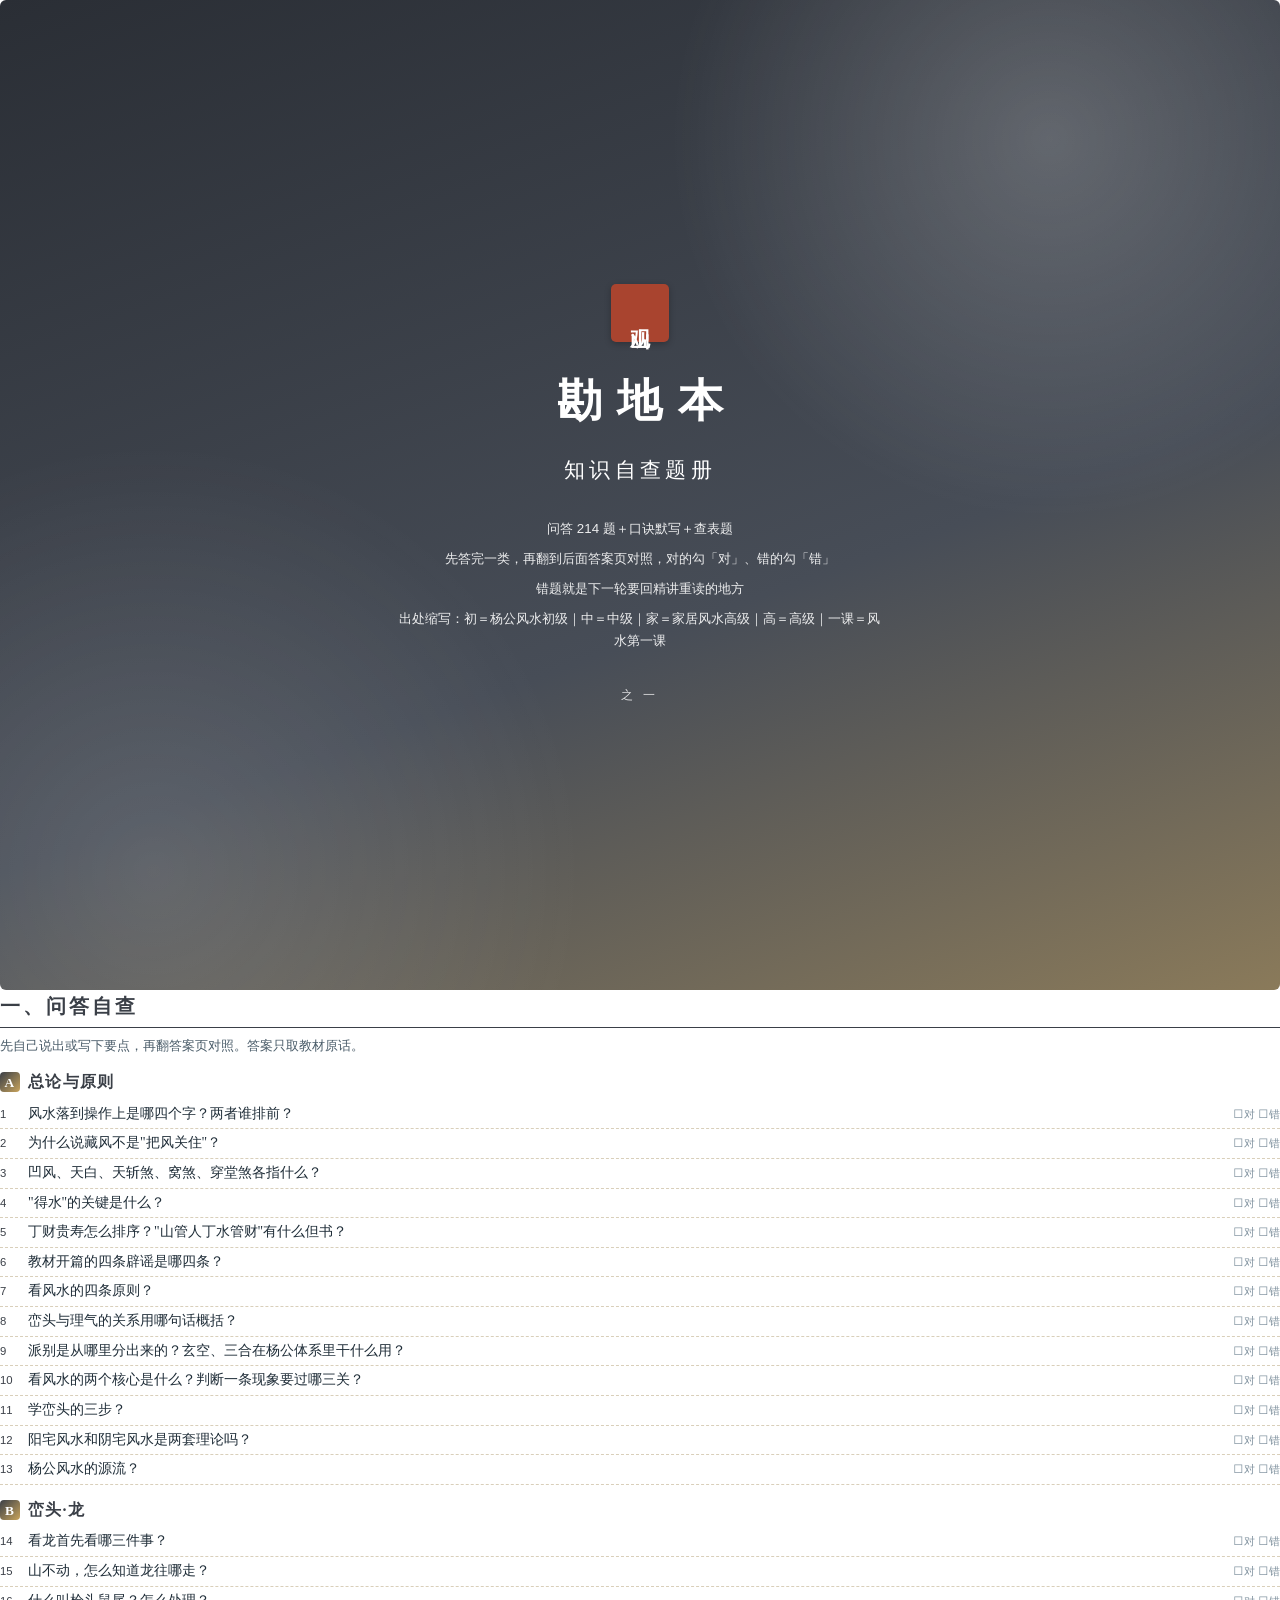
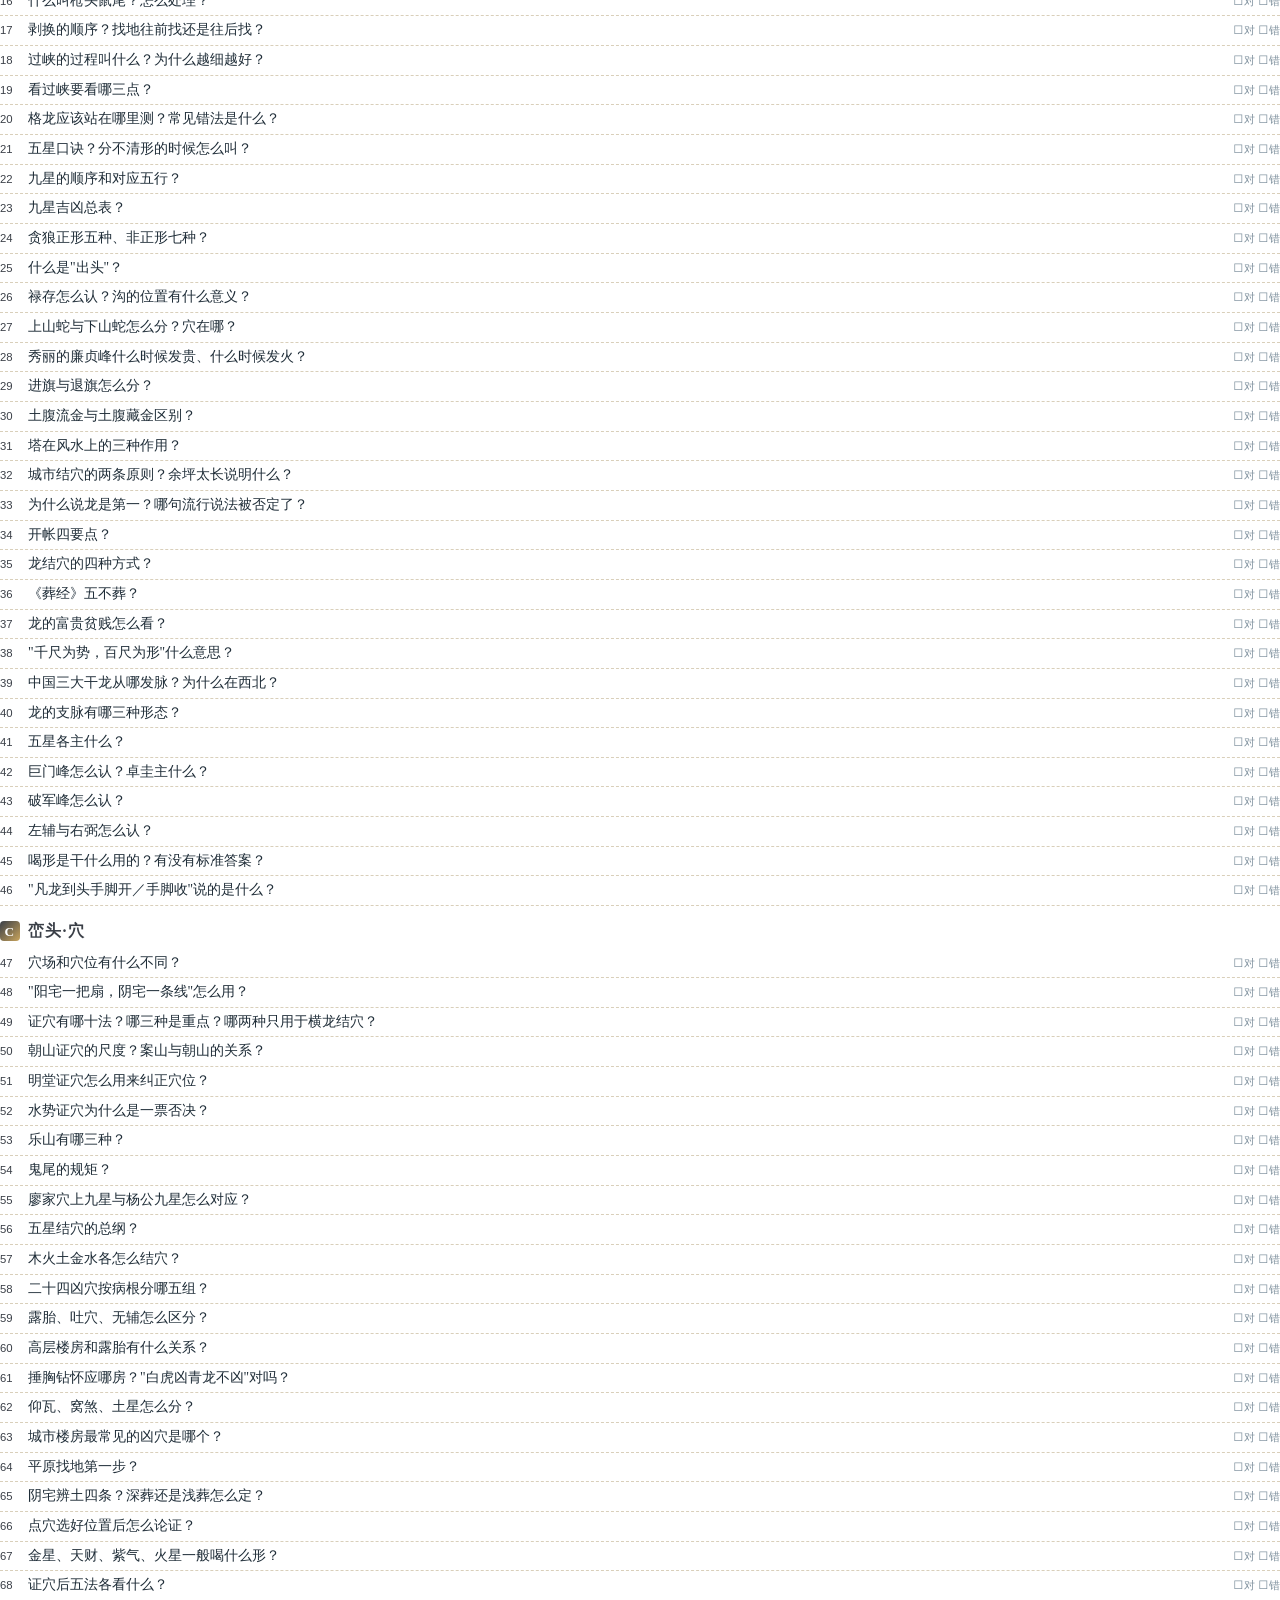
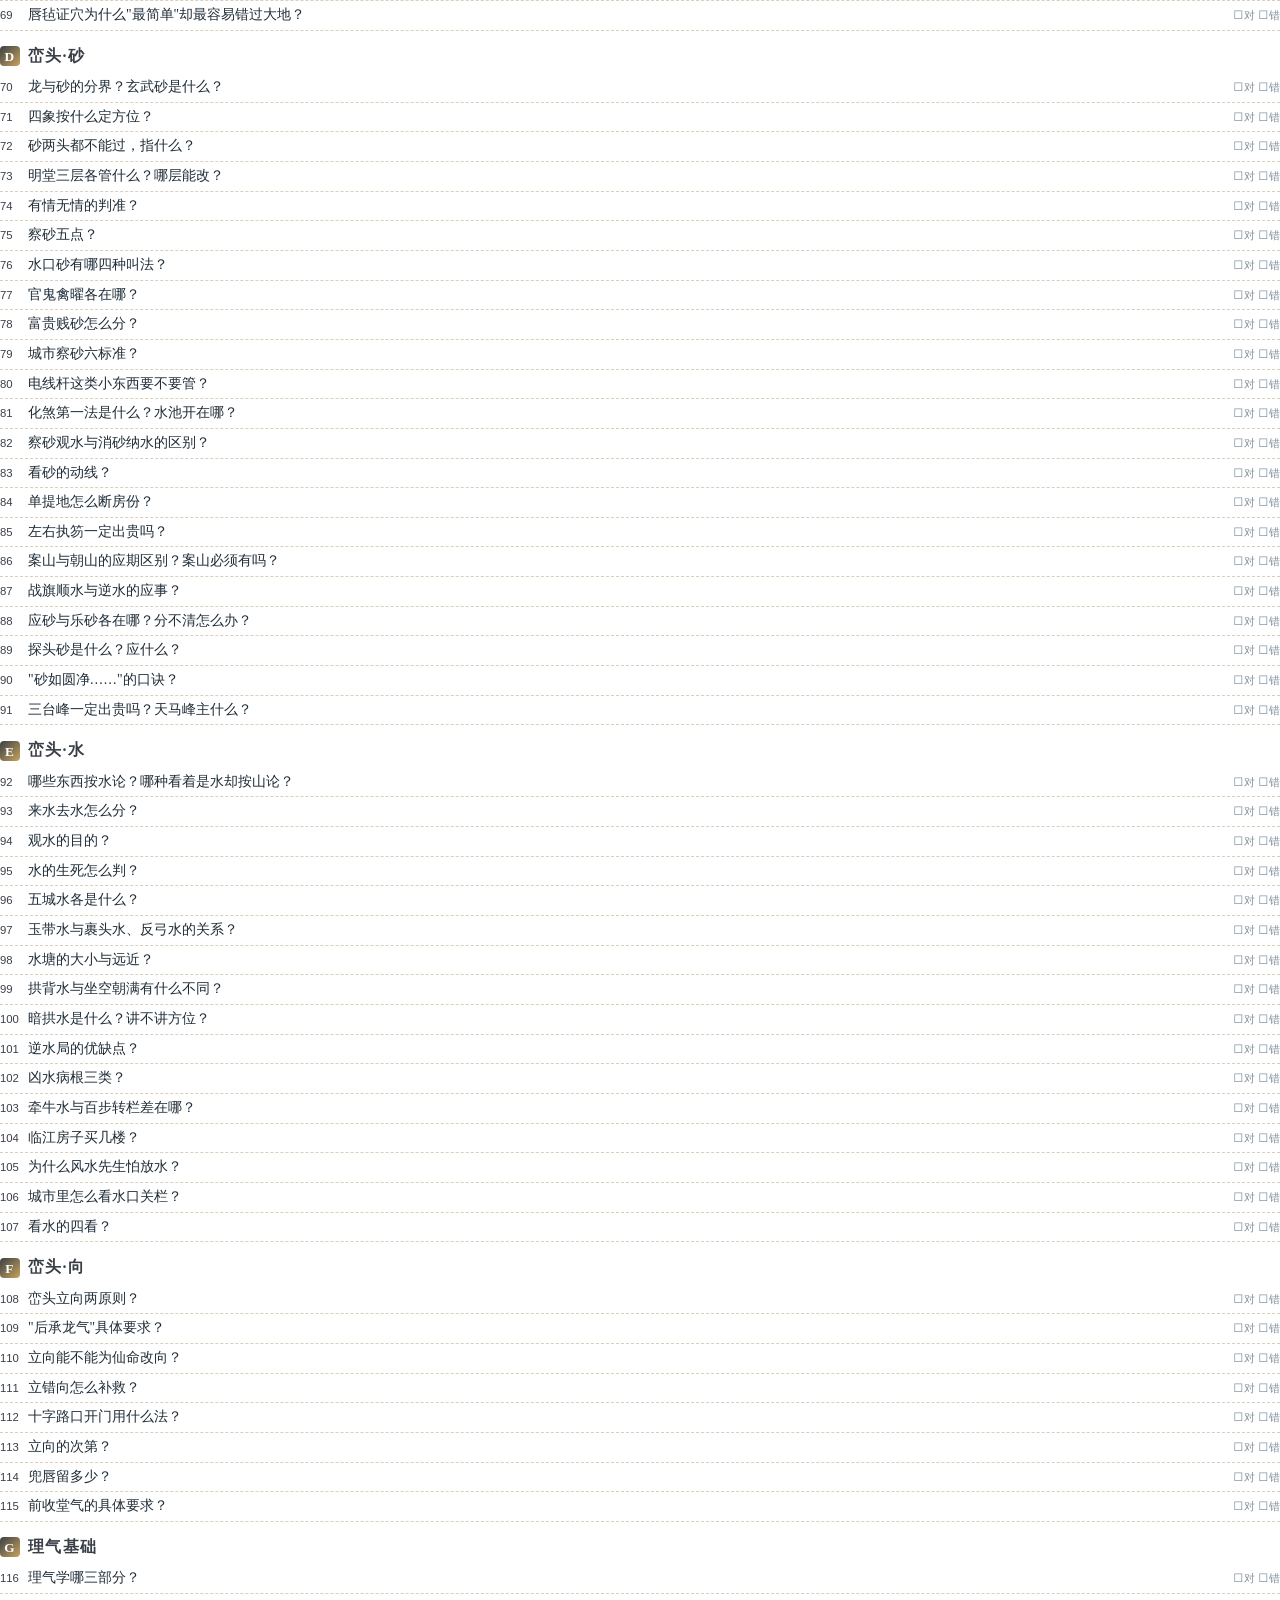
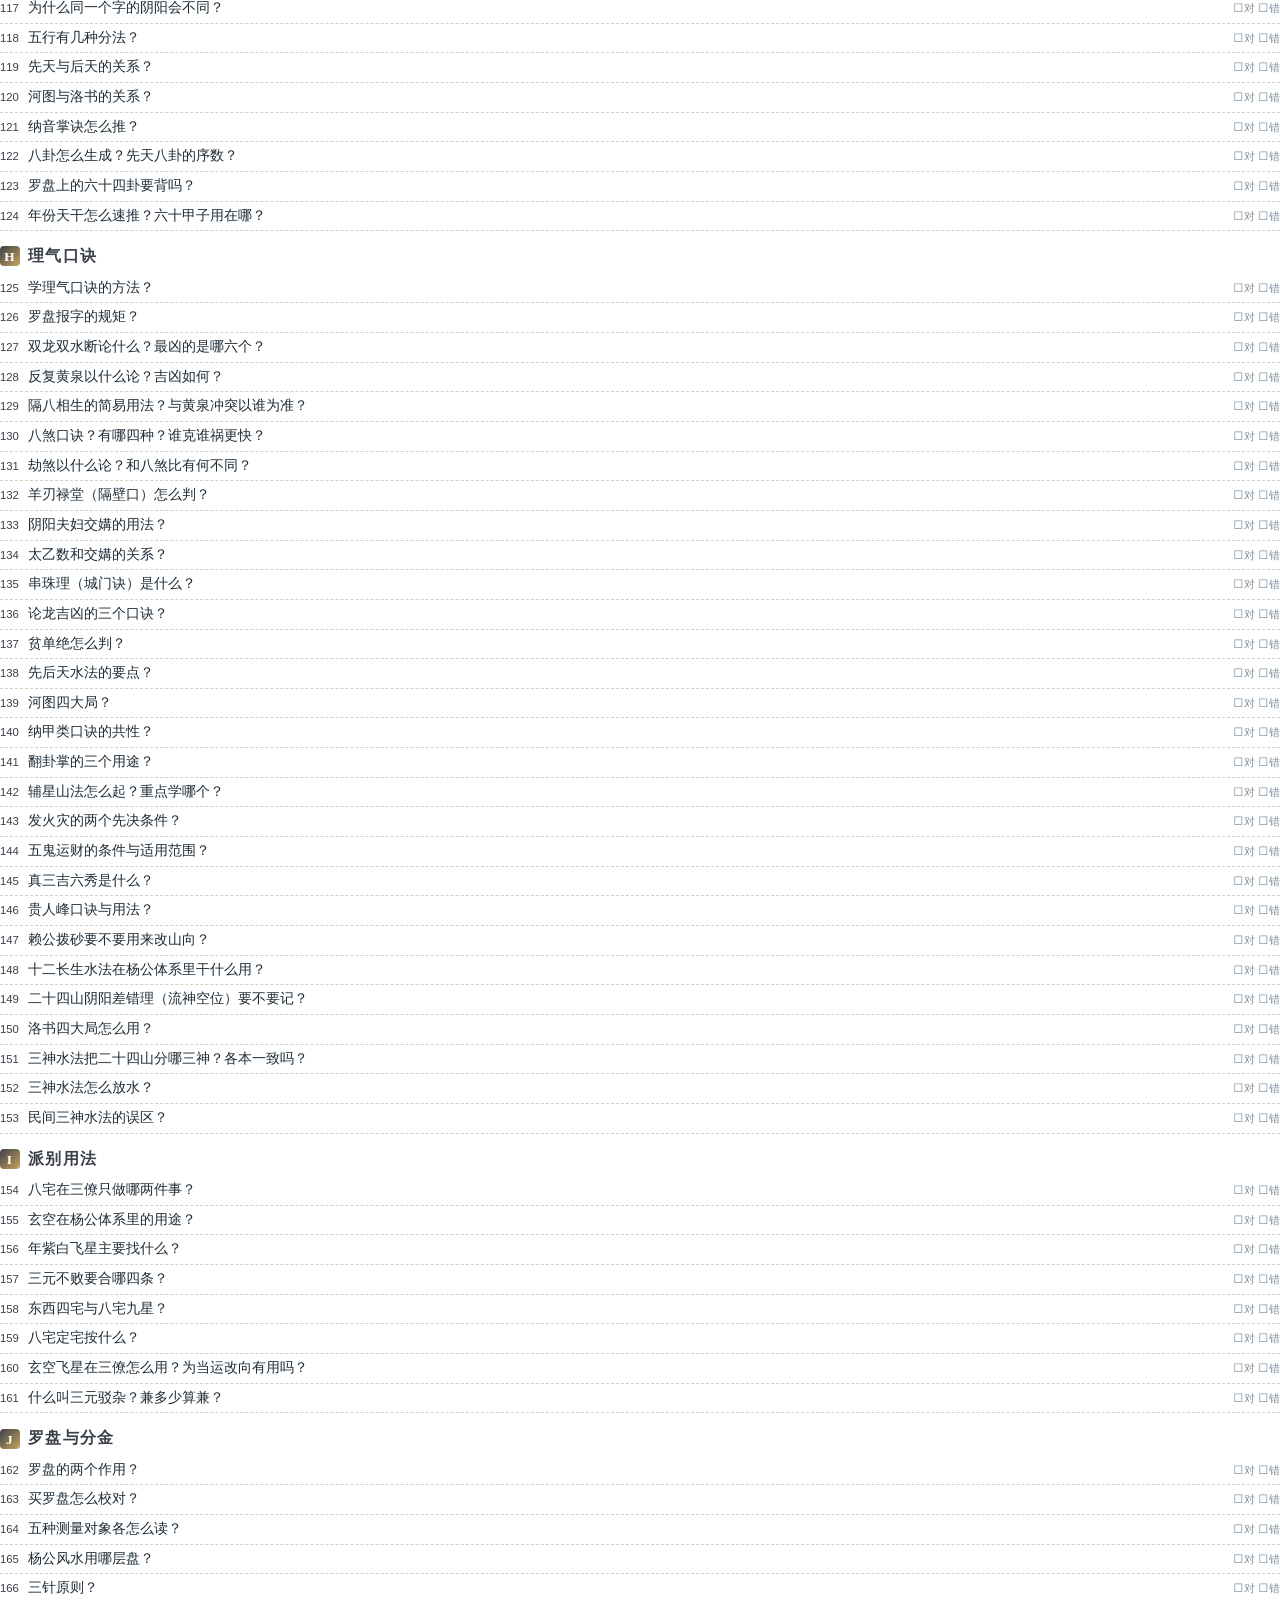
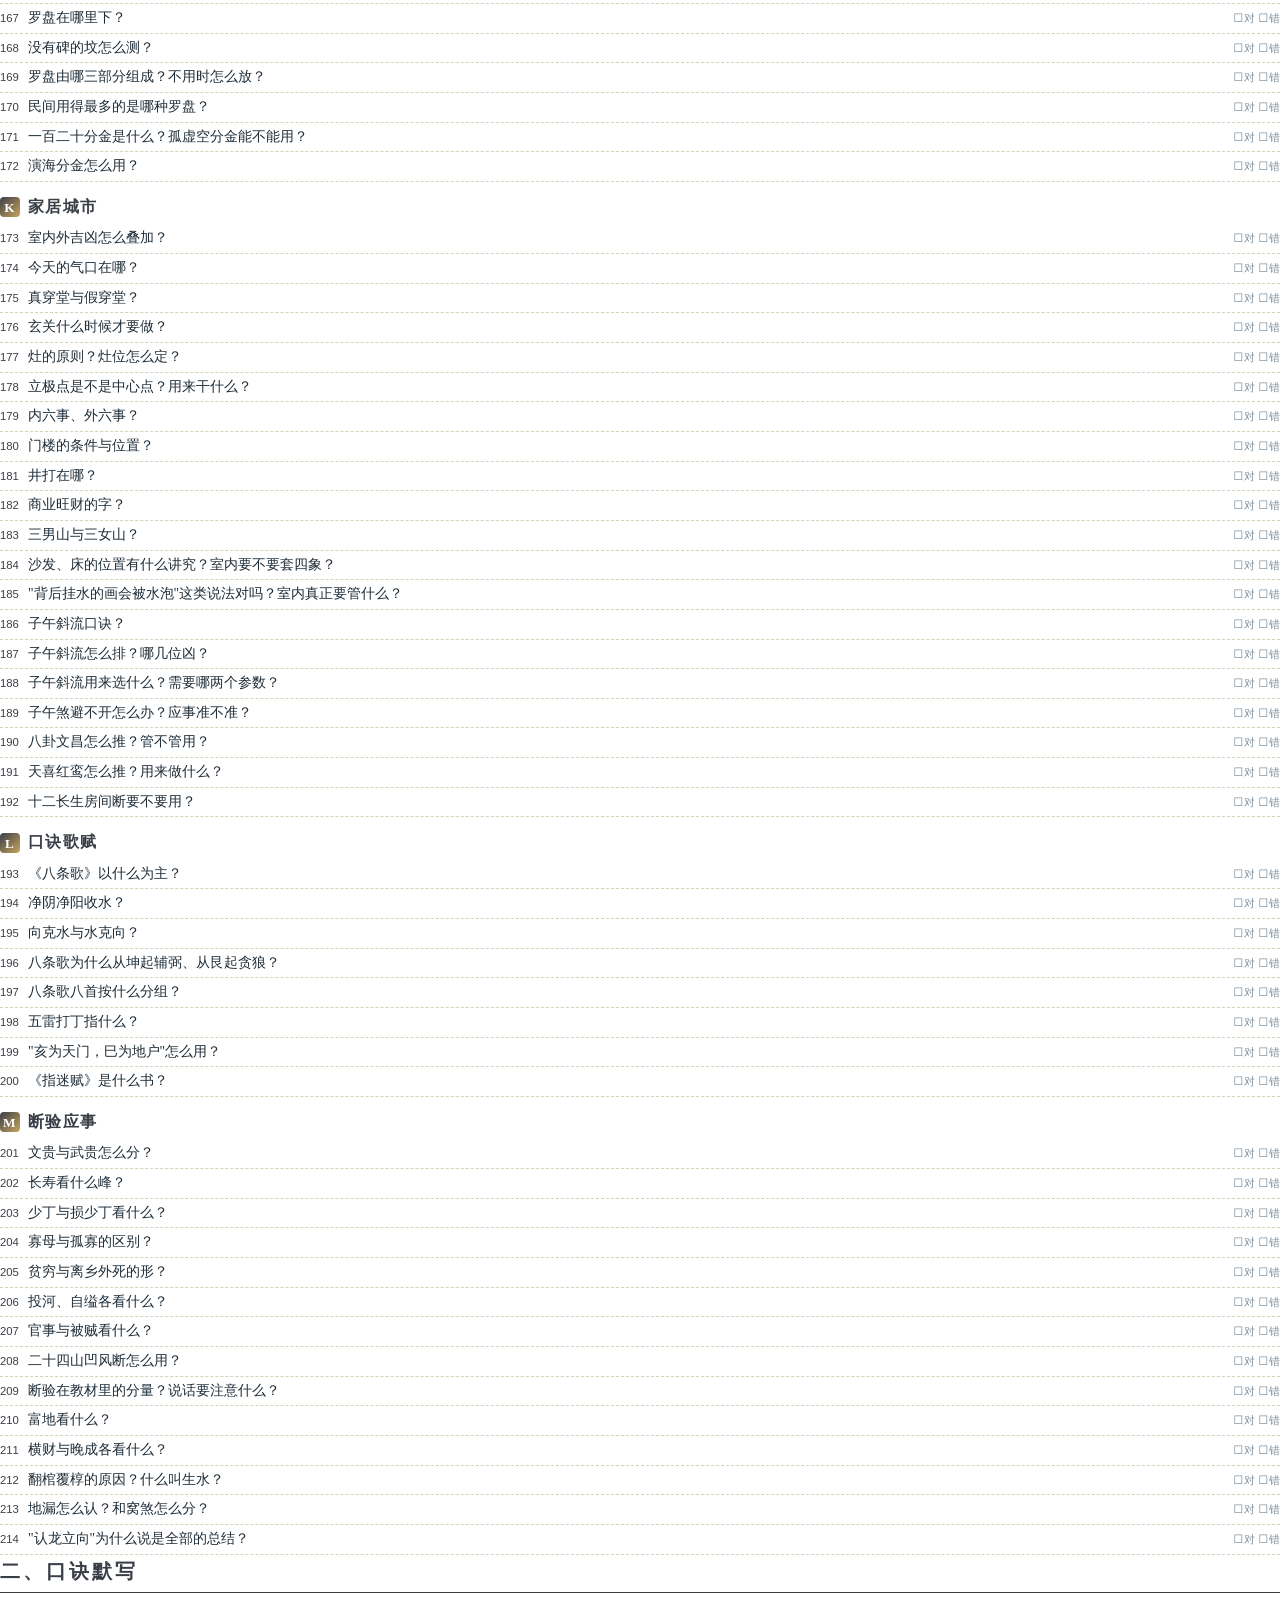
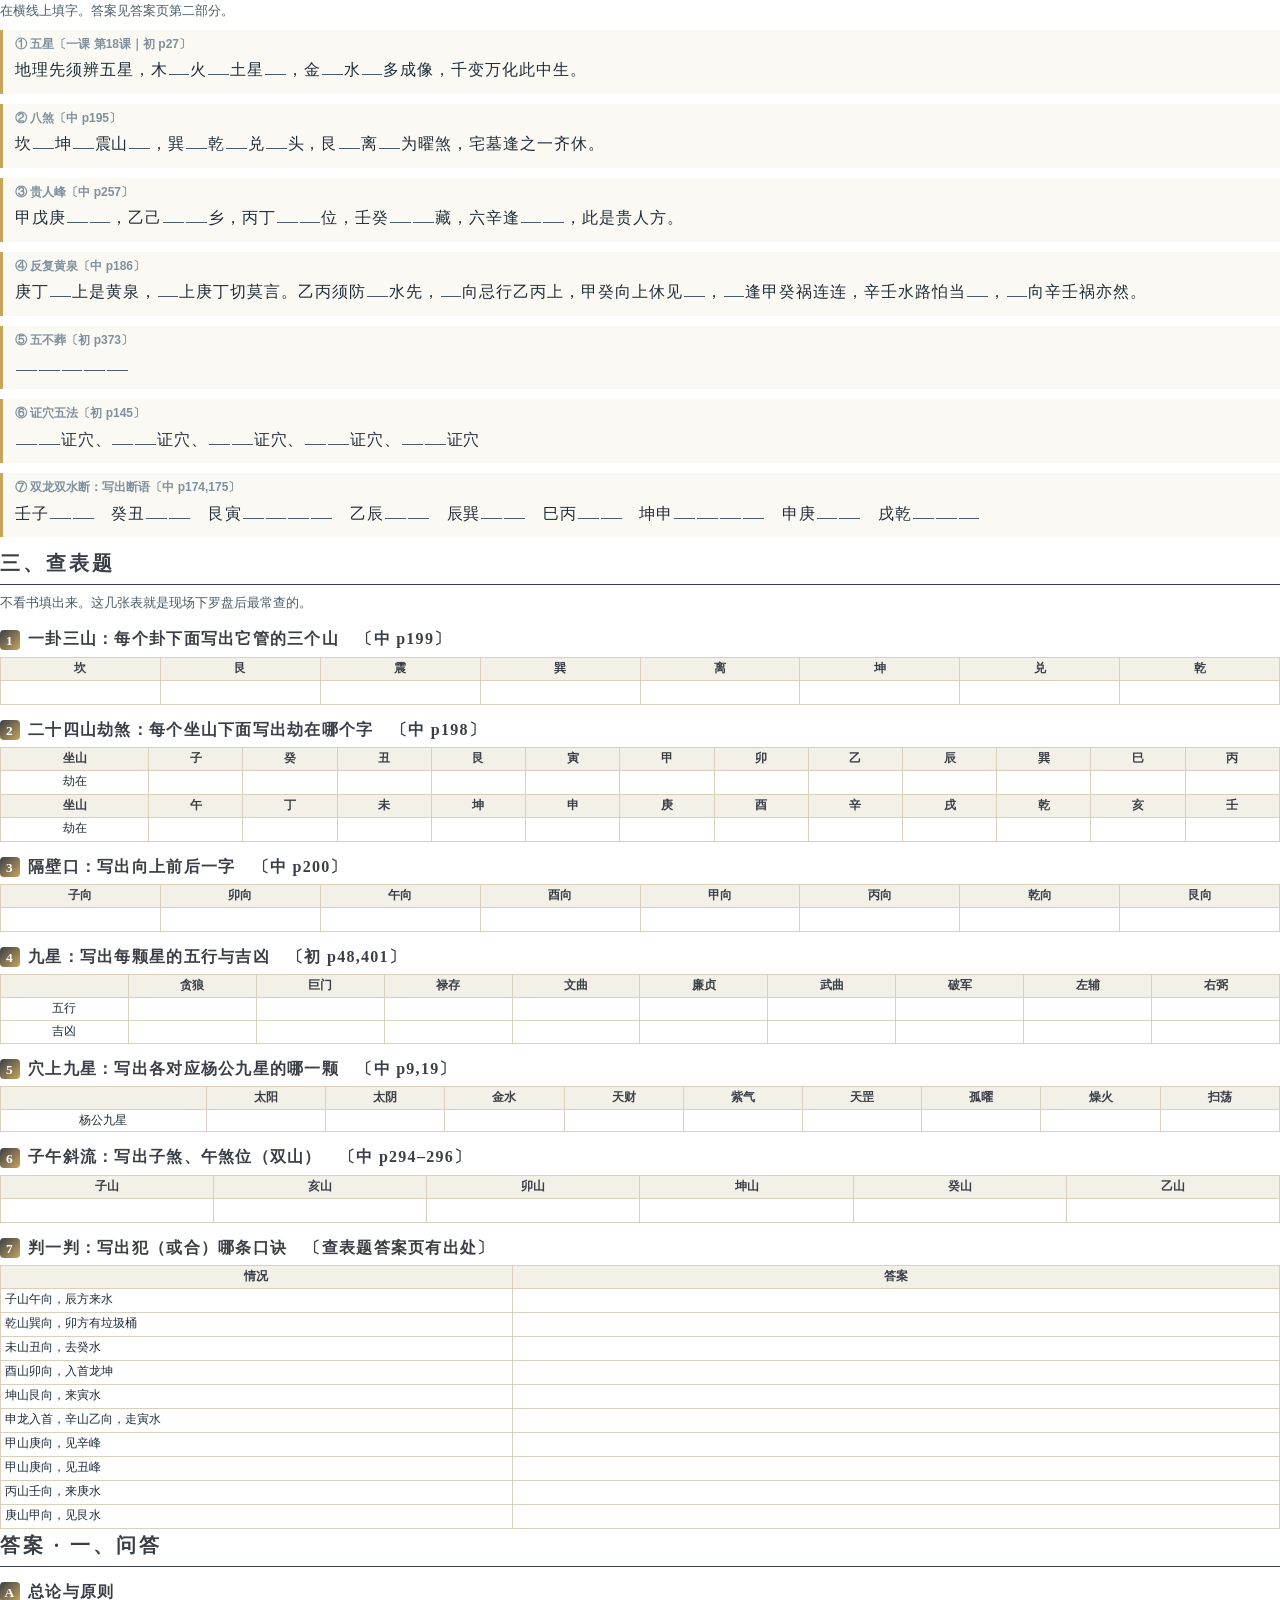
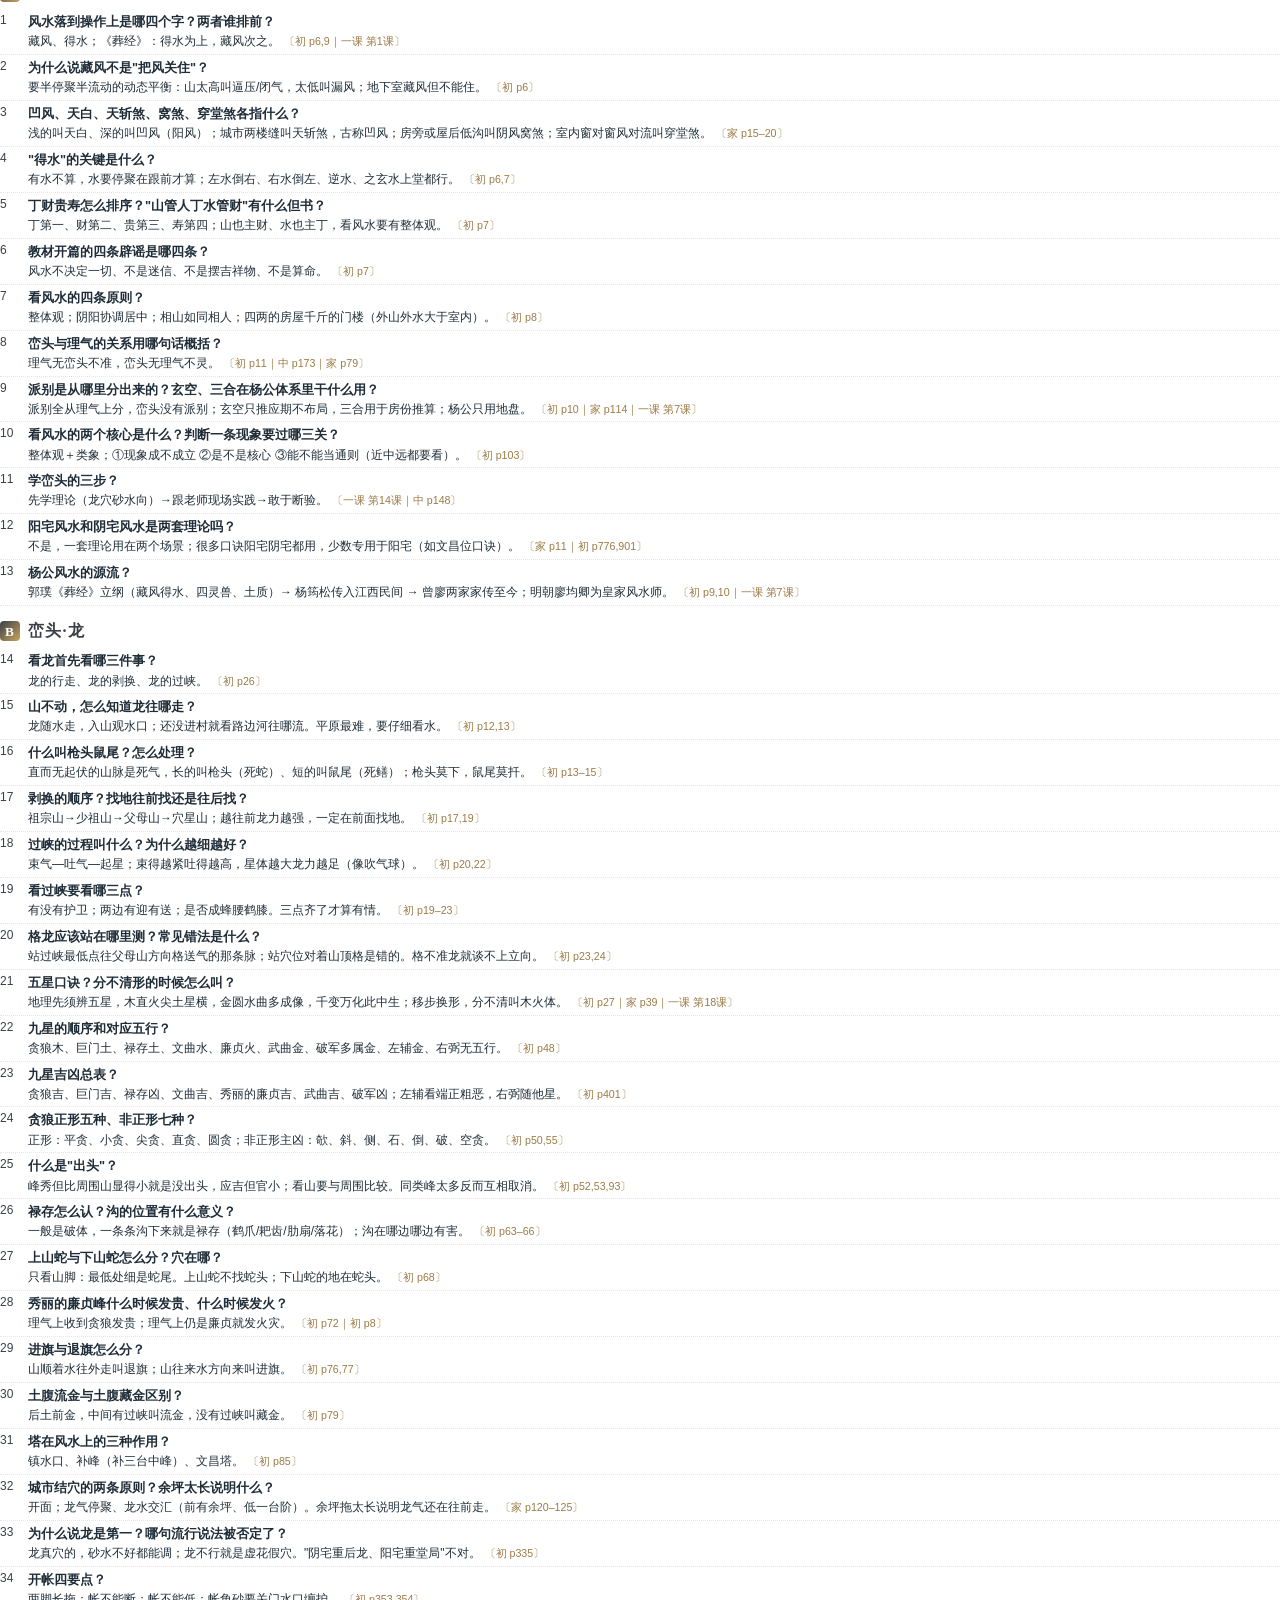
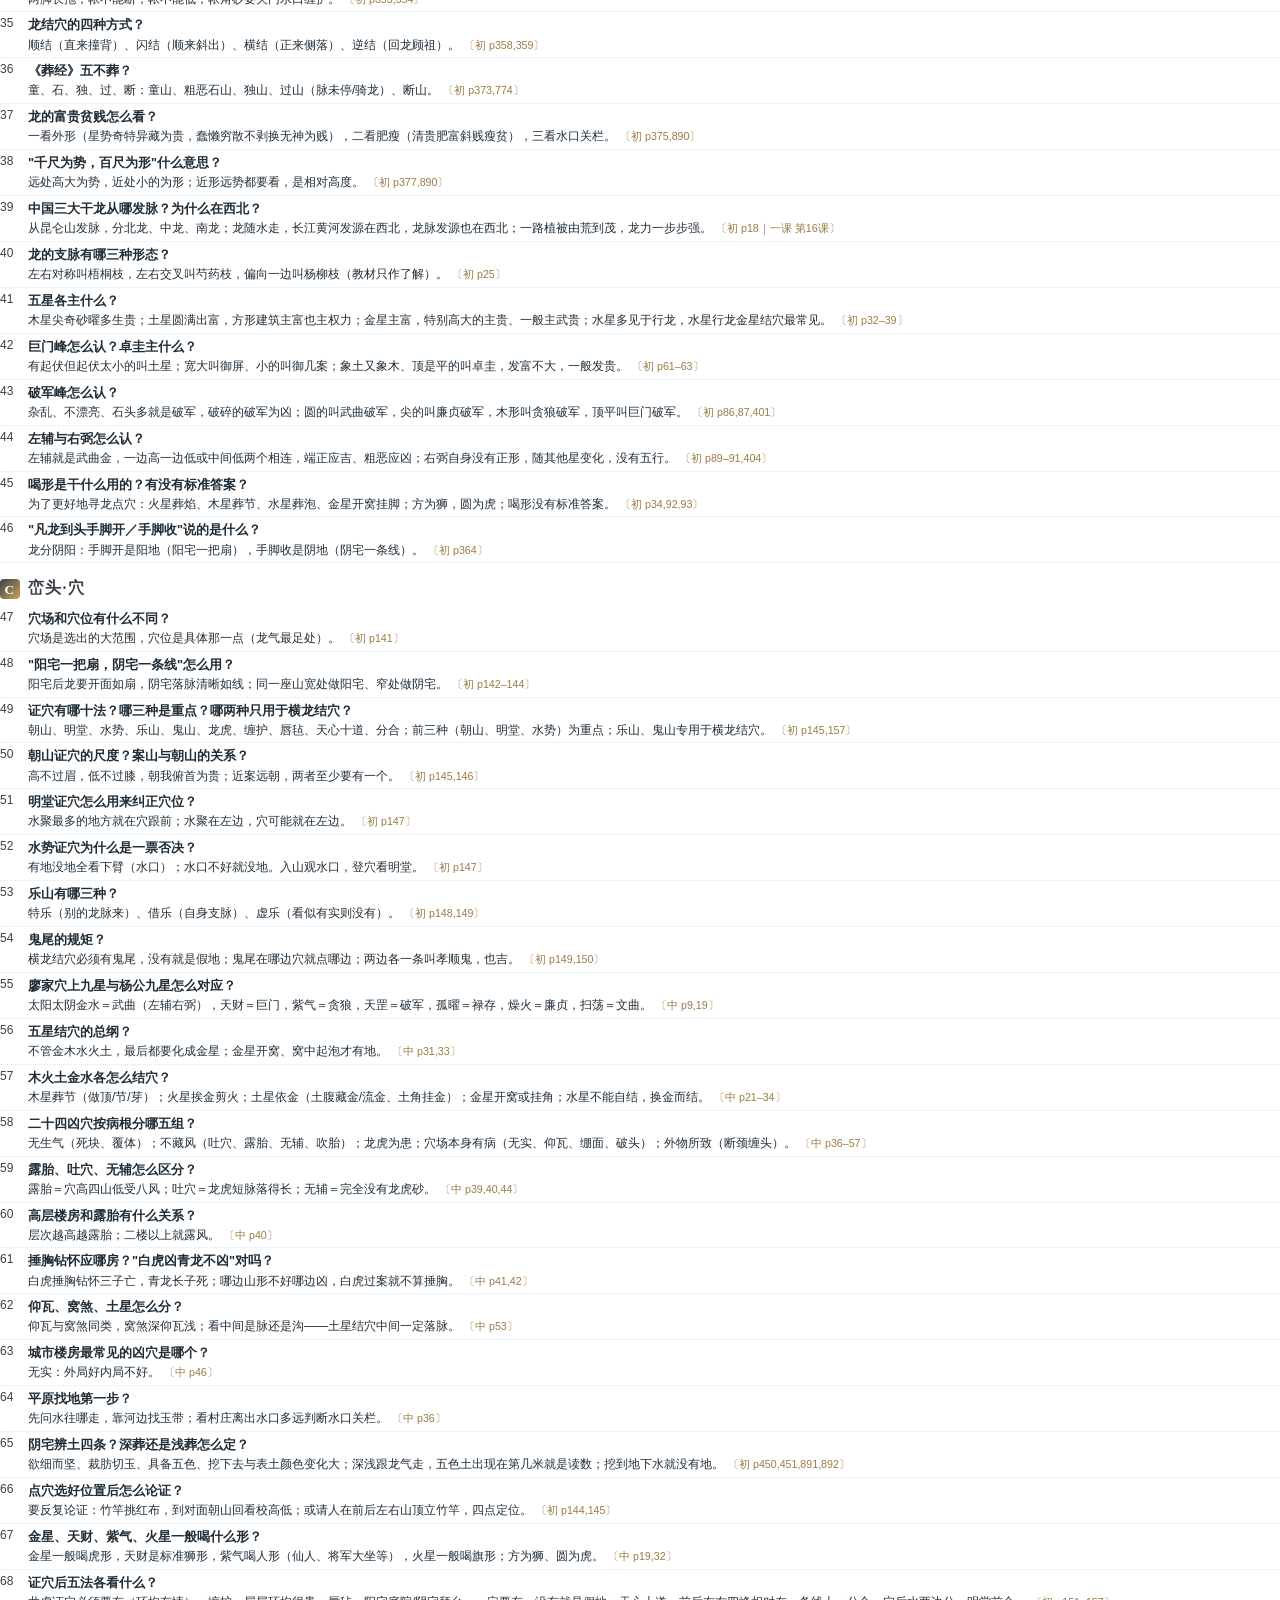
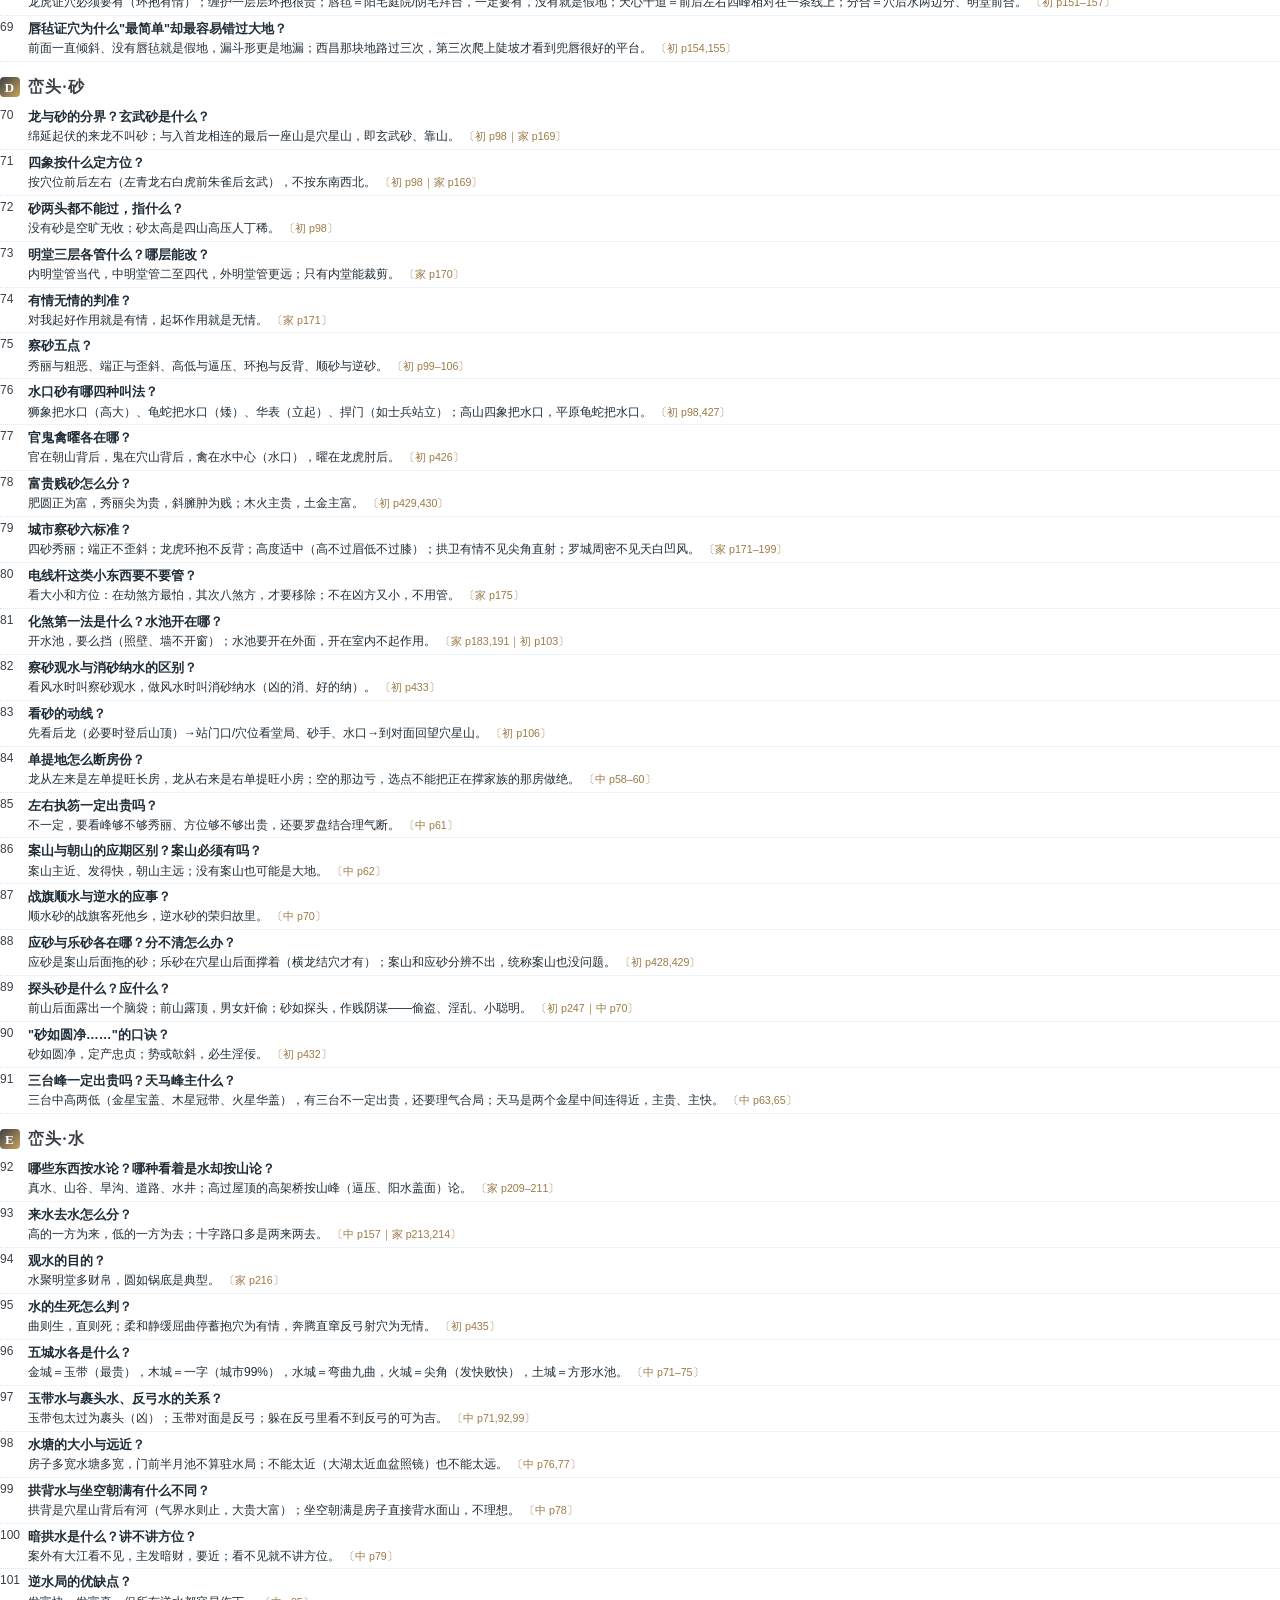
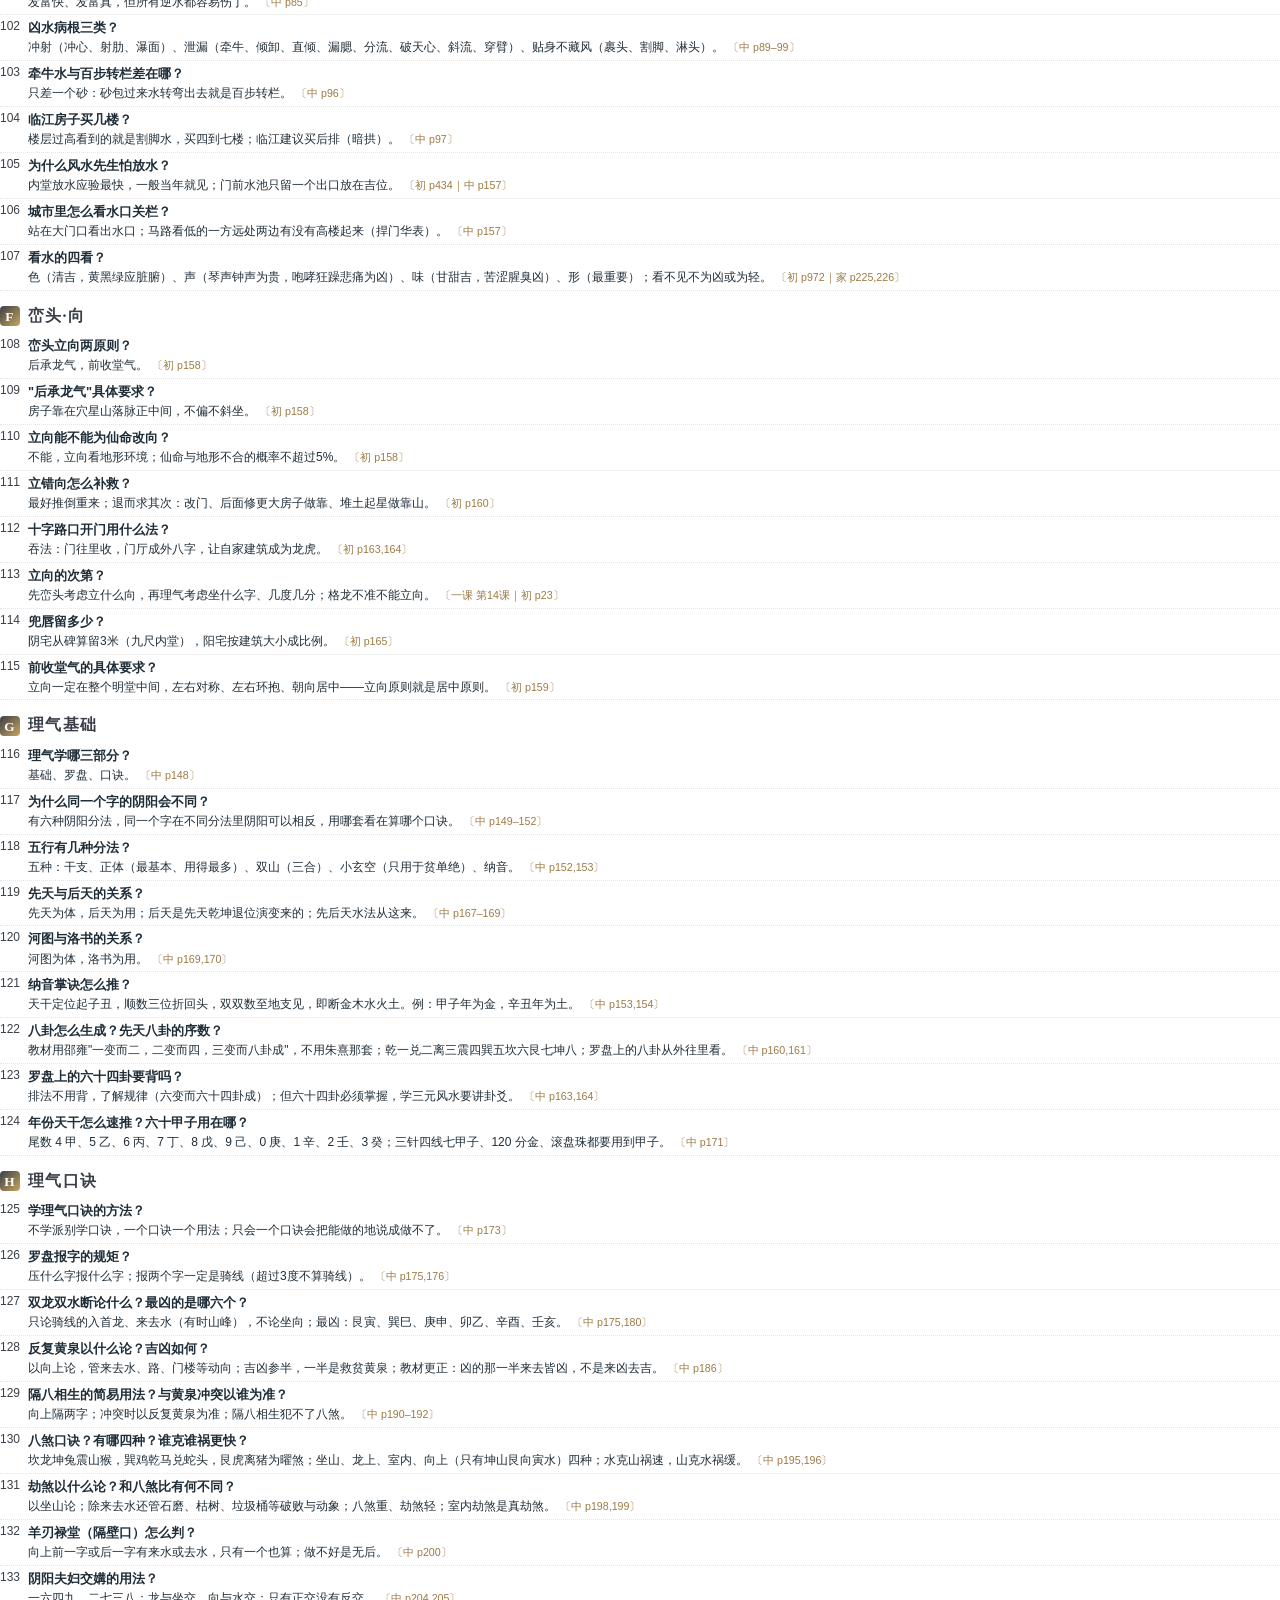
<file: scripts/kandi-print.html>
<!doctype html><html lang="zh-CN"><head><meta charset="utf-8"><title>勘地本</title>
<!-- 勘地本 PDF 模板：?p=1 自查题册｜2 实操十三步｜3 参数表·山地｜4 参数表·城市｜5 教材案例练习册
     导出：Chrome --headless=new --no-pdf-header-footer --print-to-pdf=... "http://localhost:8765/scripts/kandi-print.html?p=N" -->
<style>
@page{size:A4;margin:13mm 13mm 15mm}
:root{--ink:#1f2d38;--ink2:#4a5c69;--mute:#7f919e;--line:#bcd2e2;--line2:#dbe8f1;--dai:#2f6690;--sky:#7fb3d5;--soft:#dceaf5;--bg:#f7fbfe;--c1:#2f6690;--c2:#4f90c0;--c3:#9cc7e4;--seal:#a9442f;--qing:#4f8a74;--zhu:#a9442f;--jin:#9c7a45;--paper:#e9f2f8}
*{box-sizing:border-box}body{margin:0;color:var(--ink);font:10.5pt/1.65 "Songti SC","STSong",serif;-webkit-print-color-adjust:exact;print-color-adjust:exact}
.sans{font-family:"PingFang SC",sans-serif}
.cover{height:262mm;display:flex;flex-direction:column;justify-content:center;align-items:center;text-align:center;background:radial-gradient(circle at 82% 14%,rgba(255,255,255,.2),transparent 28%),radial-gradient(circle at 12% 88%,rgba(255,255,255,.12),transparent 30%),linear-gradient(160deg,var(--c1),var(--c2) 60%,var(--c3));color:#fff;border-radius:6px;page-break-after:always}
.cover .seal{background:var(--seal);color:#fff;width:58px;height:58px;display:grid;place-items:center;font:700 20px/1 serif;writing-mode:vertical-rl;border-radius:5px;margin-bottom:22px;box-shadow:0 2px 6px rgba(0,0,0,.25)}
.cover h1{font-size:34pt;letter-spacing:.35em;margin:0 0 0 .35em;font-weight:600}
.cover h2{font-size:16pt;letter-spacing:.2em;font-weight:500;margin:14px 0 26px}
.cover p{color:rgba(255,255,255,.9);font-size:10pt;max-width:130mm;margin:4px 0;font-family:"PingFang SC",sans-serif}
.cover .no{margin-top:30px;font-size:9pt;letter-spacing:.3em;opacity:.8}
h2.t{font-size:15pt;letter-spacing:.15em;border-bottom:1.5px solid var(--dai);padding-bottom:4px;margin:0 0 8px;color:var(--dai);page-break-after:avoid}
h3.c{color:var(--dai);font-size:12pt;margin:12px 0 4px;letter-spacing:.08em;display:flex;align-items:center;gap:8px;page-break-after:avoid}
h3.c span{display:inline-grid;place-items:center;width:20px;height:20px;background:linear-gradient(135deg,var(--dai),var(--sky));color:#fff;border-radius:4px;font-size:10pt}
.note{font-size:9.5pt;color:var(--ink2);font-family:"PingFang SC",sans-serif;margin:0 0 8px}
.src{color:var(--jin);font-size:8pt;white-space:nowrap;margin-left:4px;font-family:"PingFang SC",sans-serif}
.pb{page-break-before:always}
/* 题册 */
.q{display:grid;grid-template-columns:24px 1fr 62px;gap:4px;padding:3px 0;border-bottom:.5px dashed var(--line);page-break-inside:avoid;font-size:10.3pt}
.q .n{color:var(--dai);font-size:8.5pt;padding-top:2px;font-family:"PingFang SC",sans-serif}
.box{font-size:8.5pt;color:var(--mute);font-family:"PingFang SC",sans-serif;text-align:right;padding-top:2px}
.ans{display:grid;grid-template-columns:24px 1fr;gap:4px;font-size:9pt;font-family:"PingFang SC",sans-serif;padding:2px 0;border-bottom:.5px dotted var(--line2);page-break-inside:avoid}
.ans .n{color:var(--dai)}
.ans .aq{display:block;font-weight:600;color:var(--ink);font-size:9.6pt}
.key .ksit{color:var(--ink2);font-size:9pt;margin:1px 0}
.key ol.kq{margin:1px 0 3px;padding-left:18px;font-size:9pt;color:var(--dai)}
.key .ka{background:var(--bg);border-left:3px solid var(--sky);padding:3px 8px}
.key .ka>span:first-child{display:inline-block;background:var(--dai);color:#fff;border-radius:3px;font-size:8pt;padding:0 5px;margin-right:6px}
.poem{font-size:12pt;line-height:2.2;letter-spacing:.06em;margin:4px 0 10px;padding:6px 12px;background:var(--bg);border-left:3px solid var(--sky);page-break-inside:avoid}
.poem b{font-size:9pt;color:var(--mute);font-family:"PingFang SC",sans-serif;display:block;letter-spacing:0;line-height:1.4}
.blank{display:inline-block;width:1.3em;border-bottom:1px solid var(--ink2);margin:0 1px}
table{border-collapse:collapse;width:100%;font-size:9pt;font-family:"PingFang SC",sans-serif;page-break-inside:avoid}
th,td{border:.6px solid var(--line);padding:1px 4px;text-align:center}th{background:var(--paper);font-weight:600;color:var(--dai)}
td.l{text-align:left}
/* 步骤 */
.step{border:1px solid var(--line);border-left:4px solid var(--sky);border-radius:6px;background:var(--bg);padding:7px 10px 6px;margin:8px 0;page-break-inside:avoid}
.step h3{margin:0;font-size:12.5pt;display:flex;align-items:center;gap:8px;color:var(--dai)}
.step h3 i{font-style:normal;width:22px;height:22px;background:linear-gradient(135deg,var(--dai),var(--sky));border-radius:50%;display:inline-grid;place-items:center;font-size:10pt;color:#fff}
.step .one{color:var(--ink2);margin:1px 0 4px 30px;font-size:10pt}
.blk{display:grid;grid-template-columns:52px 1fr;gap:4px;font-size:9.5pt;font-family:"PingFang SC",sans-serif;margin:2px 0}
.blk .l{font-size:8.5pt;border-radius:3px;text-align:center;height:16px;line-height:16px;margin-top:2px}
.l.do{background:var(--soft);color:var(--dai)}.l.ru{background:#e2efe8;color:var(--qing)}.l.wa{background:#f4e3dc;color:var(--zhu)}.l.out{background:#f3ead8;color:var(--jin)}
.blk ul{margin:0;padding-left:14px}.blk li{margin:0}
.ck li{list-style:none;margin-left:-14px}.ck li:before{content:"☐ ";color:var(--dai)}
.flow{display:grid;grid-template-columns:repeat(3,1fr);gap:9px 22px;margin:10px 0}
.flow .g{grid-column:1/-1;font-size:10pt;color:#fff;background:linear-gradient(90deg,var(--dai),var(--sky));border-radius:4px;padding:2px 10px;letter-spacing:.15em}
.flow div.b{border:1px solid var(--line);border-radius:6px;padding:6px 8px;background:var(--bg);position:relative;min-height:62px}
.flow div.b i{font-style:normal;display:inline-grid;place-items:center;width:20px;height:20px;border-radius:50%;background:var(--dai);color:#fff;font-size:9pt;margin-right:5px}
.flow div.b b{font-size:11pt;color:var(--dai)}
.flow div.b p{margin:2px 0 0;font-size:8.6pt;color:var(--ink2);font-family:"PingFang SC",sans-serif;line-height:1.45}
.flow div.b:after{content:"→";position:absolute;right:-17px;top:20px;color:var(--sky);font-size:14pt}
.flow div.b.e:after{display:none}
/* 表单 */
.form h3{font-size:11pt;margin:7px 0 3px;background:var(--paper);padding:3px 8px;border-left:3px solid var(--dai);color:var(--dai);page-break-after:avoid}
.fl{display:flex;gap:10px;font-size:9.3pt;font-family:"PingFang SC",sans-serif;margin:3px 0;align-items:flex-end}
.fl .f{flex:1;display:flex;gap:4px;align-items:flex-end}.fl .f span{white-space:nowrap}.fl .f u{flex:1;border-bottom:.7px solid var(--ink2);height:16px}
.lines div{border-bottom:.7px solid var(--line);height:20px}
.opts{font-size:9pt;font-family:"PingFang SC",sans-serif;margin:2px 0;line-height:1.75}.opts b{font-weight:600;margin-right:4px;color:var(--dai)}
.opts span{margin-right:9px;white-space:nowrap}.opts span:before{content:"☐";margin-right:2px;color:var(--dai)}
.compass{display:flex;gap:14px;align-items:center;page-break-inside:avoid}
.compass .leg{font-size:9pt;font-family:"PingFang SC",sans-serif;color:var(--ink2);line-height:1.8}
.qk table{font-size:8.3pt}.qk h3.c{margin:7px 0 2px;font-size:11pt}.qk td,.qk th{padding:0 4px}
/* 练习册 */
.case{border:1px solid var(--line);border-radius:6px;padding:7px 11px;margin:9px 0;page-break-inside:avoid}
.case h4{margin:0 0 3px;font-size:12pt;color:var(--dai);display:flex;gap:8px;align-items:center}
.case h4 i{font-style:normal;font-size:8.5pt;background:var(--soft);color:var(--dai);border-radius:3px;padding:0 6px;font-family:"PingFang SC",sans-serif}
.case h4 em{font-style:normal;color:#fff;background:var(--dai);border-radius:50%;width:20px;height:20px;display:inline-grid;place-items:center;font-size:9pt}
.case .sit{font-size:10pt;margin:2px 0 4px}
.case ol{margin:0;padding-left:18px;font-size:9.6pt;font-family:"PingFang SC",sans-serif}
.case ol li{margin:2px 0}
.case ol li:after{content:"";display:block;border-bottom:.7px solid var(--line);height:17px}
.key{font-size:9.4pt;font-family:"PingFang SC",sans-serif;padding:4px 0;border-bottom:.5px dashed var(--line);page-break-inside:avoid}
.key b{color:var(--dai);font-family:"Songti SC",serif;font-size:10.5pt}
</style></head><body><div id="out"></div>
<script src="../data/kandi.js"></script>
<script>
const part=new URLSearchParams(location.search).get('p')||'1';
// 五册五色：1 墨金｜2 青绿｜3 赭石｜4 黛紫｜5 胭脂
const THEME={'1':['#3a3f47','#c9a45c','#f3f0e8','#ece4d2','#fbf9f4','#d9cfba','#2a2e35','#474d57','#8a7a5a','#a9442f'],
 '2':['#2e6e5a','#7fbfa3','#e7f3ee','#d8ece3','#f6fbf9','#b7d8c9','#2e6e5a','#4f9a7f','#a3d4bf','#a9442f'],
 '3':['#8a5a2b','#d1a56f','#f6eee2','#efe1cc','#fcf8f2','#e0cdb0','#7a4f26','#a8753f','#dcbc8a','#a9442f'],
 '4':['#5b4a8a','#a99bd6','#efecf7','#e3def3','#f9f8fd','#d0c8e8','#4f4080','#7a68b0','#c0b4e3','#a9442f'],
 '5':['#a03c3c','#e09a8f','#f8ebe9','#f3dcd8','#fdf7f6','#e9c3bd','#963636','#c25e55','#e8ada3','#2b3a46'],
 'blue':['#2f6690','#7fb3d5','#e9f2f8','#dceaf5','#f7fbfe','#bcd2e2','#2f6690','#4f90c0','#9cc7e4','#a9442f']}[new URLSearchParams(location.search).get('t')||part]||[];
// ?t=blue：合订本整本统一用最初的淡蓝
['--dai','--sky','--paper','--soft','--bg','--line','--c1','--c2','--c3','--seal'].forEach((k,i)=>THEME[i]&&document.documentElement.style.setProperty(k,THEME[i]));const E=s=>String(s).replace(/&/g,'&amp;').replace(/</g,'&lt;');
const BOOKS='出处缩写：初＝杨公风水初级｜中＝中级｜家＝家居风水高级｜高＝高级｜一课＝风水第一课';
const cover=(n,t,sub,lines)=>`<div class="cover"><div class="seal">观山</div><h1>${t}</h1><h2>${sub}</h2>${lines.map(l=>`<p>${l}</p>`).join('')}<div class="no">之 ${n}</div></div>`;
const S=KD_S24;const xi=z=>S[(S.indexOf(z)+12)%24];
const B='<span class="blank"></span>';
let h='';

/* ---------- 1 自查题册 ---------- */
if(part==='1'){
  h+=cover('一','勘地本','知识自查题册',[`问答 ${KD_CHECK.length} 题＋口诀默写＋查表题`,'先答完一类，再翻到后面答案页对照，对的勾「对」、错的勾「错」','错题就是下一轮要回精讲重读的地方',BOOKS]);
  h+='<h2 class="t">一、问答自查</h2><p class="note">先自己说出或写下要点，再翻答案页对照。答案只取教材原话。</p>';let n=0;
  KD_CATS.forEach(([c,name])=>{h+=`<h3 class="c"><span>${c}</span>${name}</h3>`;KD_CHECK.filter(x=>x[0]===c).forEach(x=>{n++;h+=`<div class="q"><span class="n">${n}</span><div>${E(x[1])}</div><div class="box">☐对 ☐错</div></div>`})});
  // 默写
  h+=`<div class="pb"><h2 class="t">二、口诀默写</h2><p class="note">在横线上填字。答案见答案页第二部分。</p>
  <div class="poem"><b>① 五星〔一课 第18课｜初 p27〕</b>地理先须辨五星，木${B}火${B}土星${B}，金${B}水${B}多成像，千变万化此中生。</div>
  <div class="poem"><b>② 八煞〔中 p195〕</b>坎${B}坤${B}震山${B}，巽${B}乾${B}兑${B}头，艮${B}离${B}为曜煞，宅墓逢之一齐休。</div>
  <div class="poem"><b>③ 贵人峰〔中 p257〕</b>甲戊庚${B}${B}，乙己${B}${B}乡，丙丁${B}${B}位，壬癸${B}${B}藏，六辛逢${B}${B}，此是贵人方。</div>
  <div class="poem"><b>④ 反复黄泉〔中 p186〕</b>庚丁${B}上是黄泉，${B}上庚丁切莫言。乙丙须防${B}水先，${B}向忌行乙丙上，甲癸向上休见${B}，${B}逢甲癸祸连连，辛壬水路怕当${B}，${B}向辛壬祸亦然。</div>
  <div class="poem"><b>⑤ 五不葬〔初 p373〕</b>${B}${B}${B}${B}${B}</div>
  <div class="poem"><b>⑥ 证穴五法〔初 p145〕</b>${B}${B}证穴、${B}${B}证穴、${B}${B}证穴、${B}${B}证穴、${B}${B}证穴</div>
  <div class="poem"><b>⑦ 双龙双水断：写出断语〔中 p174,175〕</b>壬子${B}${B}　癸丑${B}${B}　艮寅${B}${B}${B}${B}　乙辰${B}${B}　辰巽${B}${B}　巳丙${B}${B}　坤申${B}${B}${B}${B}　申庚${B}${B}　戌乾${B}${B}${B}</div></div>`;
  // 查表
  h+=`<div class="pb"><h2 class="t">三、查表题</h2><p class="note">不看书填出来。这几张表就是现场下罗盘后最常查的。</p>
  <h3 class="c"><span>1</span>一卦三山：每个卦下面写出它管的三个山　〔中 p199〕</h3><table><tr>${['坎','艮','震','巽','离','坤','兑','乾'].map(g=>`<th>${g}</th>`).join('')}</tr><tr>${'<td style="height:24px"></td>'.repeat(8)}</tr></table>
  <h3 class="c"><span>2</span>二十四山劫煞：每个坐山下面写出劫在哪个字　〔中 p198〕</h3><table><tr><th>坐山</th>${S.slice(0,12).map(z=>`<th>${z}</th>`).join('')}</tr><tr><td>劫在</td>${'<td style="height:24px"></td>'.repeat(12)}</tr><tr><th>坐山</th>${S.slice(12).map(z=>`<th>${z}</th>`).join('')}</tr><tr><td>劫在</td>${'<td style="height:24px"></td>'.repeat(12)}</tr></table>
  <h3 class="c"><span>3</span>隔壁口：写出向上前后一字　〔中 p200〕</h3><table><tr>${['子','卯','午','酉','甲','丙','乾','艮'].map(x=>`<th>${x}向</th>`).join('')}</tr><tr>${'<td style="height:24px"></td>'.repeat(8)}</tr></table>
  <h3 class="c"><span>4</span>九星：写出每颗星的五行与吉凶　〔初 p48,401〕</h3><table><tr><th></th>${KD_QUICK.star9.map(x=>`<th>${x[0]}</th>`).join('')}</tr><tr><td>五行</td>${'<td style="height:22px"></td>'.repeat(9)}</tr><tr><td>吉凶</td>${'<td style="height:22px"></td>'.repeat(9)}</tr></table>
  <h3 class="c"><span>5</span>穴上九星：写出各对应杨公九星的哪一颗　〔中 p9,19〕</h3><table><tr><th></th>${KD_QUICK.xue9.map(x=>`<th>${x[0]}</th>`).join('')}</tr><tr><td>杨公九星</td>${'<td style="height:22px"></td>'.repeat(9)}</tr></table>
  <h3 class="c"><span>6</span>子午斜流：写出子煞、午煞位（双山）　〔中 p294–296〕</h3><table><tr>${['子','亥','卯','坤','癸','乙'].map(x=>`<th>${x}山</th>`).join('')}</tr><tr>${'<td style="height:24px"></td>'.repeat(6)}</tr></table>
  <h3 class="c"><span>7</span>判一判：写出犯（或合）哪条口诀　〔查表题答案页有出处〕</h3><table><tr><th style="width:40%">情况</th><th>答案</th></tr>${[['子山午向，辰方来水'],['乾山巽向，卯方有垃圾桶'],['未山丑向，去癸水'],['酉山卯向，入首龙坤'],['坤山艮向，来寅水'],['申龙入首，辛山乙向，走寅水'],['甲山庚向，见辛峰'],['甲山庚向，见丑峰'],['丙山壬向，来庚水'],['庚山甲向，见艮水']].map(r=>`<tr><td class="l">${r[0]}</td><td style="height:24px"></td></tr>`).join('')}</table></div>`;
  // 答案
  h+='<div class="pb"><h2 class="t">答案 · 一、问答</h2>';n=0;
  KD_CATS.forEach(([c,name])=>{h+=`<h3 class="c"><span>${c}</span>${name}</h3>`;KD_CHECK.filter(x=>x[0]===c).forEach(x=>{n++;h+=`<div class="ans"><span class="n">${n}</span><div><b class="aq">${E(x[1])}</b>${E(x[2])}<span class="src">〔${E(x[3])}〕</span></div></div>`})});
  h+='</div>';
  const t6=[['子山午向，辰方来水','坐山八煞（坎龙），水克山祸速〔中 p195,196〕'],['乾山巽向，卯方有垃圾桶','劫煞（乾山劫在卯）〔中 p198,200〕'],['未山丑向，去癸水','隔壁口（丑向前后癸、艮）〔中 p200〕'],['酉山卯向，入首龙坤','龙上八煞（坤兔，向来克龙）〔中 p195〕'],['坤山艮向，来寅水','向上八煞，煞带廉贞血满怀〔中 p196〕'],['申龙入首，辛山乙向，走寅水','串珠理（龙冲口），合交媾〔中 p210〕'],['甲山庚向，见辛峰','河图金局（庚向见辛），辛为4生数主丁〔中 p223–225〕'],['甲山庚向，见丑峰','贵人峰（甲戊庚牛羊）〔中 p257〕'],['丙山壬向，来庚水','洛书四大局：丙8庚3，合38木局〔中 p228〕'],['庚山甲向，见艮水','犯杀人黄泉，但庚3艮8合洛书38木局，半吉半凶〔中 p229〕']];
  h+=`<div class="pb"><h2 class="t">答案 · 二、默写　三、查表</h2>
  <table><tr><th style="width:24%">题</th><th>答案</th></tr>
  <tr><td>① 五星</td><td class="l">地理先须辨五星，木<b>直</b>火<b>尖</b>土星<b>横</b>，金<b>圆</b>水<b>曲</b>多成像，千变万化此中生。（初级首句作"辨五行"）</td></tr>
  <tr><td>② 八煞</td><td class="l">坎<b>龙</b>坤<b>兔</b>震山<b>猴</b>，巽<b>鸡</b>乾<b>马</b>兑<b>蛇</b>头，艮<b>虎</b>离<b>猪</b>为曜煞，宅墓逢之一齐休。</td></tr>
  <tr><td>③ 贵人峰</td><td class="l">甲戊庚<b>牛羊</b>，乙己<b>鼠猴</b>乡，丙丁<b>猪鸡</b>位，壬癸<b>兔蛇</b>藏，六辛逢<b>马虎</b>，此是贵人方。（民间另一版"庚辛逢马虎"）</td></tr>
  <tr><td>④ 反复黄泉</td><td class="l">庚丁<b>坤</b>上是黄泉，<b>坤</b>上庚丁切莫言。乙丙须防<b>巽</b>水先，<b>巽</b>向忌行乙丙上，甲癸向上休见<b>艮</b>，<b>艮</b>逢甲癸祸连连，辛壬水路怕当<b>乾</b>，<b>乾</b>向辛壬祸亦然。</td></tr>
  <tr><td>⑤ 五不葬</td><td class="l"><b>童石独过断</b>：童山（沙漠）、石山（粗恶）、独山、过山（脉未停）、断山</td></tr>
  <tr><td>⑥ 证穴五法</td><td class="l"><b>朝山</b>证穴、<b>明堂</b>证穴、<b>水势</b>证穴、<b>乐山</b>证穴、<b>鬼山</b>证穴（后两种专用于横龙结穴；十法另有龙虎、缠护、唇毡、天心十道、分合）</td></tr>
  <tr><td>⑦ 双龙双水</td><td class="l">壬子<b>水厄</b>｜癸丑双生｜艮寅虎咬并瞎眼｜乙辰自缢｜辰巽聋哑｜巳丙火灾｜坤申双朝寡母缢｜申庚盗贼｜戌乾鼓盆凶</td></tr>
  <tr><td>1 一卦三山</td><td class="l">${['坎','艮','震','巽','离','坤','兑','乾'].map(g=>g+'＝'+S.filter(z=>KD_GUA[z]===g).sort((a,b)=>((S.indexOf(a)+1)%24)-((S.indexOf(b)+1)%24)).join('')).join('　')}</td></tr>
  <tr><td>2 劫煞</td><td class="l">${S.map(z=>z+'→'+KD_JIE[z]).join('　')}</td></tr>
  <tr><td>3 隔壁口</td><td class="l">${['子','卯','午','酉','甲','丙','乾','艮'].map(x=>{const i=S.indexOf(x);return x+'向：'+S[(i+23)%24]+'、'+S[(i+1)%24]}).join('　')}</td></tr>
  <tr><td>4 九星</td><td class="l">${KD_QUICK.star9.map(x=>x[0]+' '+x[1]+'·'+x[2]).join('　')}</td></tr>
  <tr><td>5 穴上九星</td><td class="l">${KD_QUICK.xue9.map(x=>x[0]+'＝'+x[2]).join('　')}</td></tr>
  <tr><td>6 子午斜流</td><td class="l">${['子','亥','卯','坤','癸','乙'].map(z=>{const r=kdZiwu(z);return z+'山：子煞'+r[0].pos+'、午煞'+r[6].pos}).join('　')}</td></tr>
  ${t6.map(r=>`<tr><td class="l" style="font-size:8.5pt">7 ${r[0]}</td><td class="l">${r[1]}</td></tr>`).join('')}
  </table></div>`;
}

/* ---------- 2 实操十三步 ---------- */
if(part==='2'){
  h+=cover('二','勘地本','出门看风水 · 实操十三步',['先峦头后理气　先外后内　先后龙后堂局','每步：做什么（打勾）／判据·口诀／易错','末尾附「城市楼房怎么走」',BOOKS]);
  const grp=[['峦头 · 用眼睛看',[0,1,2,3,4,5,6,7]],['罗盘与理气 · 用罗盘测',[8,9]],['收尾 · 判断与做法',[10,11,12]]];
  h+='<h2 class="t">流程总图</h2><p class="note">一张图记住顺序：没看清龙，不格龙；没格准龙，不立向；峦头没看完，不上理气。</p><div class="flow">';
  grp.forEach(([g,ids])=>{h+=`<div class="g">${g}</div>`;ids.forEach((i,k)=>{const s=KD_STEPS[i];h+=`<div class="b ${(k%3===2||k===ids.length-1)?'e':''}"><i>${i}</i><b>${E(s.t)}</b><p>${E(s.one)}</p></div>`})});
  h+='</div><p class="note" style="margin-top:12px">三条贯穿全程的话：<b>富贵龙身出</b>（龙为第一）〔初 p8,335〕；<b>有地没地全看下臂</b>（水口一票否决）〔初 p147〕；<b>理气无峦头不准，峦头无理气不灵</b>〔初 p11〕。</p>';
  h+='<div class="pb"><h2 class="t">实操十三步</h2>';
  KD_STEPS.forEach((s,i)=>{h+=`<div class="step"><h3><i>${i}</i>${E(s.t)}</h3><p class="one">${E(s.one)}</p>
  <div class="blk"><span class="l do">做什么</span><ul class="ck">${s.acts.map(a=>`<li>${E(a)}</li>`).join('')}</ul></div>
  <div class="blk"><span class="l ru">判据</span><ul>${s.rules.map(a=>`<li>${E(a)}</li>`).join('')}</ul></div>
  <div class="blk"><span class="l wa">易错</span><ul>${s.warn.map(a=>`<li>${E(a)}</li>`).join('')}</ul></div>
  <div style="text-align:right"><span class="src">〔${E(s.src)}〕</span></div></div>`});
  h+='</div><div class="pb"><h2 class="t">城市楼房怎么走</h2><p class="note">十三步同一套顺序，城市里换成下面的看法。参数表请用「城市楼房版」。</p><table><tr><th style="width:16%">步骤</th><th>城市里怎么看</th><th style="width:20%">出处</th></tr>'+KD_CITY.map(r=>`<tr><td>${r[0]}</td><td class="l">${E(r[1])}</td><td>${r[2]}</td></tr>`).join('')+'</table></div>';
}

/* ---------- 3 / 4 参数表 ---------- */
const F=(...a)=>`<div class="fl">${a.map(x=>`<div class="f"><span>${x}</span><u></u></div>`).join('')}</div>`;
const O=(t,arr)=>`<div class="opts"><b>${t}</b>${arr.map(x=>`<span>${x}</span>`).join('')}</div>`;
const LN=k=>`<div class="lines">${'<div></div>'.repeat(k)}</div>`;
function compass(){
  const R=[44,64,92,128],cx=135,cy=135;let g='';
  const P=(r,a)=>[cx+r*Math.sin(a*Math.PI/180),cy-r*Math.cos(a*Math.PI/180)];
  R.forEach(r=>g+=`<circle cx="${cx}" cy="${cy}" r="${r}" fill="none" stroke="var(--sky)" stroke-width="${r===92?1.2:.8}"/>`);
  for(let i=0;i<24;i++){const a=180+i*15-7.5;const[x1,y1]=P(R[1],a),[x2,y2]=P(R[3],a);g+=`<line x1="${x1}" y1="${y1}" x2="${x2}" y2="${y2}" stroke="#bcd2e2" stroke-width=".7"/>`;
    const[tx,ty]=P(78,180+i*15);const gz=['子','卯','午','酉'].includes(S[i]);g+=`<text x="${tx}" y="${ty+4.5}" font-size="13" text-anchor="middle" fill="${gz?'#a9442f':'#1f2d38'}" font-family="Songti SC">${S[i]}</text>`}
  const gua=[['坎',180],['艮',225],['震',270],['巽',315],['离',0],['坤',45],['兑',90],['乾',135]];
  for(let i=0;i<8;i++){const a=180+i*45-22.5;const[x1,y1]=P(R[0],a),[x2,y2]=P(R[1],a);g+=`<line x1="${x1}" y1="${y1}" x2="${x2}" y2="${y2}" stroke="#bcd2e2" stroke-width=".7"/>`}
  gua.forEach(([n,a])=>{const[tx,ty]=P(54,a);g+=`<text x="${tx}" y="${ty+4}" font-size="11" text-anchor="middle" fill="var(--dai)" font-family="Songti SC">${n}</text>`});
  g+=`<line x1="${cx-6}" y1="${cy}" x2="${cx+6}" y2="${cy}" stroke="#a9442f"/><line x1="${cx}" y1="${cy-6}" x2="${cx}" y2="${cy+6}" stroke="#a9442f"/>`;
  return `<svg width="270" height="270" viewBox="0 0 270 270">${g}</svg>`;
}
const COMPASS=`<div class="compass">${compass()}<div class="leg"><b style="color:var(--dai)">现场标图</b><br>上南下北、左东右西（罗盘习惯）<br>最外圈空白处画：<br>　来水 →（箭头指向穴）<br>　去水 ←（箭头指向外）<br>　山峰 ▲　高楼 ■　路 ═<br>　动象/破败物 ✕<br>坐山涂实，向上画箭头<br>命中八煞、劫煞的字圈红</div></div>`;
const LIQI=`<h3>9 理气核算（对照速查表）</h3>
  <table><tr><th style="width:84px">口诀</th><th style="width:118px">看什么</th><th style="width:118px">查哪里</th><th style="width:58px">结果</th><th>说明</th></tr>
  ${[['坐山八煞','来去水、峰 对 坐山','速查表·坐山八煞列'],['龙上八煞','入首龙的卦 对 向','速查表·卦列＋八煞列'],['劫煞','水、动象、破败 对 坐山','速查表·劫煞列'],['隔壁口','向的前后一字有水','速查表·隔壁口列'],['反复黄泉','向上见的水','速查表·反复黄泉列'],['双龙双水','骑线的龙、水、峰','速查表·双龙双水'],['洛书四大局','坐或向 对 来去水','速查表·洛书数列（合16/27/38/49）'],['河图／归元水','天干向／纳甲','速查表·河图、归元水列'],['贵人峰','峰 对 坐山','速查表·贵人峰列'],['串珠','入首龙 对 出水口','罗盘对宫字'],['隔八相生','向上隔两字','精讲 H5'],['夫妇交媾','龙与坐、向与水','精讲 H9、H10'],['贫单绝','入首龙 对 向局墓库','精讲 H12'],['先后天水','坐山 对 来去水','精讲 H13'],['辅星山法','坐山对宫起贪翻峰','精讲 H18'],['三吉六秀','只对峰','精讲 H20'],['五鬼运财','廉贞向巨门水','精讲 H19'],['十二长生','水口定局推房份','精讲 H23'],['分金三针','合局正针，否则中缝针','精讲 J8']].map(r=>`<tr><td>${r[0]}</td><td class="l">${r[1]}</td><td class="l" style="font-size:8pt;color:var(--dai)">${r[2]}</td><td>☐吉 ☐凶</td><td></td></tr>`).join('')}</table>`;
const TAIL=`<h3>11 综合论断</h3>${['丁','财','贵','寿'].map(x=>`<div class="opts"><b>${x}</b><span>旺</span><span>平</span><span>弱</span> 依据：______________________________________________</div>`).join('')}${F('房份（青龙长房／白虎小房／中间二房）')}${F('主要问题')}${F('说给东家的话（留余地，说眼前事）')}${LN(1)}
  <h3>12 做法与验证</h3>${F('做法建议')}${LN(1)}${F('东家反馈／应验')}${F('复盘：哪步没把握')}`;
function quickPages(){
  let q=`<div class="pb"><h2 class="t">二十四山口诀速查表</h2><p class="note" style="font-size:9pt">按坐山查。八煞按一卦三山；劫煞、贵人峰以坐山论；隔壁口、反复黄泉、河图以向上论。命中只是对照：合局应吉、不合局应凶，最后回到整体观。</p>
  <table><tr><th>坐山</th><th>向</th><th>卦</th><th>坐山八煞<br><small>〔中p195〕</small></th><th>劫煞<br><small>〔中p198〕</small></th><th>隔壁口<br><small>向前后字〔中p200〕</small></th><th>反复黄泉<br><small>向上见〔中p186〕</small></th><th>归元水<br><small>〔中p241〕</small></th><th>河图<br><small>向见〔中p224〕</small></th><th>贵人峰<br><small>〔中p257〕</small></th><th>洛书数<br><small>〔中p229〕</small></th><th>子煞·午煞<br><small>室内〔中p294〕</small></th></tr>
  ${S.map(z=>{const x=xi(z),g=KD_GUA[z],i=S.indexOf(x);return `<tr><td><b>${z}</b></td><td>${x}</td><td>${g}</td><td>${g==='艮'?'（不存在）':KD_BASHA[g]}</td><td>${KD_JIE[z]}</td><td>${S[(i+23)%24]}、${S[(i+1)%24]}</td><td>${(KD_HUANGQUAN[x]||['—']).join('、')}</td><td>${KD_GUIYUAN[z]||'—'}</td><td>${KD_HETU[x]||'—'}</td><td>${(KD_GUIREN[z]||['—']).join('、')}</td><td>${KD_LUOSHU[z]}</td><td>${(r=>r[0].pos+'·'+r[6].pos)(kdZiwu(z))}</td></tr>`}).join('')}</table>
  <p class="note" style="margin-top:6px">洛书四大局：坐或向的洛书数与来去水合 16、27、38、49 为合局（一般的小理）。子午斜流：主卧、厨房、书房、入户门、神位避开子煞午煞，卯酉次凶，辰戌丑未吉（财位）。龙上八煞＝入首龙所属卦的八煞落在向上（例：酉山卯向坤龙）；向上八煞只有坤山艮向来寅水；串珠＝入首龙与出水口在罗盘一条直线上（对宫字）。</p>
</div><div class="pb">
  <h3 class="c"><span>双</span>双龙双水断（只论骑线，超过 3° 不算）〔中 p174–180〕</h3>
  <table>${[0,6,12,18].map(a=>`<tr>${Object.entries(KD_SHUANG).slice(a,a+6).map(([k,v])=>`<td style="width:16.6%"><b>${k}</b> ${v}</td>`).join('')}</tr>`).join('')}</table>
  <p class="note">最凶六个：艮寅、巽巳、庚申、卯乙、辛酉、壬亥。</p>
  <h3 class="c"><span>室</span>天喜红鸾（按年支；选安床方位与时间，天喜生男、红鸾生女）〔中 p304〕</h3><table><tr><th>年支</th>${KD_ZHI.map(z=>`<th>${z}</th>`).join('')}</tr><tr><td>天喜</td>${KD_ZHI.map(z=>`<td>${kdXiHong(z).xi}</td>`).join('')}</tr><tr><td>红鸾</td>${KD_ZHI.map(z=>`<td>${kdXiHong(z).hong}</td>`).join('')}</tr></table>
  <h3 class="c"><span>神</span>三神水法（天井放水转三步，可平级升级跳级，不能降级）〔初 p816｜高 p34｜中 p270〕</h3><table><tr><td class="l"><b>大神</b> 乾坤艮巽寅申巳亥</td><td class="l"><b>初级·高级</b>：小神 乙辛丁癸辰戌丑未｜中神 甲庚壬丙子午卯酉<br><b>中级 p270</b>：小神、中神正相反（照录两说）</td></tr></table></div>`;
  q+=`<div class="pb qk"><h2 class="t">峦头速查</h2>
  <h3 class="c"><span>九</span>九星吉凶〔初 p48,401〕</h3><table><tr><th>星</th><th>五行</th><th>吉凶</th><th>关键</th></tr>${KD_QUICK.star9.map(r=>`<tr><td><b>${r[0]}</b></td><td>${r[1]}</td><td>${r[2]}</td><td class="l">${r[3]}</td></tr>`).join('')}</table>
  <h3 class="c"><span>穴</span>穴上九星（廖家）〔中 p9–19〕</h3><table><tr><th>穴星</th><th>五行</th><th>即杨公</th><th>形</th></tr>${KD_QUICK.xue9.map(r=>`<tr><td><b>${r[0]}</b></td><td>${r[1]}</td><td>${r[2]}</td><td class="l">${r[3]}</td></tr>`).join('')}</table>
  <h3 class="c"><span>水</span>五城水〔中 p71–75〕</h3><table><tr><th>名</th><th>形</th><th>要点</th></tr>${KD_QUICK.wucheng.map(r=>`<tr><td><b>${r[0]}</b></td><td>${r[1]}</td><td class="l">${r[2]}</td></tr>`).join('')}</table>
  <h3 class="c"><span>风</span>二十四山凹风断（凹风吹在哪字应哪字）〔中 p136,137〕</h3><table>${[0,5,10].map(a=>`<tr>${KD_QUICK.feng24.slice(a,a+5).map(r=>`<td class="l" style="width:20%"><b>${r[0]}</b> ${r[1]}</td>`).join('')}</tr>`).join('')}</table>
  <h3 class="c"><span>尺</span>现场尺度</h3><table>
  <tr><td class="l" style="width:34%"><b>高不过眉，低不过膝</b></td><td class="l">站大门/阳台不抬头能看到对面楼顶；前方山在膝盖之上〔初 p145｜家 p182〕</td></tr>
  <tr><td class="l"><b>九尺内堂</b></td><td class="l">阴宅从碑算留 3 米；阳宅兜唇按建筑大小成比例〔初 p165｜家 p170〕</td></tr>
  <tr><td class="l"><b>水塘</b></td><td class="l">房子多宽水塘多宽；门前半月池不算驻水局；大湖太近血盆照镜〔中 p76,77〕</td></tr>
  <tr><td class="l"><b>余坪</b></td><td class="l">一般不超过房屋深度；太长龙气未停〔家 p125,465〕</td></tr>
  <tr><td class="l"><b>地漏</b></td><td class="l">阴宅前 1–2 米算地漏，与地大小有关〔初 p178〕</td></tr>
  <tr><td class="l"><b>城市楼层</b></td><td class="l">二楼以上露风、越高越露胎；临江买四至七楼，太高看到割脚水〔中 p40,97〕</td></tr>
  <tr><td class="l"><b>平原葬深</b></td><td class="l">一米左右；陕北黄土高坡要挖三米以上见五色土〔初 p450〕</td></tr></table>
</div>`;
  return q;
}
if(part==='3'){
  h+=cover('三','勘地本','案例参数表 · 山地乡村版',['一张表跑一个案例，按十三步顺序填','方位一律写罗盘地盘上压的字；压在两字之间写两个字（骑线）','附：罗盘标图圆盘、二十四山口诀速查、峦头速查',BOOKS]);
  h+=`<div class="form"><h2 class="t">案例参数表 · 山地乡村</h2>
  <h3>0 出门前</h3>${F('案例名','日期')}${F('地点','类型')}${O('类型',['乡村阳宅','别墅','阴宅','祠堂','工厂'])}${F('东家与房份（兄弟几人／为谁看／谁撑家族）')}${F('东家诉求')}${O('罗盘已校',['海底线压0°/180°','针两头平'])}
  <h3>1 入山观水口</h3>${O('地形',['高山','丘陵','平原'])}${F('大水往哪流')}${F('总出水口在哪')}
  <h3>2 寻龙</h3>${F('祖宗山 → 少祖山 → 父母山 → 穴星山')}${LN(1)}${O('穴星山九星',['贪狼','巨门','禄存','文曲','廉贞','武曲','破军','左辅','右弼','木火体'])}${O('过峡',['有护卫','有迎有送','蜂腰鹤膝'])}${O('开帐',['两脚长拖','帐不断','帐不低','帐角关水'])}${O('龙的品格',['贵','富','平','贱'])}${O('否决排查（犯了打勾）',['枪头鼠尾','童山','石山（粗恶）','独山','过山（脉未停）','断山','无龙脉（虚花假穴）'])}
  <h3>3 格龙</h3>${F('入首龙（站过峡最低点）','格龙位置')}
  <h3>4 点穴</h3>${O('',['开面如扇·宜阳宅','落脉如线·宜阴宅'])}${O('结穴',['顺结','闪结','横结','逆结'])}${O('穴星',['太阳','太阴','金水','天财','紫气','天罡','孤曜','燥火','扫荡'])}${O('证穴通过',['朝山','明堂','水势','乐山','鬼山'])}${O('凶穴（犯了打勾）',KD_XIONGXUE)}${F('余坪／兜唇','定点说明')}
  </div><div class="form pb">
  <h3>5 察砂（站穴位／大门）</h3>
  <table><tr><th style="width:84px">四象</th><th>形·星体·距离·方位</th><th style="width:262px">勾选</th></tr>${['青龙（左）','白虎（右）','朱雀·案山','朱雀·朝山','玄武·穴星山'].map(x=>`<tr><td>${x}</td><td></td><td class="l" style="font-size:7.6pt;line-height:1.35">☐秀丽 ☐粗恶 ☐端正 ☐歪斜 ☐环抱 ☐反背<br>☐高低适中 ☐逼压 ☐太低 ☐顺水 ☐逆水 ☐有凹风</td></tr>`).join('')}</table>
  ${F('内明堂','中明堂','外明堂')}${O('水口砂',['狮象','龟蛇','华表','捍门','其他关栏','无关栏'])}${O('特殊砂',['左单提','右单提','左执笏','右执笏','三台','天马','笔架','库柜','眠弓案','一字文星案','探头砂','尖角直射','天白凹风'])}
  <h3>6 观水</h3>${O('吉水形',['玉带','一字','九曲之玄','方塘','驻水','朝拜','暗拱','拱背','仓板田源','聚天心'])}${O('凶水形',['反弓','冲心','射肋','阳水盖面','牵牛','倾卸','漏腮','分流','破天心','斜飞','穿臂','裹头','割脚','淋头','火城尖角'])}${O('水聚明堂',['聚','半聚','不聚'])}${O('站大门看出水口',['有关栏','关栏弱','没有关栏'])}${F('四看：色','声','味')}
  <h3>7 峦头立向</h3>${O('自检',['靠穴星山落脉正中','不斜坐','朝向居中、左右对称','没为仙命改向'])}${F('理由')}
  <h3>8 下罗盘</h3>${O('位置',['滴水处','门楼中心','大门','碑前','烧香方向（无碑坟）'])}${F('坐山','向','兼','分金／度数')}
  <table><tr><th style="width:60px">类别</th><th style="width:64px">方位字</th><th>形／说明（水形、远近、星体、秀丽粗恶）</th></tr>${['来水','来水','来水','去水','去水','山峰','山峰','山峰','路·门·井·破败物'].map(x=>`<tr><td>${x}</td><td></td><td style="height:19px"></td></tr>`).join('')}</table>
  </div><div class="form pb">${COMPASS}${LIQI}</div><div class="form pb">
  <h3>10 室内（阳宅）</h3>${F('立极点','气口（窗/门）')}${F('子煞位（查速查表）','午煞位','八卦文昌')}${F('入户门','灶位／灶向')}${O('问题',['真穿堂','灶后有窗','劫煞方有门窗/垃圾桶','卫生间不通风','异味'])}
  ${TAIL}</div>`+quickPages();
}
if(part==='4'){
  h+=cover('四','勘地本','案例参数表 · 城市楼房版',['买房、租房、看商铺用这一版','站阳台（没有阳台站窗边，别墅站大门）看外山外水','高处为山，低处为水；路按水论',BOOKS]);
  h+=`<div class="form"><h2 class="t">案例参数表 · 城市楼房</h2>
  <h3>0 基本信息</h3>${F('案例名','日期')}${F('小区／楼盘','楼栋·单元·户')}${F('楼层 ／ 总层数','户型')}${O('用途',['自住','出租','商铺','写字楼','工厂'])}${F('家里人口（几个孩子／谁在撑家）')}${F('诉求')}
  <h3>1 大势：水往哪去</h3>${F('城市最低处／大江在哪')}${F('门前街道往哪边低（去水方向）')}${O('区域',['大干龙（都市中心）','枝龙（住宅片区）','说不清'])}
  <h3>2 小区与楼栋：后龙</h3>${O('后龙',['后有高楼/山靠','开面（坐得稳）','后面空/低（坐空朝满）','后面有河（看是否拱背）'])}${O('余坪',['合适','太短（出门就是坑/路）','太长（气还在走）'])}${F('楼栋在小区里的位置（中间／边上／路口）')}
  <h3>3 选户：楼层与内外局</h3>${O('露胎',['低层藏风','二楼以上露风','高层越高越露胎'])}${O('无实',['外局好内局也好','外局好内局不好（无实）'])}${O('临水',['不临水','临水·楼层适中','楼太高看到割脚水','后排看不见（暗拱）'])}
  <h3>4 察砂（站阳台）</h3>
  <table><tr><th style="width:84px">四象</th><th>楼／山·高度·距离·方位</th><th style="width:262px">勾选</th></tr>${['青龙（左）','白虎（右）','朱雀·近（案）','朱雀·远（朝）','玄武（后）'].map(x=>`<tr><td>${x}</td><td></td><td class="l" style="font-size:7.6pt;line-height:1.35">☐秀丽 ☐粗恶破败 ☐端正 ☐歪斜 ☐环抱 ☐反背<br>☐高低适中 ☐逼压 ☐太低空旷 ☐楼缝天斩煞</td></tr>`).join('')}</table>
  ${O('城市察砂六标准（合格打勾）',['四砂秀丽','端正不歪','龙虎环抱','高度适中','无尖角直射','罗城周密'])}${O('形煞',['天斩煞','尖角直射','当头一棒','高架过顶','在建工地','电线杆/塔','反背楼'])}${F('明堂：内（楼下）','中（路）','外（远楼远山）')}
  </div><div class="form pb">
  <h3>5 观水（路按水论）</h3>${O('门前',['一字水（直街）','玉带（路环抱）','反弓','十字路口（两来两去）','丁字路冲','高架'])}${F('来水方向（高的一边）','去水方向（低的一边）')}${O('去水方远处有高楼关栏',['有（捍门华表）','弱','无，越走越宽'])}${O('河湖',['无','在前','在侧（青龙/白虎）','在后'])}
  <h3>6 立向与门</h3>${O('',['阳台正对明堂','门开中间','十字路口用了吞法'])}${F('阳台朝向说明')}
  <h3>7 下罗盘</h3>${O('位置',['阳台（当门楼）','入户门（定室内）','单元公共区（分八宫）'])}${F('坐山','向','兼','度数')}
  <table><tr><th style="width:72px">类别</th><th style="width:64px">方位字</th><th>说明（路高低、楼高矮、远近、秀丽粗恶）</th></tr>${['来水(路)','来水(路)','去水(路)','去水(路)','河/湖','高楼(峰)','高楼(峰)','高楼(峰)','尖角/塔','电梯/门'].map(x=>`<tr><td>${x}</td><td></td><td style="height:19px"></td></tr>`).join('')}</table>
  </div><div class="form pb">${COMPASS}${LIQI}</div><div class="form pb">
  <h3>10 室内</h3>${F('立极点（电梯公共区／主屋门厅）','气口（窗/阳台）方位')}${F('子煞位（按阳台坐向查）','午煞位','财位（辰戌丑未）')}${F('入户门方位','灶位／灶向')}${O('穿堂',['无','假穿堂（入户门对窗）','真穿堂（客厅窗对饭厅窗）'])}${O('问题',['灶后有窗','厨房门对阳台','卫生间对阳台窗','劫煞方有门窗/鱼缸/垃圾桶','卫生间不通风','异味甲醛'])}
  ${TAIL}</div>`+quickPages();
}

/* ---------- 5 教材案例练习册 ---------- */
if(part==='5'){
  h+=cover('五','勘地本','教材案例练习册',[`${KD_PRACTICE.length} 个教材真实案例`,'只给教材写明的参数——先自己判，写在横线上','再翻到后面答案页对照教材原话',BOOKS]);
  h+='<h2 class="t">练习</h2><p class="note">做法：读情况 → 翻参数表或速查表 → 写答案。理气题可以对照「案例参数表」末页速查表。</p>';
  KD_PRACTICE.forEach((c,i)=>{h+=`<div class="case"><h4><em>${i+1}</em>${E(c[0])}<i>${E(c[1])}</i></h4><div class="sit">${E(c[2])}</div><ol>${c[3].map(q=>`<li>${E(q)}</li>`).join('')}</ol></div>`});
  h+='<div class="pb"><h2 class="t">答案</h2>'+KD_PRACTICE.map((c,i)=>`<div class="key"><b>${i+1}　${E(c[0])}</b><div class="ksit">${E(c[2])}</div><ol class="kq">${c[3].map(q=>`<li>${E(q)}</li>`).join('')}</ol><div class="ka"><span>答</span>${E(c[4])}<span class="src">〔${E(c[5])}〕</span></div></div>`).join('')+'</div>';
}
document.getElementById('out').innerHTML=h;
</script></body></html>
</file>
<file: styles.css>
:root{--bg:#111517;--panel:#191e20;--panel2:#202628;--ink:#f1eee6;--muted:#969d9b;--line:rgba(255,255,255,.1);--gold:#b89a67;--gold2:#dbc79f;--good:#7f9b8c;--bad:#a87972}
*{box-sizing:border-box;-webkit-tap-highlight-color:transparent}html,body{margin:0;min-height:100%;background:var(--bg);color:var(--ink)}
body{font-family:"Songti SC","STSong","Noto Serif SC","PingFang SC",serif;background:radial-gradient(80% 45% at 12% 0,rgba(184,154,103,.09),transparent 65%),linear-gradient(180deg,#151a1c,#0f1315 70%)}
.portal{position:fixed;z-index:20;left:10px;top:50%;transform:translateY(-50%);width:38px;height:38px;display:grid;place-items:center;border:1px solid rgba(184,154,103,.45);border-radius:50%;background:rgba(17,21,23,.78);color:var(--gold2);text-decoration:none;opacity:.7}
button{font:inherit}.grain{position:fixed;inset:0;opacity:.18;pointer-events:none;background-image:url("data:image/svg+xml,%3Csvg viewBox='0 0 160 160' xmlns='http://www.w3.org/2000/svg'%3E%3Cfilter id='n'%3E%3CfeTurbulence type='fractalNoise' baseFrequency='.9' numOctaves='2' stitchTiles='stitch'/%3E%3C/filter%3E%3Crect width='100%25' height='100%25' filter='url(%23n)' opacity='.08'/%3E%3C/svg%3E")}
.app{position:relative;width:min(100%,520px);margin:auto;padding:0 18px calc(env(safe-area-inset-bottom) + 96px)}
/* ⭐ 2026-08-11 底部菜单改版：首页原本 5 个版块一路铺到底（用户反馈「太长了」），
   改成「今日/教材/练习/速查/报告」五个 view，效仿象义随身的 .bottom-nav。
   ⚠️ 抬头改成 sticky 细条，用负 margin 顶掉 .app 的左右内边距；
      .app 的上内边距已归零，安全区由 .mast 自己吃。 */
.mast{position:sticky;top:0;z-index:15;display:flex;justify-content:space-between;align-items:center;gap:12px;
  margin:0 -18px 20px;padding:calc(env(safe-area-inset-top) + 11px) 18px 11px;
  background:rgba(17,21,23,.93);backdrop-filter:blur(12px);-webkit-backdrop-filter:blur(12px);border-bottom:1px solid var(--line)}
.mast-id{display:flex;align-items:center;gap:11px;min-width:0}
.seal{flex:none;width:31px;height:31px;display:grid;place-items:center;border:1px solid var(--gold);color:var(--gold2);font-size:17px}
.eyebrow,.section-head p{margin:0 0 7px;color:var(--gold);font:600 9px/1 "PingFang SC",sans-serif;letter-spacing:.23em}
.mast h1{font-size:20px;letter-spacing:.2em;margin:0;font-weight:550}
.subtitle{color:var(--muted);font-size:10px;letter-spacing:.16em;margin:5px 0 0;white-space:nowrap;overflow:hidden;text-overflow:ellipsis}
.view{display:none}.view.active{display:block}
.tabbar{position:fixed;left:0;right:0;bottom:0;z-index:30;display:flex;width:min(100%,520px);margin:0 auto;
  background:rgba(20,25,27,.96);backdrop-filter:blur(14px);-webkit-backdrop-filter:blur(14px);
  border-top:1px solid var(--line);padding-bottom:env(safe-area-inset-bottom)}
.tabbar button{flex:1;border:0;background:none;color:var(--muted);font-family:inherit;
  padding:8px 0 7px;display:flex;flex-direction:column;align-items:center;gap:4px}
.tabbar b{width:30px;height:30px;display:grid;place-items:center;border:1px solid transparent;border-radius:3px;font-size:16px;font-weight:500}
.tabbar span{font:9px/1 "PingFang SC",sans-serif;letter-spacing:.1em}
.tabbar button.on{color:var(--gold2)}
.tabbar button.on b{background:var(--gold);color:#141718;border-color:var(--gold)}.streak{border:1px solid var(--line);background:rgba(255,255,255,.025);color:var(--ink);border-radius:4px;padding:10px 11px;text-align:center}.streak b{display:block;color:var(--gold2);font:500 19px/1 "PingFang SC",sans-serif}.streak span{display:block;color:var(--muted);font:10px/1.2 "PingFang SC",sans-serif;margin-top:5px}
.today{margin:22px 0 32px;padding:19px;border:1px solid rgba(184,154,103,.34);background:linear-gradient(145deg,rgba(32,38,40,.94),rgba(22,27,29,.95));box-shadow:0 18px 50px rgba(0,0,0,.2);border-radius:5px}.today-top{display:flex;justify-content:space-between;align-items:flex-start}.today-label{color:var(--gold);font:600 10px/1 "PingFang SC",sans-serif;letter-spacing:.18em}.today-time{color:var(--muted);font:10px/1 "PingFang SC",sans-serif}.today h2{font-size:24px;margin:14px 0 7px;font-weight:550}.today-desc{color:var(--muted);font:13px/1.7 "PingFang SC",sans-serif;margin:0}.today-visual{height:180px;margin:17px 0;background:#131719;border:1px solid var(--line);overflow:hidden}.today-visual svg,.lesson-visual svg{width:100%;height:100%;display:block}.start{width:100%;border:0;border-radius:3px;padding:13px;background:var(--gold);color:#141718;font-weight:650;letter-spacing:.12em}.done-banner{display:flex;align-items:center;justify-content:center;gap:8px;color:var(--good);font:12px/1 "PingFang SC",sans-serif;margin-top:11px}
.study-metrics{display:grid;grid-template-columns:repeat(4,1fr);gap:5px;margin-top:12px}.study-metrics span{padding:8px 2px;border:1px solid var(--line);text-align:center;color:var(--muted);font:9px/1.2 "PingFang SC",sans-serif}.study-metrics b{display:block;margin-bottom:4px;color:var(--gold2);font-size:15px}
.section{margin:0 0 33px}.section-head{display:flex;align-items:end;justify-content:space-between;margin:0 3px 14px}.section-head h2{font-size:19px;margin:0;font-weight:550;letter-spacing:.08em}.section-head>span{color:var(--muted);font:11px/1 "PingFang SC",sans-serif}
.path{display:grid;gap:8px}.path-item{width:100%;display:grid;grid-template-columns:38px 1fr auto;gap:12px;align-items:center;padding:12px;border:1px solid var(--line);background:rgba(255,255,255,.025);color:var(--ink);text-align:left;border-radius:4px}.path-item.active{border-color:rgba(184,154,103,.5);background:rgba(184,154,103,.06)}.path-item.done{opacity:.62}.path-no{height:34px;display:grid;place-items:center;border-right:1px solid var(--line);color:var(--gold);font:11px/1 "PingFang SC",sans-serif}.path-copy b{display:block;font-size:14px;font-weight:550}.path-copy span{display:block;color:var(--muted);font:10px/1.5 "PingFang SC",sans-serif;margin-top:3px}.path-state{color:var(--gold);font-size:15px}
.course-tabs{display:flex;gap:7px;margin:-2px 2px 12px;overflow:auto}.course-tabs button{flex:none;padding:7px 11px;border:1px solid var(--line);border-radius:18px;background:transparent;color:var(--muted);font:10px/1 "PingFang SC",sans-serif}.course-tabs button.on{border-color:var(--gold);color:var(--gold2);background:rgba(184,154,103,.06)}.path-empty{padding:24px 12px;border:1px dashed var(--line);color:var(--muted);text-align:center;font:12px/1.7 "PingFang SC",sans-serif}.path-state.replay{font:9px/1 "PingFang SC",sans-serif;white-space:nowrap;color:var(--gold2)}
.reference-grid{display:grid;grid-template-columns:1fr 1fr;gap:8px}.reference-grid button{padding:16px 13px;border:1px solid var(--line);border-radius:4px;background:rgba(255,255,255,.025);color:var(--ink);text-align:left;font-size:14px}.reference-grid span{display:block;color:var(--muted);font:10px/1 "PingFang SC",sans-serif;margin-top:7px}footer{text-align:center;color:#59615f;font-size:9px;letter-spacing:.14em;padding-top:8px}
.library-tools{margin-bottom:12px}.library-tools input{width:100%;padding:12px 13px;border:1px solid var(--line);border-radius:3px;background:rgba(255,255,255,.035);color:var(--ink);outline:none;font:12px/1 "PingFang SC",sans-serif}.library-tools input:focus{border-color:rgba(184,154,103,.55)}.library-tabs{display:flex;gap:7px;overflow:auto;padding:9px 0 2px}.library-tabs button{flex:none;padding:6px 11px;border:1px solid var(--line);border-radius:18px;background:transparent;color:var(--muted);font:10px/1 "PingFang SC",sans-serif}.library-tabs button.on{border-color:var(--gold);color:var(--gold2)}.library-list{display:grid;gap:7px;max-height:540px;overflow:auto}.library-item{display:grid;grid-template-columns:33px 1fr auto;align-items:center;gap:10px;width:100%;padding:11px;border:1px solid var(--line);border-radius:3px;background:rgba(255,255,255,.02);color:var(--ink);text-align:left}.library-item .li-no{color:var(--gold);font:9px/1 "PingFang SC",sans-serif}.library-item b{display:block;font-size:13px;font-weight:550}.library-item small{display:block;color:var(--muted);font:9px/1.4 "PingFang SC",sans-serif;margin-top:3px}.library-item>i{font-style:normal;color:#66706d}.knowledge-card{padding:14px 0;border-bottom:1px solid #d5d0c6}.knowledge-card:last-child{border:0}.knowledge-card h3{font-size:18px;margin:0 0 8px}.knowledge-card p{font:13px/1.85 "PingFang SC",sans-serif;color:#5f6562;margin:0}.knowledge-tags{display:flex;gap:6px;margin:12px 0}.knowledge-tags span{padding:5px 8px;background:#e4e0d7;color:#806944;font:9px/1 "PingFang SC",sans-serif;border-radius:2px}
.section-note{margin:-6px 3px 12px;color:var(--muted);font:11px/1.65 "PingFang SC",sans-serif}.library-category{width:100%;display:grid;grid-template-columns:1fr auto;gap:10px;align-items:center;padding:16px 14px;border:1px solid var(--line);border-radius:4px;background:rgba(255,255,255,.025);color:var(--ink);text-align:left}.library-category b{display:block;font-size:15px}.library-category p{margin:5px 0 0;color:var(--muted);font:10px/1.55 "PingFang SC",sans-serif}.library-category span{color:var(--gold2);font:11px/1 "PingFang SC",sans-serif}.knowledge-checks{display:grid;gap:7px;margin-top:10px}.knowledge-checks div{padding:9px 10px;background:#e7e3da;color:#4f5653;font:12px/1.6 "PingFang SC",sans-serif}.knowledge-checks i{color:#987a4d;font-style:normal;margin-right:6px}
.sheet{position:fixed;inset:0;z-index:30;visibility:hidden}.sheet.on{visibility:visible}.sheet-mask{position:absolute;inset:0;background:rgba(0,0,0,.72);opacity:0;transition:.25s}.sheet.on .sheet-mask{opacity:1}.sheet-panel{position:absolute;left:50%;bottom:0;transform:translate(-50%,105%);width:min(100%,560px);max-height:92vh;overflow:auto;background:#f1eee6;color:#202526;border-radius:9px 9px 0 0;padding:25px 20px calc(env(safe-area-inset-bottom) + 30px);transition:transform .3s ease}.sheet.on .sheet-panel{transform:translate(-50%,0)}.sheet-close{position:sticky;float:right;top:0;z-index:2;width:34px;height:34px;border:1px solid #d7d2c8;background:#e9e5dc;border-radius:50%;font-size:21px;color:#5e625f}.lesson-kicker{color:#8f7348;font:600 10px/1 "PingFang SC",sans-serif;letter-spacing:.18em}.sheet h2{font-size:27px;margin:10px 45px 6px 0}.lesson-lead{color:#727673;font:13px/1.7 "PingFang SC",sans-serif}.lesson-visual{height:220px;background:#e5e1d8;margin:20px 0;border:1px solid #d4cec2}.observe{padding:14px;border-left:3px solid #a88958;background:#e7e3da;font:13px/1.75 "PingFang SC",sans-serif}.keypoints{display:grid;gap:8px;margin:18px 0}.keypoint{display:grid;grid-template-columns:26px 1fr;gap:8px;padding:10px;border-bottom:1px solid #d7d2c8}.keypoint i{color:#9b7a49;font-style:normal}.keypoint b{font-size:14px}.keypoint p{margin:4px 0 0;color:#656a67;font:12px/1.6 "PingFang SC",sans-serif}.compare{display:grid;grid-template-columns:1fr 1fr;gap:8px;margin:18px 0}.compare>div{padding:13px;border:1px solid #d5d0c6}.compare .good{border-top:3px solid #718b7c}.compare .bad{border-top:3px solid #a56f68}.compare b{display:block;font-size:13px}.compare p{margin:6px 0 0;color:#666b68;font:11px/1.55 "PingFang SC",sans-serif}.quiz{margin-top:22px;padding-top:19px;border-top:1px solid #cec8bd}.quiz h3{font-size:16px}.answers{display:grid;gap:8px}.answers button{padding:11px;border:1px solid #cfc9be;background:#f7f5f0;text-align:left;border-radius:3px;color:#292e2e}.answers button.ok{background:#dfe8e1;border-color:#789184}.answers button.no{background:#eadedc;border-color:#a77972}.feedback{font:12px/1.7 "PingFang SC",sans-serif;color:#656a67;min-height:20px}.complete{width:100%;padding:13px;border:0;border-radius:3px;background:#252c2e;color:#fff;margin-top:18px}.complete.done{background:#718b7c}.source{color:#999b96;font:9px/1.5 "PingFang SC",sans-serif;text-align:center;margin-top:13px}.ref-panel h2{margin-bottom:18px}.ref-list{display:grid;gap:8px}.ref-row{padding:13px;border:1px solid #d5d0c6}.ref-row b{font-size:14px}.ref-row p{margin:5px 0 0;color:#666b68;font:12px/1.6 "PingFang SC",sans-serif}
@media(min-width:700px){.today-visual{height:220px}}
@media(prefers-reduced-motion:reduce){.sheet-mask,.sheet-panel{transition:none}}
/* Touch safety: keep the sheet content above its dismiss mask. */
.sheet-mask{z-index:0}.sheet-panel{z-index:1}.sheet-close{z-index:4}
.quiz,.complete{position:relative;z-index:2}.answers button{position:relative!important;z-index:5!important;display:block;width:100%;min-height:48px;cursor:pointer;pointer-events:auto!important;touch-action:manipulation;-webkit-appearance:none;user-select:none}.complete{cursor:pointer;touch-action:manipulation}
.lesson-section{display:grid;grid-template-columns:30px 1fr;gap:11px;padding:19px 0;border-bottom:1px solid #d7d2c8}.lesson-section>span{color:#9b7a49;font:10px/1 "PingFang SC",sans-serif;padding-top:5px}.lesson-section h3,.related h3{font-size:16px;margin:0 0 8px}.lesson-section>div>p{margin:0;color:#5f6562;font:13px/1.85 "PingFang SC",sans-serif}.lesson-section .keypoints{margin:0}.mistake{margin:18px 0;padding:14px;background:#e7e1d8;border-left:3px solid #9c6e67}.mistake b{font-size:13px}.mistake p{margin:5px 0 0;color:#656461;font:12px/1.75 "PingFang SC",sans-serif}.related{margin:22px 0 5px}.related button{display:block;width:100%;padding:11px 0;border:0;border-bottom:1px solid #d7d2c8;background:transparent;text-align:left;color:#262c2c}.related button b{display:block;font-size:13px}.related button span{display:block;margin-top:4px;color:#6a706d;font:11px/1.55 "PingFang SC",sans-serif}
.rate{margin-top:22px;padding:16px;background:#e4e0d7}.rate h3{font-size:15px;margin:0 0 11px}.rate>div{display:grid;grid-template-columns:repeat(3,1fr);gap:6px}.rate button{padding:10px 3px;border:1px solid #cac3b8;background:#f4f1ea;color:#343a38;font-size:12px}.rate small{display:block;margin-top:4px;color:#777b78;font-size:8px}
.report-grid{display:grid;grid-template-columns:repeat(3,1fr);gap:8px}.report-grid div{background:rgba(255,255,255,.03);border:1px solid var(--line);padding:14px 4px;text-align:center}.report-grid b{display:block;font:26px Georgia;color:var(--gold2)}.report-grid span{font:9px "PingFang SC",sans-serif;color:var(--muted)}.weak{margin-top:9px;padding:13px;border-left:2px solid var(--gold);background:rgba(255,255,255,.025);display:grid;gap:5px}.weak span{color:var(--muted);font:10px/1.5 "PingFang SC",sans-serif}.weak button{justify-self:start;border:0;background:none;color:var(--gold2);padding:4px 0;font-size:11px}.badges{display:flex;gap:7px;overflow:auto;padding-top:11px}.badge{min-width:83px;padding:9px 5px;border:1px solid var(--line);text-align:center;font-size:10px;color:#606866}.badge i,.badge small{display:block}.badge i{font:18px Georgia}.badge.earned{color:var(--gold2);border-color:rgba(184,154,103,.5);background:rgba(184,154,103,.06)}.badge small{font-size:8px;opacity:.65;margin-top:3px}.mindmap{display:grid;grid-template-columns:96px 1fr;gap:20px;align-items:center}.map-root{border:1px solid var(--gold);background:#202628;color:var(--gold2);border-radius:50%;width:94px;height:94px;display:flex;flex-direction:column;align-items:center;justify-content:center;text-align:center;font-size:21px}.map-root small{font:8px sans-serif;opacity:.65}.map-branches{display:grid;grid-template-columns:repeat(2,1fr);gap:7px}.map-branches button{text-align:left;padding:10px;border:1px solid var(--line);background:rgba(255,255,255,.025);color:var(--ink)}.map-branches b,.map-branches span,.map-branches small{display:block}.map-branches span{font-size:9px;margin:3px 0;color:var(--muted)}.map-branches small{font-size:8px;color:var(--gold)}.field-list{display:grid;gap:7px}.field-list label{display:flex;align-items:center;gap:9px;padding:12px;border:1px solid var(--line);background:rgba(255,255,255,.025);font-size:11px}.field-list input{width:19px;height:19px;accent-color:#9b825b}.field-list label>span{font:16px Georgia;color:var(--gold)}.fieldwork textarea{width:100%;margin-top:10px;padding:13px;border:1px solid var(--line);background:rgba(255,255,255,.035);color:var(--ink);font:11px/1.7 "PingFang SC",sans-serif;resize:vertical}.real-photo{margin:20px 0;background:#171b1d;padding:7px}.real-photo img{display:block;width:100%}.real-photo figcaption{padding:8px 4px 2px;color:#c9c0ad;font:9px/1.5 "PingFang SC",sans-serif}
@media(max-width:430px){.mindmap{grid-template-columns:1fr}.map-root{margin:auto;width:84px;height:84px}.report-grid b{font-size:22px}}
.image-stages{display:grid;gap:8px}.image-stages>button{display:grid;grid-template-columns:35px 1fr auto;gap:10px;align-items:center;width:100%;padding:13px;border:1px solid var(--line);background:rgba(255,255,255,.025);color:var(--ink);text-align:left}.image-stages i{color:var(--gold);font:11px sans-serif}.image-stages b,.image-stages small{display:block}.image-stages small{margin-top:4px;color:var(--muted);font:9px "PingFang SC",sans-serif}.image-stages em{font:10px sans-serif;color:var(--gold2);font-style:normal}.image-bank-actions{display:grid;grid-template-columns:1fr 1fr;gap:8px;margin-top:9px}.image-bank-actions button{padding:11px;border:1px solid var(--gold);background:var(--gold);color:#171b1d}.image-bank-actions button+button{background:transparent;color:var(--gold2)}.image-recent h3{font-size:12px;margin:16px 0 7px}.image-recent>button{display:grid;grid-template-columns:22px 1fr auto;width:100%;gap:8px;padding:9px 0;border:0;border-bottom:1px solid var(--line);background:transparent;color:var(--ink);text-align:left;font-size:10px}.image-recent>button span{color:var(--gold)}.image-recent>button small{color:var(--muted)}.image-question-visual{margin:18px 0;background:#161a1c;border:1px solid #cfc8ba;min-height:210px;display:grid;place-items:center;overflow:hidden}.image-question-visual svg,.image-question-visual img{display:block;width:100%;max-height:360px;object-fit:contain}.image-prompt{padding:13px;border-left:3px solid #a88958;background:#e6e1d7}.image-prompt b{color:#8c7046;font-size:11px}.image-prompt p{margin:5px 0 0;font:14px/1.65 "PingFang SC",sans-serif}.image-answers{display:grid;gap:8px;margin-top:14px}.image-answers button{min-height:50px;padding:11px;border:1px solid #cdc6ba;background:#f8f5ee;color:#292e2e;text-align:left;touch-action:manipulation}.image-answers button.ok{background:#dfe8e1;border-color:#789184}.image-answers button.no{background:#eadedc;border-color:#a77972}.image-explain{margin-top:13px}.image-explain>b{font-size:14px}.image-explain p{color:#5f6562;font:12px/1.7 "PingFang SC",sans-serif}.image-explain button{width:100%;padding:11px;border:0;background:#262d2e;color:white}
.section #path{max-height:680px;overflow:auto;padding-right:2px}.compact-path{max-height:440px;overflow:auto}.course-pair{display:grid;gap:11px;margin:20px 0}.course-pair article{padding:16px;border:1px solid #d2ccc0;background:#f7f4ed}.course-pair article>span{color:#94774a;font:10px sans-serif}.course-pair h3{margin:7px 0;font-size:19px}.course-pair p{color:#5f6562;font:13px/1.8 "PingFang SC",sans-serif}.course-pair article>div{padding:10px;background:#e7e2d8;color:#5c625f;font:11px/1.6 "PingFang SC",sans-serif}.course-pair article>div b{display:block;color:#866c45}.course-pair article button{margin-top:10px;padding:8px 0;border:0;background:transparent;color:#80633a;font-size:11px}.course-pair article small{display:block;color:#989991;font:8px "PingFang SC",sans-serif}
.auto-review{margin-top:22px;padding:16px;background:#e4e0d7;border-top:3px solid #8b744f}.auto-review h3{margin:0 0 7px;font-size:16px}.auto-review p{margin:0 0 12px;color:#626865;font:12px/1.7 "PingFang SC",sans-serif}.auto-review button{width:100%;min-height:48px;border:0;background:#252c2e;color:#fff;touch-action:manipulation}

/* ---- 原「可折叠版块」已随底部菜单改版删除 ----
   实地勘察／识形速查曾用 <details> 收起来压首页长度；现在它们各自住进
   「练」「查」两个 tab，不再需要折叠，<details> 与 .fold 样式一并去掉。 */

/* ⭐ 宽屏拉开（2026-08-11 修正）：布局不变，只放开容器宽度。
   ⚠️ 这站容器用的是 width:min(100%,520px) 而不是 max-width，要改 width。
   ⚠️ 初版做成了 .section 重排多列，用户反馈「整体布局都变了」，已撤销。
   ⚠️ 2026-10-03 阈值 900→521：平板竖屏(768~834)原先没触发、两边留空。 */
@media(min-width:521px){
  main.app{width:min(100%,1600px)}
  /* ⚠️ 底栏得跟着容器一起放开，否则宽屏上它还缩在中间 520px 里。 */
  .tabbar{width:min(100%,1600px)}
  /* ⚠️ 2026-10-03 弹出阅读面板原先 560px，平板上也两边留空，一起放开。 */
  .sheet-panel{width:min(100%,1600px)}
}

/* ---- 教材精读：首页目录（暗）+ sheet 内长文阅读（浅）---- */
.textbook-list{display:grid;gap:10px}
.tb-book{border:1px solid var(--line);border-radius:4px;background:rgba(255,255,255,.022);overflow:hidden}
.tb-book-head{display:flex;align-items:center;justify-content:space-between;gap:10px;padding:13px 14px;border-bottom:1px solid var(--line);background:rgba(184,154,103,.05)}
.tb-book-head b{display:block;font-size:14px;font-weight:550}
.tb-book-head small{display:block;margin-top:4px;color:var(--muted);font:9px/1.4 "PingFang SC",sans-serif}
.tb-book-head em{font-style:normal;color:var(--gold2);font:12px/1 "PingFang SC",sans-serif;white-space:nowrap}
.tb-group{border-bottom:1px solid var(--line)}
.tb-group:last-child{border-bottom:0}
.tb-group>summary{list-style:none;cursor:pointer;display:flex;align-items:center;justify-content:space-between;padding:11px 14px}
.tb-group>summary::-webkit-details-marker{display:none}
.tb-group>summary b{font-size:12px;font-weight:500;color:var(--ink)}
.tb-group>summary b::before{content:"›";display:inline-block;margin-right:7px;color:var(--gold);transition:transform .2s}
.tb-group[open]>summary b::before{transform:rotate(90deg)}
.tb-group>summary span{color:var(--muted);font:10px/1 "PingFang SC",sans-serif}
.tb-item{display:grid;grid-template-columns:26px 1fr auto;align-items:center;gap:10px;width:100%;padding:10px 14px 10px 24px;border:0;border-top:1px solid rgba(255,255,255,.05);background:transparent;color:var(--ink);text-align:left}
.tb-item i{font-style:normal;color:var(--gold);font:10px/1 "PingFang SC",sans-serif}
.tb-item span{font-size:12.5px}
.tb-item em{font-style:normal;color:#5d6664;font:9px/1 "PingFang SC",sans-serif}
.tb-item.done span{color:var(--muted)}
.tb-item.done i::after{content:"✓";margin-left:2px;color:var(--good)}
/* 阅读页 */
.textbook-panel .tb-doc{margin:18px 0 4px}
.tb-doc p{margin:0 0 15px;font:15px/1.95 "PingFang SC",sans-serif;color:#333937}
.tb-doc .verse{margin:20px 0;padding:15px 12px;border-left:3px solid #a88958;background:#e7e3da;display:grid;gap:7px;text-align:center}
.tb-doc .verse span{font:15px/1.5 Georgia,"Songti SC",serif;letter-spacing:.13em;color:#6b5533}
.tb-alt{margin:8px 0 0;color:#9a9d98;font:10px/1.6 "PingFang SC",sans-serif}
.tb-links{margin-top:22px;padding-top:16px;border-top:1px solid #cec8bd}
.tb-links h3{font-size:15px;margin:0 0 5px}
.tb-links p{margin:0 0 10px;color:#767a77;font:11px/1.6 "PingFang SC",sans-serif}
.tb-links div{display:flex;flex-wrap:wrap;gap:7px}
.tb-links button{padding:7px 12px;border:1px solid #cfc9be;border-radius:16px;background:#f7f5f0;color:#6b5533;font:11px/1 "PingFang SC",sans-serif}
.tb-foot{margin-top:22px}
.lec-quiz{display:flex;justify-content:space-between;align-items:center;margin-top:20px;padding:12px 14px;border:1px solid rgba(184,154,103,.45);border-radius:3px;color:#9a7b45;text-decoration:none;font-size:14px}
.lec-quiz i{font-style:normal}
.tb-done{width:100%;padding:13px;border:0;border-radius:3px;background:#252c2e;color:#fff;font-size:13px}
.tb-done.done{background:#718b7c}
.tb-nav{display:grid;grid-template-columns:1fr 1fr;gap:8px;margin-top:9px}
.tb-nav button{padding:11px;border:1px solid #cfc9be;background:transparent;color:#5c6360;font:11px/1 "PingFang SC",sans-serif;border-radius:3px}

/* ---- 体系精讲 ---- */
.lecture-list{margin-bottom:10px}
.lec-book .tb-book-head{background:rgba(184,154,103,.09)}
.lec-code{font-style:normal;display:inline-block;min-width:17px;margin-right:7px;color:var(--gold2);font:600 10px/1 Georgia,serif}
.lec-doc{margin:16px 0 4px}
.lec-doc p{margin:0 0 13px;font:14.5px/1.9 "PingFang SC",sans-serif;color:#333937}
.lec-lead{padding:11px 13px;border-left:3px solid #a88958;background:#e9e5db;font-weight:500}
.lec-h{margin:22px 0 9px;font-size:16px;color:#5d4a2c}
.lec-q{margin:0 0 14px;padding:11px 13px;background:#eeebe2;border-radius:3px}
.lec-q p{margin:0 0 6px;font-size:14px;line-height:1.85;color:#454b48}
.lec-q p:last-of-type{margin-bottom:0}
.lec-q cite{display:block;margin-top:8px;font-style:normal;text-align:right;color:#8f7348;font:10.5px/1 "PingFang SC",sans-serif}
.lec-note{margin:0 0 13px;padding:10px 12px;border-radius:3px;font:13px/1.8 "PingFang SC",sans-serif}
.lec-note.warn{background:#f0e4e1;border-left:3px solid #a5736b;color:#5c433e}
.lec-note.key{background:#e6ece6;border-left:3px solid #6f8c78;color:#3d4f43}
.lec-note.ref{background:#e7e7e2;border-left:3px solid #9a9a90;color:#55574f;font-size:12px}
.lec-fig{margin:0 0 15px;padding:0;background:#e7e3da;border-radius:3px;overflow:hidden}
.lec-fig img{display:block;width:100%;height:auto;background:#ded9cd}
.lec-fig figcaption{padding:7px 11px 8px;font:12.5px/1.7 "PingFang SC",sans-serif;color:#5d5443}
.lec-fig cite{display:block;margin-top:3px;font-style:normal;text-align:right;color:#8f7348;font:10.5px/1 "PingFang SC",sans-serif}
.lec-ul{margin:0 0 13px;padding-left:19px}
.lec-ul li{margin-bottom:6px;font:13.5px/1.8 "PingFang SC",sans-serif;color:#3d4340}
.lec-tw{overflow-x:auto;margin:0 0 15px}
.lec-tw table{border-collapse:collapse;width:max-content;min-width:100%;font-size:13px}
.lec-tw th,.lec-tw td{min-width:5em}.lec-tw td{max-width:24em}.lec-tw th:first-child,.lec-tw td:first-child{min-width:3.5em}
.lec-tw th,.lec-tw td{border:1px solid #d5d0c6;padding:7px 10px;text-align:left}
.lec-tw th{background:#e7e3da;color:#6b5533;font-weight:600;white-space:nowrap}
.lec-src{margin:16px 0 0;padding-top:11px;border-top:1px solid #cec8bd;color:#8b8e88;font:11px/1.7 "PingFang SC",sans-serif}
.lec-doc b{color:#2c3130}
.tb-index-link{display:flex;align-items:center;justify-content:space-between;margin-top:10px;padding:13px 14px;border:1px solid var(--line);border-radius:4px;background:rgba(184,154,103,.05);color:var(--gold2);text-decoration:none;font-size:13px}
.tb-index-link i{font-style:normal;color:var(--gold)}
/* 说明性小节（本类完成情况等）：读得到，但不计进度、不给已读勾 */
.tb-item.note span{color:var(--muted)}
.tb-item.note em{color:#6f7a7d;font-size:9px}

/* ---- 接着读（接替原「精读课」版块）---- */
.next-lec{padding:16px;border:1px solid rgba(184,154,103,.34);border-radius:5px;background:linear-gradient(145deg,rgba(32,38,40,.94),rgba(22,27,29,.95))}
.nx-top{display:flex;align-items:baseline;justify-content:space-between;gap:10px}
.nx-top span{font:12px/1 "PingFang SC",sans-serif;color:var(--gold);letter-spacing:.1em}
.nx-top em{font-style:normal;color:var(--muted);font:11px/1 "PingFang SC",sans-serif}
.nx-bar{height:3px;background:rgba(255,255,255,.08);border-radius:2px;overflow:hidden;margin:10px 0 13px}
.nx-bar i{display:block;height:100%;background:var(--gold)}
.nx-go{width:100%;display:grid;grid-template-columns:1fr auto;align-items:center;gap:4px 10px;
  padding:13px;border:1px solid var(--line);border-radius:4px;background:rgba(255,255,255,.03);color:var(--ink);text-align:left}
/* ⚠️ 三个子元素必须显式定位：只写 grid-template-columns 的话 <i> 会被自动
   放进第一格，把标题挤到右边（踩过）。 */
.nx-go b{grid-area:1/1;font-size:14px;font-weight:550}
.nx-go small{grid-area:2/1;color:var(--muted);font:10px/1 "PingFang SC",sans-serif}
.nx-go>i{grid-area:1/2/3/3;font-style:normal;color:var(--gold);font-size:16px}
.nx-done{margin:0;color:var(--muted);font:12px/1.7 "PingFang SC",sans-serif}
.nx-grid{display:flex;gap:4px;margin-top:12px}
.nx-grid span{flex:1;text-align:center;padding:5px 0;border:1px solid var(--line);border-radius:2px;
  color:#5b6360;font:9px/1 Georgia,serif}
.nx-grid span.part{color:var(--gold2);border-color:rgba(184,154,103,.4)}
.nx-grid span.full{color:#141718;background:var(--gold);border-color:var(--gold)}

/* ---- 图鉴详情：教材原话＋要害易错（sheet 内为浅色阅读面）---- */
.kq{margin:0 0 9px;padding:11px 13px;border-left:3px solid #a88958;background:#efeade;
  border-radius:0 6px 6px 0;color:#3f4643;font:13px/1.85 "PingFang SC",sans-serif}
.kq cite{display:block;margin-top:6px;color:#8c7046;font:10px/1 "PingFang SC",sans-serif;font-style:normal}
.knote{padding:9px 11px;margin-bottom:7px;border-radius:6px;font:12px/1.75 "PingFang SC",sans-serif}
.knote.key{background:#e9efe9;border-left:3px solid #5f8a6d;color:#3c5245}
.knote.warn{background:#f2e7e3;border-left:3px solid #a87972;color:#6b4a44}
.klec{width:100%;display:flex;align-items:center;justify-content:space-between;gap:10px;
  margin:4px 0 14px;padding:13px 14px;border:1px solid #cdc6ba;border-radius:6px;
  background:#efeade;color:#5b4a2e;font:13px/1 "PingFang SC",sans-serif}
.klec i{font-style:normal;color:#a88958;font-size:15px}
</file>
